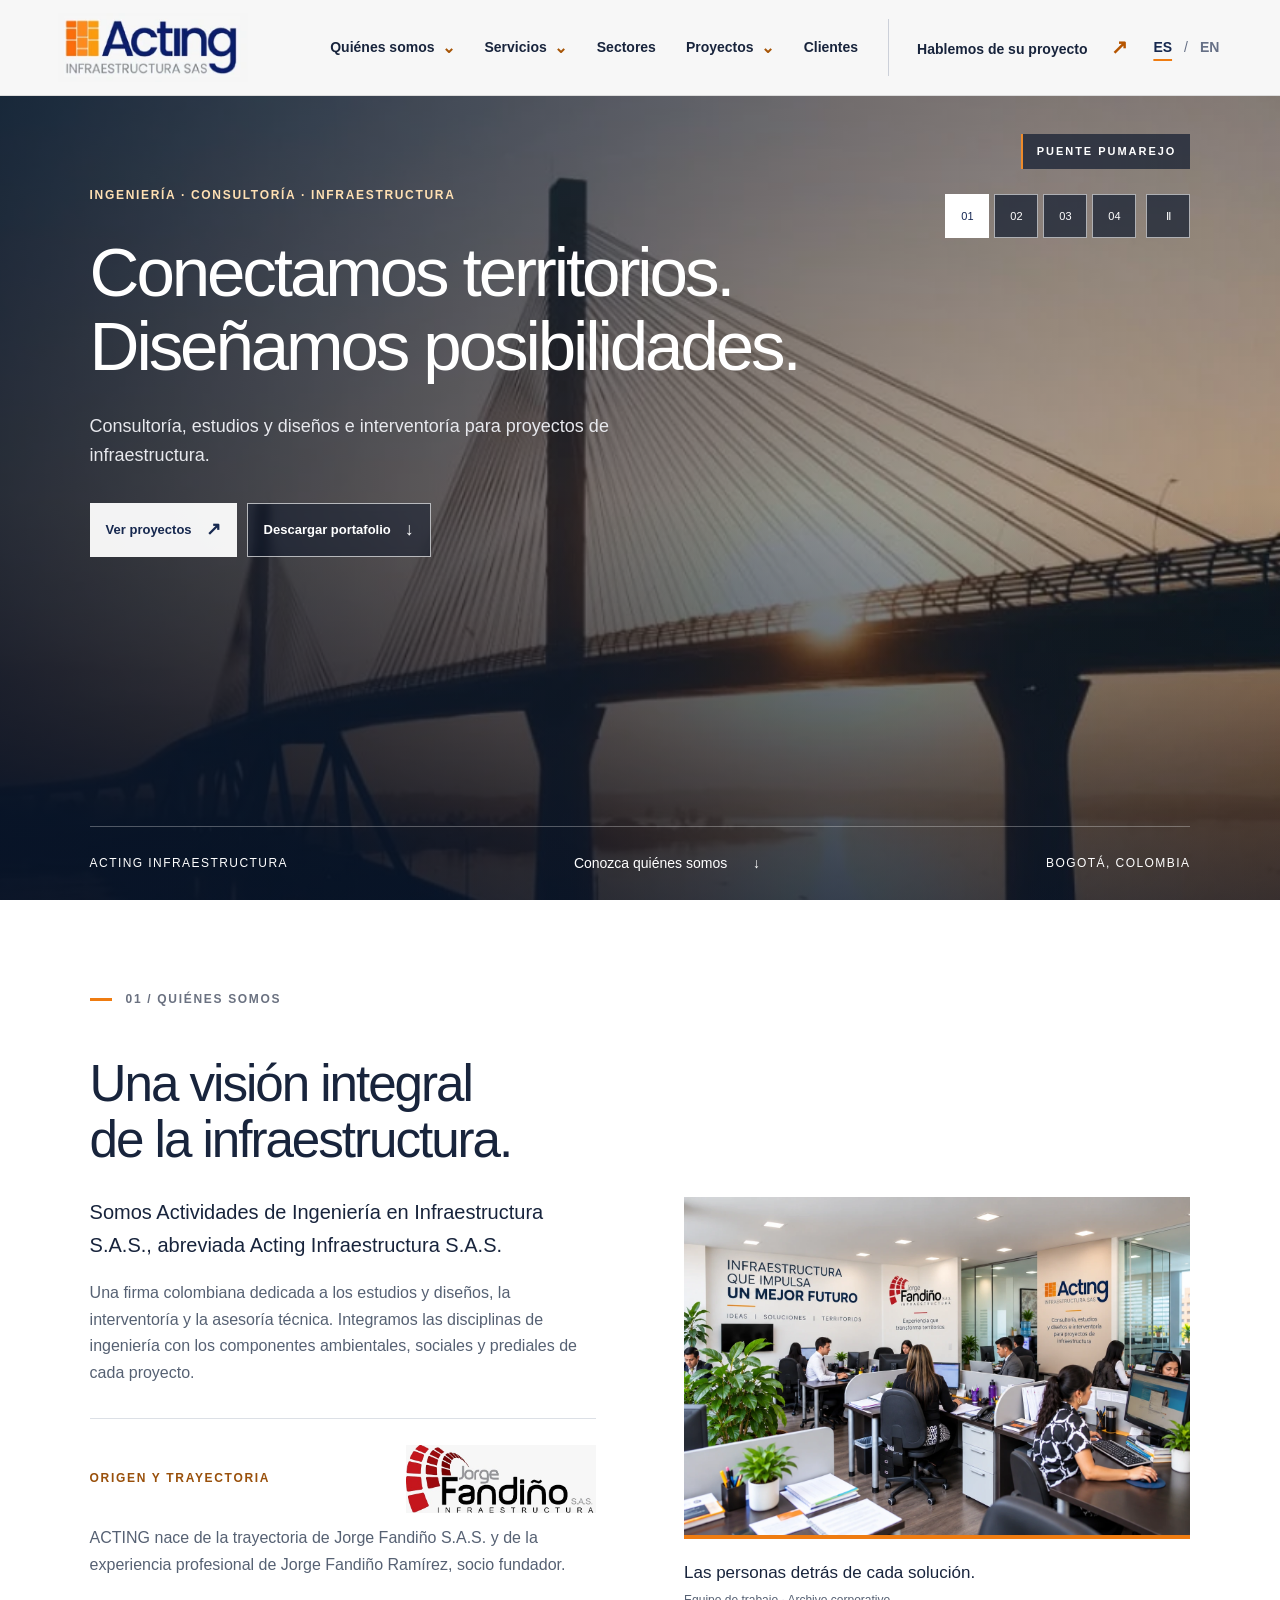
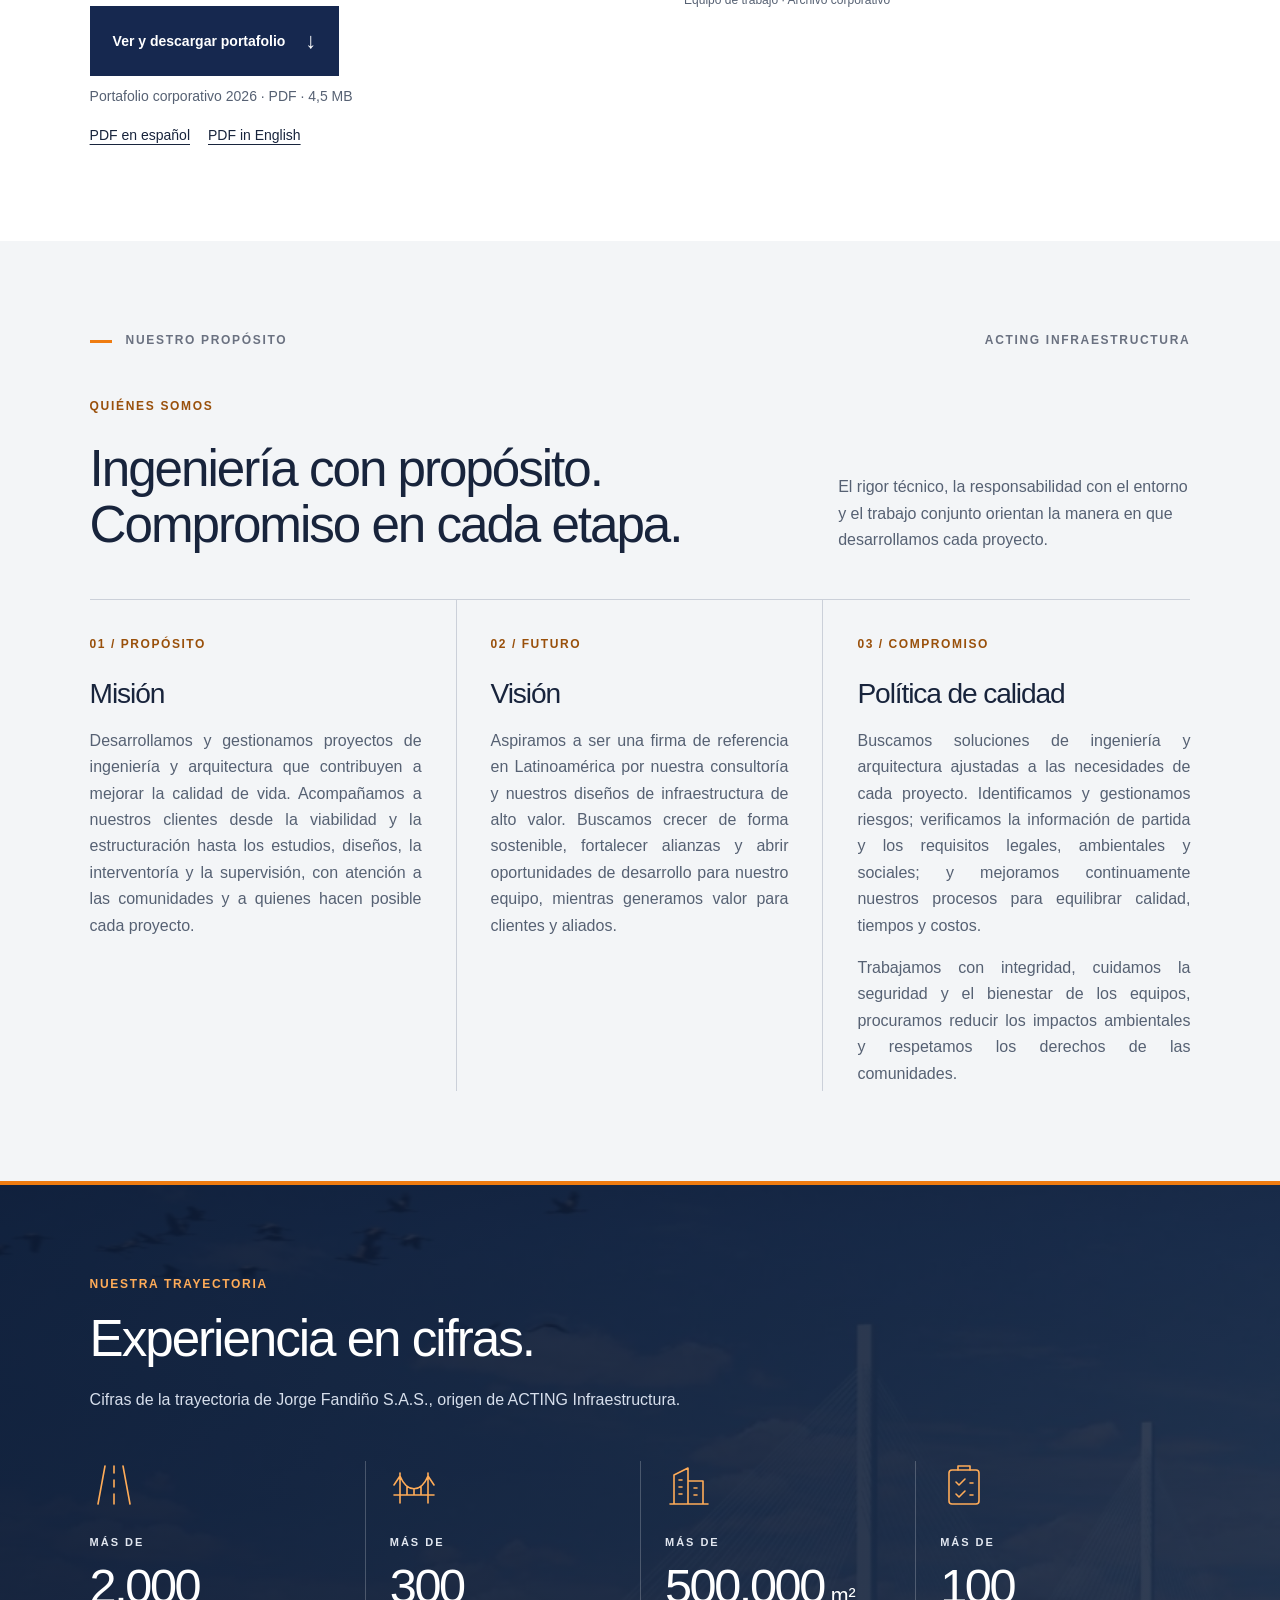
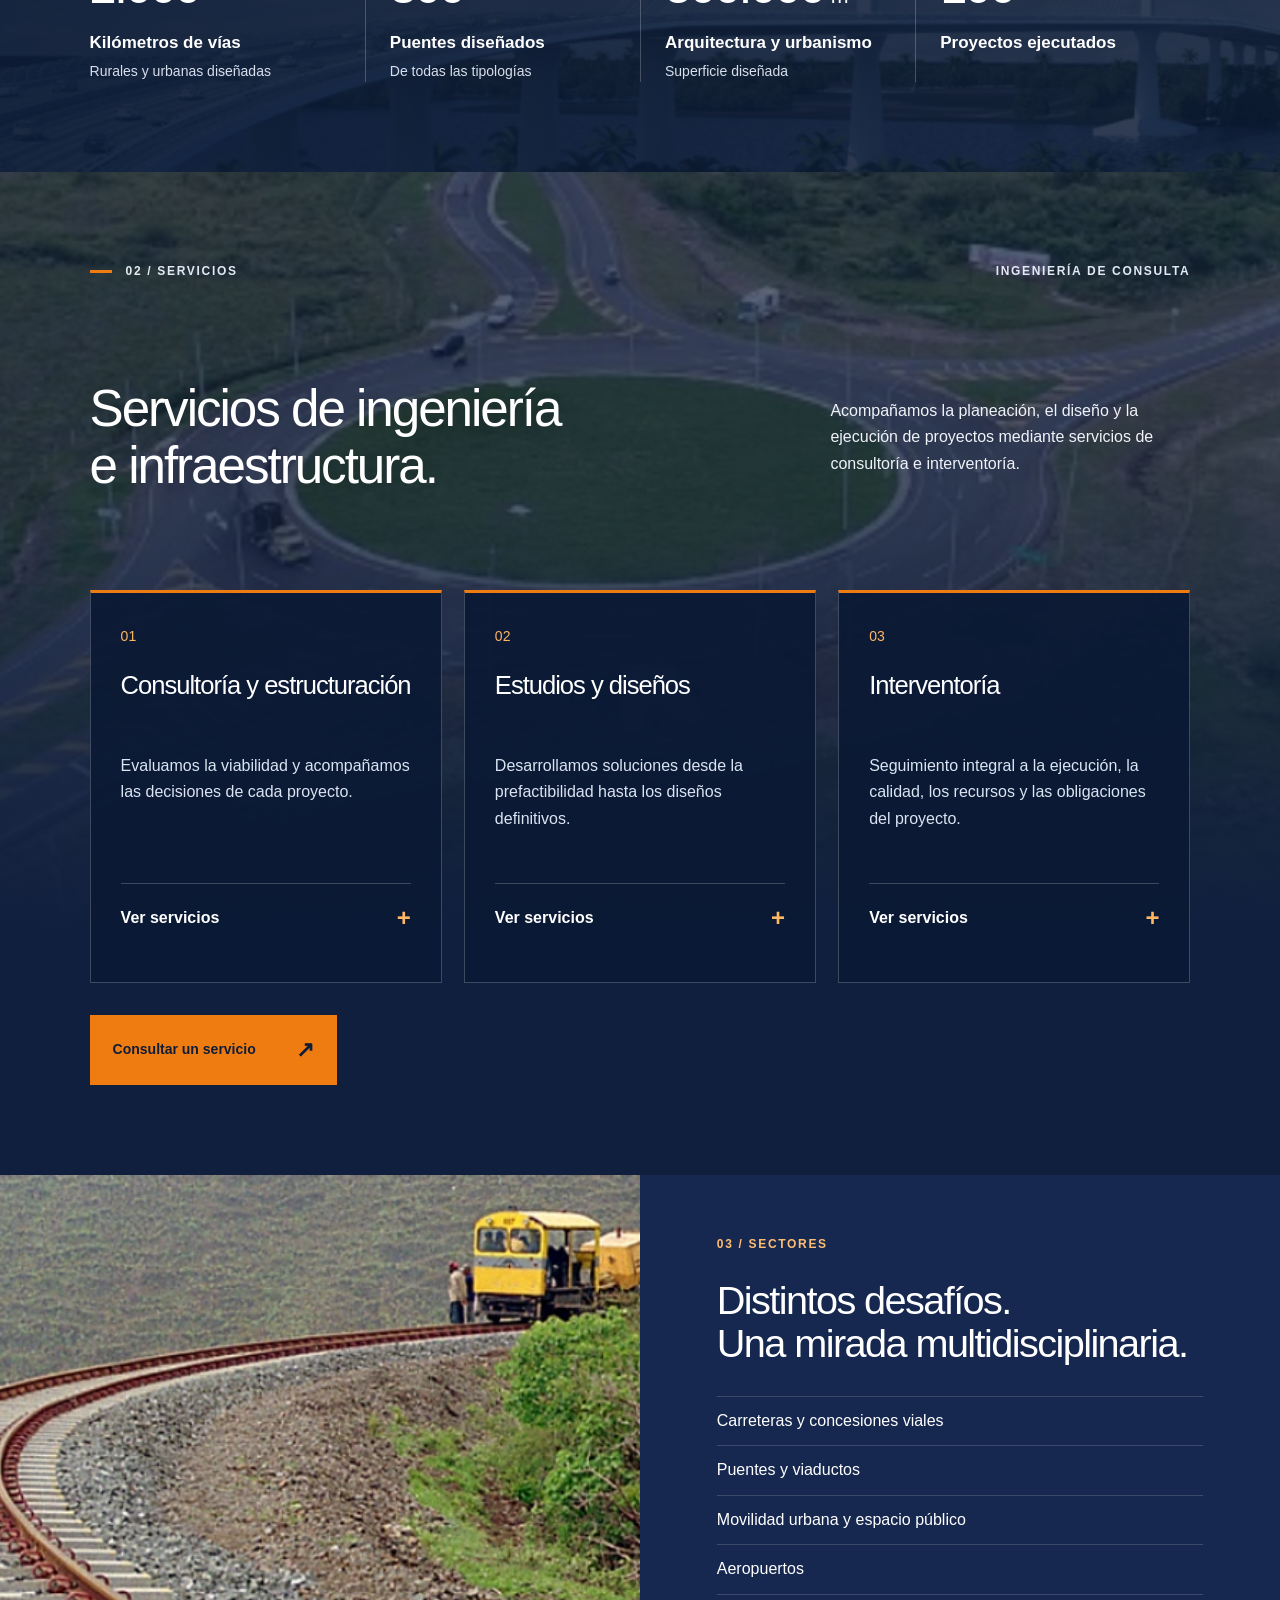
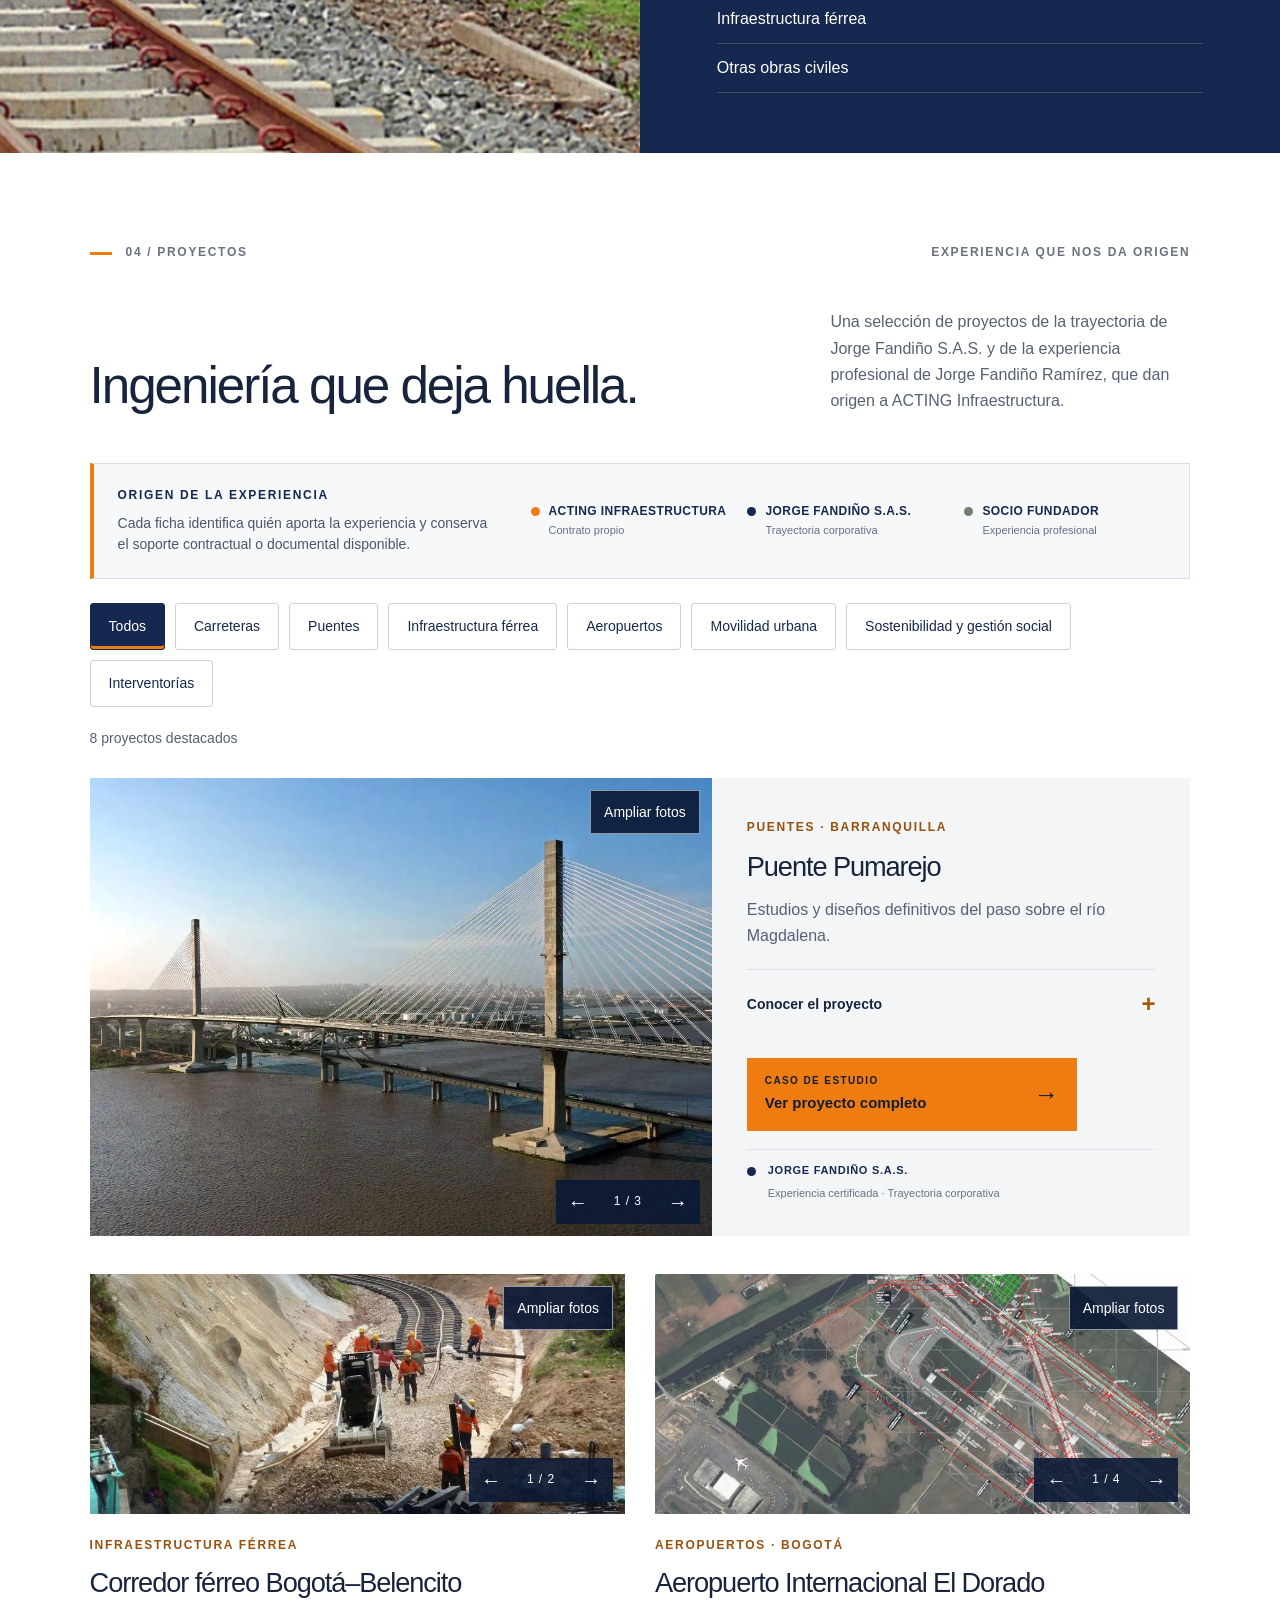
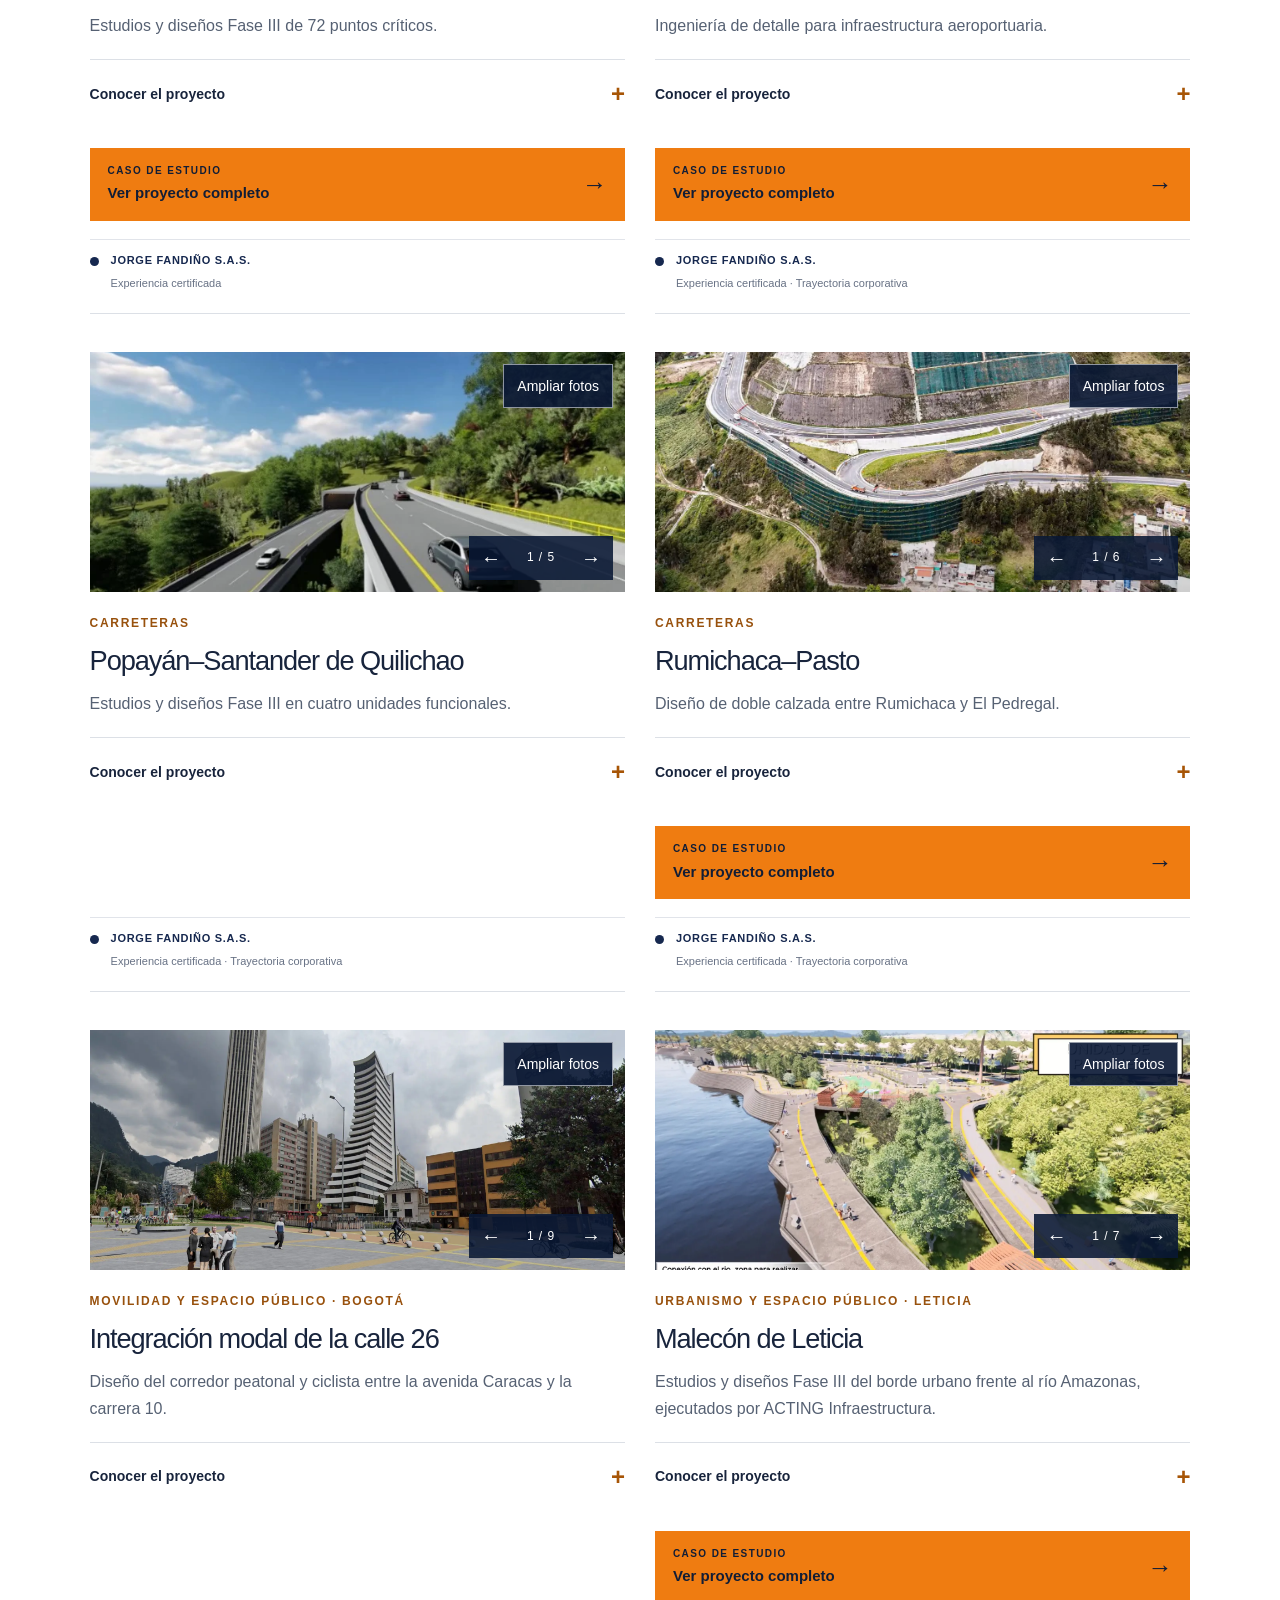
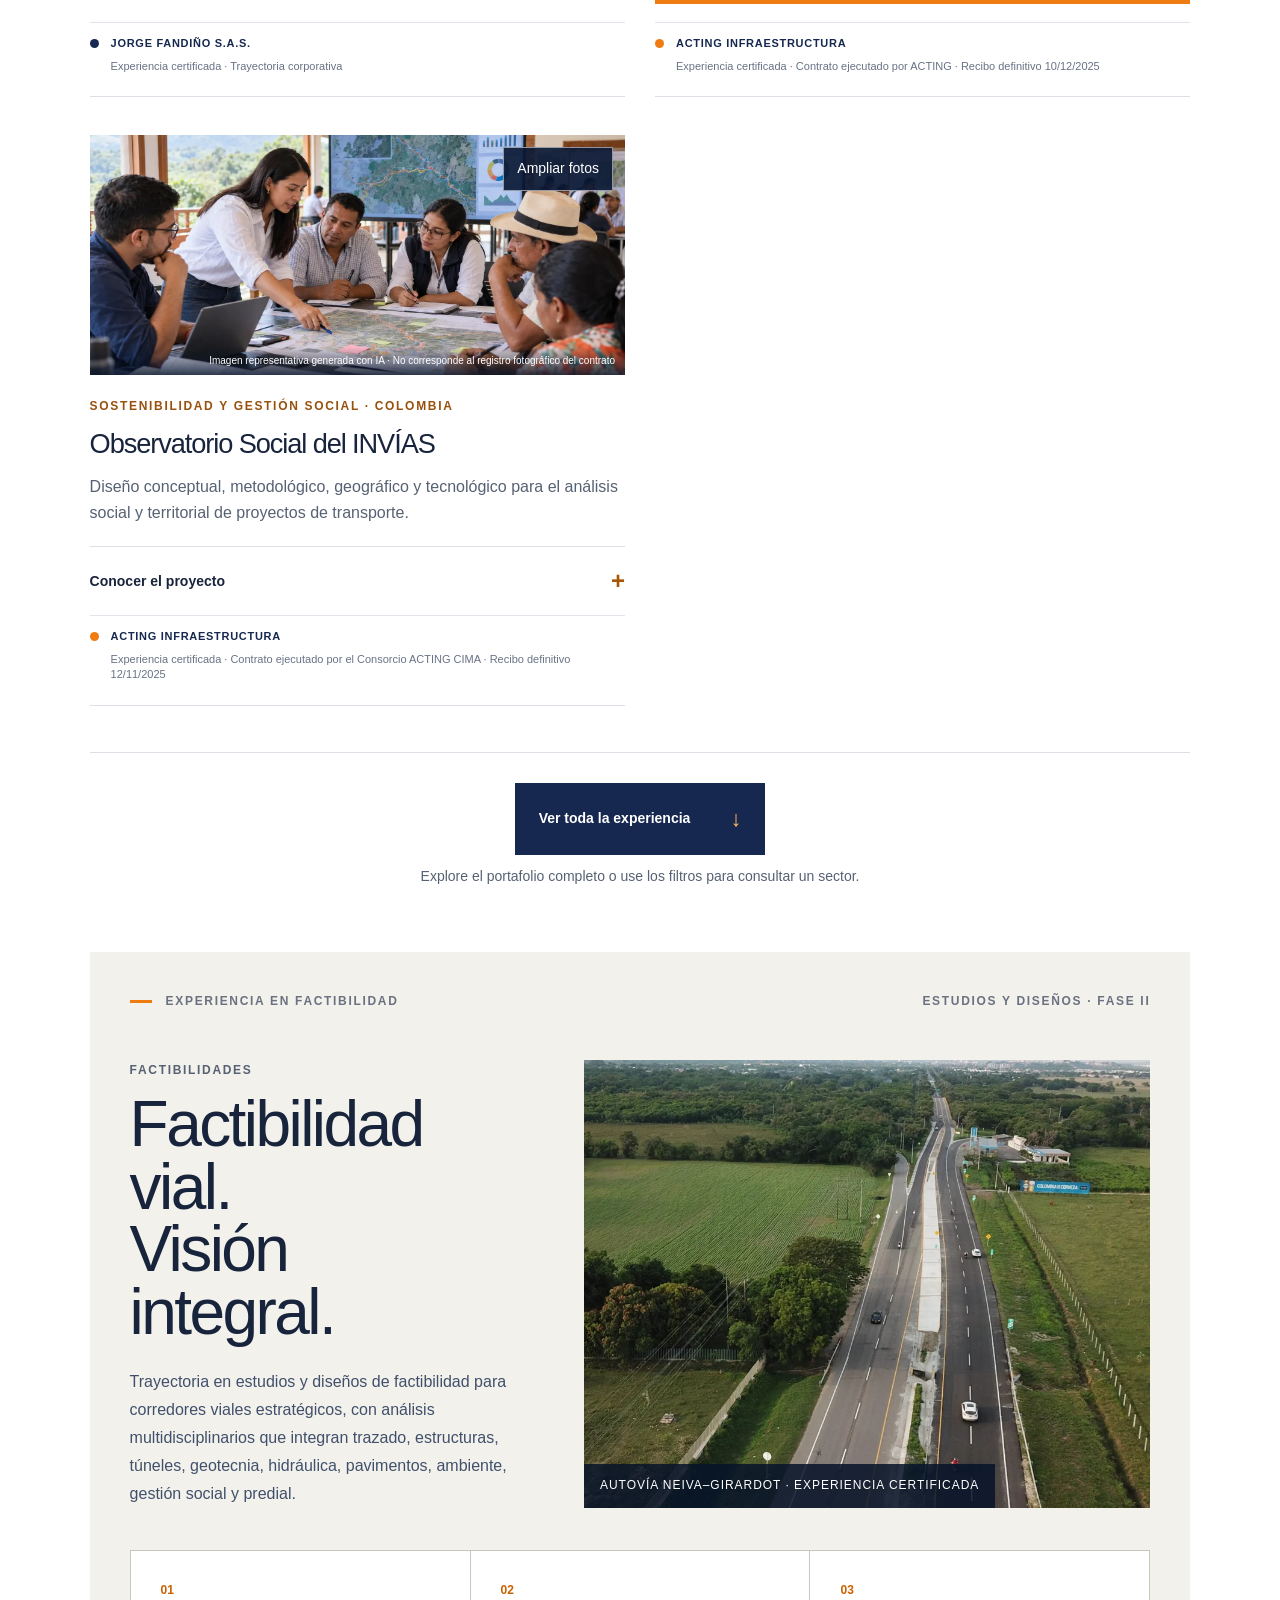
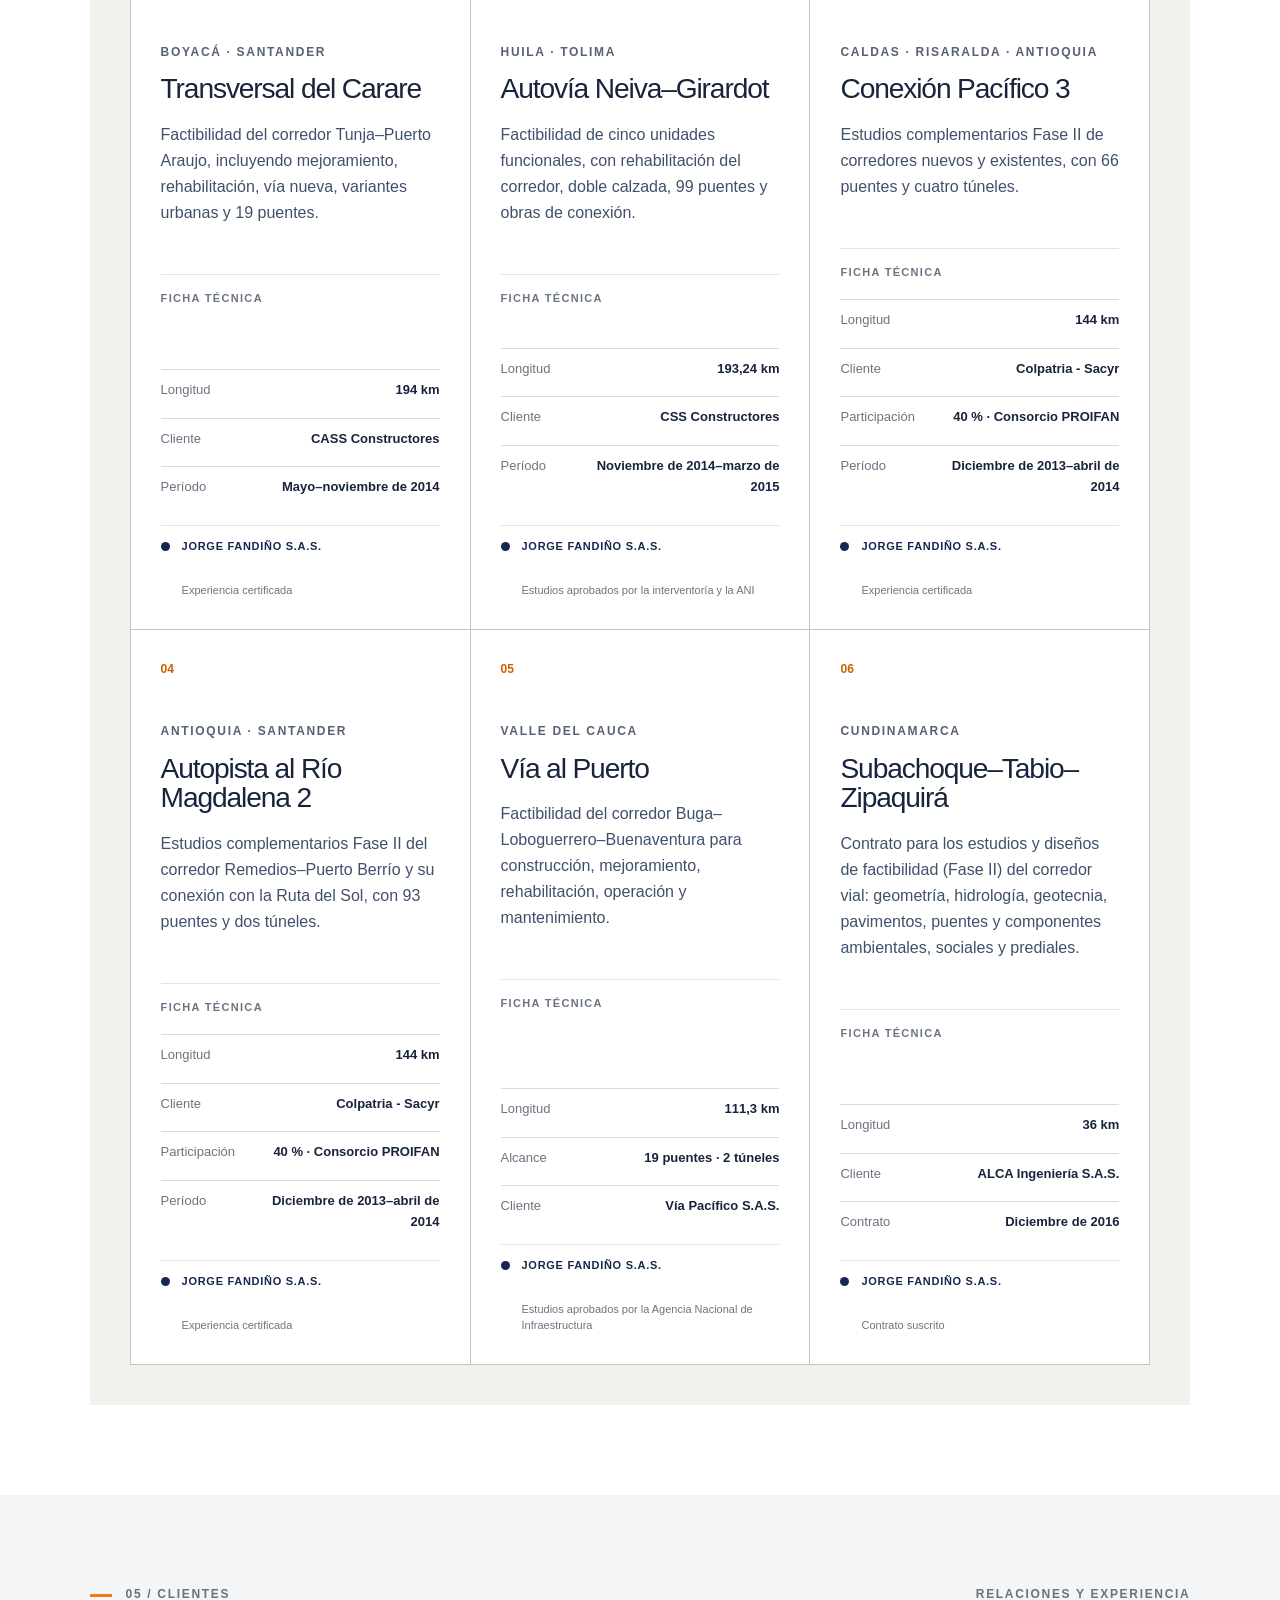
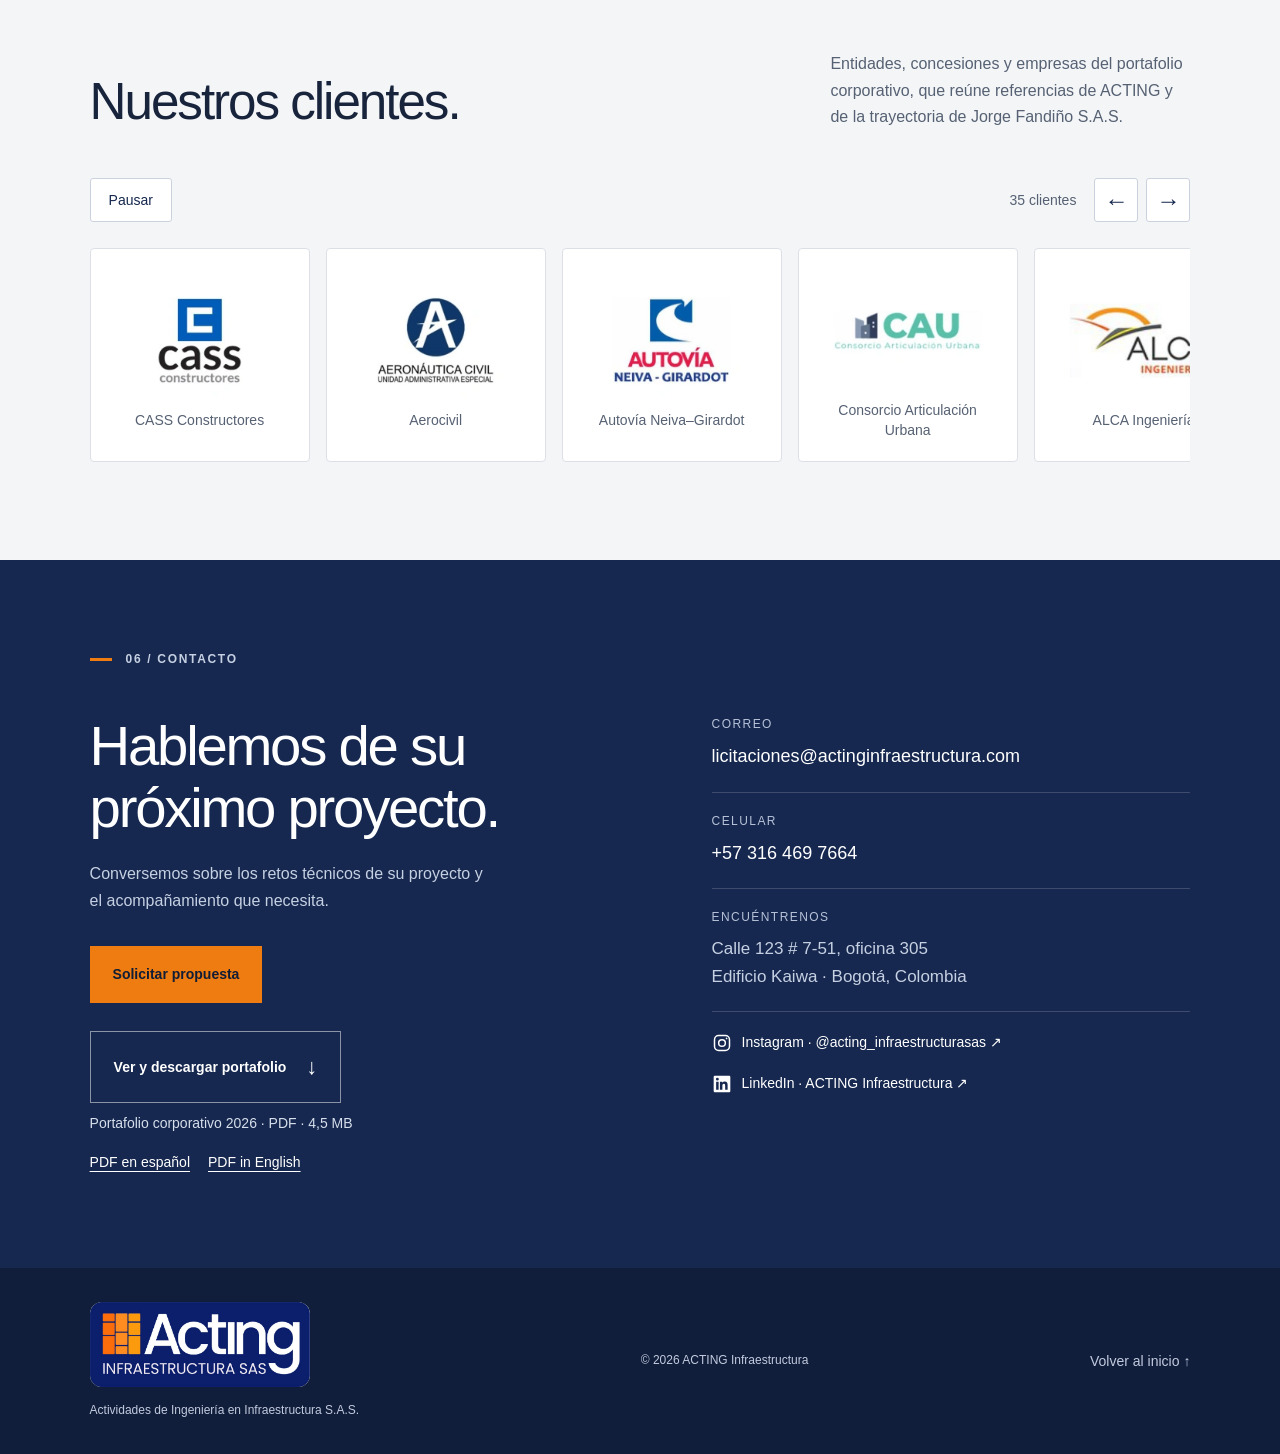
<file: index.html>
<!doctype html>
<html lang="es"><head><meta charset="utf-8"><meta name="viewport" content="width=device-width,initial-scale=1"><title>ACTING Infraestructura | Consultoría, estudios y diseños</title><meta name="description" content="Firma colombiana de consultoría en infraestructura. Estudios y diseños, estructuración de proyectos, interventoría y asesoría técnica."><meta name="theme-color" content="#152753"><link rel="stylesheet" href="styles.css"><link rel="stylesheet" href="/feasibility.css"><link rel="alternate" hreflang="es" href="https://www.actinginfraestructura.com/"><link rel="alternate" hreflang="en" href="https://www.actinginfraestructura.com/en/"><link rel="alternate" hreflang="x-default" href="https://www.actinginfraestructura.com/"><link rel="icon" href="/assets/favicon.svg" type="image/svg+xml"><meta property="og:type" content="website"><meta property="og:site_name" content="ACTING Infraestructura"><meta property="og:title" content="ACTING Infraestructura | Ingeniería y consultoría"><meta property="og:description" content="Consultoría, estudios y diseños e interventoría para proyectos de infraestructura."><meta property="og:image" content="https://www.actinginfraestructura.com/assets/hero.webp"><meta name="twitter:card" content="summary_large_image"><link rel="canonical" href="https://www.actinginfraestructura.com/"><meta property="og:url" content="https://www.actinginfraestructura.com/"></head>
<body><a class="skip" href="#contenido">Saltar al contenido</a>
<header><a href="#inicio" aria-label="ACTING Infraestructura, inicio"><img class="logo" src="assets/logo.webp" alt="Acting Infraestructura S.A.S." width="250" height="90"></a><button class="menu" aria-expanded="false" aria-controls="navegacion">Menú <span>☰</span></button><nav id="navegacion" aria-label="Navegación principal"><details class="nav-dropdown"><summary>Quiénes somos <span aria-hidden="true">⌄</span></summary><div class="nav-panel"><p>Conozca la firma</p><a href="#firma">Nuestra firma</a><a href="#origen">Origen y trayectoria</a><a href="#proposito">Misión, visión y calidad</a><a href="#experiencia">Experiencia en cifras</a></div></details>
<details class="nav-dropdown"><summary>Servicios <span aria-hidden="true">⌄</span></summary><div class="nav-panel"><p>Cómo aportamos valor</p><a href="#servicio-consultoria">Consultoría y estructuración</a><a href="#servicio-disenos">Estudios y diseños</a><a href="#servicio-interventoria">Interventoría</a></div></details>
<a href="#sectores">Sectores</a><details class="nav-dropdown"><summary>Proyectos <span aria-hidden="true">⌄</span></summary><div class="nav-panel"><p>Explore nuestra experiencia</p><a href="#proyectos" data-project-filter="all">Todos los proyectos</a><a href="#proyectos" data-project-filter="roads">Carreteras</a><a href="#proyectos" data-project-filter="bridges">Puentes y viaductos</a><a href="#proyectos" data-project-filter="rail">Infraestructura férrea</a><a href="#proyectos" data-project-filter="airports">Aeropuertos</a><a href="#proyectos" data-project-filter="urban">Movilidad urbana</a><a href="#proyectos" data-project-filter="sustainability">Sostenibilidad y gestión social</a><a href="#proyectos" data-project-filter="supervision">Interventorías</a><a href="#factibilidades">Factibilidades</a></div></details>
<a href="#clientes">Clientes</a><a class="nav-contact" href="#contacto">Hablemos de su proyecto <span aria-hidden="true">↗</span></a></nav><div class="language-switch" role="group" aria-label="Seleccionar idioma"><a href="/" lang="es" hreflang="es" aria-label="Español" aria-current="page">ES</a><span aria-hidden="true">/</span><a href="/en/" lang="en" hreflang="en" aria-label="English">EN</a></div></header>
<main id="contenido"><section id="inicio" class="hero"><div class="hero-slides"><img class="hero-image hero-slide is-active" src="assets/hero.webp" alt="Puente Pumarejo sobre el río Magdalena al atardecer" width="1440" height="520" fetchpriority="high"><img class="hero-image hero-slide" src="assets/hero-ferrocarril.webp" alt="Tren de carga en el corredor férreo del Pacífico" width="1600" height="1066" loading="lazy" aria-hidden="true"><img class="hero-image hero-slide" src="assets/hero-vias-cali.webp" alt="Vista aérea de puentes y vías urbanas en Cali" width="2048" height="1362" loading="lazy" aria-hidden="true"><img class="hero-image hero-slide" src="assets/hero-vias-valle.webp" alt="Vista aérea de un intercambiador vial de Vías del Valle" width="1472" height="720" loading="lazy" aria-hidden="true"></div><div class="hero-content"><p class="eyebrow">INGENIERÍA · CONSULTORÍA · INFRAESTRUCTURA</p><h1>Conectamos territorios.<br><em>Diseñamos posibilidades.</em></h1><p class="hero-intro">Consultoría, estudios y diseños e interventoría para proyectos de infraestructura.</p><div class="hero-actions"><a class="button light" href="#proyectos">Ver proyectos <span aria-hidden="true">↗</span></a><a class="button hero-download" href="/assets/portafolio-acting-2026-final.pdf?v=d8ad0be1a919" target="_blank" rel="noopener">Descargar portafolio <span aria-hidden="true">↓</span></a></div></div><span class="hero-photo-label">PUENTE PUMAREJO</span><div class="hero-slide-controls" role="group" aria-label="Fotos de portada"><button type="button" class="hero-slide-dot" aria-label="Mostrar Puente Pumarejo" aria-pressed="true">01</button><button type="button" class="hero-slide-dot" aria-label="Mostrar corredor férreo del Pacífico" aria-pressed="false">02</button><button type="button" class="hero-slide-dot" aria-label="Mostrar Vías de Cali" aria-pressed="false">03</button><button type="button" class="hero-slide-dot" aria-label="Mostrar Vías del Valle" aria-pressed="false">04</button><button type="button" class="hero-slide-toggle" aria-label="Pausar fotos" aria-pressed="false">Ⅱ</button></div><div class="hero-foot"><span>ACTING INFRAESTRUCTURA</span><a href="#firma">Conozca quiénes somos <span aria-hidden="true">↓</span></a><span>BOGOTÁ, COLOMBIA</span></div></section>
<section class="section firm" id="firma"><div class="section-label"><span>01 / QUIÉNES SOMOS</span></div><div class="firm-layout"><div><h2>Una visión integral<br>de la infraestructura.</h2><p class="lead">Somos Actividades de Ingeniería en Infraestructura S.A.S., abreviada Acting Infraestructura S.A.S.</p><p>Una firma colombiana dedicada a los estudios y diseños, la interventoría y la asesoría técnica. Integramos las disciplinas de ingeniería con los componentes ambientales, sociales y prediales de cada proyecto.</p><div class="origin" id="origen"><div class="origin-heading"><span class="eyebrow">ORIGEN Y TRAYECTORIA</span><img class="origin-logo" src="assets/jorge-fandino-logo.jpeg" alt="Jorge Fandiño S.A.S. Infraestructura" width="585" height="210" loading="lazy"></div><p>ACTING nace de la trayectoria de Jorge Fandiño S.A.S. y de la experiencia profesional de Jorge Fandiño Ramírez, socio fundador.</p></div><div class="portfolio-download"><a class="button portfolio-button" href="/assets/portafolio-acting-2026-final.pdf?v=d8ad0be1a919" target="_blank" rel="noopener" type="application/pdf" aria-label="Ver y descargar el portafolio corporativo 2026 en PDF, abre en otra pestaña">Ver y descargar portafolio <span aria-hidden="true">↓</span></a><p>Portafolio corporativo 2026 · PDF · 4,5 MB</p><div class="portfolio-languages" aria-label="Idioma del portafolio"><a href="/assets/portafolio-acting-2026-final.pdf" target="_blank" rel="noopener" lang="es">PDF en español</a><a href="/assets/portfolio-acting-2026-en.pdf" target="_blank" rel="noopener" lang="en">PDF in English</a></div></div></div><figure><img src="assets/team-brochure.webp" alt="Equipo de trabajo en la oficina, archivo corporativo" width="1442" height="962" loading="lazy"><figcaption>Las personas detrás de cada solución.<span>Equipo de trabajo · Archivo corporativo</span></figcaption></figure></div></section>
<section id="proposito" class="section purpose" aria-labelledby="purpose-title"><div class="section-label"><span>NUESTRO PROPÓSITO</span><span>ACTING INFRAESTRUCTURA</span></div><div class="purpose-heading"><p class="eyebrow">QUIÉNES SOMOS</p><h2 id="purpose-title">Ingeniería con propósito.<br>Compromiso en cada etapa.</h2><p>El rigor técnico, la responsabilidad con el entorno y el trabajo conjunto orientan la manera en que desarrollamos cada proyecto.</p></div><div class="purpose-grid"><article><span class="purpose-number">01 / PROPÓSITO</span><h3>Misión</h3><p>Desarrollamos y gestionamos proyectos de ingeniería y arquitectura que contribuyen a mejorar la calidad de vida. Acompañamos a nuestros clientes desde la viabilidad y la estructuración hasta los estudios, diseños, la interventoría y la supervisión, con atención a las comunidades y a quienes hacen posible cada proyecto.</p></article><article><span class="purpose-number">02 / FUTURO</span><h3>Visión</h3><p>Aspiramos a ser una firma de referencia en Latinoamérica por nuestra consultoría y nuestros diseños de infraestructura de alto valor. Buscamos crecer de forma sostenible, fortalecer alianzas y abrir oportunidades de desarrollo para nuestro equipo, mientras generamos valor para clientes y aliados.</p></article><article class="purpose-quality"><span class="purpose-number">03 / COMPROMISO</span><h3>Política de calidad</h3><p>Buscamos soluciones de ingeniería y arquitectura ajustadas a las necesidades de cada proyecto. Identificamos y gestionamos riesgos; verificamos la información de partida y los requisitos legales, ambientales y sociales; y mejoramos continuamente nuestros procesos para equilibrar calidad, tiempos y costos.</p><p>Trabajamos con integridad, cuidamos la seguridad y el bienestar de los equipos, procuramos reducir los impactos ambientales y respetamos los derechos de las comunidades.</p></article></div></section>
<section id="experiencia" class="section experience" aria-labelledby="experience-title"><div class="experience-heading"><p class="eyebrow">NUESTRA TRAYECTORIA</p><h2 id="experience-title">Experiencia en cifras.</h2><p class="experience-note">Cifras de la trayectoria de Jorge Fandiño S.A.S., origen de ACTING Infraestructura.</p></div><div class="metrics-grid"><div class="metric"><svg viewBox="0 0 48 48" width="48" height="48" fill="none" stroke="currentColor" stroke-width="1.6" stroke-linecap="round" stroke-linejoin="round" aria-hidden="true" focusable="false"><path d="M15 5 8 43M33 5l7 38M24 5v7m0 7v7m0 7v10"/></svg><h3>Kilómetros de vías</h3><div class="metric-number"><span class="metric-prefix">MÁS DE</span><span class="metric-value">2.000</span></div><p>Rurales y urbanas diseñadas</p></div><div class="metric"><svg viewBox="0 0 48 48" width="48" height="48" fill="none" stroke="currentColor" stroke-width="1.6" stroke-linecap="round" stroke-linejoin="round" aria-hidden="true" focusable="false"><path d="M4 34h40M10 42V12m28 30V12M10 15c7 17 21 17 28 0M4 24l6-9m28 0 6 9M17 25v9m7-6v6m7-9v9"/></svg><h3>Puentes diseñados</h3><div class="metric-number"><span class="metric-prefix">MÁS DE</span><span class="metric-value">300</span></div><p>De todas las tipologías</p></div><div class="metric"><svg viewBox="0 0 48 48" width="48" height="48" fill="none" stroke="currentColor" stroke-width="1.6" stroke-linecap="round" stroke-linejoin="round" aria-hidden="true" focusable="false"><path d="M5 43h38M9 43V14l14-7v36m0-23h15v23M14 19h3m-3 7h3m-3 7h3m12-6h3m-3 7h3"/></svg><h3>Arquitectura y urbanismo</h3><div class="metric-number"><span class="metric-prefix">MÁS DE</span><span class="metric-value">500.000<span class="metric-unit">m²</span></span></div><p>Superficie diseñada</p></div><div class="metric"><svg viewBox="0 0 48 48" width="48" height="48" fill="none" stroke="currentColor" stroke-width="1.6" stroke-linecap="round" stroke-linejoin="round" aria-hidden="true" focusable="false"><rect x="9" y="9" width="30" height="34" rx="3"/><path d="M18 9V5h12v4M16 21l3 3 6-6m-9 15 3 3 6-6m5-8h3m-3 12h3"/></svg><h3>Proyectos ejecutados</h3><div class="metric-number"><span class="metric-prefix">MÁS DE</span><span class="metric-value">100</span></div></div></div></section>

<section class="services section" id="servicios"><div class="section-label"><span>02 / SERVICIOS</span><span>INGENIERÍA DE CONSULTA</span></div><div class="section-heading"><h2>Servicios de ingeniería<br>e infraestructura.</h2><p>Acompañamos la planeación, el diseño y la ejecución de proyectos mediante servicios de consultoría e interventoría.</p></div><div class="service-panels"><article class="service-panel" id="servicio-consultoria"><span class="number">01</span><h3>Consultoría y estructuración</h3><p>Evaluamos la viabilidad y acompañamos las decisiones de cada proyecto.</p><details><summary>Ver servicios <span aria-hidden="true">+</span></summary><ul><li>Asesoría en licitaciones y estructuración de proyectos.</li><li>Debida diligencia.</li><li>Análisis de riesgos y sostenibilidad.</li><li>Reportes periódicos a entes de control y clientes.</li><li>Asesoría técnica durante la construcción.</li></ul></details>
</article>
<article class="service-panel" id="servicio-disenos"><span class="number">02</span><h3>Estudios y diseños</h3><p>Desarrollamos soluciones desde la prefactibilidad hasta los diseños definitivos.</p><details><summary>Ver servicios <span aria-hidden="true">+</span></summary><ul><li>Estudios y diseños de prefactibilidad (Fase I) y factibilidad (Fase II) técnica y financiera.</li><li>Estudios y diseños definitivos (Fase III).</li><li>Estudios ambientales, sociales y prediales.</li><li>Diseño y planificación de proyectos viales urbanos y rurales.</li><li>Estudios y diseños de vías férreas.</li><li>Estudios y diseños de estructuras complejas.</li><li>Estudios y diseños de túneles.</li><li>Estudios y diseños de aeropuertos.</li><li>Estudios y diseños de edificaciones.</li><li>Estudios de urbanismo y paisajismo.</li><li>Diseños de malecones y estructuras similares.</li></ul></details>
</article>
<article class="service-panel" id="servicio-interventoria"><span class="number">03</span><h3>Interventoría</h3><p>Seguimiento integral a la ejecución, la calidad, los recursos y las obligaciones del proyecto.</p><details><summary>Ver servicios <span aria-hidden="true">+</span></summary><ul><li>Interventoría técnica, administrativa, financiera, legal y ambiental.</li><li>Seguimiento de cronogramas y control de ejecución.</li><li>Verificación de cumplimiento normativo y contractual.</li><li>Supervisión de calidad de materiales y procesos constructivos.</li><li>Evaluación de cumplimiento ambiental y de seguridad industrial (SST).</li><li>Apoyo a la gestión predial y social de proyectos.</li><li>Control presupuestal y financiero del proyecto.</li></ul></details>
</article>
</div><a class="button service-contact" href="#contacto">Consultar un servicio <span aria-hidden="true">↗</span></a></section>
<section id="sectores" class="sectors"><div class="sector-image"><img src="assets/rail.webp" alt="Corredor ferroviario del archivo corporativo" width="1440" height="405" loading="lazy"></div><div class="sector-content"><p class="eyebrow">03 / SECTORES</p><h2>Distintos desafíos.<br>Una mirada multidisciplinaria.</h2><ul><li>Carreteras y concesiones viales</li><li>Puentes y viaductos</li><li>Movilidad urbana y espacio público</li><li>Aeropuertos</li><li>Infraestructura férrea</li><li>Otras obras civiles</li></ul></div></section>
<section id="proyectos" class="section projects"><div class="section-label"><span>04 / PROYECTOS</span><span>EXPERIENCIA QUE NOS DA ORIGEN</span></div><div class="section-heading"><h2>Ingeniería que deja huella.</h2><p>Una selección de proyectos de la trayectoria de Jorge Fandiño S.A.S. y de la experiencia profesional de Jorge Fandiño Ramírez, que dan origen a ACTING Infraestructura.</p></div><div class="experience-origin-key" aria-label="Origen de la experiencia"><div><p class="eyebrow">ORIGEN DE LA EXPERIENCIA</p><p>Cada ficha identifica quién aporta la experiencia y conserva el soporte contractual o documental disponible.</p></div><ul><li><span class="origin-dot origin-dot--acting"></span><strong>ACTING Infraestructura</strong><small>Contrato propio</small></li><li><span class="origin-dot origin-dot--jfsas"></span><strong>Jorge Fandiño S.A.S.</strong><small>Trayectoria corporativa</small></li><li><span class="origin-dot origin-dot--founder"></span><strong>Socio fundador</strong><small>Experiencia profesional</small></li></ul></div><div class="project-filters" role="group" aria-label="Filtrar proyectos por sector" hidden><button type="button" data-filter="all" aria-pressed="true">Todos</button><button type="button" data-filter="roads" aria-pressed="false">Carreteras</button><button type="button" data-filter="bridges" aria-pressed="false">Puentes</button><button type="button" data-filter="rail" aria-pressed="false">Infraestructura férrea</button><button type="button" data-filter="airports" aria-pressed="false">Aeropuertos</button><button type="button" data-filter="urban" aria-pressed="false">Movilidad urbana</button><button type="button" data-filter="sustainability" aria-pressed="false">Sostenibilidad y gestión social</button><button type="button" data-filter="supervision" aria-pressed="false">Interventorías</button></div><p class="project-results" role="status" aria-live="polite"></p><div class="project-grid" id="project-list">
<article class="project featured" id="puente-pumarejo" data-sector="bridges" data-showcase="true"><div class="project-gallery" data-gallery aria-label="Galería del proyecto Puente Pumarejo"><div class="gallery-track"><img src="assets/pumarejo-2.webp" alt="Vista aérea del Puente Pumarejo terminado sobre el río Magdalena" width="1280" height="720" loading="lazy" decoding="async"><img src="assets/pumarejo-1.webp" alt="Vista aérea de la construcción del Puente Pumarejo junto al puente anterior" width="2048" height="1152" loading="lazy" decoding="async" hidden><img src="assets/pumarejo-3.webp" alt="Pilones, tirantes y viaductos del Puente Pumarejo durante su construcción" width="1600" height="738" loading="lazy" decoding="async" hidden></div><div class="gallery-controls"><button type="button" class="gallery-prev" aria-label="Fotografía anterior">←</button><span class="gallery-counter" aria-live="polite">1 / 3</span><button type="button" class="gallery-next" aria-label="Fotografía siguiente">→</button></div></div><div class="project-body"><span class="eyebrow">PUENTES · BARRANQUILLA</span><h3>Puente Pumarejo</h3><p>Estudios y diseños definitivos del paso sobre el río Magdalena.</p><details><summary>Conocer el proyecto <span aria-hidden="true">+</span></summary><div class="details"><p>Participación de Jorge Fandiño S.A.S., junto con otras empresas, en el diseño Fase III del puente atirantado, los viaductos de acceso y las conexiones viales.</p><p class="technical-sheet-label">Ficha técnica</p><dl><div><dt>Cliente</dt><dd>INVÍAS</dd></div><div><dt>Período</dt><dd>2013–2015</dd></div><div><dt>Alcance</dt><dd>380 m de luz principal · 2,88 km entre estribos · 6 carriles</dd></div></dl></div></details><a class="case-link" href="/proyectos/puente-pumarejo/"><span class="case-link-label">CASO DE ESTUDIO</span><strong>Ver proyecto completo</strong><span class="case-link-arrow" aria-hidden="true">→</span></a>
<div class="project-origin project-origin--jfsas"><span>JORGE FANDIÑO S.A.S.</span><small>Experiencia certificada · Trayectoria corporativa</small></div></div></article>

<article class="project" id="puente-barlovento" data-sector="bridges"><div class="project-gallery" data-gallery aria-label="Galería del proyecto Puente Barlovento"><div class="gallery-track"><img src="assets/barlovento-1.webp" alt="Visualización aérea del diseño del Puente Barlovento en Barranquilla" width="2048" height="1212" loading="lazy" decoding="async"><img src="assets/barlovento-2.webp" alt="Visualización del trazado vial y el Puente Barlovento sobre el caño de Las Compañías" width="2048" height="1202" loading="lazy" decoding="async" hidden><img src="assets/barlovento-3.webp" alt="Visualización cercana del diseño estructural y vial del Puente Barlovento" width="2048" height="1423" loading="lazy" decoding="async" hidden></div><div class="gallery-controls"><button type="button" class="gallery-prev" aria-label="Fotografía anterior">←</button><span class="gallery-counter" aria-live="polite">1 / 3</span><button type="button" class="gallery-next" aria-label="Fotografía siguiente">→</button></div></div><div class="project-body"><span class="eyebrow">PUENTES · BARRANQUILLA</span><h3>Puente Barlovento</h3><p>Estudios y diseños Fase III estructurales, geométricos y urbanísticos.</p><details><summary>Conocer el proyecto <span aria-hidden="true">+</span></summary><div class="details"><p>Estudios y diseños Fase III del puente sobre el caño de Las Compañías y de su conexión vial entre la glorieta existente y la proyectada. El alcance incluyó el diseño detallado de vigas, cimentaciones, cabezales, pilas, riostras, geometría vial y urbanismo.</p><p class="technical-sheet-label">Ficha técnica</p><dl><div><dt>Cliente</dt><dd>A Construir S.A.</dd></div><div><dt>Período</dt><dd>18 de abril – 18 de julio de 2017</dd></div><div><dt>Duración</dt><dd>3 meses</dd></div><div><dt>Tipología</dt><dd>Vigas preesforzadas / tablero</dd></div><div><dt>Dimensiones</dt><dd>120 m de longitud · 22 m de ancho de tablero</dd></div></dl></div></details>
<div class="project-origin project-origin--jfsas"><span>JORGE FANDIÑO S.A.S.</span><small>Experiencia certificada</small></div></div></article>

<article class="project" id="tercer-puente-rio-sinu" data-sector="bridges"><div class="project-gallery" data-gallery aria-label="Galería del proyecto Tercer Puente sobre el río Sinú"><div class="gallery-track"><img src="assets/puente-sinu-3.webp" alt="Visualización lateral del Tercer Puente sobre el río Sinú en Montería" width="2048" height="1152" loading="lazy" decoding="async"><img src="assets/puente-sinu-1.webp" alt="Visualización aérea del puente, la calzada y la infraestructura peatonal y ciclista" width="2048" height="1152" loading="lazy" decoding="async" hidden><img src="assets/puente-sinu-2.webp" alt="Visualización del andén y la ciclorruta del Tercer Puente sobre el río Sinú" width="2048" height="1152" loading="lazy" decoding="async" hidden></div><div class="gallery-controls"><button type="button" class="gallery-prev" aria-label="Fotografía anterior">←</button><span class="gallery-counter" aria-live="polite">1 / 3</span><button type="button" class="gallery-next" aria-label="Fotografía siguiente">→</button></div></div><div class="project-body"><span class="eyebrow">PUENTES · MONTERÍA</span><h3>Tercer Puente sobre el río Sinú</h3><p>Estudios y diseños Fase III del puente y sus accesos.</p><details><summary>Conocer el proyecto <span aria-hidden="true">+</span></summary><div class="details"><p>Estudios y diseños Fase III del tercer puente sobre el río Sinú y sus accesos, y solución a nivel de prefactibilidad para la intersección vial de la calle 20. La estructura fue diseñada mediante voladizos sucesivos y vigas postensadas.</p><p class="technical-sheet-label">Ficha técnica</p><dl><div><dt>Cliente</dt><dd>Instituto Nacional de Vías — INVÍAS</dd></div><div><dt>Contrato</dt><dd>1550 de 2021</dd></div><div><dt>Período</dt><dd>4 de octubre de 2021 – 3 de agosto de 2022</dd></div><div><dt>Dimensiones</dt><dd>381,50 m de longitud · 160 m de luz principal · 14,20 m de ancho</dd></div><div><dt>Contratista</dt><dd>Consorcio Puente Sinú FIA</dd></div><div><dt>Participación</dt><dd>Jorge Fandiño S.A.S. · 40 %</dd></div></dl></div></details>
<div class="project-origin project-origin--jfsas"><span>JORGE FANDIÑO S.A.S.</span><small>Experiencia certificada</small></div></div></article>

<article class="project" id="puentes-avenida-mutis" data-sector="bridges"><img src="assets/puente-mutis.webp" alt="Puentes vehiculares de la avenida José Celestino Mutis en la intersección con la avenida Boyacá" width="1080" height="624" loading="lazy" decoding="async"><div class="project-body"><span class="eyebrow">PUENTES · BOGOTÁ</span><h3>Puentes avenida José Celestino Mutis</h3><p>Diseños y construcción de dos puentes vehiculares y un bicipuente en la intersección con la avenida Boyacá.</p><details><summary>Conocer el proyecto <span aria-hidden="true">+</span></summary><div class="details"><p>Complementación, actualización y ajuste de diseños, y construcción de la avenida José Celestino Mutis —calle 63— entre las avenidas Constitución y Boyacá, incluida la intersección elevada con la avenida Boyacá.</p><p class="technical-sheet-label">Ficha técnica</p><dl><div><dt>Cliente</dt><dd>Instituto de Desarrollo Urbano — IDU</dd></div><div><dt>Contrato</dt><dd>IDU 1851 de 2015</dd></div><div><dt>Infraestructura</dt><dd>2 puentes vehiculares de 3 carriles · 1 bicipuente</dd></div><div><dt>Longitudes</dt><dd>393,30 m calzada norte · 392,55 m calzada sur · 357 m bicipuente</dd></div><div><dt>Contratista</dt><dd>Unión Temporal Puente Mutis</dd></div></dl></div></details>
<div class="project-origin project-origin--jfsas"><span>JORGE FANDIÑO S.A.S.</span><small>Experiencia certificada</small></div></div></article>

<article class="project" id="puente-peatonal-calle-127" data-sector="bridges"><div class="project-gallery" data-gallery aria-label="Galería del puente peatonal de la calle 127"><div class="gallery-track"><img src="assets/puente-peatonal-127-1.webp" alt="Visualización del puente peatonal y la rampa de acceso en la calle 127 con carrera 51" width="2047" height="1266" loading="lazy" decoding="async"><img src="assets/puente-peatonal-127-2.webp" alt="Visualización lateral del puente peatonal sobre la avenida Rodrigo Lara Bonilla" width="2048" height="1172" loading="lazy" decoding="async" hidden></div><div class="gallery-controls"><button type="button" class="gallery-prev" aria-label="Fotografía anterior">←</button><span class="gallery-counter" aria-live="polite">1 / 2</span><button type="button" class="gallery-next" aria-label="Fotografía siguiente">→</button></div></div><div class="project-body"><span class="eyebrow">PUENTES PEATONALES · BOGOTÁ</span><h3>Puente peatonal de la calle 127</h3><p>Actualización de diseños y construcción del puente en la carrera 51.</p><details><summary>Conocer el proyecto <span aria-hidden="true">+</span></summary><div class="details"><p>Actualización, ajustes y complementación de diseños y construcción del puente peatonal localizado en la avenida Rodrigo Lara Bonilla (calle 127) con carrera 51, en Bogotá.</p><p class="technical-sheet-label">Ficha técnica</p><dl><div><dt>Cliente</dt><dd>Instituto de Desarrollo Urbano — IDU</dd></div><div><dt>Contrato</dt><dd>IDU-1341-2017</dd></div><div><dt>Período</dt><dd>30 de octubre de 2017 – 19 de julio de 2022</dd></div><div><dt>Contratista</dt><dd>Unión Temporal Cardozo &amp; Fandiño</dd></div><div><dt>Participación</dt><dd>Jorge Fandiño S.A.S. · 20,07 %</dd></div></dl></div></details>
<div class="project-origin project-origin--jfsas"><span>JORGE FANDIÑO S.A.S.</span><small>Experiencia certificada · Visualizaciones del proyecto</small></div></div></article>

<article class="project" id="bogota-belencito" data-sector="rail" data-showcase="true"><div class="project-gallery" data-gallery aria-label="Galería del proyecto Bogotá–Belencito"><div class="gallery-track"><img src="assets/bogota-belencito-1.webp" alt="Trabajos en la vía férrea del corredor Bogotá–Belencito" width="894" height="388" loading="lazy" decoding="async"><img src="assets/bogota-belencito-2.webp" alt="Puente ferroviario del proyecto Bogotá–Belencito" width="535" height="388" loading="lazy" decoding="async" hidden></div><div class="gallery-controls"><button type="button" class="gallery-prev" aria-label="Fotografía anterior">←</button><span class="gallery-counter" aria-live="polite">1 / 2</span><button type="button" class="gallery-next" aria-label="Fotografía siguiente">→</button></div></div><div class="project-body"><span class="eyebrow">INFRAESTRUCTURA FÉRREA</span><h3>Corredor férreo Bogotá–Belencito</h3><p>Estudios y diseños Fase III de 72 puntos críticos.</p><details><summary>Conocer el proyecto <span aria-hidden="true">+</span></summary><div class="details"><p>Estudios y diseños definitivos para la construcción de 72 puntos críticos en los corredores Bogotá–Belencito, La Caro–Zipaquirá y Bogotá–Facatativá. El alcance integró topografía, geología, hidrología, hidráulica, geotecnia, estructuras, planos, cantidades de obra y presupuesto.</p><p class="technical-sheet-label">Ficha técnica</p><dl><div><dt>Cliente</dt><dd>Consorcio Dracol Vías Férreas</dd></div><div><dt>Período</dt><dd>2013–2014</dd></div><div><dt>Duración</dt><dd>12 meses</dd></div><div><dt>Alcance</dt><dd>72 puntos críticos · Fase III</dd></div></dl></div></details><a class="case-link" href="/proyectos/bogota-belencito/"><span class="case-link-label">CASO DE ESTUDIO</span><strong>Ver proyecto completo</strong><span class="case-link-arrow" aria-hidden="true">→</span></a>
<div class="project-origin project-origin--jfsas"><span>JORGE FANDIÑO S.A.S.</span><small>Experiencia certificada</small></div></div></article>

<article class="project" id="tren-de-occidente" data-sector="rail"><div class="project-gallery" data-gallery aria-label="Galería del proyecto Tren de Occidente"><div class="gallery-track"><img src="assets/tren-occidente-1.webp" alt="Tren de trabajo transportando traviesas en la Red Férrea del Pacífico" width="1600" height="1106" loading="lazy" decoding="async"><img src="assets/tren-occidente-2.webp" alt="Instalación de traviesas durante la rehabilitación de la Red Férrea del Pacífico" width="1245" height="827" loading="lazy" decoding="async" hidden></div><div class="gallery-controls"><button type="button" class="gallery-prev" aria-label="Fotografía anterior">←</button><span class="gallery-counter" aria-live="polite">1 / 2</span><button type="button" class="gallery-next" aria-label="Fotografía siguiente">→</button></div></div><div class="project-body"><span class="eyebrow">INFRAESTRUCTURA FÉRREA</span><h3>Tren de Occidente · Red Férrea del Pacífico</h3><p>Dirección técnica de estudios, diseños y rehabilitación de aproximadamente 500 km de la Red Férrea del Pacífico.</p><details><summary>Conocer el proyecto <span aria-hidden="true">+</span></summary><div class="details"><p>Dirección técnica de estudios y diseños, incluidos urbanismo y espacio público en las poblaciones del corredor, y de trabajos de rehabilitación, reconstrucción y construcción de la Red Férrea del Pacífico. La experiencia comprende los corredores Cartago–La Felisa, Buenaventura–Cartago y Zarzal–La Tebaida.</p><p class="technical-sheet-label">Ficha técnica</p><dl><div><dt>Cliente</dt><dd>Tren de Occidente S.A.</dd></div><div><dt>Período</dt><dd>2006–2009</dd></div><div><dt>Duración</dt><dd>30 meses</dd></div><div><dt>Alcance</dt><dd>Aproximadamente 500 km</dd></div><div><dt>Participación</dt><dd>Director técnico · Jorge Fandiño Ramírez</dd></div></dl></div></details>
<div class="project-origin project-origin--founder"><span>SOCIO FUNDADOR</span><small>Experiencia certificada · Experiencia profesional · Jorge Fandiño Ramírez</small></div></div></article>

<article class="project" data-sector="roads"><div class="project-gallery" data-gallery aria-label="Galería del proyecto Neiva–Espinal–Girardot"><div class="gallery-track"><img src="assets/neiva-girardot-1.webp" alt="Glorieta Yaguará, unidad funcional 1 del corredor Neiva–Espinal–Girardot" width="1366" height="768" loading="lazy" decoding="async"><img src="assets/neiva-girardot-2.webp" alt="Vista del corredor vial en la unidad funcional 3 de Neiva–Espinal–Girardot" width="1366" height="768" loading="lazy" decoding="async" hidden><img src="assets/neiva-girardot-3.webp" alt="Vista aérea del trazado vial en la unidad funcional 3 de Neiva–Espinal–Girardot" width="1366" height="768" loading="lazy" decoding="async" hidden><img src="assets/neiva-girardot-4.webp" alt="Inicio de la variante de El Espinal, unidad funcional 4" width="1400" height="1049" loading="lazy" decoding="async" hidden><img src="assets/neiva-girardot-5.webp" alt="Segunda calzada de la unidad funcional 5 de Neiva–Espinal–Girardot" width="1400" height="744" loading="lazy" decoding="async" hidden><img src="assets/neiva.webp" alt="Corredor vial Neiva–Espinal–Girardot" width="647" height="262" loading="lazy" decoding="async" hidden></div><div class="gallery-controls"><button type="button" class="gallery-prev" aria-label="Fotografía anterior">←</button><span class="gallery-counter" aria-live="polite">1 / 6</span><button type="button" class="gallery-next" aria-label="Fotografía siguiente">→</button></div></div><div class="project-body"><span class="eyebrow">CARRETERAS</span><h3>Neiva–Espinal–Girardot</h3><p>Diseños Fase III en cinco unidades funcionales.</p><details><summary>Conocer el proyecto <span aria-hidden="true">+</span></summary><div class="details"><p>Diseño de 197 km de corredor. El alcance reportado incluye 36 puentes vehiculares, seis puentes peatonales, ocho intersecciones y espacio público.</p><p class="technical-sheet-label">Ficha técnica</p><dl><div><dt>Cliente</dt><dd>Autovía Neiva–Girardot</dd></div><div><dt>Período</dt><dd>2016–2019</dd></div></dl></div></details>
<div class="project-origin project-origin--jfsas"><span>JORGE FANDIÑO S.A.S.</span><small>Experiencia certificada · Trayectoria corporativa</small></div></div></article>

<article class="project" data-sector="roads"><img src="assets/buga.webp" alt="Corredor vial Buga–Buenaventura" width="648" height="262" loading="lazy" decoding="async"><div class="project-body"><span class="eyebrow">CARRETERAS</span><h3>Buga–Buenaventura</h3><p>Estudios y diseños entre Loboguerrero y Buga.</p><details><summary>Conocer el proyecto <span aria-hidden="true">+</span></summary><div class="details"><p>Diseños Fase III de las unidades funcionales 4 y 5. 54,6 km en doble calzada, con trazado, geotecnia, pavimentos, hidrología, drenaje, redes y seguridad vial.</p><p class="technical-sheet-label">Ficha técnica</p><dl><div><dt>Cliente</dt><dd>Consorcio Constructor Vía Pacífico</dd></div><div><dt>Período</dt><dd>2016–2019</dd></div></dl></div></details>
<div class="project-origin project-origin--jfsas"><span>JORGE FANDIÑO S.A.S.</span><small>Experiencia certificada · Trayectoria corporativa</small></div></div></article>

<article class="project" data-sector="urban"><div class="project-gallery" data-gallery aria-label="Galería del proyecto Avenida El Rincón y avenida Boyacá"><div class="gallery-track"><img src="assets/rincon-boyaca-1.webp" alt="Vista aérea diurna del intercambiador de la avenida El Rincón y la avenida Boyacá" width="1050" height="551" loading="lazy" decoding="async"><img src="assets/rincon-boyaca-2.webp" alt="Vista aérea del puente y las orejas viales del intercambiador de la avenida El Rincón" width="1200" height="675" loading="lazy" decoding="async" hidden><img src="assets/rincon-boyaca-3.webp" alt="Vista aérea nocturna del intercambiador de la avenida El Rincón y la avenida Boyacá" width="858" height="484" loading="lazy" decoding="async" hidden><img src="assets/rincon-boyaca-4.webp" alt="Visualización aérea del intercambiador vial de la avenida Boyacá" width="1376" height="768" loading="lazy" decoding="async" hidden></div><div class="gallery-controls"><button type="button" class="gallery-prev" aria-label="Fotografía anterior">←</button><span class="gallery-counter" aria-live="polite">1 / 4</span><button type="button" class="gallery-next" aria-label="Fotografía siguiente">→</button></div></div><div class="project-body"><span class="eyebrow">MOVILIDAD URBANA · BOGOTÁ</span><h3>Avenida El Rincón y avenida Boyacá</h3><p>Diseño vial e integración urbana en Fase III.</p><details><summary>Conocer el proyecto <span aria-hidden="true">+</span></summary><div class="details"><p>Diseño de 1,50 km de doble calzada, intercambiador a desnivel, tres puentes y tres pontones.</p><p class="technical-sheet-label">Ficha técnica</p><dl><div><dt>Cliente</dt><dd>IDU</dd></div><div><dt>Período</dt><dd>2017–2019</dd></div></dl></div></details>
<div class="project-origin project-origin--jfsas"><span>JORGE FANDIÑO S.A.S.</span><small>Experiencia certificada · Trayectoria corporativa</small></div></div></article>

<article class="project" id="aeropuerto-el-dorado" data-sector="airports" data-showcase="true"><div class="project-gallery" data-gallery aria-label="Galería del proyecto Aeropuerto Internacional El Dorado"><div class="gallery-track"><img src="assets/dorado.webp" alt="Plano de diseño del Aeropuerto Internacional El Dorado" width="833" height="548" loading="lazy" decoding="async"><img src="assets/aeropuerto-el-dorado-1.webp" alt="Visualización de la extensión de la pista 13L/31R y sus calles de rodaje" width="1200" height="668" loading="lazy" decoding="async" hidden><img src="assets/aeropuerto-el-dorado-2.webp" alt="Visualización de una calle de salida rápida para la pista 13L/31R" width="1195" height="667" loading="lazy" decoding="async" hidden><img src="assets/aeropuerto-el-dorado-3.webp" alt="Visualización general de la pista, calles de rodaje y terminal aeroportuaria" width="1191" height="673" loading="lazy" decoding="async" hidden></div><div class="gallery-controls"><button type="button" class="gallery-prev" aria-label="Fotografía anterior">←</button><span class="gallery-counter" aria-live="polite">1 / 4</span><button type="button" class="gallery-next" aria-label="Fotografía siguiente">→</button></div></div><div class="project-body"><span class="eyebrow">AEROPUERTOS · BOGOTÁ</span><h3>Aeropuerto Internacional El Dorado</h3><p>Ingeniería de detalle para infraestructura aeroportuaria.</p><details><summary>Conocer el proyecto <span aria-hidden="true">+</span></summary><div class="details"><p>Diseños Fase III para la extensión de la pista 13L/31R y las calles de salida rápida. Geometría, geotecnia, pavimentos, estructuras y sistemas eléctricos.</p><p class="technical-sheet-label">Ficha técnica</p><dl><div><dt>Cliente</dt><dd>Aerocivil</dd></div><div><dt>Período</dt><dd>2021</dd></div></dl></div></details><a class="case-link" href="/proyectos/aeropuerto-el-dorado/"><span class="case-link-label">CASO DE ESTUDIO</span><strong>Ver proyecto completo</strong><span class="case-link-arrow" aria-hidden="true">→</span></a>
<div class="project-origin project-origin--jfsas"><span>JORGE FANDIÑO S.A.S.</span><small>Experiencia certificada · Trayectoria corporativa</small></div></div></article>

<article class="project" id="torre-control-criterios-aeroportuarios" data-sector="airports"><figure class="project-figure"><img src="assets/control-tower-airport.webp" alt="Imagen representativa de una torre de control aeroportuaria; no corresponde a la torre diseñada para INVÍAS" width="960" height="1280" loading="lazy" decoding="async"><figcaption>Imagen representativa · <a href="https://commons.wikimedia.org/wiki/File:The_FAA_air_traffic_control_tower_at_Philadelphia_International_Airport.jpg" target="_blank" rel="noopener noreferrer">Harrison Keely / Wikimedia Commons</a> · <a href="https://creativecommons.org/licenses/by/4.0/" target="_blank" rel="noopener noreferrer">CC BY 4.0</a></figcaption></figure><div class="project-body"><span class="eyebrow">AEROPUERTOS · BARRANQUILLA</span><h3>Torre de control con criterios aeroportuarios</h3><p>Diseño arquitectónico, estructural y técnico de una torre de control para INVÍAS.</p><details><summary>Conocer el proyecto <span aria-hidden="true">+</span></summary><div class="details"><p>Como integrante del Consorcio Ecopuentes, Jorge Fandiño S.A.S. participó en los estudios y diseños Fase III del paso sobre el río Magdalena en Barranquilla. El alcance incluyó una torre de control equivalente a las requeridas en aeropuertos, destinada al control visual y al monitoreo de la instrumentación, la iluminación y el tráfico vehicular y fluvial.</p><p class="technical-sheet-label">Ficha técnica</p><dl><div><dt>Cliente</dt><dd>Instituto Nacional de Vías — INVÍAS</dd></div><div><dt>Contrato</dt><dd>2200 de 2011 · Consorcio Ecopuentes</dd></div><div><dt>Período</dt><dd>26 de marzo de 2012 – 31 de mayo de 2014</dd></div><div><dt>Dimensiones</dt><dd>100 m de altura total · fanal de 312,4 m²</dd></div><div><dt>Diseño</dt><dd>Viento de 190 km/h · cimentación con 6 pilotes de 1,50 m × 25 m</dd></div></dl></div></details>
<div class="project-origin project-origin--jfsas"><span>JORGE FANDIÑO S.A.S.</span><small>Experiencia certificada · INVÍAS · Contrato 2200 de 2011</small></div></div></article>

<article class="project" id="popayan-santander" data-sector="roads" data-showcase="true"><div class="project-gallery" data-gallery aria-label="Galería del proyecto Popayán–Santander de Quilichao"><div class="gallery-track"><img src="assets/popayan.webp" alt="Popayán–Santander de Quilichao — archivo corporativo" width="680" height="374" loading="lazy" decoding="async"><img src="assets/popayan-santander-1.webp" alt="Visualización de un viaducto del corredor sobre un cauce montañoso" width="1422" height="840" loading="lazy" decoding="async" hidden><img src="assets/popayan-santander-2.webp" alt="Visualización de la doble calzada y un paso deprimido en el corredor" width="1732" height="886" loading="lazy" decoding="async" hidden><img src="assets/popayan-santander-3.webp" alt="Visualización de un tramo en corte del corredor vial" width="1280" height="884" loading="lazy" decoding="async" hidden><img src="assets/popayan-santander-4.webp" alt="Visualización del acceso a un túnel del corredor" width="1641" height="864" loading="lazy" decoding="async" hidden></div><div class="gallery-controls"><button type="button" class="gallery-prev" aria-label="Fotografía anterior">←</button><span class="gallery-counter" aria-live="polite">1 / 5</span><button type="button" class="gallery-next" aria-label="Fotografía siguiente">→</button></div></div><div class="project-body"><span class="eyebrow">CARRETERAS</span><h3>Popayán–Santander de Quilichao</h3><p>Estudios y diseños Fase III en cuatro unidades funcionales.</p><details><summary>Conocer el proyecto <span aria-hidden="true">+</span></summary><div class="details"><p>Diseños de 76,35 km con puentes vehiculares y peatonales, intercambiadores, retornos, urbanismo y áreas de servicio.</p><p class="technical-sheet-label">Ficha técnica</p><dl><div><dt>Cliente</dt><dd>Consorcio EPC Nuevo Cauca</dd></div><div><dt>Período</dt><dd>2015–2016</dd></div></dl></div></details>
<div class="project-origin project-origin--jfsas"><span>JORGE FANDIÑO S.A.S.</span><small>Experiencia certificada · Trayectoria corporativa</small></div></div></article>

<article class="project" id="rumichaca-pasto" data-sector="roads" data-showcase="true"><div class="project-gallery" data-gallery aria-label="Galería del proyecto Rumichaca–Pasto"><div class="gallery-track"><img src="assets/rumichaca-pasto-3.webp" alt="Vista aérea de la doble calzada y las obras de estabilización del corredor Rumichaca–Pasto" width="1280" height="575" loading="lazy" decoding="async"><img src="assets/rumichaca-pasto-1.webp" alt="Vista aérea de un puente en construcción en el corredor Rumichaca–Pasto" width="1280" height="541" loading="lazy" decoding="async" hidden><img src="assets/rumichaca-pasto-2.webp" alt="Corredor vial terminado entre Rumichaca y Pasto" width="1192" height="597" loading="lazy" decoding="async" hidden><img src="assets/rumichaca-pasto-4.webp" alt="Vista aérea del puente Boquerón en el corredor Rumichaca–Pasto" width="1280" height="590" loading="lazy" decoding="async" hidden><img src="assets/rumichaca-pasto-5.webp" alt="Vista aérea de un intercambiador vial del corredor Rumichaca–Pasto" width="1280" height="491" loading="lazy" decoding="async" hidden><img src="assets/rumichaca.webp" alt="Rumichaca–Pasto — archivo corporativo" width="680" height="374" loading="lazy" decoding="async" hidden></div><div class="gallery-controls"><button type="button" class="gallery-prev" aria-label="Fotografía anterior">←</button><span class="gallery-counter" aria-live="polite">1 / 6</span><button type="button" class="gallery-next" aria-label="Fotografía siguiente">→</button></div></div><div class="project-body"><span class="eyebrow">CARRETERAS</span><h3>Rumichaca–Pasto</h3><p>Diseño de doble calzada entre Rumichaca y El Pedregal.</p><details><summary>Conocer el proyecto <span aria-hidden="true">+</span></summary><div class="details"><p>Diseños Fase III de 44 km en las unidades funcionales 1, 2 y 3. Geometría, geotecnia, drenaje, pavimentos, estructuras, señalización y obras complementarias.</p><p class="technical-sheet-label">Ficha técnica</p><dl><div><dt>Cliente</dt><dd>Consorcio SH (Sacyr–Herdoiza)</dd></div><div><dt>Período</dt><dd>2016–2017</dd></div></dl></div></details><a class="case-link" href="/proyectos/rumichaca-pasto/"><span class="case-link-label">CASO DE ESTUDIO</span><strong>Ver proyecto completo</strong><span class="case-link-arrow" aria-hidden="true">→</span></a>
<div class="project-origin project-origin--jfsas"><span>JORGE FANDIÑO S.A.S.</span><small>Experiencia certificada · Trayectoria corporativa</small></div></div></article>

<article class="project" id="integracion-modal-calle-26" data-sector="urban" data-showcase="true"><div class="project-gallery" data-gallery aria-label="Galería del proyecto Integración modal de la calle 26"><div class="gallery-track"><img src="assets/insercion-urbana-1.webp" alt="Visualización general del espacio público de la integración modal de la calle 26" width="1920" height="1080" loading="lazy" decoding="async"><img src="assets/insercion-urbana-2.webp" alt="Visualización de una plaza peatonal con zonas verdes y mobiliario urbano en la calle 26" width="1920" height="1080" loading="lazy" decoding="async" hidden><img src="assets/insercion-urbana-3.webp" alt="Visualización del corredor verde con ciclorruta y espacio público de la calle 26" width="1900" height="973" loading="lazy" decoding="async" hidden><img src="assets/insercion-urbana-4.webp" alt="Visualización del paseo urbano con recorridos peatonales y ciclistas de la calle 26" width="1920" height="1080" loading="lazy" decoding="async" hidden><img src="assets/insercion-urbana-5.webp" alt="Vista aérea de la integración modal de la calle 26 y su conexión con la malla vial" width="1963" height="1080" loading="lazy" decoding="async" hidden><img src="assets/insercion-urbana-6.webp" alt="Visualización panorámica del corredor de espacio público de la calle 26" width="1920" height="984" loading="lazy" decoding="async" hidden><img src="assets/insercion-urbana-7.webp" alt="Visualización de la ciclorruta, el paisajismo y las zonas de encuentro de la calle 26" width="1920" height="1080" loading="lazy" decoding="async" hidden><img src="assets/insercion-urbana-8.webp" alt="Visualización de la plaza urbana de la integración modal de la calle 26" width="1920" height="1026" loading="lazy" decoding="async" hidden><img src="assets/calle26.webp" alt="Visualización del corredor de integración modal de la calle 26" width="680" height="374" loading="lazy" decoding="async" hidden></div><div class="gallery-controls"><button type="button" class="gallery-prev" aria-label="Fotografía anterior">←</button><span class="gallery-counter" aria-live="polite">1 / 9</span><button type="button" class="gallery-next" aria-label="Fotografía siguiente">→</button></div></div><div class="project-body"><span class="eyebrow">MOVILIDAD Y ESPACIO PÚBLICO · BOGOTÁ</span><h3>Integración modal de la calle 26</h3><p>Diseño del corredor peatonal y ciclista entre la avenida Caracas y la carrera 10.</p><details><summary>Conocer el proyecto <span aria-hidden="true">+</span></summary><div class="details"><p>Diseños Fase III de la plataforma sobre la calle 26, conexiones y zonas verdes para articular los modos de transporte previstos en el sector.</p><p class="technical-sheet-label">Ficha técnica</p><dl><div><dt>Cliente</dt><dd>IDU</dd></div><div><dt>Período</dt><dd>2022–2023</dd></div></dl></div></details>
<div class="project-origin project-origin--jfsas"><span>JORGE FANDIÑO S.A.S.</span><small>Experiencia certificada · Trayectoria corporativa</small></div></div></article>

<article class="project" data-sector="urban"><img src="assets/americas.webp" alt="Extensión de la troncal Américas — archivo corporativo" width="680" height="374" loading="lazy" decoding="async"><div class="project-body"><span class="eyebrow">TRANSPORTE MASIVO · BOGOTÁ</span><h3>Extensión de la troncal Américas</h3><p>Actualización, ajuste y complementación de diseños en Fase III.</p><details><summary>Conocer el proyecto <span aria-hidden="true">+</span></summary><div class="details"><p>Corredor entre Puente Aranda y la NQS, y conexión operacional con la calle 26. El portafolio reporta 2,50 km de corredor y puentes de conexión. Imagen: visualización del proyecto.</p><p class="technical-sheet-label">Ficha técnica</p><dl><div><dt>Cliente</dt><dd>IDU</dd></div><div><dt>Período</dt><dd>2016–2019</dd></div></dl></div></details>
<div class="project-origin project-origin--jfsas"><span>JORGE FANDIÑO S.A.S.</span><small>Experiencia certificada · Trayectoria corporativa</small></div></div></article>

<article class="project" id="ampliacion-troncal-caracas" data-sector="urban"><div class="project-gallery" data-gallery aria-label="Galería del proyecto Ampliación de la troncal Caracas"><div class="gallery-track"><img src="assets/caracas-sur-1.webp" alt="Vista aérea de la troncal Caracas Sur y sus estaciones" width="800" height="450" loading="lazy" decoding="async"><img src="assets/caracas-sur-2.webp" alt="Estación de la troncal Caracas Sur y espacio público circundante" width="1200" height="675" loading="lazy" decoding="async" hidden><img src="assets/caracas-sur-3.webp" alt="Visualización del patio taller y zona de estacionamiento de buses" width="2048" height="1152" loading="lazy" decoding="async" hidden><img src="assets/caracas-patio-taller-1.webp" alt="Visualización del área de mantenimiento y servicios del patio taller diseñado" width="1376" height="768" loading="lazy" decoding="async" hidden><img src="assets/caracas-patio-taller-2.webp" alt="Visualización de las zonas de estacionamiento y el edificio administrativo del patio taller" width="1376" height="768" loading="lazy" decoding="async" hidden><img src="assets/caracas-patio-taller-3.webp" alt="Vista aérea del patio taller diseñado para la ampliación de la troncal Caracas" width="1344" height="784" loading="lazy" decoding="async" hidden><img src="assets/caracas-sur-4.webp" alt="Visualización de una intersección urbana con infraestructura para transporte masivo" width="1280" height="720" loading="lazy" decoding="async" hidden><img src="assets/caracas.webp" alt="Visualización de la ampliación de la troncal Caracas" width="680" height="374" loading="lazy" decoding="async" hidden></div><div class="gallery-controls"><button type="button" class="gallery-prev" aria-label="Fotografía anterior">←</button><span class="gallery-counter" aria-live="polite">1 / 8</span><button type="button" class="gallery-next" aria-label="Fotografía siguiente">→</button></div></div><div class="project-body"><span class="eyebrow">TRANSPORTE MASIVO · BOGOTÁ</span><h3>Ampliación de la troncal Caracas</h3><p>Factibilidad y diseños Fase III de la extensión entre Molinos, Portal Usme, Yomasa y el nuevo patio.</p><details><summary>Conocer el proyecto <span aria-hidden="true">+</span></summary><div class="details"><p>Contrato IDU-1109-2016: estudios de factibilidad y diseños Fase III de 7,5 km de vía, 6,2 km de ciclorruta, cuatro estaciones sencillas, una intermedia, una de cabecera, tres puentes vehiculares, siete puentes peatonales y 232.610 m² de espacio público.</p><p>El alcance incluyó el diseño integral de un patio–portal de 45.000 m² con edificios administrativo, de mantenimiento, lavado, servicios y bienestar; zonas operativas y de estacionamiento; tanques, redes, cerramientos y un acceso deprimido.</p><p class="technical-sheet-label">Ficha técnica</p><dl><div><dt>Cliente</dt><dd>IDU</dd></div><div><dt>Contrato</dt><dd>IDU-1109-2016</dd></div><div><dt>Período</dt><dd>2017–2019</dd></div><div><dt>Participación</dt><dd>50% · Consorcio Troncal Caracas</dd></div><div><dt>Estado</dt><dd>Liquidado</dd></div></dl></div></details>
<div class="project-origin project-origin--jfsas"><span>JORGE FANDIÑO S.A.S.</span><small>Experiencia certificada · Trayectoria corporativa</small></div></div></article>
<article class="project" id="malecon-leticia" data-sector="urban" data-showcase="true"><div class="project-gallery" data-gallery aria-label="Galería del proyecto Malecón de Leticia"><div class="gallery-track"><img src="assets/malecon-leticia-11.webp" alt="Vista panorámica de la unidad de paisaje 4 y el paseo junto al río Amazonas" width="1622" height="749" loading="lazy" decoding="async"><img src="assets/malecon-leticia-12.webp" alt="Visualización del paseo urbano y la ciclorruta de la unidad de paisaje 2" width="1614" height="752" loading="lazy" decoding="async" hidden><img src="assets/malecon-leticia-13.webp" alt="Visualización del anfiteatro y los miradores de la unidad de paisaje 3" width="1603" height="749" loading="lazy" decoding="async" hidden><img src="assets/malecon-leticia-16.webp" alt="Vista del pabellón cultural y las graderías junto al río Amazonas" width="1580" height="666" loading="lazy" decoding="async" hidden><img src="assets/malecon-leticia-17.webp" alt="Vista aérea del anfiteatro y la plaza pública del malecón" width="1274" height="672" loading="lazy" decoding="async" hidden><img src="assets/malecon-leticia-18.webp" alt="Vista del parque recreativo y las zonas deportivas del malecón" width="1731" height="668" loading="lazy" decoding="async" hidden><img src="assets/malecon-leticia-19.webp" alt="Paseo urbano, ciclorruta y espacio público frente al río" width="1204" height="673" loading="lazy" decoding="async" hidden></div><div class="gallery-controls"><button type="button" class="gallery-prev" aria-label="Fotografía anterior">←</button><span class="gallery-counter" aria-live="polite">1 / 7</span><button type="button" class="gallery-next" aria-label="Fotografía siguiente">→</button></div></div><div class="project-body"><span class="eyebrow">URBANISMO Y ESPACIO PÚBLICO · LETICIA</span><h3>Malecón de Leticia</h3><p>Estudios y diseños Fase III del borde urbano frente al río Amazonas, ejecutados por ACTING Infraestructura.</p><details><summary>Conocer el proyecto <span aria-hidden="true">+</span></summary><div class="details"><p>ACTING Infraestructura ejecutó, como integrante del Consorcio Consultor Leticia, los diseños Fase III de aproximadamente 800 m de frente urbano, con parque lineal, espacio público, ciclorruta, senderos, anfiteatro, miradores, pasarelas peatonales, vías y obras de protección. El proyecto integra cuatro unidades de paisaje y soluciones hidráulicas, paisajísticas y estructurales.</p><p class="technical-sheet-label">Ficha técnica</p><dl><div><dt>Cliente</dt><dd>INVÍAS · Contrato 4230-2024</dd></div><div><dt>Período</dt><dd>2024–2025</dd></div><div><dt>Ejecutor</dt><dd>ACTING Infraestructura S.A.S. · Consorcio Consultor Leticia</dd></div></dl></div></details><a class="case-link" href="/proyectos/malecon-leticia/"><span class="case-link-label">CASO DE ESTUDIO</span><strong>Ver proyecto completo</strong><span class="case-link-arrow" aria-hidden="true">→</span></a>
<div class="project-origin project-origin--acting"><span>ACTING INFRAESTRUCTURA</span><small>Experiencia certificada · Contrato ejecutado por ACTING · Recibo definitivo 10/12/2025</small></div></div></article>

<article class="project" id="paso-nacional-montenegro" data-sector="urban"><div class="project-gallery" data-gallery aria-label="Galería del proyecto Paso nacional por Montenegro"><div class="gallery-track"><img src="assets/montenegro-1.webp" alt="Visualización peatonal del parque lineal del paso nacional por Montenegro" width="1920" height="1080" loading="lazy" decoding="async"><img src="assets/montenegro-2.webp" alt="Visualización del espacio público y paisajismo del paso nacional por Montenegro" width="1920" height="1080" loading="lazy" decoding="async" hidden><img src="assets/montenegro-3.webp" alt="Planta urbana del parque lineal y las vías del paso nacional por Montenegro" width="1920" height="1080" loading="lazy" decoding="async" hidden></div><div class="gallery-controls"><button type="button" class="gallery-prev" aria-label="Fotografía anterior">←</button><span class="gallery-counter" aria-live="polite">1 / 3</span><button type="button" class="gallery-next" aria-label="Fotografía siguiente">→</button></div></div><div class="project-body"><span class="eyebrow">MOVILIDAD Y ESPACIO PÚBLICO · MONTENEGRO</span><h3>Paso nacional por Montenegro</h3><p>Diseños Fase III de infraestructura vial y parque lineal.</p><details><summary>Conocer el proyecto <span aria-hidden="true">+</span></summary><div class="details"><p>Diseños Fase III de paso deprimido, túnel falso de 230 m, puente de 30 m y parque lineal.</p><p class="technical-sheet-label">Ficha técnica</p><dl><div><dt>Cliente</dt><dd>Consorcio ALC Montenegro 067</dd></div><div><dt>Período</dt><dd>2016–2017</dd></div></dl></div></details>
<div class="project-origin project-origin--jfsas"><span>JORGE FANDIÑO S.A.S.</span><small>Experiencia certificada · Trayectoria corporativa</small></div></div></article>

<article class="project" id="concesion-vias-cali" data-sector="urban"><div class="project-gallery" data-gallery aria-label="Galería del proyecto Concesión Vías de Cali"><div class="gallery-track"><img src="assets/vias-cali-1.webp" alt="Vista aérea de la intersección vial y los puentes peatonales en Cali" width="2048" height="1362" loading="lazy" decoding="async"><img src="assets/vias-cali-2.webp" alt="Vista aérea del puente curvo y la infraestructura peatonal del proyecto Vías de Cali" width="2048" height="1362" loading="lazy" decoding="async" hidden><img src="assets/vias-cali-3.webp" alt="Corredor vial urbano junto al canal de la calle 16 en Cali" width="1362" height="2048" loading="lazy" decoding="async" hidden><img src="assets/vias-cali-4.webp" alt="Vista aérea de una intersección del proyecto Vías de Cali" width="178" height="178" loading="lazy" decoding="async" hidden></div><div class="gallery-controls"><button type="button" class="gallery-prev" aria-label="Fotografía anterior">←</button><span class="gallery-counter" aria-live="polite">1 / 4</span><button type="button" class="gallery-next" aria-label="Fotografía siguiente">→</button></div></div><div class="project-body"><span class="eyebrow">MOVILIDAD URBANA · CALI</span><h3>Concesión Vías de Cali</h3><p>Diseños Fase III de infraestructura vial y espacio público.</p><details><summary>Conocer el proyecto <span aria-hidden="true">+</span></summary><div class="details"><p>Diseños Fase III de 11,4 km distribuidos en ocho tramos, incluyendo intersección a desnivel, puentes, redes y espacio público.</p><p class="technical-sheet-label">Ficha técnica</p><dl><div><dt>Cliente</dt><dd>Concesión Vías de Cali</dd></div><div><dt>Período</dt><dd>2010–2011</dd></div></dl></div></details>
<div class="project-origin project-origin--jfsas"><span>JORGE FANDIÑO S.A.S.</span><small>Experiencia certificada · Trayectoria corporativa</small></div></div></article>

<article class="project" id="concesion-vias-valle" data-sector="urban"><div class="project-gallery" data-gallery aria-label="Galería del proyecto Concesión Vías del Valle"><div class="gallery-track"><img src="assets/hero-vias-valle.webp" alt="Vista aérea de un intercambiador vial de Vías del Valle" width="1472" height="720" loading="lazy" decoding="async"><img src="assets/vias-valle-1.webp" alt="Visualización de un puente atirantado del proyecto Vías del Valle" width="736" height="334" loading="lazy" decoding="async" hidden></div><div class="gallery-controls"><button type="button" class="gallery-prev" aria-label="Fotografía anterior">←</button><span class="gallery-counter" aria-live="polite">1 / 2</span><button type="button" class="gallery-next" aria-label="Fotografía siguiente">→</button></div></div><div class="project-body"><span class="eyebrow">INFRAESTRUCTURA VIAL · VALLE DEL CAUCA</span><h3>Concesión Vías del Valle</h3><p>Diseños Fase III de corredores viales, puentes y urbanismo.</p><details><summary>Conocer el proyecto <span aria-hidden="true">+</span></summary><div class="details"><p>Diseños Fase III de 40 km distribuidos en once tramos, incluyendo siete puentes vehiculares, redes y urbanismo.</p><p class="technical-sheet-label">Ficha técnica</p><dl><div><dt>Cliente</dt><dd>Concesión Vías del Valle</dd></div><div><dt>Período</dt><dd>2010–2011</dd></div></dl></div></details>
<div class="project-origin project-origin--jfsas"><span>JORGE FANDIÑO S.A.S.</span><small>Experiencia certificada · Trayectoria corporativa</small></div></div></article>

<article class="project" id="avenida-la-sirena" data-sector="urban"><div class="project-gallery" data-gallery aria-label="Galería del proyecto Avenida La Sirena"><div class="gallery-track"><img src="assets/la-sirena-1.jpg" alt="Vista elevada de la avenida La Sirena y su separador verde en Bogotá" width="1200" height="800" loading="lazy" decoding="async"><img src="assets/la-sirena-2.jpg" alt="Vista aérea de la avenida La Sirena y su cruce vial" width="600" height="400" loading="lazy" decoding="async" hidden><img src="assets/la-sirena-3.jpg" alt="Corredor de la avenida La Sirena entre edificios residenciales" width="600" height="400" loading="lazy" decoding="async" hidden></div><div class="gallery-controls"><button type="button" class="gallery-prev" aria-label="Fotografía anterior">←</button><span class="gallery-counter" aria-live="polite">1 / 3</span><button type="button" class="gallery-next" aria-label="Fotografía siguiente">→</button></div></div><div class="project-body"><span class="eyebrow">MOVILIDAD URBANA · BOGOTÁ</span><h3>Avenida La Sirena (calle 153)</h3><p>Estudios y diseños de la calzada norte entre la Autopista Norte y la avenida Boyacá.</p><details><summary>Conocer el proyecto <span aria-hidden="true">+</span></summary><div class="details"><p>Consultoría para los estudios y diseños de la calzada norte de la avenida La Sirena (calle 153) en Bogotá. El proyecto abordó componentes viales, de tránsito, redes, espacio público, paisajismo y gestión ambiental y social.</p><p class="technical-sheet-label">Ficha técnica</p><dl><div><dt>Cliente</dt><dd>Instituto de Desarrollo Urbano — IDU</dd></div><div><dt>Contrato</dt><dd>IDU-1601-2020 · Consorcio Vial del Norte</dd></div><div><dt>Período</dt><dd>2021–2022</dd></div><div><dt>Participación</dt><dd>Jorge Fandiño S.A.S. · 50 %</dd></div></dl></div></details><div class="project-origin project-origin--jfsas"><span>JORGE FANDIÑO S.A.S.</span><small>Experiencia certificada · Acta de terminación No. 19</small></div></div></article>

<article class="project" id="soluciones-viales-sincelejo" data-sector="urban"><figure class="project-figure"><img src="assets/soluciones-viales-sincelejo.webp" alt="Imagen representativa de estudios topográficos y diseños para soluciones viales urbanas" width="1600" height="900" loading="lazy" decoding="async"><figcaption>Imagen representativa generada con IA · No corresponde al registro fotográfico del contrato</figcaption></figure><div class="project-body"><span class="eyebrow">SOLUCIONES VIALES URBANAS · SINCELEJO</span><h3>Soluciones viales urbanas de Sincelejo</h3><p>Estudios y diseños integrales para 73 tramos de la red vial urbana.</p><details><summary>Conocer el proyecto <span aria-hidden="true">+</span></summary><div class="details"><p>Consultoría multidisciplinaria para desarrollar soluciones viales en 73 tramos urbanos de Sincelejo. El alcance integró topografía, tránsito y señalización, manejo de tráfico, pavimentos, geología y suelos, hidrología e hidráulica, puntos críticos, urbanismo, ambiente, gestión predial y presupuestos de obra.</p><p class="technical-sheet-label">Ficha técnica</p><dl><div><dt>Cliente</dt><dd>Municipio de Sincelejo · Secretaría de Infraestructura</dd></div><div><dt>Contrato</dt><dd>CM-008-2022 · Consorcio Consultores CAA</dd></div><div><dt>Período contractual</dt><dd>29 de septiembre de 2023 – 20 de septiembre de 2024</dd></div><div><dt>Alcance</dt><dd>73 tramos urbanos · estudios y diseños multidisciplinarios</dd></div><div><dt>Valor ejecutado</dt><dd>COP $1.532.072.640 · IVA incluido</dd></div><div><dt>Recibo final</dt><dd>20 de agosto de 2026 · A satisfacción</dd></div><div><dt>Representación</dt><dd>Jorge Fandiño Ramírez · Representante legal del consorcio</dd></div></dl></div></details>
<div class="project-origin project-origin--acting"><span>ACTING INFRAESTRUCTURA</span><small>Experiencia certificada · Recibo final a satisfacción 20/08/2026</small></div></div></article>

<article class="project" id="pimur-yopal" data-sector="urban"><figure class="project-figure"><img src="assets/pimur-yopal.webp" alt="Imagen representativa de un estudio de movilidad urbana y rural con aforos de tránsito en un corredor vial" width="1600" height="900" loading="lazy" decoding="async"><figcaption>Imagen representativa generada con IA · No corresponde al registro fotográfico del contrato</figcaption></figure><div class="project-body"><span class="eyebrow">PLANIFICACIÓN DE MOVILIDAD · YOPAL</span><h3>Plan Integrado de Movilidad Urbana y Rural de Yopal</h3><p>Actualización integral del PIMUR para orientar la movilidad, el tránsito y el transporte del municipio.</p><details><summary>Conocer el proyecto <span aria-hidden="true">+</span></summary><div class="details"><p>Consultoría para actualizar el diagnóstico y la formulación del Plan Integrado de Movilidad Urbana y Rural de Yopal. El proyecto comprende levantamientos de información, matrices origen-destino, zonificación de análisis de transporte, plan vial, estacionamientos, transporte público y de carga, seguridad vial, cartografía, participación y socialización.</p><p class="technical-sheet-label">Ficha técnica</p><dl><div><dt>Cliente</dt><dd>Municipio de Yopal · Secretaría de Movilidad</dd></div><div><dt>Contrato</dt><dd>1001.84.2300-2023 · Consorcio Movilidad Yopal</dd></div><div><dt>Período</dt><dd>2024–2026</dd></div><div><dt>Valor inicial</dt><dd>COP $1.418.986.916,20</dd></div><div><dt>Componentes</dt><dd>Movilidad urbana y rural · transporte público y de carga · seguridad vial</dd></div></dl></div></details>
<div class="project-origin project-origin--acting"><span>ACTING INFRAESTRUCTURA</span><small>Experiencia certificada · Contrato propio · Informe parcial de interventoría</small></div></div></article>

<article class="project" id="observatorio-social-invias" data-sector="sustainability" data-showcase="true"><figure class="project-figure"><img src="assets/observatorio-social-invias.webp" alt="Imagen representativa de un taller de gestión social y análisis territorial apoyado con cartografía digital" width="1600" height="900" loading="lazy" decoding="async"><figcaption>Imagen representativa generada con IA · No corresponde al registro fotográfico del contrato</figcaption></figure><div class="project-body"><span class="eyebrow">SOSTENIBILIDAD Y GESTIÓN SOCIAL · COLOMBIA</span><h3>Observatorio Social del INVÍAS</h3><p>Diseño conceptual, metodológico, geográfico y tecnológico para el análisis social y territorial de proyectos de transporte.</p><details><summary>Conocer el proyecto <span aria-hidden="true">+</span></summary><div class="details"><p>Consultoría para estructurar el Observatorio Social del INVÍAS con enfoque territorial y de inclusión social. El alcance comprendió revisión de fuentes, metodología e indicadores SATGEF, validación en cuatro proyectos piloto, modelo de información geográfica, Enterprise Geodatabase y herramientas interactivas sobre ArcGIS.</p><p class="technical-sheet-label">Ficha técnica</p><dl><div><dt>Cliente</dt><dd>Instituto Nacional de Vías — INVÍAS</dd></div><div><dt>Contrato</dt><dd>3147 de 2024 · Consorcio ACTING CIMA</dd></div><div><dt>Período</dt><dd>29 de agosto de 2024 – 31 de octubre de 2025</dd></div><div><dt>Alcance</dt><dd>62 variables · 93 fichas de indicadores · 4 proyectos piloto</dd></div><div><dt>Valor ejecutado</dt><dd>COP $1.997.610.056 · IVA incluido</dd></div></dl></div></details>
<div class="project-origin project-origin--acting"><span>ACTING INFRAESTRUCTURA</span><small>Experiencia certificada · Contrato ejecutado por el Consorcio ACTING CIMA · Recibo definitivo 12/11/2025</small></div></div></article>

<article class="project" id="interventoria-la-union-sonson" data-sector="roads" data-type="supervision"><div class="project-gallery" data-gallery aria-label="Galería de la interventoría La Unión–Sonsón"><div class="gallery-track"><img src="assets/la-union-sonson-1.webp" alt="Carretera La Unión–Sonsón terminada, con pavimento y señalización" width="448" height="336" loading="lazy" decoding="async"><img src="assets/la-union-sonson-2.webp" alt="Curva y obras de drenaje en la carretera La Unión–Sonsón" width="448" height="336" loading="lazy" decoding="async" hidden><img src="assets/la-union-sonson-3.webp" alt="Tramo intervenido de la carretera La Unión–Sonsón junto a viviendas rurales" width="448" height="336" loading="lazy" decoding="async" hidden><img src="assets/la-union-sonson-4.webp" alt="Muro de contención y obras de estabilización en la carretera La Unión–Sonsón" width="448" height="336" loading="lazy" decoding="async" hidden></div><div class="gallery-controls"><button type="button" class="gallery-prev" aria-label="Fotografía anterior">←</button><span class="gallery-counter" aria-live="polite">1 / 4</span><button type="button" class="gallery-next" aria-label="Fotografía siguiente">→</button></div></div><div class="project-body"><span class="eyebrow">INTERVENTORÍA · ANTIOQUIA</span><h3>Carretera La Unión–La Frontera–Sonsón</h3><p>Interventoría al mejoramiento y mantenimiento de la Ruta 5601, módulo 2.</p><details><summary>Conocer el proyecto <span aria-hidden="true">+</span></summary><div class="details"><p>Interventoría para el mejoramiento y mantenimiento de la carretera La Unión–La Frontera–Sonsón, en el departamento de Antioquia. El contrato comprendió el seguimiento a las obras del módulo 2 de la Ruta 5601.</p><p class="technical-sheet-label">Ficha técnica</p><dl><div><dt>Cliente</dt><dd>Instituto Nacional de Vías — INVÍAS</dd></div><div><dt>Contrato</dt><dd>835 de 2012</dd></div><div><dt>Período</dt><dd>2 de agosto de 2012 – 15 de agosto de 2013</dd></div><div><dt>Interventor</dt><dd>Consorcio Econsultores</dd></div><div><dt>Participación</dt><dd>Jorge Fandiño S.A.S. · 20 %</dd></div></dl></div></details>
<div class="project-origin project-origin--jfsas"><span>JORGE FANDIÑO S.A.S.</span><small>Experiencia certificada</small></div></div></article>

<article class="project" id="interventoria-intercambiador-calle-80" data-sector="roads" data-type="supervision"><img src="assets/intercambiador-calle-80.jpeg" alt="Visualización del intercambiador vial de la calle 80 con las carreras 119 y 120 en Bogotá" width="1280" height="720" loading="lazy" decoding="async"><div class="project-body"><span class="eyebrow">INTERVENTORÍA · BOGOTÁ</span><h3>Intercambiador vial de la calle 80</h3><p>Interventoría integral a la elaboración de la factibilidad del intercambiador vial.</p><details><summary>Conocer el proyecto <span aria-hidden="true">+</span></summary><div class="details"><p>Interventoría integral a la factibilidad del intercambiador en la intersección de la avenida Medellín (calle 80) con la avenida Las Quintas (carrera 119) y la carrera 120, en Bogotá.</p><p class="technical-sheet-label">Ficha técnica</p><dl><div><dt>Cliente</dt><dd>Instituto de Desarrollo Urbano — IDU</dd></div><div><dt>Contrato</dt><dd>IDU-1730-2022</dd></div><div><dt>Período</dt><dd>13 de febrero – 12 de octubre de 2023</dd></div><div><dt>Interventor</dt><dd>Consorcio Intercambiador CAA</dd></div><div><dt>Participación</dt><dd>ACTING Infraestructura S.A.S. · 50 %</dd></div></dl></div></details>
<div class="project-origin project-origin--acting"><span>ACTING INFRAESTRUCTURA</span><small>Experiencia certificada · Contrato propio · Acta de terminación No. 10</small></div></div></article>

<article class="project" id="interventoria-los-andes-boqueron" data-sector="roads" data-type="supervision"><figure class="project-figure"><img src="assets/interventoria-los-andes-cauca.webp" alt="Imagen representativa de una carretera en el paisaje montañoso de Colombia; no corresponde al registro contractual del proyecto" width="1600" height="900" loading="lazy" decoding="async"><figcaption>Imagen representativa · <a href="https://commons.wikimedia.org/wiki/File:Carreteras_Colombia.jpg" target="_blank" rel="noopener noreferrer">Saraym831 / Wikimedia Commons</a> · <a href="https://creativecommons.org/licenses/by-sa/4.0/" target="_blank" rel="noopener noreferrer">CC BY-SA 4.0</a></figcaption></figure><div class="project-body"><span class="eyebrow">INTERVENTORÍA · CAUCA</span><h3>Vía Los Andes–Boquerón–La Playa</h3><p>Interventoría integral al mejoramiento de dos tramos viales entre Corinto y Toribío.</p><details><summary>Conocer el proyecto <span aria-hidden="true">+</span></summary><div class="details"><p>Interventoría técnica, jurídica, administrativa, contable y financiera al mejoramiento de los tramos PR9+100–PR12+300 y PR18+700–PR21+900, ejecutados mediante el mecanismo de Obras por Impuestos en el departamento del Cauca.</p><p class="technical-sheet-label">Ficha técnica</p><dl><div><dt>Cliente</dt><dd>Alianza Fiduciaria S.A. · Obras por Impuestos</dd></div><div><dt>Contrato</dt><dd>01 de 2021 · Consorcio DICO–FANDIÑO</dd></div><div><dt>Período</dt><dd>1 de febrero de 2022 – 19 de octubre de 2023</dd></div><div><dt>Alcance</dt><dd>Dos tramos de 3,2 km · 6,4 km en total</dd></div><div><dt>Participación</dt><dd>Jorge Fandiño S.A.S. · 40 %</dd></div><div><dt>Valor ejecutado</dt><dd>COP $631.342.683 · IVA incluido</dd></div></dl></div></details>
<div class="project-origin project-origin--jfsas"><span>JORGE FANDIÑO S.A.S.</span><small>Experiencia certificada · Contrato liquidado · Participación 40 %</small></div></div></article>

</div>
<div class="more-projects"><h3>Más proyectos viales y urbanos</h3><p>Referencias de la trayectoria de Jorge Fandiño S.A.S.</p><div class="reference-list"><details><summary><span class="reference-title">Armenia–Montenegro–Quimbaya</span><span aria-hidden="true">+</span></summary><div class="details"><p>Estudios de conectividad en cuatro tramos. Tránsito, trazado, geotecnia, estructuras, redes y componentes del entorno.</p><p class="technical-sheet-label">Ficha técnica</p><dl><div><dt>Cliente</dt><dd>INVÍAS</dd></div><div><dt>Período</dt><dd>2020–2022</dd></div></dl></div></details>
<details><summary><span class="reference-title">Santa Ana–Mocoa–Neiva</span><span aria-hidden="true">+</span></summary><div class="details"><p>Diseños Fase III: diseño geométrico en 456,2 km, topografía LiDAR, tránsito, urbanismo y arquitectura.</p><p class="technical-sheet-label">Ficha técnica</p><dl><div><dt>Cliente</dt><dd>Concesión Aliadas</dd></div><div><dt>Período</dt><dd>2016–2019</dd></div></dl></div></details>
</div></div><div class="project-disclosure"><button type="button" class="button project-toggle" aria-expanded="false" aria-controls="project-list">Ver toda la experiencia <span aria-hidden="true">↓</span></button><p>Explore el portafolio completo o use los filtros para consultar un sector.</p></div>
<section id="factibilidades" class="feasibility" aria-labelledby="feasibility-title"><div class="section-label"><span>EXPERIENCIA EN FACTIBILIDAD</span><span>ESTUDIOS Y DISEÑOS · FASE II</span></div><div class="feasibility-intro"><div><p class="eyebrow">FACTIBILIDADES</p><h2 id="feasibility-title">Factibilidad vial.<br>Visión integral.</h2><p>Trayectoria en estudios y diseños de factibilidad para corredores viales estratégicos, con análisis multidisciplinarios que integran trazado, estructuras, túneles, geotecnia, hidráulica, pavimentos, ambiente, gestión social y predial.</p></div><figure><img src="assets/neiva-girardot-5.webp" alt="Vista aérea de la doble calzada del corredor Neiva–Girardot" width="1400" height="744" loading="lazy"><figcaption>Autovía Neiva–Girardot · Experiencia certificada</figcaption></figure></div><div class="feasibility-grid">
<article><span class="feasibility-number">01</span><p class="eyebrow">BOYACÁ · SANTANDER</p><h3>Transversal del Carare</h3><p>Factibilidad del corredor Tunja–Puerto Araujo, incluyendo mejoramiento, rehabilitación, vía nueva, variantes urbanas y 19 puentes.</p><p class="technical-sheet-label">Ficha técnica</p><dl><div><dt>Longitud</dt><dd>194 km</dd></div><div><dt>Cliente</dt><dd>CASS Constructores</dd></div><div><dt>Período</dt><dd>Mayo–noviembre de 2014</dd></div></dl><div class="project-origin project-origin--jfsas"><span>JORGE FANDIÑO S.A.S.</span><small>Experiencia certificada</small></div></article>
<article><span class="feasibility-number">02</span><p class="eyebrow">HUILA · TOLIMA</p><h3>Autovía Neiva–Girardot</h3><p>Factibilidad de cinco unidades funcionales, con rehabilitación del corredor, doble calzada, 99 puentes y obras de conexión.</p><p class="technical-sheet-label">Ficha técnica</p><dl><div><dt>Longitud</dt><dd>193,24 km</dd></div><div><dt>Cliente</dt><dd>CSS Constructores</dd></div><div><dt>Período</dt><dd>Noviembre de 2014–marzo de 2015</dd></div></dl><div class="project-origin project-origin--jfsas"><span>JORGE FANDIÑO S.A.S.</span><small>Estudios aprobados por la interventoría y la ANI</small></div></article>
<article><span class="feasibility-number">03</span><p class="eyebrow">CALDAS · RISARALDA · ANTIOQUIA</p><h3>Conexión Pacífico 3</h3><p>Estudios complementarios Fase II de corredores nuevos y existentes, con 66 puentes y cuatro túneles.</p><p class="technical-sheet-label">Ficha técnica</p><dl><div><dt>Longitud</dt><dd>144 km</dd></div><div><dt>Cliente</dt><dd>Colpatria - Sacyr</dd></div><div><dt>Participación</dt><dd>40 % · Consorcio PROIFAN</dd></div><div><dt>Período</dt><dd>Diciembre de 2013–abril de 2014</dd></div></dl><div class="project-origin project-origin--jfsas"><span>JORGE FANDIÑO S.A.S.</span><small>Experiencia certificada</small></div></article>
<article><span class="feasibility-number">04</span><p class="eyebrow">ANTIOQUIA · SANTANDER</p><h3>Autopista al Río Magdalena 2</h3><p>Estudios complementarios Fase II del corredor Remedios–Puerto Berrío y su conexión con la Ruta del Sol, con 93 puentes y dos túneles.</p><p class="technical-sheet-label">Ficha técnica</p><dl><div><dt>Longitud</dt><dd>144 km</dd></div><div><dt>Cliente</dt><dd>Colpatria - Sacyr</dd></div><div><dt>Participación</dt><dd>40 % · Consorcio PROIFAN</dd></div><div><dt>Período</dt><dd>Diciembre de 2013–abril de 2014</dd></div></dl><div class="project-origin project-origin--jfsas"><span>JORGE FANDIÑO S.A.S.</span><small>Experiencia certificada</small></div></article>
<article><span class="feasibility-number">05</span><p class="eyebrow">VALLE DEL CAUCA</p><h3>Vía al Puerto</h3><p>Factibilidad del corredor Buga–Loboguerrero–Buenaventura para construcción, mejoramiento, rehabilitación, operación y mantenimiento.</p><p class="technical-sheet-label">Ficha técnica</p><dl><div><dt>Longitud</dt><dd>111,3 km</dd></div><div><dt>Alcance</dt><dd>19 puentes · 2 túneles</dd></div><div><dt>Cliente</dt><dd>Vía Pacífico S.A.S.</dd></div></dl><div class="project-origin project-origin--jfsas"><span>JORGE FANDIÑO S.A.S.</span><small>Estudios aprobados por la Agencia Nacional de Infraestructura</small></div></article>
<article><span class="feasibility-number">06</span><p class="eyebrow">CUNDINAMARCA</p><h3>Subachoque–Tabio–Zipaquirá</h3><p>Contrato para los estudios y diseños de factibilidad (Fase II) del corredor vial: geometría, hidrología, geotecnia, pavimentos, puentes y componentes ambientales, sociales y prediales.</p><p class="technical-sheet-label">Ficha técnica</p><dl><div><dt>Longitud</dt><dd>36 km</dd></div><div><dt>Cliente</dt><dd>ALCA Ingeniería S.A.S.</dd></div><div><dt>Contrato</dt><dd>Diciembre de 2016</dd></div></dl><div class="project-origin project-origin--jfsas"><span>JORGE FANDIÑO S.A.S.</span><small>Contrato suscrito</small></div></article>
</div></section></section><section id="clientes" class="section clients"><div class="section-label"><span>05 / CLIENTES</span><span>RELACIONES Y EXPERIENCIA</span></div><div class="section-heading"><h2>Nuestros clientes.</h2><p>Entidades, concesiones y empresas del portafolio corporativo, que reúne referencias de ACTING y de la trayectoria de Jorge Fandiño S.A.S.</p></div><div class="client-grid"><figure><img src="assets/client-1-1.webp" alt="CASS Constructores" width="224" height="155" loading="lazy"><figcaption>CASS Constructores</figcaption></figure><figure><img src="assets/client-1-2.webp" alt="Aerocivil" width="224" height="155" loading="lazy"><figcaption>Aerocivil</figcaption></figure><figure><img src="assets/client-1-3.webp" alt="Autovía Neiva–Girardot" width="224" height="155" loading="lazy"><figcaption>Autovía Neiva–Girardot</figcaption></figure><figure><img src="assets/client-1-4.webp" alt="Consorcio Articulación Urbana" width="224" height="155" loading="lazy"><figcaption>Consorcio Articulación Urbana</figcaption></figure><figure><img src="assets/client-1-5.webp" alt="ALCA Ingeniería" width="224" height="155" loading="lazy"><figcaption>ALCA Ingeniería</figcaption></figure><figure><img src="assets/client-1-6.webp" alt="Constructora Conconcreto" width="224" height="155" loading="lazy"><figcaption>Constructora Conconcreto</figcaption></figure><figure><img src="assets/client-1-7.webp" alt="Diconsultoría Ingenieros" width="224" height="155" loading="lazy"><figcaption>Diconsultoría Ingenieros</figcaption></figure><figure><img src="assets/client-1-9.webp" alt="C&amp;G Ingeniería y Construcciones" width="224" height="155" loading="lazy"><figcaption>C&amp;G Ingeniería y Construcciones</figcaption></figure><figure><img src="assets/client-1-10.webp" alt="DIMAR" width="224" height="155" loading="lazy"><figcaption>DIMAR</figcaption></figure><figure><img src="assets/client-1-11.webp" alt="Gobernación del Vichada" width="224" height="155" loading="lazy"><figcaption>Gobernación del Vichada</figcaption></figure><figure><img src="assets/client-1-12.webp" alt="ICCU" width="224" height="155" loading="lazy"><figcaption>ICCU</figcaption></figure><figure><img src="assets/client-1-13.webp" alt="Alternativas Viales" width="224" height="155" loading="lazy"><figcaption>Alternativas Viales</figcaption></figure><figure><img src="assets/client-1-14.webp" alt="Instituto de Desarrollo Urbano — IDU" width="224" height="155" loading="lazy"><figcaption>Instituto de Desarrollo Urbano — IDU</figcaption></figure><figure><img src="assets/client-1-15.webp" alt="A Construir S.A." width="224" height="155" loading="lazy"><figcaption>A Construir S.A.</figcaption></figure><figure><img src="assets/client-1-16.webp" alt="Aliadas para el Progreso" width="224" height="155" loading="lazy"><figcaption>Aliadas para el Progreso</figcaption></figure><figure><img src="assets/client-1-17.webp" alt="Ingevías" width="224" height="155" loading="lazy"><figcaption>Ingevías</figcaption></figure><figure><img src="assets/client-1-18.webp" alt="INVÍAS" width="224" height="155" loading="lazy"><figcaption>INVÍAS</figcaption></figure><figure><img src="assets/client-2-1.webp" alt="Concesionaria Vial del Pacífico" width="224" height="155" loading="lazy"><figcaption>Concesionaria Vial del Pacífico</figcaption></figure><figure><img src="assets/client-2-2.webp" alt="Cano Jiménez Estudios" width="224" height="155" loading="lazy"><figcaption>Cano Jiménez Estudios</figcaption></figure><figure><img src="assets/client-2-3.webp" alt="Constructora Colpatria" width="224" height="155" loading="lazy"><figcaption>Constructora Colpatria</figcaption></figure><figure><img src="assets/client-2-4.webp" alt="Nuevo Cauca" width="224" height="155" loading="lazy"><figcaption>Nuevo Cauca</figcaption></figure><figure><img src="assets/client-2-5.webp" alt="Sonacol S.A.S." width="224" height="155" loading="lazy"><figcaption>Sonacol S.A.S.</figcaption></figure><figure><img src="assets/client-2-6.webp" alt="Gobernación del Atlántico" width="224" height="155" loading="lazy"><figcaption>Gobernación del Atlántico</figcaption></figure><figure><img src="assets/client-2-7.webp" alt="Constructora LHS" width="224" height="155" loading="lazy"><figcaption>Constructora LHS</figcaption></figure><figure><img src="assets/client-2-8.webp" alt="Tren de Occidente" width="224" height="155" loading="lazy"><figcaption>Tren de Occidente</figcaption></figure><figure><img src="assets/client-2-9.webp" alt="Sacyr Concesiones" width="224" height="155" loading="lazy"><figcaption>Sacyr Concesiones</figcaption></figure><figure><img src="assets/client-2-10.webp" alt="Alcaldía Municipal de Chía" width="224" height="155" loading="lazy"><figcaption>Alcaldía Municipal de Chía</figcaption></figure><figure><img src="assets/client-2-11.webp" alt="Concesionaria Vial Unión del Sur — Rumichaca–Pasto" width="224" height="155" loading="lazy"><figcaption>Concesionaria Vial Unión del Sur — Rumichaca–Pasto</figcaption></figure><figure><img src="assets/client-2-12.webp" alt="Vía Pacífico" width="224" height="155" loading="lazy"><figcaption>Vía Pacífico</figcaption></figure><figure><img src="assets/client-2-13.webp" alt="Alcaldía Local Rafael Uribe Uribe" width="224" height="155" loading="lazy"><figcaption>Alcaldía Local Rafael Uribe Uribe</figcaption></figure><figure><img src="assets/client-2-14.webp" alt="Proindesa" width="224" height="155" loading="lazy"><figcaption>Proindesa</figcaption></figure><figure><img src="assets/client-2-15.webp" alt="Vías del Valle" width="224" height="155" loading="lazy"><figcaption>Vías del Valle</figcaption></figure><figure><img src="assets/client-2-16.webp" alt="Alcaldía de Yopal" width="224" height="155" loading="lazy"><figcaption>Alcaldía de Yopal</figcaption></figure><figure><img src="assets/client-2-17.webp" alt="Sincelejo" width="224" height="155" loading="lazy"><figcaption>Sincelejo</figcaption></figure><figure><img src="assets/client-2-18.webp" alt="Secretaría Distrital del Hábitat" width="224" height="155" loading="lazy"><figcaption>Secretaría Distrital del Hábitat</figcaption></figure></div></section>
<section id="contacto" class="contact section"><div class="section-label"><span>06 / CONTACTO</span></div><div class="contact-layout"><div><h2>Hablemos de su<br>próximo proyecto.</h2><p>Conversemos sobre los retos técnicos de su proyecto y el acompañamiento que necesita.</p><button class="button orange proposal-open" type="button" aria-haspopup="dialog" aria-controls="solicitar-propuesta">Solicitar propuesta</button><div class="portfolio-download"><a class="button portfolio-button" href="/assets/portafolio-acting-2026-final.pdf?v=d8ad0be1a919" target="_blank" rel="noopener" type="application/pdf" aria-label="Ver y descargar el portafolio corporativo 2026 en PDF, abre en otra pestaña">Ver y descargar portafolio <span aria-hidden="true">↓</span></a><p>Portafolio corporativo 2026 · PDF · 4,5 MB</p><div class="portfolio-languages" aria-label="Idioma del portafolio"><a href="/assets/portafolio-acting-2026-final.pdf" target="_blank" rel="noopener" lang="es">PDF en español</a><a href="/assets/portfolio-acting-2026-en.pdf" target="_blank" rel="noopener" lang="en">PDF in English</a></div></div></div><address><div><span>CORREO</span><a href="mailto:licitaciones@actinginfraestructura.com">licitaciones@actinginfraestructura.com</a></div><div><span>CELULAR</span><a href="tel:+573164697664">+57 316 469 7664</a></div><div><span>ENCUÉNTRENOS</span><p>Calle 123 # 7-51, oficina 305<br>Edificio Kaiwa · Bogotá, Colombia</p></div><a class="social instagram" href="https://www.instagram.com/acting_infraestructurasas/" target="_blank" rel="noopener noreferrer" aria-label="Instagram de ACTING Infraestructura, abre en otra pestaña"><svg width="20" height="20" viewBox="0 0 24 24" fill="none" stroke="currentColor" stroke-width="1.8" aria-hidden="true"><rect x="3" y="3" width="18" height="18" rx="5"/><circle cx="12" cy="12" r="4"/><circle cx="17.5" cy="6.5" r="1" fill="currentColor" stroke="none"/></svg><span>Instagram · @acting_infraestructurasas ↗</span></a><a class="social linkedin" href="https://www.linkedin.com/company/100408956/" target="_blank" rel="noopener noreferrer" aria-label="LinkedIn de Actividades de Ingeniería en Infraestructura S.A.S., abre en otra pestaña"><svg width="20" height="20" viewBox="0 0 24 24" fill="currentColor" aria-hidden="true"><path d="M20.45 2H3.55C2.69 2 2 2.68 2 3.52v16.96c0 .84.69 1.52 1.55 1.52h16.9c.86 0 1.55-.68 1.55-1.52V3.52c0-.84-.69-1.52-1.55-1.52ZM7.93 18.75H4.98V9.2h2.95v9.55ZM6.45 7.9a1.71 1.71 0 1 1 0-3.42 1.71 1.71 0 0 1 0 3.42Zm12.3 10.85H15.8V14.1c0-1.11-.02-2.54-1.55-2.54-1.55 0-1.79 1.21-1.79 2.46v4.73H9.51V9.2h2.83v1.3h.04c.39-.74 1.36-1.52 2.79-1.52 2.98 0 3.58 1.96 3.58 4.51v5.26Z"/></svg><span>LinkedIn · ACTING Infraestructura ↗</span></a></address></div></section></main><dialog class="request-dialog" id="solicitar-propuesta" aria-labelledby="request-title"><div class="request-dialog-panel"><button class="request-close" type="button" aria-label="Cerrar formulario">×</button><p class="eyebrow">HABLEMOS DE SU PROYECTO</p><h2 id="request-title">Solicitar propuesta</h2><p class="request-intro">Cuéntenos brevemente qué necesita y preparemos el mejor acompañamiento técnico.</p><form class="request-form" id="request-form"><div class="form-grid"><label>Nombre completo<input type="text" name="nombre" autocomplete="name" required></label><label>Empresa<input type="text" name="empresa" autocomplete="organization" required></label><label>Correo corporativo<input type="email" name="correo" autocomplete="email" required></label><label>Teléfono<input type="tel" name="telefono" autocomplete="tel"></label><label class="form-wide">Servicio requerido<select name="servicio" required><option value="" selected disabled>Seleccione una opción</option><option>Factibilidad</option><option>Estudios y diseños</option><option>Interventoría</option><option>Debida diligencia</option><option>Otro</option></select></label><label class="form-wide">Descripción y ubicación del proyecto<textarea name="proyecto" rows="4" required></textarea></label></div><div class="form-actions"><button class="button orange" type="submit">Enviar solicitud a ACTING</button><a class="whatsapp-button" href="https://wa.me/573164697664?text=Hola%2C%20quisiera%20recibir%20informaci%C3%B3n%20sobre%20los%20servicios%20de%20ACTING%20Infraestructura%20para%20un%20proyecto." target="_blank" rel="noopener noreferrer">Prefiero hablar por WhatsApp</a></div><p class="form-note">Al continuar se abrirá su aplicación de correo con la información diligenciada.</p></form></div></dialog><button class="proposal-cta proposal-open" type="button" aria-haspopup="dialog" aria-controls="solicitar-propuesta"><span>¿Tiene un proyecto?</span><strong>Solicitar propuesta</strong></button>
<footer><div class="footer-brand"><img class="footer-brand-logo" src="assets/acting-footer.webp" alt="ACTING Infraestructura S.A.S." width="1501" height="575" loading="lazy"><span>Actividades de Ingeniería en Infraestructura S.A.S.</span></div><span>© 2026 ACTING Infraestructura</span><a href="#inicio">Volver al inicio ↑</a></footer><script src="main.js"></script><script src="/analytics-config.js" defer></script><script src="/analytics.js" defer></script></body></html>
</file>
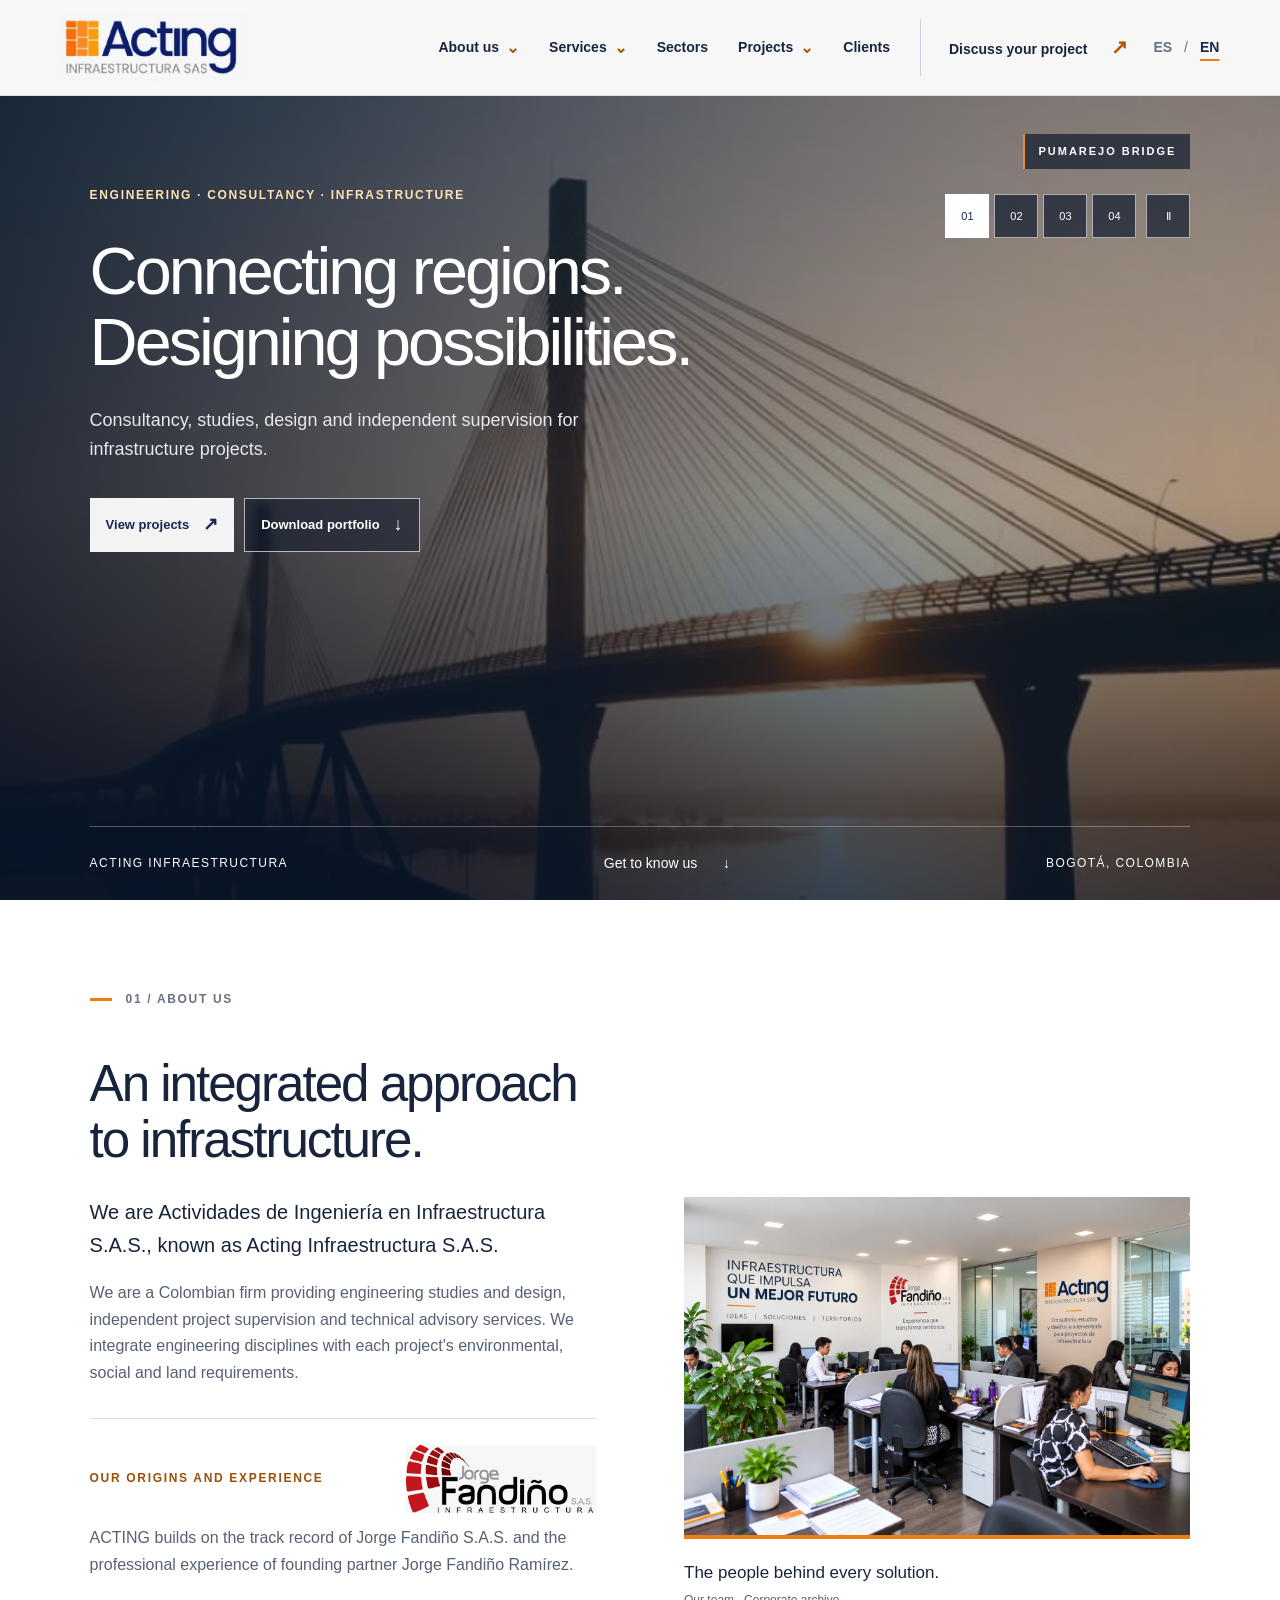
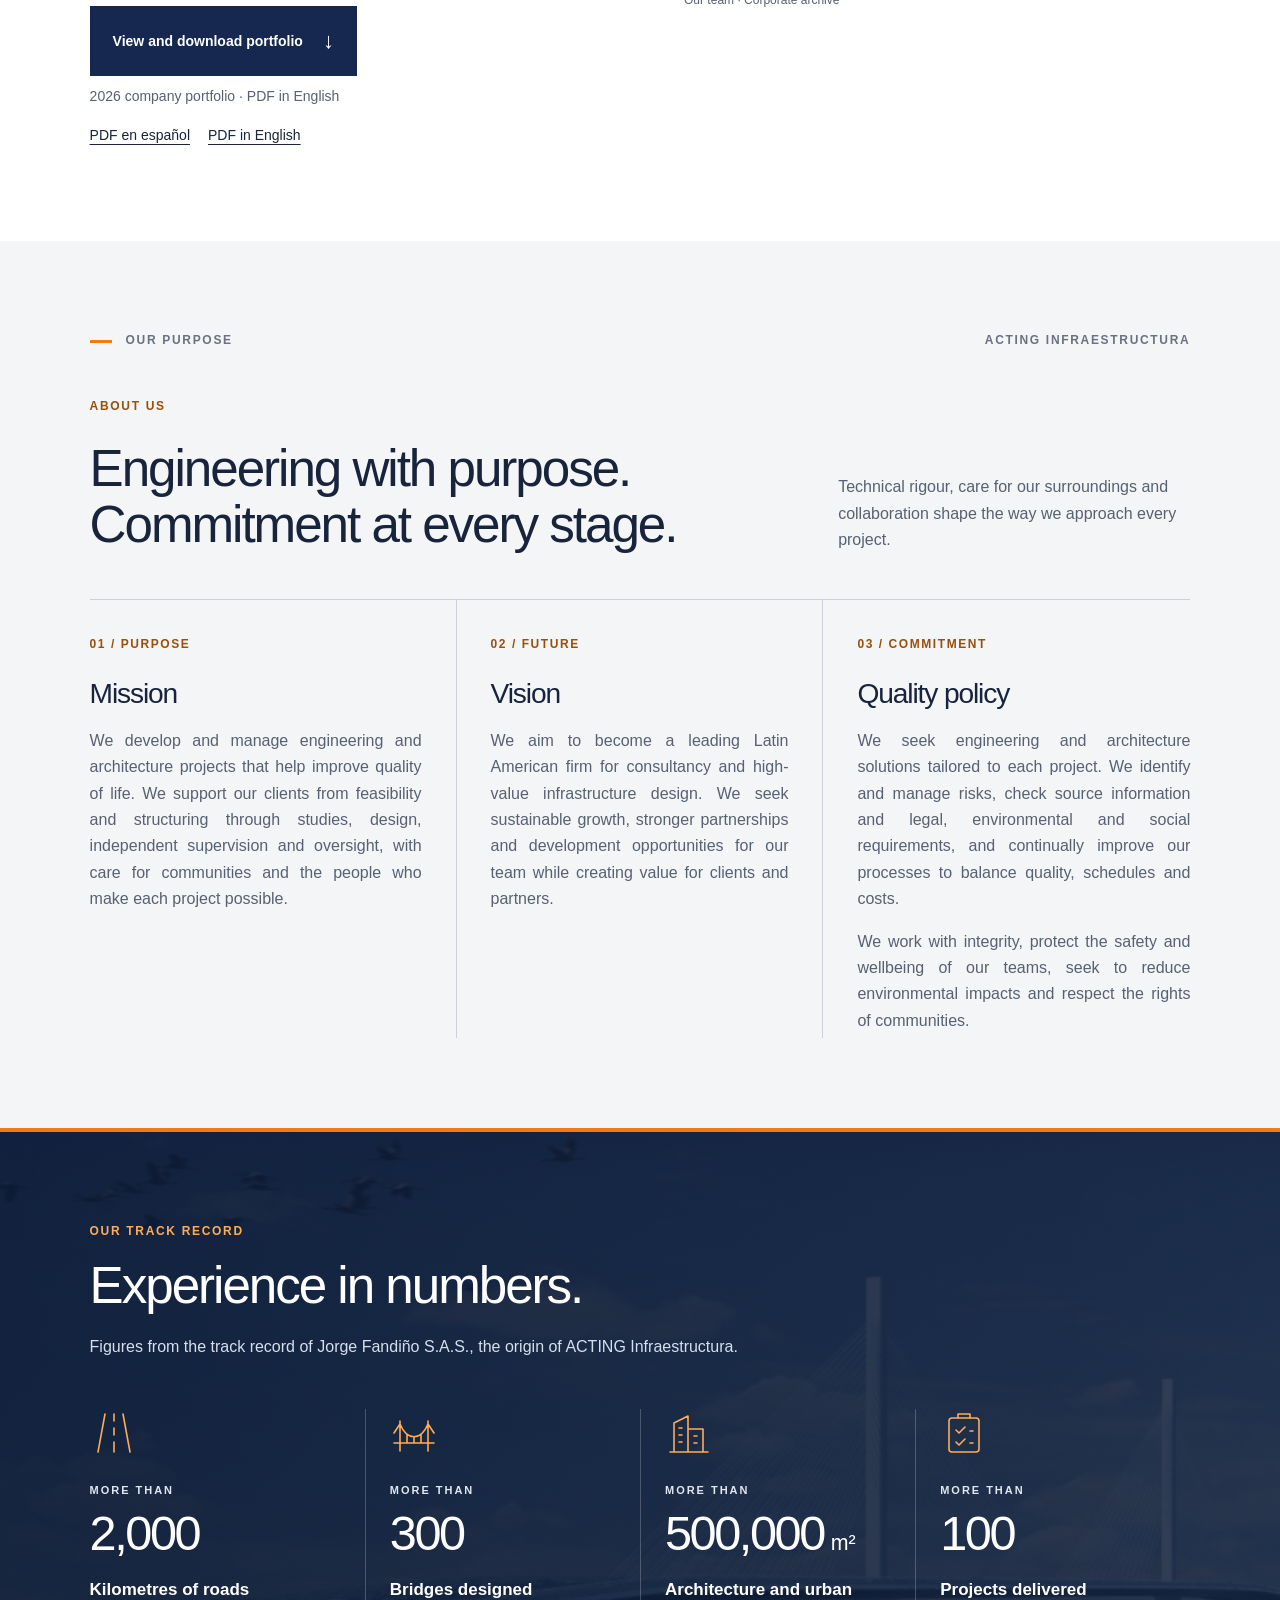
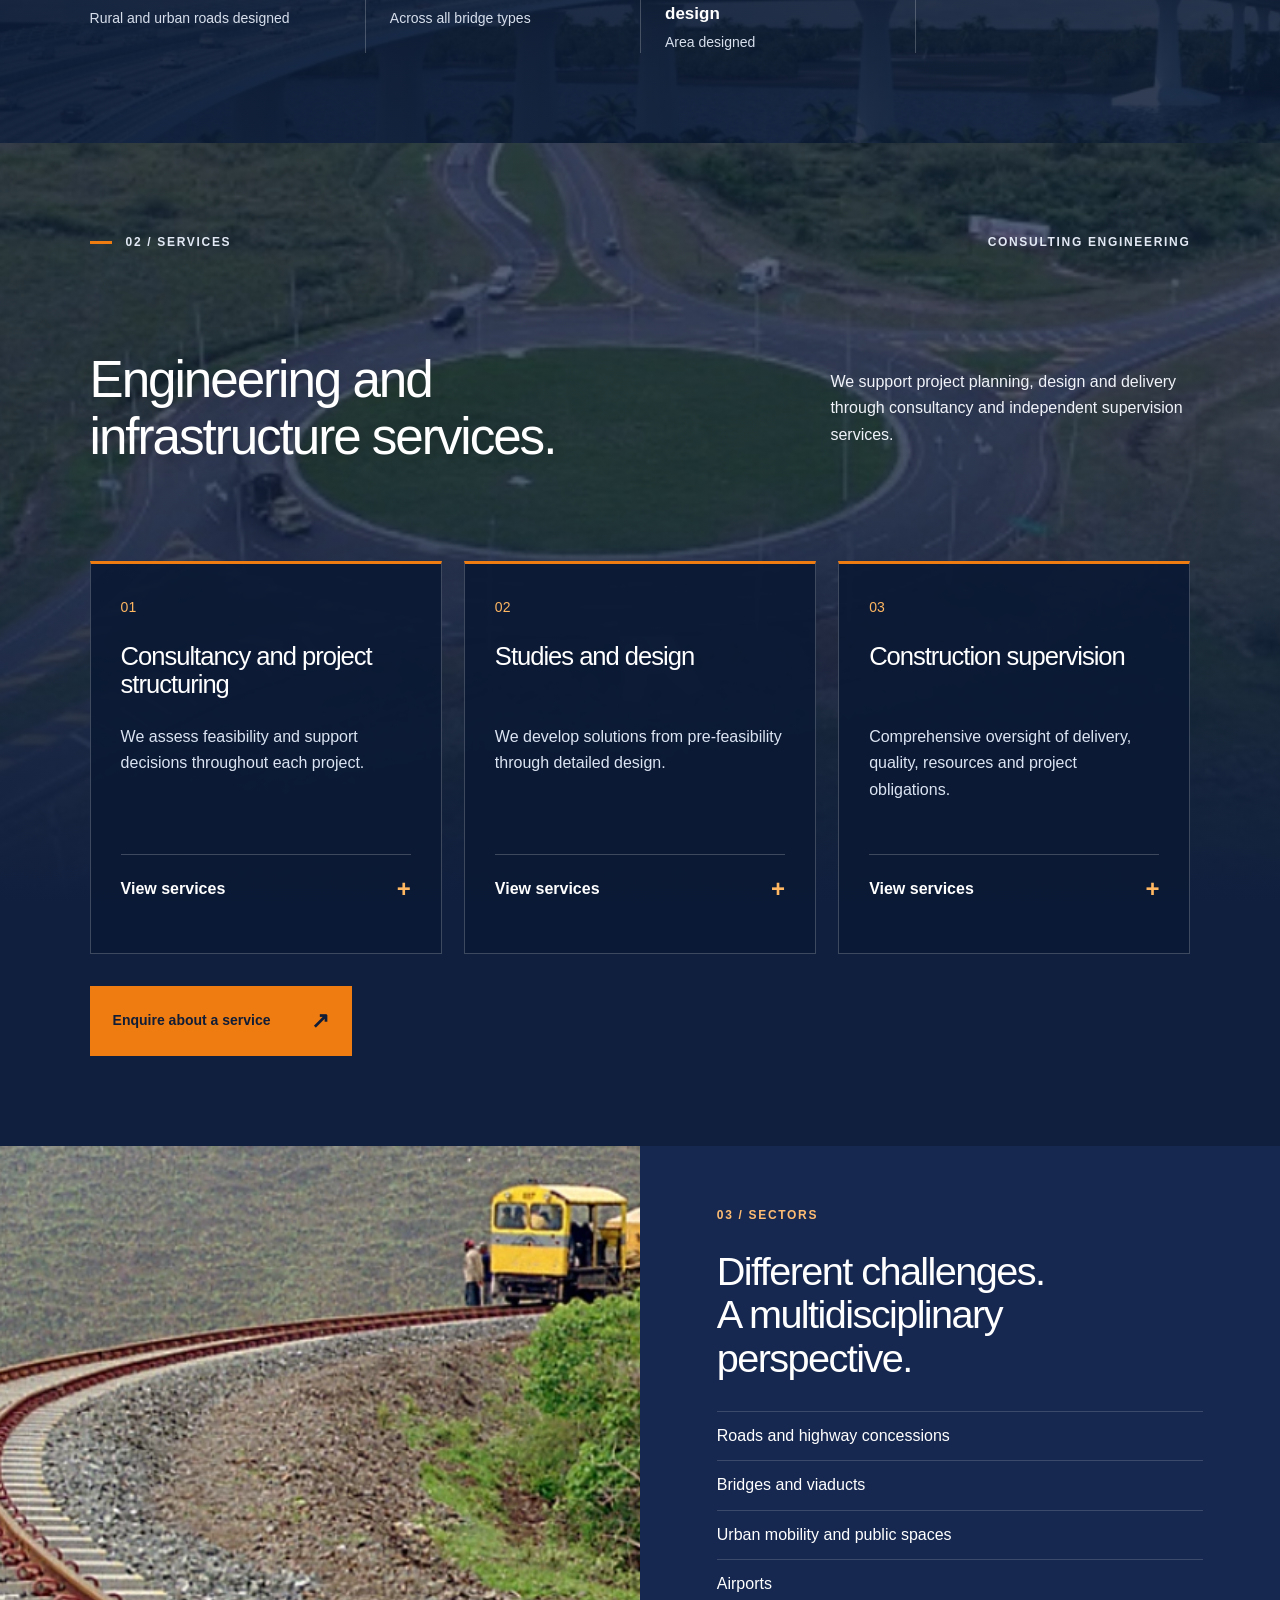
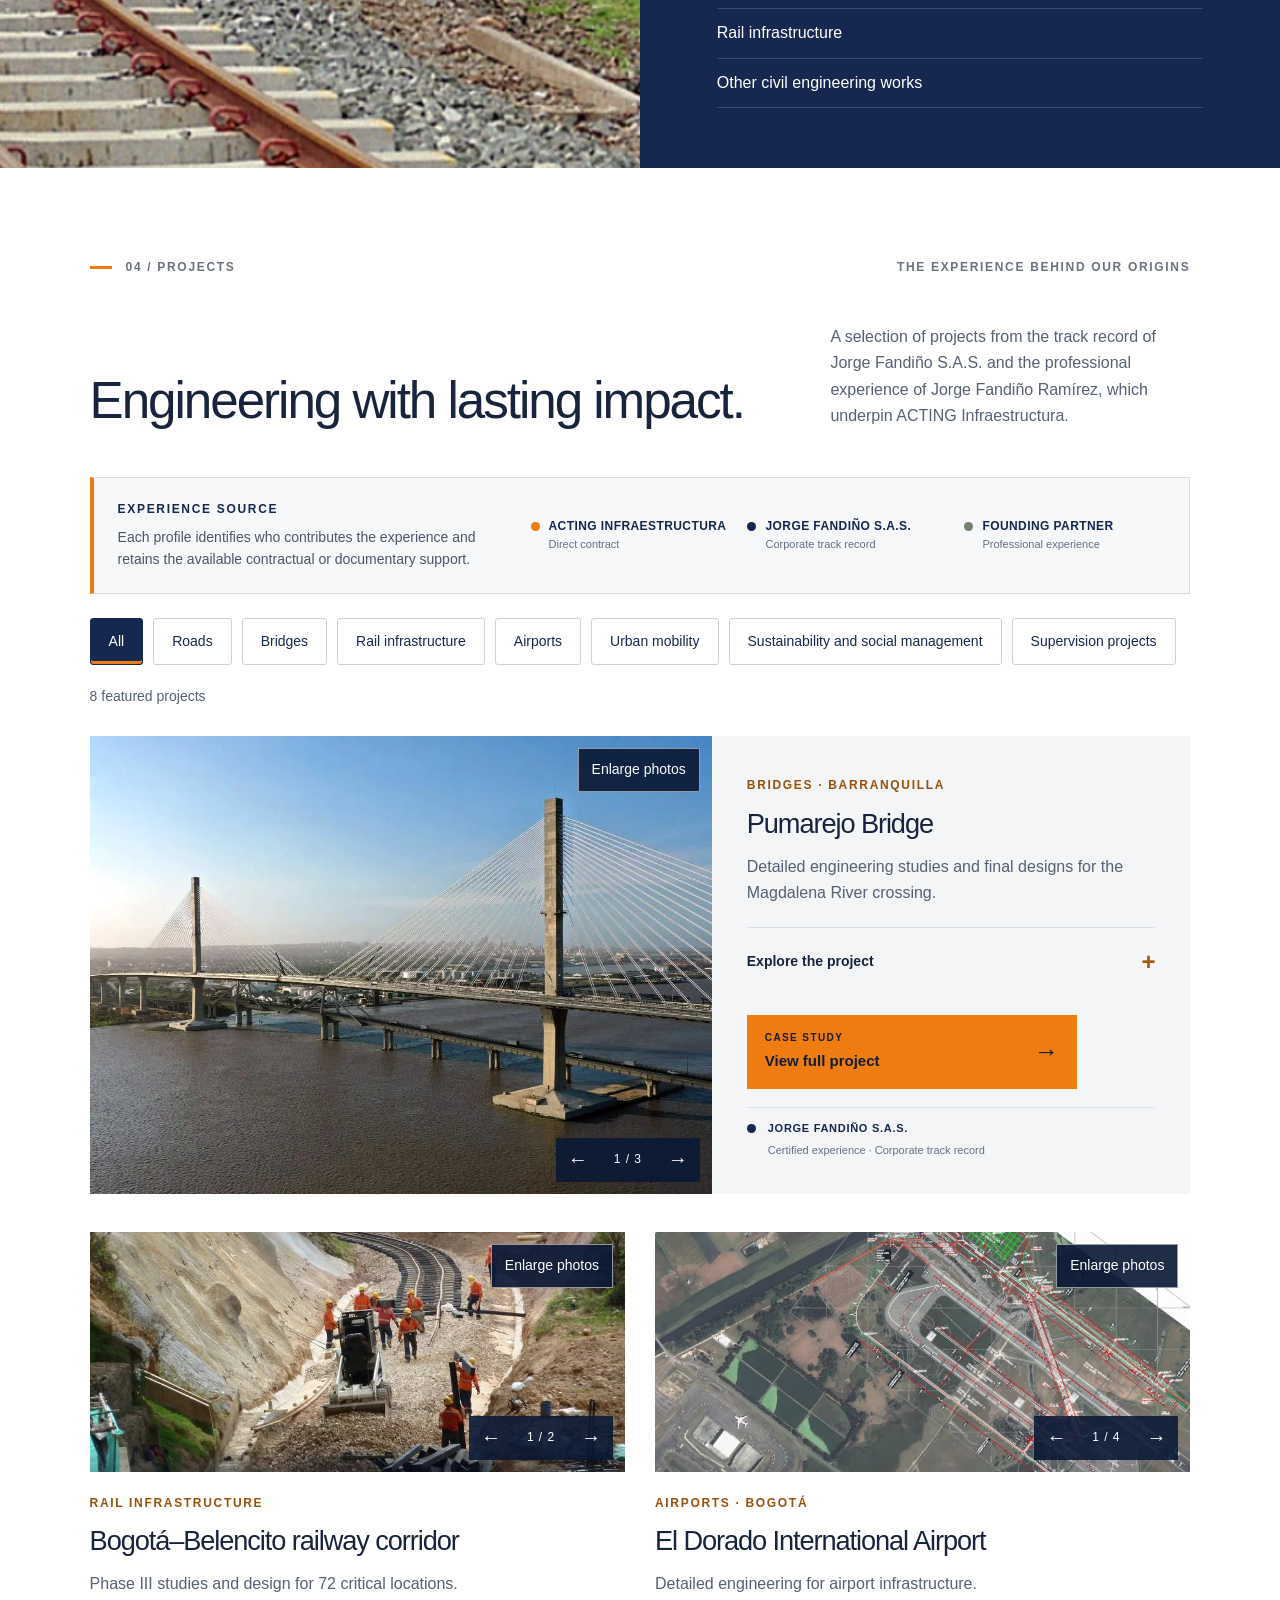
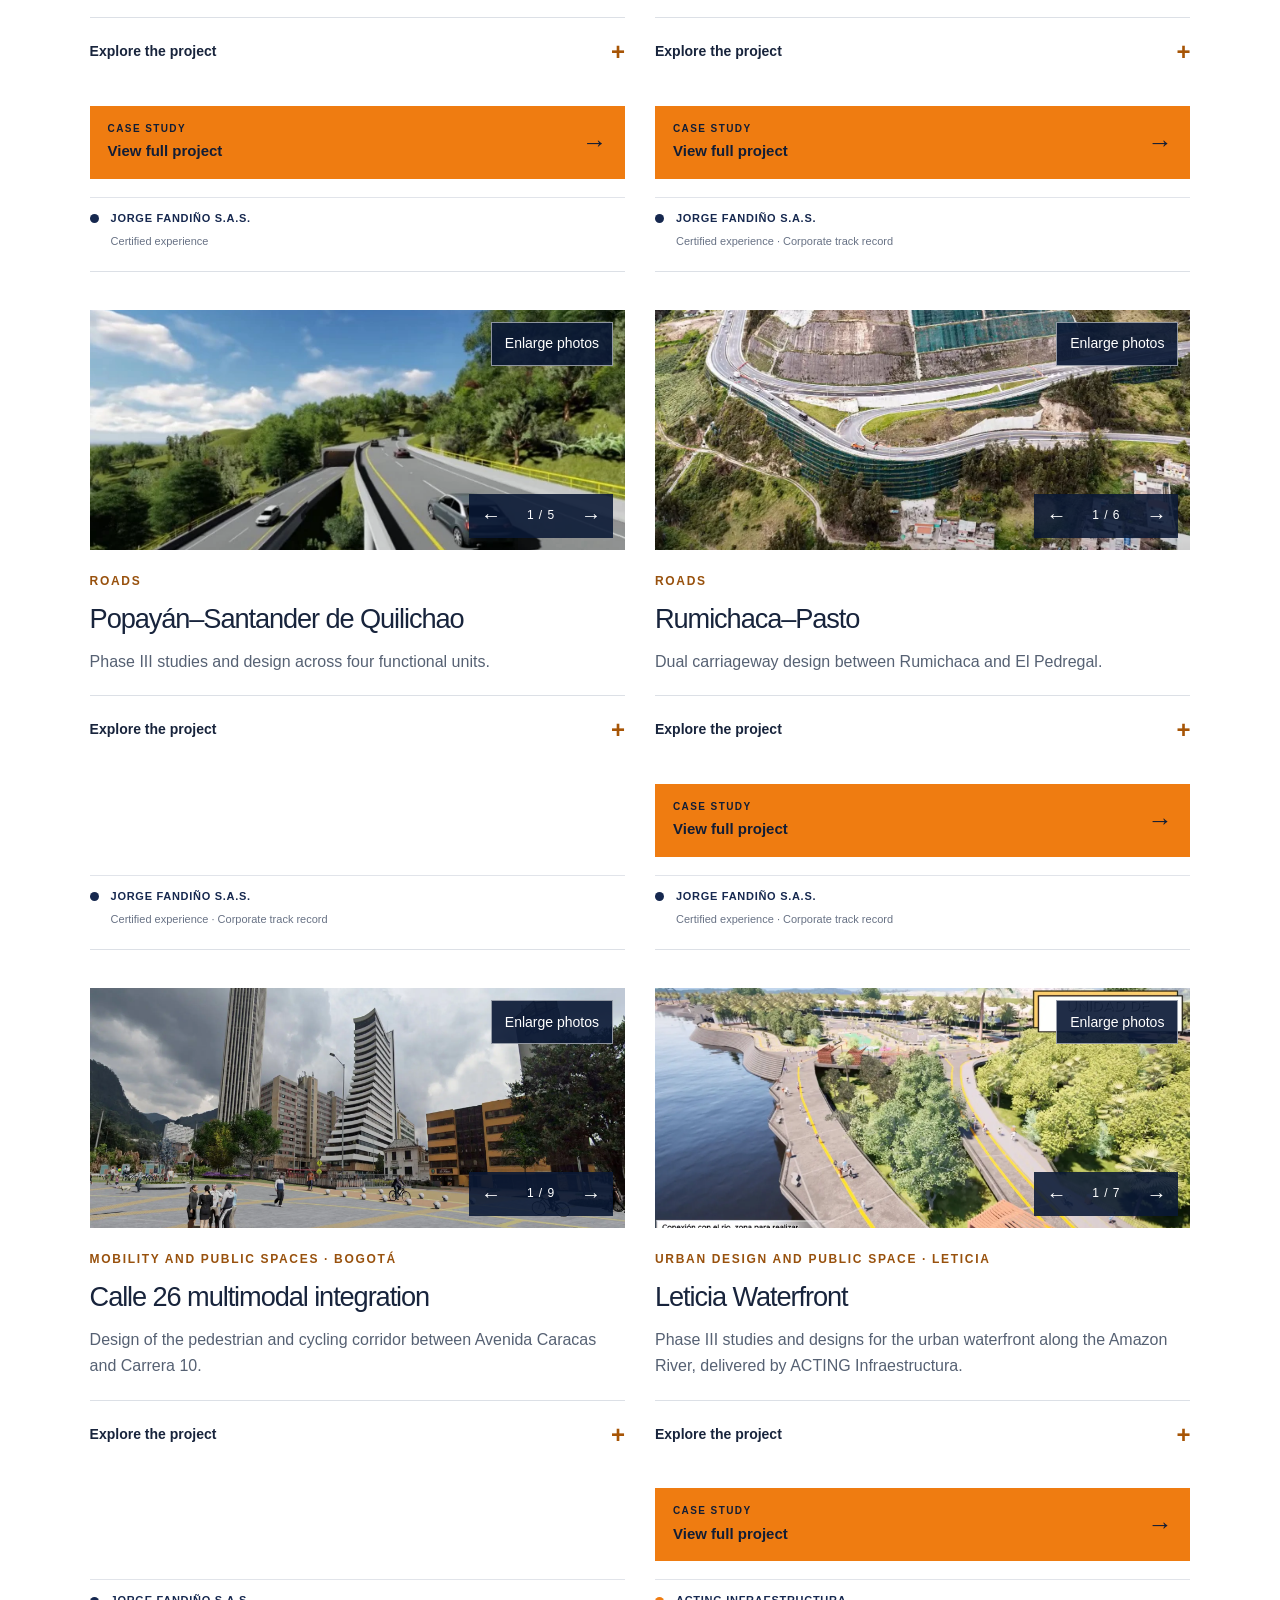
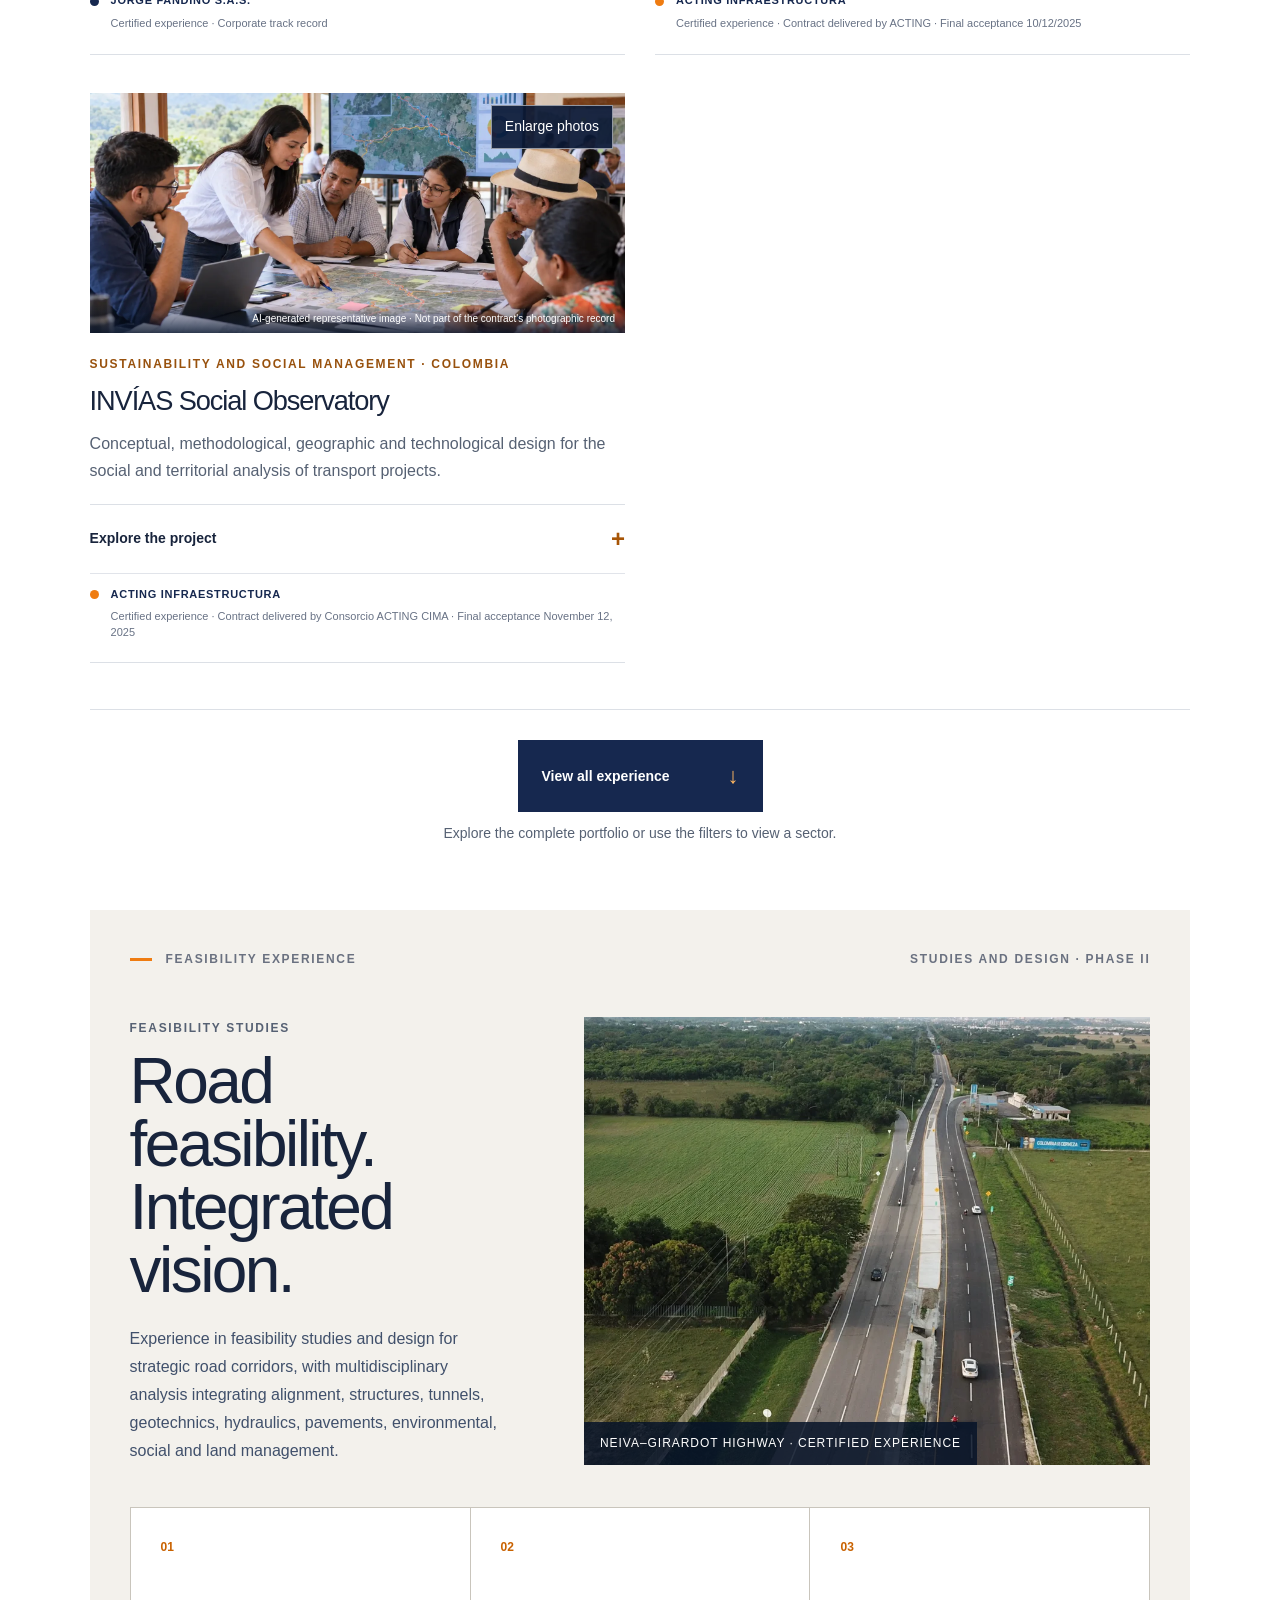
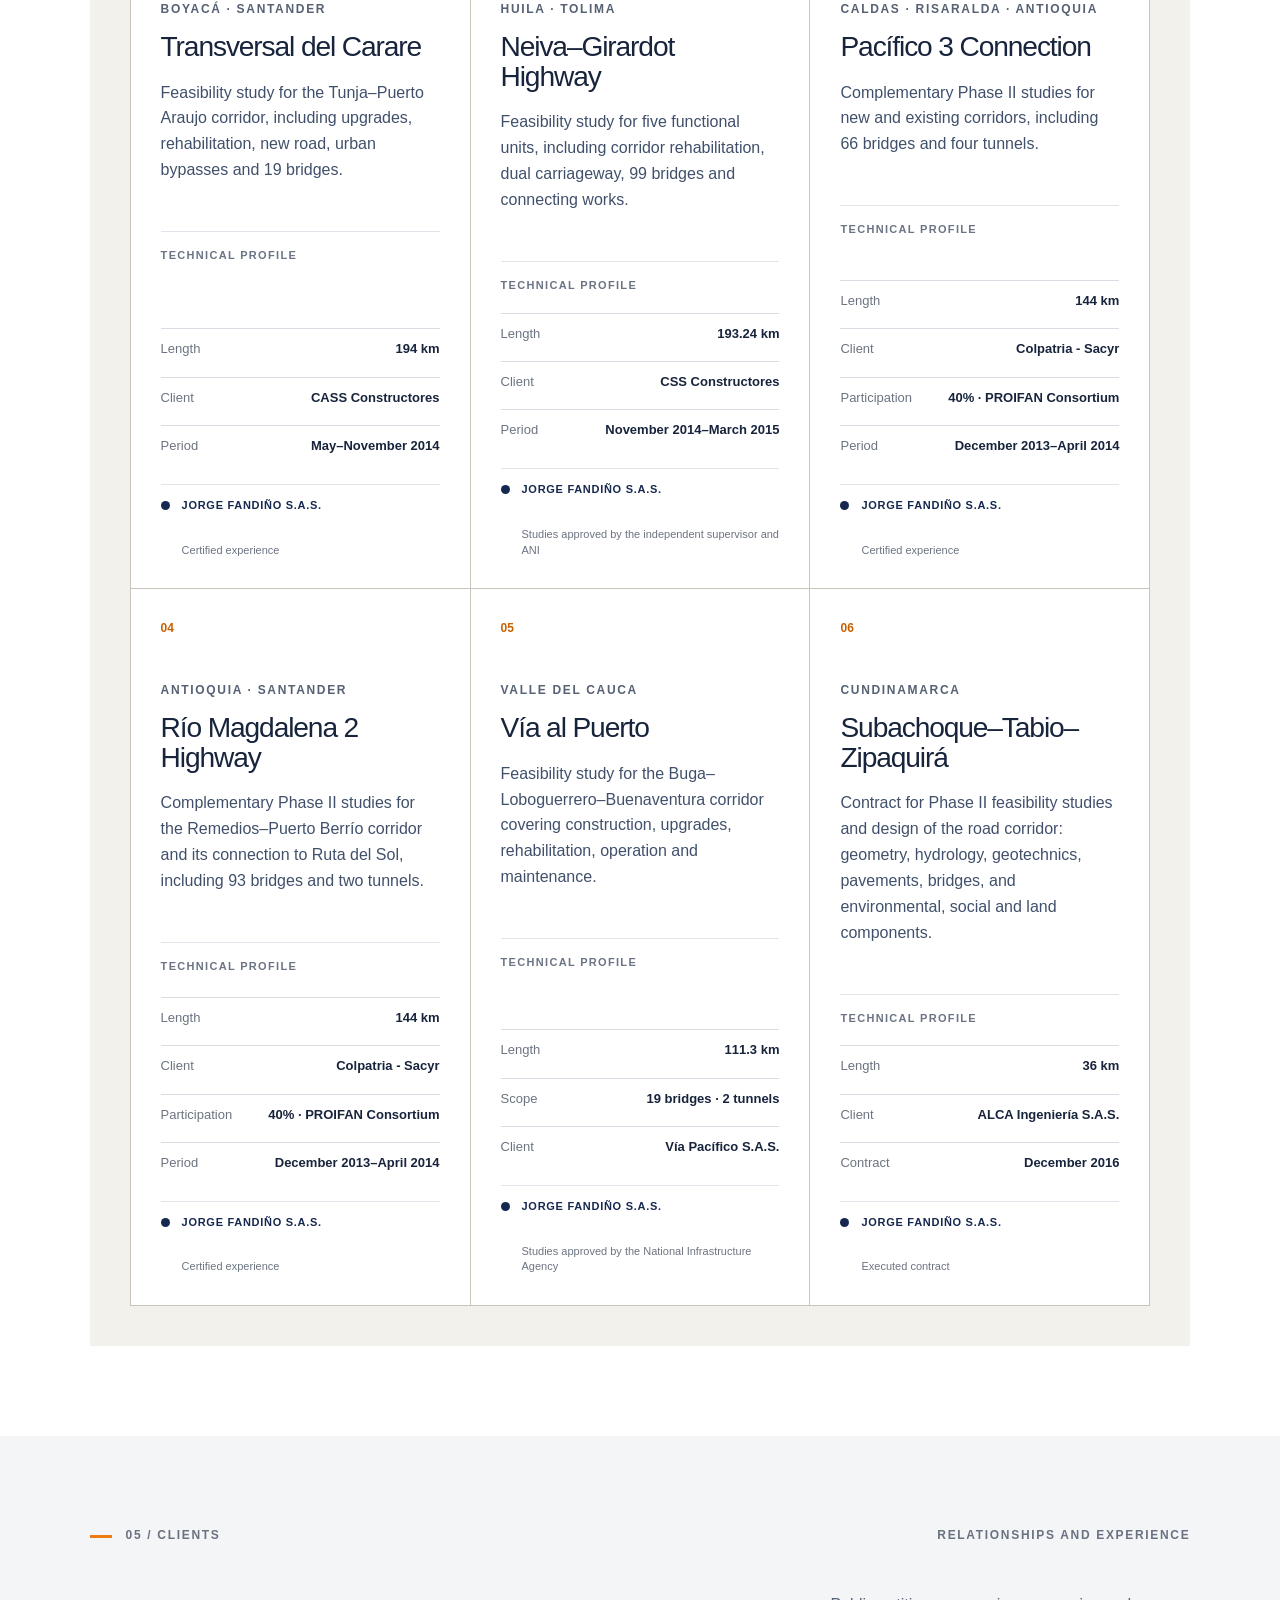
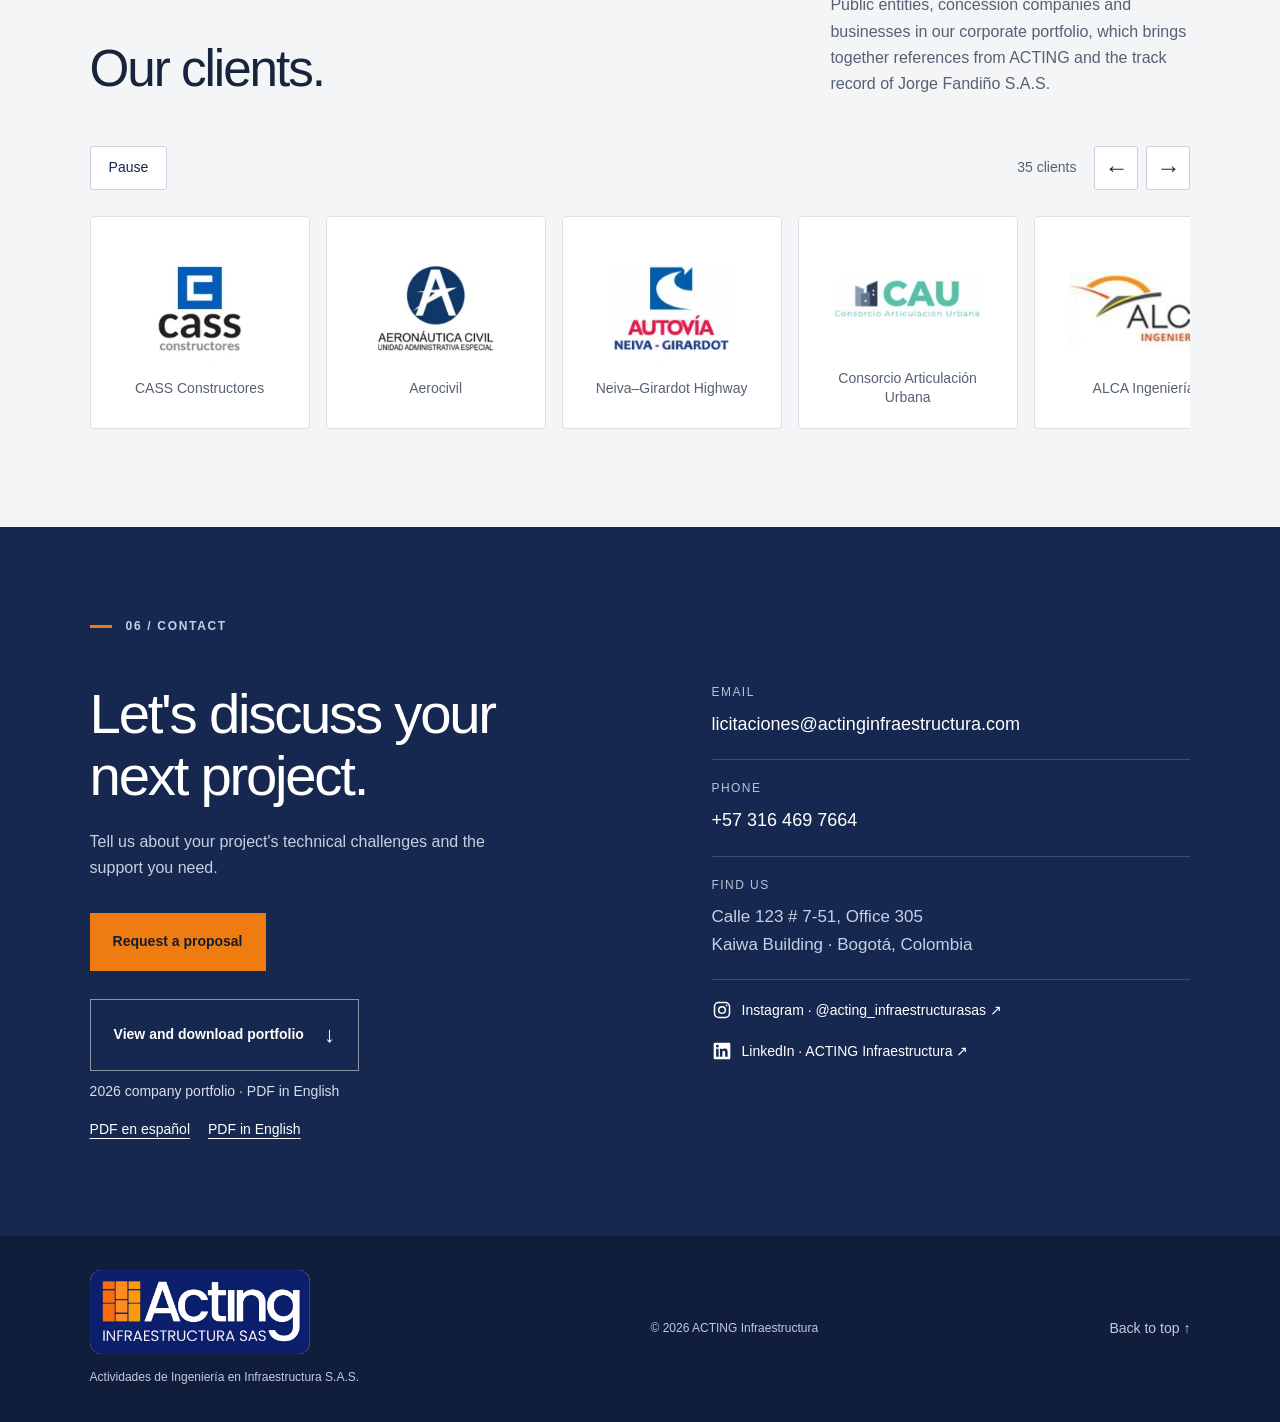
<file: en/index.html>
<!doctype html>
<html lang="en"><head><meta charset="utf-8"><meta name="viewport" content="width=device-width,initial-scale=1"><title>ACTING Infraestructura | Engineering Consultancy and Design</title><meta name="description" content="Colombian infrastructure engineering consultancy. Studies and design, project structuring, independent supervision and technical advisory services."><meta name="theme-color" content="#152753"><link rel="stylesheet" href="/styles.css"><link rel="stylesheet" href="/feasibility.css"><link rel="alternate" hreflang="es" href="https://www.actinginfraestructura.com/"><link rel="alternate" hreflang="en" href="https://www.actinginfraestructura.com/en/"><link rel="alternate" hreflang="x-default" href="https://www.actinginfraestructura.com/"><link rel="icon" href="/assets/favicon.svg" type="image/svg+xml"><meta property="og:type" content="website"><meta property="og:site_name" content="ACTING Infraestructura"><meta property="og:title" content="ACTING Infraestructura | Engineering and consultancy"><meta property="og:description" content="Consultancy, studies, design and independent supervision for infrastructure projects."><meta property="og:image" content="https://www.actinginfraestructura.com/assets/hero.webp"><meta name="twitter:card" content="summary_large_image"><link rel="canonical" href="https://www.actinginfraestructura.com/en/"><meta property="og:url" content="https://www.actinginfraestructura.com/en/"></head>
<body><a class="skip" href="#contenido">Skip to content</a>
<header><a href="#inicio" aria-label="ACTING Infraestructura, home"><img class="logo" src="/assets/logo.webp" alt="Acting Infraestructura S.A.S." width="250" height="90"></a><button class="menu" aria-expanded="false" aria-controls="navegacion">Menu <span>☰</span></button><nav id="navegacion" aria-label="Main navigation"><details class="nav-dropdown"><summary>About us <span aria-hidden="true">⌄</span></summary><div class="nav-panel"><p>Discover our firm</p><a href="#firma">Our firm</a><a href="#origen">Origins and track record</a><a href="#proposito">Mission, vision and quality</a><a href="#experiencia">Experience in figures</a></div></details>
<details class="nav-dropdown"><summary>Services <span aria-hidden="true">⌄</span></summary><div class="nav-panel"><p>How we add value</p><a href="#servicio-consultoria">Consultancy and project structuring</a><a href="#servicio-disenos">Studies and design</a><a href="#servicio-interventoria">Construction supervision</a></div></details>
<a href="#sectores">Sectors</a><details class="nav-dropdown"><summary>Projects <span aria-hidden="true">⌄</span></summary><div class="nav-panel"><p>Explore our experience</p><a href="#proyectos" data-project-filter="all">All projects</a><a href="#proyectos" data-project-filter="roads">Roads</a><a href="#proyectos" data-project-filter="bridges">Bridges and viaducts</a><a href="#proyectos" data-project-filter="rail">Rail infrastructure</a><a href="#proyectos" data-project-filter="airports">Airports</a><a href="#proyectos" data-project-filter="urban">Urban mobility</a><a href="#proyectos" data-project-filter="sustainability">Sustainability and social management</a><a href="#proyectos" data-project-filter="supervision">Supervision projects</a><a href="#factibilidades">Feasibility studies</a></div></details>
<a href="#clientes">Clients</a><a class="nav-contact" href="#contacto">Discuss your project <span aria-hidden="true">↗</span></a></nav><div class="language-switch" role="group" aria-label="Select language"><a href="/" lang="es" hreflang="es" aria-label="Español">ES</a><span aria-hidden="true">/</span><a href="/en/" lang="en" hreflang="en" aria-label="English" aria-current="page">EN</a></div></header>
<main id="contenido"><section id="inicio" class="hero"><div class="hero-slides"><img class="hero-image hero-slide is-active" src="/assets/hero.webp" alt="Pumarejo Bridge over the Magdalena River at sunset" width="1440" height="520" fetchpriority="high"><img class="hero-image hero-slide" src="/assets/hero-ferrocarril.webp" alt="Freight train on the Pacific rail corridor" width="1600" height="1066" loading="lazy" aria-hidden="true"><img class="hero-image hero-slide" src="/assets/hero-vias-cali.webp" alt="Aerial view of bridges and urban roads in Cali" width="2048" height="1362" loading="lazy" aria-hidden="true"><img class="hero-image hero-slide" src="/assets/hero-vias-valle.webp" alt="Aerial view of a Vías del Valle road interchange" width="1472" height="720" loading="lazy" aria-hidden="true"></div><div class="hero-content"><p class="eyebrow">ENGINEERING · CONSULTANCY · INFRASTRUCTURE</p><h1>Connecting regions.<br><em>Designing possibilities.</em></h1><p class="hero-intro">Consultancy, studies, design and independent supervision for infrastructure projects.</p><div class="hero-actions"><a class="button light" href="#proyectos">View projects <span aria-hidden="true">↗</span></a><a class="button hero-download" href="/assets/portfolio-acting-2026-en.pdf" target="_blank" rel="noopener">Download portfolio <span aria-hidden="true">↓</span></a></div></div><span class="hero-photo-label">PUMAREJO BRIDGE</span><div class="hero-slide-controls" role="group" aria-label="Homepage photographs"><button type="button" class="hero-slide-dot" aria-label="Show Pumarejo Bridge" aria-pressed="true">01</button><button type="button" class="hero-slide-dot" aria-label="Show Pacific rail corridor" aria-pressed="false">02</button><button type="button" class="hero-slide-dot" aria-label="Show Cali roads" aria-pressed="false">03</button><button type="button" class="hero-slide-dot" aria-label="Show Vías del Valle" aria-pressed="false">04</button><button type="button" class="hero-slide-toggle" aria-label="Pause photographs" aria-pressed="false">Ⅱ</button></div><div class="hero-foot"><span>ACTING INFRAESTRUCTURA</span><a href="#firma">Get to know us <span aria-hidden="true">↓</span></a><span>BOGOTÁ, COLOMBIA</span></div></section>
<section class="section firm" id="firma"><div class="section-label"><span>01 / ABOUT US</span></div><div class="firm-layout"><div><h2>An integrated approach<br>to infrastructure.</h2><p class="lead">We are Actividades de Ingeniería en Infraestructura S.A.S., known as Acting Infraestructura S.A.S.</p><p>We are a Colombian firm providing engineering studies and design, independent project supervision and technical advisory services. We integrate engineering disciplines with each project's environmental, social and land requirements.</p><div class="origin" id="origen"><div class="origin-heading"><span class="eyebrow">OUR ORIGINS AND EXPERIENCE</span><img class="origin-logo" src="/assets/jorge-fandino-logo.jpeg" alt="Jorge Fandiño S.A.S. Infraestructura" width="585" height="210" loading="lazy"></div><p>ACTING builds on the track record of Jorge Fandiño S.A.S. and the professional experience of founding partner Jorge Fandiño Ramírez.</p></div><div class="portfolio-download"><a class="button portfolio-button" href="/assets/portfolio-acting-2026-en.pdf" target="_blank" rel="noopener" type="application/pdf" aria-label="View and download the 2026 company portfolio PDF, opens in a new tab">View and download portfolio <span aria-hidden="true">↓</span></a><p>2026 company portfolio · PDF in English</p><div class="portfolio-languages" aria-label="Portfolio language"><a href="/assets/portafolio-acting-2026-final.pdf" target="_blank" rel="noopener" lang="es">PDF en español</a><a href="/assets/portfolio-acting-2026-en.pdf" target="_blank" rel="noopener" lang="en">PDF in English</a></div></div></div><figure><img src="/assets/team-brochure.webp" alt="Team in the office, corporate archive" width="1442" height="962" loading="lazy"><figcaption>The people behind every solution.<span>Our team · Corporate archive</span></figcaption></figure></div></section>
<section id="proposito" class="section purpose" aria-labelledby="purpose-title"><div class="section-label"><span>OUR PURPOSE</span><span>ACTING INFRAESTRUCTURA</span></div><div class="purpose-heading"><p class="eyebrow">ABOUT US</p><h2 id="purpose-title">Engineering with purpose.<br>Commitment at every stage.</h2><p>Technical rigour, care for our surroundings and collaboration shape the way we approach every project.</p></div><div class="purpose-grid"><article><span class="purpose-number">01 / PURPOSE</span><h3>Mission</h3><p>We develop and manage engineering and architecture projects that help improve quality of life. We support our clients from feasibility and structuring through studies, design, independent supervision and oversight, with care for communities and the people who make each project possible.</p></article><article><span class="purpose-number">02 / FUTURE</span><h3>Vision</h3><p>We aim to become a leading Latin American firm for consultancy and high-value infrastructure design. We seek sustainable growth, stronger partnerships and development opportunities for our team while creating value for clients and partners.</p></article><article class="purpose-quality"><span class="purpose-number">03 / COMMITMENT</span><h3>Quality policy</h3><p>We seek engineering and architecture solutions tailored to each project. We identify and manage risks, check source information and legal, environmental and social requirements, and continually improve our processes to balance quality, schedules and costs.</p><p>We work with integrity, protect the safety and wellbeing of our teams, seek to reduce environmental impacts and respect the rights of communities.</p></article></div></section>
<section id="experiencia" class="section experience" aria-labelledby="experience-title"><div class="experience-heading"><p class="eyebrow">OUR TRACK RECORD</p><h2 id="experience-title">Experience in numbers.</h2><p class="experience-note">Figures from the track record of Jorge Fandiño S.A.S., the origin of ACTING Infraestructura.</p></div><div class="metrics-grid"><div class="metric"><svg viewbox="0 0 48 48" width="48" height="48" fill="none" stroke="currentColor" stroke-width="1.6" stroke-linecap="round" stroke-linejoin="round" aria-hidden="true" focusable="false"><path d="M15 5 8 43M33 5l7 38M24 5v7m0 7v7m0 7v10"></path></svg><h3>Kilometres of roads</h3><div class="metric-number"><span class="metric-prefix">MORE THAN</span><span class="metric-value">2,000</span></div><p>Rural and urban roads designed</p></div><div class="metric"><svg viewbox="0 0 48 48" width="48" height="48" fill="none" stroke="currentColor" stroke-width="1.6" stroke-linecap="round" stroke-linejoin="round" aria-hidden="true" focusable="false"><path d="M4 34h40M10 42V12m28 30V12M10 15c7 17 21 17 28 0M4 24l6-9m28 0 6 9M17 25v9m7-6v6m7-9v9"></path></svg><h3>Bridges designed</h3><div class="metric-number"><span class="metric-prefix">MORE THAN</span><span class="metric-value">300</span></div><p>Across all bridge types</p></div><div class="metric"><svg viewbox="0 0 48 48" width="48" height="48" fill="none" stroke="currentColor" stroke-width="1.6" stroke-linecap="round" stroke-linejoin="round" aria-hidden="true" focusable="false"><path d="M5 43h38M9 43V14l14-7v36m0-23h15v23M14 19h3m-3 7h3m-3 7h3m12-6h3m-3 7h3"></path></svg><h3>Architecture and urban design</h3><div class="metric-number"><span class="metric-prefix">MORE THAN</span><span class="metric-value">500,000<span class="metric-unit">m²</span></span></div><p>Area designed</p></div><div class="metric"><svg viewbox="0 0 48 48" width="48" height="48" fill="none" stroke="currentColor" stroke-width="1.6" stroke-linecap="round" stroke-linejoin="round" aria-hidden="true" focusable="false"><rect x="9" y="9" width="30" height="34" rx="3"></rect><path d="M18 9V5h12v4M16 21l3 3 6-6m-9 15 3 3 6-6m5-8h3m-3 12h3"></path></svg><h3>Projects delivered</h3><div class="metric-number"><span class="metric-prefix">MORE THAN</span><span class="metric-value">100</span></div></div></div></section>

<section class="services section" id="servicios"><div class="section-label"><span>02 / SERVICES</span><span>CONSULTING ENGINEERING</span></div><div class="section-heading"><h2>Engineering and<br>infrastructure services.</h2><p>We support project planning, design and delivery through consultancy and independent supervision services.</p></div><div class="service-panels"><article class="service-panel" id="servicio-consultoria"><span class="number">01</span><h3>Consultancy and project structuring</h3><p>We assess feasibility and support decisions throughout each project.</p><details><summary>View services <span aria-hidden="true">+</span></summary><ul><li>Tender advisory services and project structuring.</li><li>Due diligence.</li><li>Risk and sustainability analysis.</li><li>Periodic reporting to oversight bodies and clients.</li><li>Technical advice during construction.</li></ul></details>
</article>
<article class="service-panel" id="servicio-disenos"><span class="number">02</span><h3>Studies and design</h3><p>We develop solutions from pre-feasibility through detailed design.</p><details><summary>View services <span aria-hidden="true">+</span></summary><ul><li>Technical and financial pre-feasibility (Phase I) and feasibility (Phase II) studies and design.</li><li>Detailed engineering studies and final designs (Phase III).</li><li>Environmental, social and land studies.</li><li>Planning and design of urban and rural road projects.</li><li>Railway studies and design.</li><li>Studies and design of complex structures.</li><li>Tunnel studies and design.</li><li>Airport studies and design.</li><li>Building studies and design.</li><li>Urban planning and landscape studies.</li><li>Design of waterfront promenades and similar structures.</li></ul></details>
</article>
<article class="service-panel" id="servicio-interventoria"><span class="number">03</span><h3>Construction supervision</h3><p>Comprehensive oversight of delivery, quality, resources and project obligations.</p><details><summary>View services <span aria-hidden="true">+</span></summary><ul><li>Technical, administrative, financial, legal and environmental supervision.</li><li>Schedule monitoring and execution control.</li><li>Verification of regulatory and contractual compliance.</li><li>Quality supervision of materials and construction processes.</li><li>Assessment of environmental and occupational health and safety compliance.</li><li>Support for project land management and social management.</li><li>Project budget and financial control.</li></ul></details>
</article>
</div><a class="button service-contact" href="#contacto">Enquire about a service <span aria-hidden="true">↗</span></a></section>
<section id="sectores" class="sectors"><div class="sector-image"><img src="/assets/rail.webp" alt="Railway corridor from the corporate archive" width="1440" height="405" loading="lazy"></div><div class="sector-content"><p class="eyebrow">03 / SECTORS</p><h2>Different challenges.<br>A multidisciplinary perspective.</h2><ul><li>Roads and highway concessions</li><li>Bridges and viaducts</li><li>Urban mobility and public spaces</li><li>Airports</li><li>Rail infrastructure</li><li>Other civil engineering works</li></ul></div></section>
<section id="proyectos" class="section projects"><div class="section-label"><span>04 / PROJECTS</span><span>THE EXPERIENCE BEHIND OUR ORIGINS</span></div><div class="section-heading"><h2>Engineering with lasting impact.</h2><p>A selection of projects from the track record of Jorge Fandiño S.A.S. and the professional experience of Jorge Fandiño Ramírez, which underpin ACTING Infraestructura.</p></div><div class="experience-origin-key" aria-label="Origen de la experiencia"><div><p class="eyebrow">EXPERIENCE SOURCE</p><p>Each profile identifies who contributes the experience and retains the available contractual or documentary support.</p></div><ul><li><span class="origin-dot origin-dot--acting"></span><strong>ACTING Infraestructura</strong><small>Direct contract</small></li><li><span class="origin-dot origin-dot--jfsas"></span><strong>Jorge Fandiño S.A.S.</strong><small>Corporate track record</small></li><li><span class="origin-dot origin-dot--founder"></span><strong>Founding partner</strong><small>Professional experience</small></li></ul></div><div class="project-filters" role="group" aria-label="Filter projects by sector" hidden><button type="button" data-filter="all" aria-pressed="true">All</button><button type="button" data-filter="roads" aria-pressed="false">Roads</button><button type="button" data-filter="bridges" aria-pressed="false">Bridges</button><button type="button" data-filter="rail" aria-pressed="false">Rail infrastructure</button><button type="button" data-filter="airports" aria-pressed="false">Airports</button><button type="button" data-filter="urban" aria-pressed="false">Urban mobility</button><button type="button" data-filter="sustainability" aria-pressed="false">Sustainability and social management</button><button type="button" data-filter="supervision" aria-pressed="false">Supervision projects</button></div><p class="project-results" role="status" aria-live="polite"></p><div class="project-grid" id="project-list">
<article class="project featured" id="puente-pumarejo" data-sector="bridges" data-showcase="true"><div class="project-gallery" data-gallery aria-label="Pumarejo Bridge project gallery"><div class="gallery-track"><img src="/assets/pumarejo-2.webp" alt="Aerial view of the completed Pumarejo Bridge over the Magdalena River" width="1280" height="720" loading="lazy" decoding="async"><img src="/assets/pumarejo-1.webp" alt="Aerial view of the Pumarejo Bridge under construction beside the former bridge" width="2048" height="1152" loading="lazy" decoding="async" hidden><img src="/assets/pumarejo-3.webp" alt="Pylons, stay cables and viaducts of the Pumarejo Bridge during construction" width="1600" height="738" loading="lazy" decoding="async" hidden></div><div class="gallery-controls"><button type="button" class="gallery-prev" aria-label="Previous photo">←</button><span class="gallery-counter" aria-live="polite">1 / 3</span><button type="button" class="gallery-next" aria-label="Next photo">→</button></div></div><div class="project-body"><span class="eyebrow">BRIDGES · BARRANQUILLA</span><h3>Pumarejo Bridge</h3><p>Detailed engineering studies and final designs for the Magdalena River crossing.</p><details><summary>Explore the project <span aria-hidden="true">+</span></summary><div class="details"><p>Jorge Fandiño S.A.S. participated alongside other firms in the Phase III design of the cable-stayed bridge, approach viaducts and road connections.</p><p class="technical-sheet-label">Technical profile</p><dl><div><dt>Client</dt><dd>INVÍAS</dd></div><div><dt>Period</dt><dd>2013–2015</dd></div><div><dt>Scope</dt><dd>380 m main span · 2.88 km between abutments · 6 lanes</dd></div></dl></div></details><a class="case-link" href="/en/projects/puente-pumarejo/"><span class="case-link-label">CASE STUDY</span><strong>View full project</strong><span class="case-link-arrow" aria-hidden="true">→</span></a>
<div class="project-origin project-origin--jfsas"><span>JORGE FANDIÑO S.A.S.</span><small>Certified experience · Corporate track record</small></div></div></article>

<article class="project" id="puente-barlovento" data-sector="bridges"><div class="project-gallery" data-gallery aria-label="Barlovento Bridge project gallery"><div class="gallery-track"><img src="/assets/barlovento-1.webp" alt="Aerial visualization of the Barlovento Bridge design in Barranquilla" width="2048" height="1212" loading="lazy" decoding="async"><img src="/assets/barlovento-2.webp" alt="Visualization of the road alignment and Barlovento Bridge over the Las Compañías channel" width="2048" height="1202" loading="lazy" decoding="async" hidden><img src="/assets/barlovento-3.webp" alt="Close visualization of the structural and road design of Barlovento Bridge" width="2048" height="1423" loading="lazy" decoding="async" hidden></div><div class="gallery-controls"><button type="button" class="gallery-prev" aria-label="Previous photo">←</button><span class="gallery-counter" aria-live="polite">1 / 3</span><button type="button" class="gallery-next" aria-label="Next photo">→</button></div></div><div class="project-body"><span class="eyebrow">BRIDGES · BARRANQUILLA</span><h3>Barlovento Bridge</h3><p>Phase III structural, geometric and urban design studies.</p><details><summary>Explore the project <span aria-hidden="true">+</span></summary><div class="details"><p>Phase III studies and design for the bridge over the Las Compañías channel and its road connection between the existing and proposed roundabouts. The scope included detailed design of beams, foundations, pier caps, piers, bracing, road geometry and urban design.</p><p class="technical-sheet-label">Technical profile</p><dl><div><dt>Client</dt><dd>A Construir S.A.</dd></div><div><dt>Period</dt><dd>April 18 – July 18, 2017</dd></div><div><dt>Duration</dt><dd>3 months</dd></div><div><dt>Type</dt><dd>Prestressed beams / deck</dd></div><div><dt>Dimensions</dt><dd>120 m long · 22 m deck width</dd></div></dl></div></details>
<div class="project-origin project-origin--jfsas"><span>JORGE FANDIÑO S.A.S.</span><small>Certified experience</small></div></div></article>

<article class="project" id="tercer-puente-rio-sinu" data-sector="bridges"><div class="project-gallery" data-gallery aria-label="Third Bridge over the Sinú River project gallery"><div class="gallery-track"><img src="/assets/puente-sinu-3.webp" alt="Side visualization of the Third Bridge over the Sinú River in Montería" width="2048" height="1152" loading="lazy" decoding="async"><img src="/assets/puente-sinu-1.webp" alt="Aerial visualization of the bridge, roadway, and pedestrian and cycling infrastructure" width="2048" height="1152" loading="lazy" decoding="async" hidden><img src="/assets/puente-sinu-2.webp" alt="Visualization of the sidewalk and cycleway on the Third Bridge over the Sinú River" width="2048" height="1152" loading="lazy" decoding="async" hidden></div><div class="gallery-controls"><button type="button" class="gallery-prev" aria-label="Previous photo">←</button><span class="gallery-counter" aria-live="polite">1 / 3</span><button type="button" class="gallery-next" aria-label="Next photo">→</button></div></div><div class="project-body"><span class="eyebrow">BRIDGES · MONTERÍA</span><h3>Third Bridge over the Sinú River</h3><p>Phase III studies and designs for the bridge and its approaches.</p><details><summary>Explore the project <span aria-hidden="true">+</span></summary><div class="details"><p>Phase III studies and designs for the third bridge over the Sinú River and its approaches, plus a pre-feasibility solution for the Calle 20 road intersection. The structure was designed using balanced cantilever construction and post-tensioned girders.</p><p class="technical-sheet-label">Technical profile</p><dl><div><dt>Client</dt><dd>National Roads Institute — INVÍAS</dd></div><div><dt>Contract</dt><dd>1550 of 2021</dd></div><div><dt>Period</dt><dd>October 4, 2021 – August 3, 2022</dd></div><div><dt>Dimensions</dt><dd>381.50 m long · 160 m main span · 14.20 m wide</dd></div><div><dt>Contractor</dt><dd>Puente Sinú FIA Consortium</dd></div><div><dt>Participation</dt><dd>Jorge Fandiño S.A.S. · 40%</dd></div></dl></div></details>
<div class="project-origin project-origin--jfsas"><span>JORGE FANDIÑO S.A.S.</span><small>Certified experience</small></div></div></article>

<article class="project" id="puentes-avenida-mutis" data-sector="bridges"><img src="/assets/puente-mutis.webp" alt="Vehicular bridges on Avenida José Celestino Mutis at the Avenida Boyacá intersection" width="1080" height="624" loading="lazy" decoding="async"><div class="project-body"><span class="eyebrow">BRIDGES · BOGOTÁ</span><h3>Avenida José Celestino Mutis Bridges</h3><p>Design and construction of two vehicular bridges and one bicycle bridge at the Avenida Boyacá intersection.</p><details><summary>Explore the project <span aria-hidden="true">+</span></summary><div class="details"><p>Completion, update and refinement of designs, and construction of Avenida José Celestino Mutis —Calle 63— between Avenida Constitución and Avenida Boyacá, including the grade-separated intersection with Avenida Boyacá.</p><p class="technical-sheet-label">Technical profile</p><dl><div><dt>Client</dt><dd>Urban Development Institute — IDU</dd></div><div><dt>Contract</dt><dd>IDU 1851 of 2015</dd></div><div><dt>Infrastructure</dt><dd>2 three-lane vehicular bridges · 1 bicycle bridge</dd></div><div><dt>Lengths</dt><dd>393.30 m north carriageway · 392.55 m south carriageway · 357 m bicycle bridge</dd></div><div><dt>Contractor</dt><dd>Puente Mutis Joint Venture</dd></div></dl></div></details>
<div class="project-origin project-origin--jfsas"><span>JORGE FANDIÑO S.A.S.</span><small>Certified experience</small></div></div></article>

<article class="project" id="puente-peatonal-calle-127" data-sector="bridges"><div class="project-gallery" data-gallery aria-label="Calle 127 pedestrian bridge gallery"><div class="gallery-track"><img src="/assets/puente-peatonal-127-1.webp" alt="Visualization of the pedestrian bridge and access ramp at Calle 127 and Carrera 51" width="2047" height="1266" loading="lazy" decoding="async"><img src="/assets/puente-peatonal-127-2.webp" alt="Side visualization of the pedestrian bridge over Avenida Rodrigo Lara Bonilla" width="2048" height="1172" loading="lazy" decoding="async" hidden></div><div class="gallery-controls"><button type="button" class="gallery-prev" aria-label="Previous photo">←</button><span class="gallery-counter" aria-live="polite">1 / 2</span><button type="button" class="gallery-next" aria-label="Next photo">→</button></div></div><div class="project-body"><span class="eyebrow">PEDESTRIAN BRIDGES · BOGOTÁ</span><h3>Calle 127 pedestrian bridge</h3><p>Design updates and construction of the bridge at Carrera 51.</p><details><summary>Explore the project <span aria-hidden="true">+</span></summary><div class="details"><p>Design updates, revisions and completion, and construction of the pedestrian bridge at Avenida Rodrigo Lara Bonilla (Calle 127) and Carrera 51 in Bogotá.</p><p class="technical-sheet-label">Technical profile</p><dl><div><dt>Client</dt><dd>Urban Development Institute — IDU</dd></div><div><dt>Contract</dt><dd>IDU-1341-2017</dd></div><div><dt>Period</dt><dd>October 30, 2017 – July 19, 2022</dd></div><div><dt>Contractor</dt><dd>Unión Temporal Cardozo &amp; Fandiño</dd></div><div><dt>Participation</dt><dd>Jorge Fandiño S.A.S. · 20.07%</dd></div></dl></div></details>
<div class="project-origin project-origin--jfsas"><span>JORGE FANDIÑO S.A.S.</span><small>Certified experience · Project visualizations</small></div></div></article>

<article class="project" id="bogota-belencito" data-sector="rail" data-showcase="true"><div class="project-gallery" data-gallery aria-label="Bogotá–Belencito project gallery"><div class="gallery-track"><img src="/assets/bogota-belencito-1.webp" alt="Track works on the Bogotá–Belencito railway corridor" width="894" height="388" loading="lazy" decoding="async"><img src="/assets/bogota-belencito-2.webp" alt="Railway bridge on the Bogotá–Belencito project" width="535" height="388" loading="lazy" decoding="async" hidden></div><div class="gallery-controls"><button type="button" class="gallery-prev" aria-label="Previous photo">←</button><span class="gallery-counter" aria-live="polite">1 / 2</span><button type="button" class="gallery-next" aria-label="Next photo">→</button></div></div><div class="project-body"><span class="eyebrow">RAIL INFRASTRUCTURE</span><h3>Bogotá–Belencito railway corridor</h3><p>Phase III studies and design for 72 critical locations.</p><details><summary>Explore the project <span aria-hidden="true">+</span></summary><div class="details"><p>Definitive studies and design for construction works at 72 critical locations along the Bogotá–Belencito, La Caro–Zipaquirá and Bogotá–Facatativá corridors. The scope included surveying, geology, hydrology, hydraulics, geotechnical engineering, structures, drawings, quantities and cost estimates.</p><p class="technical-sheet-label">Technical profile</p><dl><div><dt>Client</dt><dd>Consorcio Dracol Vías Férreas</dd></div><div><dt>Period</dt><dd>2013–2014</dd></div><div><dt>Duration</dt><dd>12 months</dd></div><div><dt>Scope</dt><dd>72 critical locations · Phase III</dd></div></dl></div></details><a class="case-link" href="/en/projects/bogota-belencito/"><span class="case-link-label">CASE STUDY</span><strong>View full project</strong><span class="case-link-arrow" aria-hidden="true">→</span></a>
<div class="project-origin project-origin--jfsas"><span>JORGE FANDIÑO S.A.S.</span><small>Certified experience</small></div></div></article>

<article class="project" id="tren-de-occidente" data-sector="rail"><div class="project-gallery" data-gallery aria-label="Tren de Occidente project gallery"><div class="gallery-track"><img src="/assets/tren-occidente-1.webp" alt="Work train transporting sleepers on the Pacific Railway Network" width="1600" height="1106" loading="lazy" decoding="async"><img src="/assets/tren-occidente-2.webp" alt="Sleeper installation during rehabilitation of the Pacific Railway Network" width="1245" height="827" loading="lazy" decoding="async" hidden></div><div class="gallery-controls"><button type="button" class="gallery-prev" aria-label="Previous photo">←</button><span class="gallery-counter" aria-live="polite">1 / 2</span><button type="button" class="gallery-next" aria-label="Next photo">→</button></div></div><div class="project-body"><span class="eyebrow">RAIL INFRASTRUCTURE</span><h3>Tren de Occidente · Pacific Railway Network</h3><p>Technical direction of studies, design and rehabilitation across approximately 500 km of the Pacific Railway Network.</p><details><summary>Explore the project <span aria-hidden="true">+</span></summary><div class="details"><p>Technical direction of studies and design, including urban development and public spaces in towns along the corridor, and of rehabilitation, reconstruction and construction work on the Pacific Railway Network. This experience covers the Cartago–La Felisa, Buenaventura–Cartago and Zarzal–La Tebaida corridors.</p><p class="technical-sheet-label">Technical profile</p><dl><div><dt>Client</dt><dd>Tren de Occidente S.A.</dd></div><div><dt>Period</dt><dd>2006–2009</dd></div><div><dt>Duration</dt><dd>30 months</dd></div><div><dt>Scope</dt><dd>Approximately 500 km</dd></div><div><dt>Participation</dt><dd>Technical Director · Jorge Fandiño Ramírez</dd></div></dl></div></details>
<div class="project-origin project-origin--founder"><span>FOUNDING PARTNER</span><small>Certified experience · Professional experience · Jorge Fandiño Ramírez</small></div></div></article>

<article class="project" data-sector="roads"><div class="project-gallery" data-gallery aria-label="Neiva–Espinal–Girardot project gallery"><div class="gallery-track"><img src="/assets/neiva-girardot-1.webp" alt="Yaguará roundabout, functional unit 1 of the Neiva–Espinal–Girardot corridor" width="1366" height="768" loading="lazy" decoding="async"><img src="/assets/neiva-girardot-2.webp" alt="Road corridor in functional unit 3 of Neiva–Espinal–Girardot" width="1366" height="768" loading="lazy" decoding="async" hidden><img src="/assets/neiva-girardot-3.webp" alt="Aerial view of the road alignment in functional unit 3 of Neiva–Espinal–Girardot" width="1366" height="768" loading="lazy" decoding="async" hidden><img src="/assets/neiva-girardot-4.webp" alt="Start of the El Espinal bypass, functional unit 4" width="1400" height="1049" loading="lazy" decoding="async" hidden><img src="/assets/neiva-girardot-5.webp" alt="Second carriageway in functional unit 5 of Neiva–Espinal–Girardot" width="1400" height="744" loading="lazy" decoding="async" hidden><img src="/assets/neiva.webp" alt="Neiva–Espinal–Girardot road corridor" width="647" height="262" loading="lazy" decoding="async" hidden></div><div class="gallery-controls"><button type="button" class="gallery-prev" aria-label="Previous photo">←</button><span class="gallery-counter" aria-live="polite">1 / 6</span><button type="button" class="gallery-next" aria-label="Next photo">→</button></div></div><div class="project-body"><span class="eyebrow">ROADS</span><h3>Neiva–Espinal–Girardot</h3><p>Phase III design across five functional units.</p><details><summary>Explore the project <span aria-hidden="true">+</span></summary><div class="details"><p>Design of a 197 km corridor. The reported scope includes 36 road bridges, six pedestrian bridges, eight intersections and public spaces.</p><p class="technical-sheet-label">Technical profile</p><dl><div><dt>Client</dt><dd>Neiva–Girardot Highway</dd></div><div><dt>Period</dt><dd>2016–2019</dd></div></dl></div></details>
<div class="project-origin project-origin--jfsas"><span>JORGE FANDIÑO S.A.S.</span><small>Certified experience · Corporate track record</small></div></div></article>

<article class="project" data-sector="roads"><img src="/assets/buga.webp" alt="Buga–Buenaventura road corridor" width="648" height="262" loading="lazy" decoding="async"><div class="project-body"><span class="eyebrow">ROADS</span><h3>Buga–Buenaventura</h3><p>Engineering studies and design between Loboguerrero and Buga.</p><details><summary>Explore the project <span aria-hidden="true">+</span></summary><div class="details"><p>Phase III design of functional units 4 and 5: 54.6 km of dual carriageway, covering alignment, geotechnics, pavements, hydrology, drainage, utilities and road safety.</p><p class="technical-sheet-label">Technical profile</p><dl><div><dt>Client</dt><dd>Consorcio Constructor Vía Pacífico</dd></div><div><dt>Period</dt><dd>2016–2019</dd></div></dl></div></details>
<div class="project-origin project-origin--jfsas"><span>JORGE FANDIÑO S.A.S.</span><small>Certified experience · Corporate track record</small></div></div></article>

<article class="project" data-sector="urban"><div class="project-gallery" data-gallery aria-label="Avenida El Rincón and Avenida Boyacá project gallery"><div class="gallery-track"><img src="/assets/rincon-boyaca-1.webp" alt="Daytime aerial view of the Avenida El Rincón and Avenida Boyacá interchange" width="1050" height="551" loading="lazy" decoding="async"><img src="/assets/rincon-boyaca-2.webp" alt="Aerial view of the bridge and ramps at the Avenida El Rincón interchange" width="1200" height="675" loading="lazy" decoding="async" hidden><img src="/assets/rincon-boyaca-3.webp" alt="Night aerial view of the Avenida El Rincón and Avenida Boyacá interchange" width="858" height="484" loading="lazy" decoding="async" hidden><img src="/assets/rincon-boyaca-4.webp" alt="Aerial visualization of the Avenida Boyacá road interchange" width="1376" height="768" loading="lazy" decoding="async" hidden></div><div class="gallery-controls"><button type="button" class="gallery-prev" aria-label="Previous photo">←</button><span class="gallery-counter" aria-live="polite">1 / 4</span><button type="button" class="gallery-next" aria-label="Next photo">→</button></div></div><div class="project-body"><span class="eyebrow">URBAN MOBILITY · BOGOTÁ</span><h3>El Rincón and Boyacá Avenues</h3><p>Phase III road design and urban integration.</p><details><summary>Explore the project <span aria-hidden="true">+</span></summary><div class="details"><p>Design of 1.50 km of dual carriageway, a grade-separated interchange, three bridges and three small-span bridges.</p><p class="technical-sheet-label">Technical profile</p><dl><div><dt>Client</dt><dd>IDU</dd></div><div><dt>Period</dt><dd>2017–2019</dd></div></dl></div></details>
<div class="project-origin project-origin--jfsas"><span>JORGE FANDIÑO S.A.S.</span><small>Certified experience · Corporate track record</small></div></div></article>

<article class="project" id="aeropuerto-el-dorado" data-sector="airports" data-showcase="true"><div class="project-gallery" data-gallery aria-label="El Dorado International Airport project gallery"><div class="gallery-track"><img src="/assets/dorado.webp" alt="Design drawing for El Dorado International Airport" width="833" height="548" loading="lazy" decoding="async"><img src="/assets/aeropuerto-el-dorado-1.webp" alt="Visualization of the extension of runway 13L/31R and its taxiways" width="1200" height="668" loading="lazy" decoding="async" hidden><img src="/assets/aeropuerto-el-dorado-2.webp" alt="Visualization of a rapid-exit taxiway for runway 13L/31R" width="1195" height="667" loading="lazy" decoding="async" hidden><img src="/assets/aeropuerto-el-dorado-3.webp" alt="General visualization of the runway, taxiways and airport terminal" width="1191" height="673" loading="lazy" decoding="async" hidden></div><div class="gallery-controls"><button type="button" class="gallery-prev" aria-label="Previous photo">←</button><span class="gallery-counter" aria-live="polite">1 / 4</span><button type="button" class="gallery-next" aria-label="Next photo">→</button></div></div><div class="project-body"><span class="eyebrow">AIRPORTS · BOGOTÁ</span><h3>El Dorado International Airport</h3><p>Detailed engineering for airport infrastructure.</p><details><summary>Explore the project <span aria-hidden="true">+</span></summary><div class="details"><p>Phase III design for the extension of runway 13L/31R and rapid-exit taxiways. Geometry, geotechnics, pavements, structures and electrical systems.</p><p class="technical-sheet-label">Technical profile</p><dl><div><dt>Client</dt><dd>Aerocivil</dd></div><div><dt>Period</dt><dd>2021</dd></div></dl></div></details><a class="case-link" href="/en/projects/aeropuerto-el-dorado/"><span class="case-link-label">CASE STUDY</span><strong>View full project</strong><span class="case-link-arrow" aria-hidden="true">→</span></a>
<div class="project-origin project-origin--jfsas"><span>JORGE FANDIÑO S.A.S.</span><small>Certified experience · Corporate track record</small></div></div></article>

<article class="project" id="torre-control-criterios-aeroportuarios" data-sector="airports"><figure class="project-figure"><img src="/assets/control-tower-airport.webp" alt="Representative image of an airport control tower; it is not the tower designed for INVÍAS" width="960" height="1280" loading="lazy" decoding="async"><figcaption>Representative image · <a href="https://commons.wikimedia.org/wiki/File:The_FAA_air_traffic_control_tower_at_Philadelphia_International_Airport.jpg" target="_blank" rel="noopener noreferrer">Harrison Keely / Wikimedia Commons</a> · <a href="https://creativecommons.org/licenses/by/4.0/" target="_blank" rel="noopener noreferrer">CC BY 4.0</a></figcaption></figure><div class="project-body"><span class="eyebrow">AIRPORTS · BARRANQUILLA</span><h3>Control tower designed to airport standards</h3><p>Architectural, structural and technical design of a control tower for INVÍAS.</p><details><summary>Explore the project <span aria-hidden="true">+</span></summary><div class="details"><p>As a member of Consorcio Ecopuentes, Jorge Fandiño S.A.S. participated in the Phase III studies and designs for the Magdalena River crossing in Barranquilla. The scope included a control tower equivalent to those required at airports, intended for visual control and monitoring of instrumentation, lighting, and road and river traffic.</p><p class="technical-sheet-label">Technical profile</p><dl><div><dt>Client</dt><dd>National Roads Institute — INVÍAS</dd></div><div><dt>Contract</dt><dd>2200 of 2011 · Consorcio Ecopuentes</dd></div><div><dt>Period</dt><dd>March 26, 2012 – May 31, 2014</dd></div><div><dt>Dimensions</dt><dd>100 m total height · 312.4 m² control cab</dd></div><div><dt>Design</dt><dd>190 km/h design wind · foundation with six 1.50 m × 25 m piles</dd></div></dl></div></details>
<div class="project-origin project-origin--jfsas"><span>JORGE FANDIÑO S.A.S.</span><small>Certified experience · INVÍAS · Contract 2200 of 2011</small></div></div></article>

<article class="project" id="popayan-santander" data-sector="roads" data-showcase="true"><div class="project-gallery" data-gallery aria-label="Popayán–Santander de Quilichao project gallery"><div class="gallery-track"><img src="/assets/popayan.webp" alt="Popayán–Santander de Quilichao — corporate archive" width="680" height="374" loading="lazy" decoding="async"><img src="/assets/popayan-santander-1.webp" alt="Visualization of a corridor viaduct over a mountain watercourse" width="1422" height="840" loading="lazy" decoding="async" hidden><img src="/assets/popayan-santander-2.webp" alt="Visualization of the dual carriageway and an underpass along the corridor" width="1732" height="886" loading="lazy" decoding="async" hidden><img src="/assets/popayan-santander-3.webp" alt="Visualization of a cut section along the road corridor" width="1280" height="884" loading="lazy" decoding="async" hidden><img src="/assets/popayan-santander-4.webp" alt="Visualization of the entrance to a corridor tunnel" width="1641" height="864" loading="lazy" decoding="async" hidden></div><div class="gallery-controls"><button type="button" class="gallery-prev" aria-label="Previous photo">←</button><span class="gallery-counter" aria-live="polite">1 / 5</span><button type="button" class="gallery-next" aria-label="Next photo">→</button></div></div><div class="project-body"><span class="eyebrow">ROADS</span><h3>Popayán–Santander de Quilichao</h3><p>Phase III studies and design across four functional units.</p><details><summary>Explore the project <span aria-hidden="true">+</span></summary><div class="details"><p>Design of 76.35 km including road and pedestrian bridges, interchanges, U-turn facilities, urban works and service areas.</p><p class="technical-sheet-label">Technical profile</p><dl><div><dt>Client</dt><dd>Consorcio EPC Nuevo Cauca</dd></div><div><dt>Period</dt><dd>2015–2016</dd></div></dl></div></details>
<div class="project-origin project-origin--jfsas"><span>JORGE FANDIÑO S.A.S.</span><small>Certified experience · Corporate track record</small></div></div></article>

<article class="project" id="rumichaca-pasto" data-sector="roads" data-showcase="true"><div class="project-gallery" data-gallery aria-label="Rumichaca–Pasto project gallery"><div class="gallery-track"><img src="/assets/rumichaca-pasto-3.webp" alt="Aerial view of the dual carriageway and stabilization works on the Rumichaca–Pasto corridor" width="1280" height="575" loading="lazy" decoding="async"><img src="/assets/rumichaca-pasto-1.webp" alt="Aerial view of a bridge under construction on the Rumichaca–Pasto corridor" width="1280" height="541" loading="lazy" decoding="async" hidden><img src="/assets/rumichaca-pasto-2.webp" alt="Completed road corridor between Rumichaca and Pasto" width="1192" height="597" loading="lazy" decoding="async" hidden><img src="/assets/rumichaca-pasto-4.webp" alt="Aerial view of Boquerón Bridge on the Rumichaca–Pasto corridor" width="1280" height="590" loading="lazy" decoding="async" hidden><img src="/assets/rumichaca-pasto-5.webp" alt="Aerial view of an interchange on the Rumichaca–Pasto corridor" width="1280" height="491" loading="lazy" decoding="async" hidden><img src="/assets/rumichaca.webp" alt="Rumichaca–Pasto — corporate archive" width="680" height="374" loading="lazy" decoding="async" hidden></div><div class="gallery-controls"><button type="button" class="gallery-prev" aria-label="Previous photo">←</button><span class="gallery-counter" aria-live="polite">1 / 6</span><button type="button" class="gallery-next" aria-label="Next photo">→</button></div></div><div class="project-body"><span class="eyebrow">ROADS</span><h3>Rumichaca–Pasto</h3><p>Dual carriageway design between Rumichaca and El Pedregal.</p><details><summary>Explore the project <span aria-hidden="true">+</span></summary><div class="details"><p>Phase III design of 44 km across functional units 1, 2 and 3. Geometry, geotechnics, drainage, pavements, structures, signage and associated works.</p><p class="technical-sheet-label">Technical profile</p><dl><div><dt>Client</dt><dd>Consorcio SH (Sacyr–Herdoiza)</dd></div><div><dt>Period</dt><dd>2016–2017</dd></div></dl></div></details><a class="case-link" href="/en/projects/rumichaca-pasto/"><span class="case-link-label">CASE STUDY</span><strong>View full project</strong><span class="case-link-arrow" aria-hidden="true">→</span></a>
<div class="project-origin project-origin--jfsas"><span>JORGE FANDIÑO S.A.S.</span><small>Certified experience · Corporate track record</small></div></div></article>

<article class="project" id="integracion-modal-calle-26" data-sector="urban" data-showcase="true"><div class="project-gallery" data-gallery aria-label="Calle 26 multimodal integration project gallery"><div class="gallery-track"><img src="/assets/insercion-urbana-1.webp" alt="General visualization of the public space for the Calle 26 multimodal integration" width="1920" height="1080" loading="lazy" decoding="async"><img src="/assets/insercion-urbana-2.webp" alt="Visualization of a pedestrian plaza with green areas and urban furniture on Calle 26" width="1920" height="1080" loading="lazy" decoding="async" hidden><img src="/assets/insercion-urbana-3.webp" alt="Visualization of the green corridor with cycleway and public space on Calle 26" width="1900" height="973" loading="lazy" decoding="async" hidden><img src="/assets/insercion-urbana-4.webp" alt="Visualization of the urban promenade with pedestrian and cycling routes on Calle 26" width="1920" height="1080" loading="lazy" decoding="async" hidden><img src="/assets/insercion-urbana-5.webp" alt="Aerial view of the Calle 26 multimodal integration and its connection to the road network" width="1963" height="1080" loading="lazy" decoding="async" hidden><img src="/assets/insercion-urbana-6.webp" alt="Panoramic visualization of the Calle 26 public-space corridor" width="1920" height="984" loading="lazy" decoding="async" hidden><img src="/assets/insercion-urbana-7.webp" alt="Visualization of the cycleway, landscaping and gathering areas on Calle 26" width="1920" height="1080" loading="lazy" decoding="async" hidden><img src="/assets/insercion-urbana-8.webp" alt="Visualization of the urban plaza for the Calle 26 multimodal integration" width="1920" height="1026" loading="lazy" decoding="async" hidden><img src="/assets/calle26.webp" alt="Visualization of the Calle 26 multimodal integration corridor" width="680" height="374" loading="lazy" decoding="async" hidden></div><div class="gallery-controls"><button type="button" class="gallery-prev" aria-label="Previous photo">←</button><span class="gallery-counter" aria-live="polite">1 / 9</span><button type="button" class="gallery-next" aria-label="Next photo">→</button></div></div><div class="project-body"><span class="eyebrow">MOBILITY AND PUBLIC SPACES · BOGOTÁ</span><h3>Calle 26 multimodal integration</h3><p>Design of the pedestrian and cycling corridor between Avenida Caracas and Carrera 10.</p><details><summary>Explore the project <span aria-hidden="true">+</span></summary><div class="details"><p>Phase III design of the platform over Calle 26, connections and green areas to integrate the transport modes planned for the area.</p><p class="technical-sheet-label">Technical profile</p><dl><div><dt>Client</dt><dd>IDU</dd></div><div><dt>Period</dt><dd>2022–2023</dd></div></dl></div></details>
<div class="project-origin project-origin--jfsas"><span>JORGE FANDIÑO S.A.S.</span><small>Certified experience · Corporate track record</small></div></div></article>

<article class="project" data-sector="urban"><img src="/assets/americas.webp" alt="Américas transit corridor extension — corporate archive" width="680" height="374" loading="lazy" decoding="async"><div class="project-body"><span class="eyebrow">MASS TRANSIT · BOGOTÁ</span><h3>Américas transit corridor extension</h3><p>Updating, refining and supplementing Phase III designs.</p><details><summary>Explore the project <span aria-hidden="true">+</span></summary><div class="details"><p>Corridor between Puente Aranda and NQS, with an operational connection to Calle 26. The portfolio reports 2.50 km of corridor and connecting bridges. Image: project visualisation.</p><p class="technical-sheet-label">Technical profile</p><dl><div><dt>Client</dt><dd>IDU</dd></div><div><dt>Period</dt><dd>2016–2019</dd></div></dl></div></details>
<div class="project-origin project-origin--jfsas"><span>JORGE FANDIÑO S.A.S.</span><small>Certified experience · Corporate track record</small></div></div></article>

<article class="project" id="ampliacion-troncal-caracas" data-sector="urban"><div class="project-gallery" data-gallery aria-label="Caracas transit corridor expansion project gallery"><div class="gallery-track"><img src="/assets/caracas-sur-1.webp" alt="Aerial view of the Caracas Sur transit corridor and its stations" width="800" height="450" loading="lazy" decoding="async"><img src="/assets/caracas-sur-2.webp" alt="Caracas Sur transit corridor station and surrounding public space" width="1200" height="675" loading="lazy" decoding="async" hidden><img src="/assets/caracas-sur-3.webp" alt="Visualization of the bus depot, maintenance facility and parking area" width="2048" height="1152" loading="lazy" decoding="async" hidden><img src="/assets/caracas-patio-taller-1.webp" alt="Visualization of the designed depot's maintenance and service area" width="1376" height="768" loading="lazy" decoding="async" hidden><img src="/assets/caracas-patio-taller-2.webp" alt="Visualization of the depot parking areas and administrative building" width="1376" height="768" loading="lazy" decoding="async" hidden><img src="/assets/caracas-patio-taller-3.webp" alt="Aerial view of the depot designed for the Caracas transit corridor expansion" width="1344" height="784" loading="lazy" decoding="async" hidden><img src="/assets/caracas-sur-4.webp" alt="Visualization of an urban intersection with mass-transit infrastructure" width="1280" height="720" loading="lazy" decoding="async" hidden><img src="/assets/caracas.webp" alt="Visualization of the Caracas transit corridor expansion" width="680" height="374" loading="lazy" decoding="async" hidden></div><div class="gallery-controls"><button type="button" class="gallery-prev" aria-label="Previous photo">←</button><span class="gallery-counter" aria-live="polite">1 / 8</span><button type="button" class="gallery-next" aria-label="Next photo">→</button></div></div><div class="project-body"><span class="eyebrow">MASS TRANSIT · BOGOTÁ</span><h3>Caracas transit corridor expansion</h3><p>Feasibility and Phase III design for the extension between Molinos, Portal Usme, Yomasa and the new depot.</p><details><summary>Explore the project <span aria-hidden="true">+</span></summary><div class="details"><p>IDU-1109-2016 contract: feasibility studies and Phase III design for 7.5 km of roadway, 6.2 km of cycleway, four standard stations, one intermediate station, one terminal station, three road bridges, seven pedestrian bridges and 232,610 m² of public space.</p><p>The scope included the integrated design of a 45,000 m² depot and terminal with administrative, maintenance, washing, service and staff-welfare buildings; operating and parking areas; tanks, utilities, perimeter enclosures and a grade-separated access.</p><p class="technical-sheet-label">Technical profile</p><dl><div><dt>Client</dt><dd>IDU</dd></div><div><dt>Contract</dt><dd>IDU-1109-2016</dd></div><div><dt>Period</dt><dd>2017–2019</dd></div><div><dt>Participation</dt><dd>50% · Consorcio Troncal Caracas</dd></div><div><dt>Status</dt><dd>Closed out</dd></div></dl></div></details>
<div class="project-origin project-origin--jfsas"><span>JORGE FANDIÑO S.A.S.</span><small>Certified experience · Corporate track record</small></div></div></article>
<article class="project" id="malecon-leticia" data-sector="urban" data-showcase="true"><div class="project-gallery" data-gallery aria-label="Malecón de Leticia project gallery"><div class="gallery-track"><img src="/assets/malecon-leticia-11.webp" alt="Panoramic view of landscape unit 4 and the promenade along the Amazon River" width="1622" height="749" loading="lazy" decoding="async"><img src="/assets/malecon-leticia-12.webp" alt="Visualization of the urban promenade and cycleway in landscape unit 2" width="1614" height="752" loading="lazy" decoding="async" hidden><img src="/assets/malecon-leticia-13.webp" alt="Visualization of the amphitheatre and viewpoints in landscape unit 3" width="1603" height="749" loading="lazy" decoding="async" hidden><img src="/assets/malecon-leticia-16.webp" alt="View of the cultural pavilion and seating terraces along the Amazon River" width="1580" height="666" loading="lazy" decoding="async" hidden><img src="/assets/malecon-leticia-17.webp" alt="Aerial view of the waterfront amphitheatre and public plaza" width="1274" height="672" loading="lazy" decoding="async" hidden><img src="/assets/malecon-leticia-18.webp" alt="View of the waterfront recreational park and sports areas" width="1731" height="668" loading="lazy" decoding="async" hidden><img src="/assets/malecon-leticia-19.webp" alt="Urban promenade, cycleway and public space along the river" width="1204" height="673" loading="lazy" decoding="async" hidden></div><div class="gallery-controls"><button type="button" class="gallery-prev" aria-label="Previous photo">←</button><span class="gallery-counter" aria-live="polite">1 / 7</span><button type="button" class="gallery-next" aria-label="Next photo">→</button></div></div><div class="project-body"><span class="eyebrow">URBAN DESIGN AND PUBLIC SPACE · LETICIA</span><h3>Leticia Waterfront</h3><p>Phase III studies and designs for the urban waterfront along the Amazon River, delivered by ACTING Infraestructura.</p><details><summary>Explore the project <span aria-hidden="true">+</span></summary><div class="details"><p>As a member of Consorcio Consultor Leticia, ACTING Infraestructura delivered the Phase III designs for approximately 800 m of urban waterfront, including a linear park, public space, cycleway, paths, amphitheatre, viewpoints, pedestrian walkways, roads and protection works. The project integrates four landscape units and hydraulic, landscape and structural solutions.</p><p class="technical-sheet-label">Technical profile</p><dl><div><dt>Client</dt><dd>INVÍAS · Contract 4230-2024</dd></div><div><dt>Period</dt><dd>2024–2025</dd></div><div><dt>Delivered by</dt><dd>ACTING Infraestructura S.A.S. · Consorcio Consultor Leticia</dd></div></dl></div></details><a class="case-link" href="/en/projects/malecon-leticia/"><span class="case-link-label">CASE STUDY</span><strong>View full project</strong><span class="case-link-arrow" aria-hidden="true">→</span></a>
<div class="project-origin project-origin--acting"><span>ACTING INFRAESTRUCTURA</span><small>Certified experience · Contract delivered by ACTING · Final acceptance 10/12/2025</small></div></div></article>

<article class="project" id="paso-nacional-montenegro" data-sector="urban"><div class="project-gallery" data-gallery aria-label="Paso Nacional through Montenegro project gallery"><div class="gallery-track"><img src="/assets/montenegro-1.webp" alt="Pedestrian visualization of the linear park for the Paso Nacional through Montenegro project" width="1920" height="1080" loading="lazy" decoding="async"><img src="/assets/montenegro-2.webp" alt="Visualization of the public space and landscaping for the Paso Nacional through Montenegro project" width="1920" height="1080" loading="lazy" decoding="async" hidden><img src="/assets/montenegro-3.webp" alt="Urban plan of the linear park and roads for the Paso Nacional through Montenegro project" width="1920" height="1080" loading="lazy" decoding="async" hidden></div><div class="gallery-controls"><button type="button" class="gallery-prev" aria-label="Previous photo">←</button><span class="gallery-counter" aria-live="polite">1 / 3</span><button type="button" class="gallery-next" aria-label="Next photo">→</button></div></div><div class="project-body"><span class="eyebrow">MOBILITY AND PUBLIC SPACE · MONTENEGRO</span><h3>Paso Nacional through Montenegro</h3><p>Phase III design of road infrastructure and a linear park.</p><details><summary>Explore the project <span aria-hidden="true">+</span></summary><div class="details"><p>Phase III design of a depressed roadway, a 230 m cut-and-cover tunnel, a 30 m bridge and a linear park.</p><p class="technical-sheet-label">Technical profile</p><dl><div><dt>Client</dt><dd>Consorcio ALC Montenegro 067</dd></div><div><dt>Period</dt><dd>2016–2017</dd></div></dl></div></details>
<div class="project-origin project-origin--jfsas"><span>JORGE FANDIÑO S.A.S.</span><small>Certified experience · Corporate track record</small></div></div></article>

<article class="project" id="concesion-vias-cali" data-sector="urban"><div class="project-gallery" data-gallery aria-label="Vías de Cali Concession project gallery"><div class="gallery-track"><img src="/assets/vias-cali-1.webp" alt="Aerial view of the road interchange and pedestrian bridges in Cali" width="2048" height="1362" loading="lazy" decoding="async"><img src="/assets/vias-cali-2.webp" alt="Aerial view of the curved bridge and pedestrian infrastructure of the Vías de Cali project" width="2048" height="1362" loading="lazy" decoding="async" hidden><img src="/assets/vias-cali-3.webp" alt="Urban road corridor alongside the Calle 16 canal in Cali" width="1362" height="2048" loading="lazy" decoding="async" hidden><img src="/assets/vias-cali-4.webp" alt="Aerial view of an interchange in the Vías de Cali project" width="178" height="178" loading="lazy" decoding="async" hidden></div><div class="gallery-controls"><button type="button" class="gallery-prev" aria-label="Previous photo">←</button><span class="gallery-counter" aria-live="polite">1 / 4</span><button type="button" class="gallery-next" aria-label="Next photo">→</button></div></div><div class="project-body"><span class="eyebrow">URBAN MOBILITY · CALI</span><h3>Vías de Cali Concession</h3><p>Phase III road infrastructure and public-space design.</p><details><summary>Explore the project <span aria-hidden="true">+</span></summary><div class="details"><p>Phase III design for 11.4 km distributed across eight sections, including a grade-separated interchange, bridges, utility networks and public space.</p><p class="technical-sheet-label">Technical profile</p><dl><div><dt>Client</dt><dd>Vías de Cali Concession</dd></div><div><dt>Period</dt><dd>2010–2011</dd></div></dl></div></details>
<div class="project-origin project-origin--jfsas"><span>JORGE FANDIÑO S.A.S.</span><small>Certified experience · Corporate track record</small></div></div></article>

<article class="project" id="concesion-vias-valle" data-sector="urban"><div class="project-gallery" data-gallery aria-label="Vías del Valle Concession project gallery"><div class="gallery-track"><img src="/assets/hero-vias-valle.webp" alt="Aerial view of a Vías del Valle road interchange" width="1472" height="720" loading="lazy" decoding="async"><img src="/assets/vias-valle-1.webp" alt="Visualization of a cable-stayed bridge in the Vías del Valle project" width="736" height="334" loading="lazy" decoding="async" hidden></div><div class="gallery-controls"><button type="button" class="gallery-prev" aria-label="Previous photo">←</button><span class="gallery-counter" aria-live="polite">1 / 2</span><button type="button" class="gallery-next" aria-label="Next photo">→</button></div></div><div class="project-body"><span class="eyebrow">ROAD INFRASTRUCTURE · VALLE DEL CAUCA</span><h3>Vías del Valle Concession</h3><p>Phase III design of road corridors, bridges and urban infrastructure.</p><details><summary>Explore the project <span aria-hidden="true">+</span></summary><div class="details"><p>Phase III design for 40 km distributed across eleven sections, including seven road bridges, utility networks and urban infrastructure.</p><p class="technical-sheet-label">Technical profile</p><dl><div><dt>Client</dt><dd>Vías del Valle Concession</dd></div><div><dt>Period</dt><dd>2010–2011</dd></div></dl></div></details>
<div class="project-origin project-origin--jfsas"><span>JORGE FANDIÑO S.A.S.</span><small>Certified experience · Corporate track record</small></div></div></article>

<article class="project" id="avenida-la-sirena" data-sector="urban"><div class="project-gallery" data-gallery aria-label="Avenida La Sirena project gallery"><div class="gallery-track"><img src="/assets/la-sirena-1.jpg" alt="Elevated view of Avenida La Sirena and its green median in Bogotá" width="1200" height="800" loading="lazy" decoding="async"><img src="/assets/la-sirena-2.jpg" alt="Aerial view of Avenida La Sirena and its road junction" width="600" height="400" loading="lazy" decoding="async" hidden><img src="/assets/la-sirena-3.jpg" alt="Avenida La Sirena corridor between residential buildings" width="600" height="400" loading="lazy" decoding="async" hidden></div><div class="gallery-controls"><button type="button" class="gallery-prev" aria-label="Previous photo">←</button><span class="gallery-counter" aria-live="polite">1 / 3</span><button type="button" class="gallery-next" aria-label="Next photo">→</button></div></div><div class="project-body"><span class="eyebrow">URBAN MOBILITY · BOGOTÁ</span><h3>Avenida La Sirena (153rd Street)</h3><p>Engineering studies and design for the northern carriageway between Autopista Norte and Avenida Boyacá.</p><details><summary>Explore the project <span aria-hidden="true">+</span></summary><div class="details"><p>Consultancy for the studies and design of the northern carriageway of Avenida La Sirena (153rd Street) in Bogotá. The scope covered roadway, traffic, utilities, public space, landscaping, and environmental and social components.</p><p class="technical-sheet-label">Technical profile</p><dl><div><dt>Client</dt><dd>Urban Development Institute — IDU</dd></div><div><dt>Contract</dt><dd>IDU-1601-2020 · Consorcio Vial del Norte</dd></div><div><dt>Period</dt><dd>2021–2022</dd></div><div><dt>Participation</dt><dd>Jorge Fandiño S.A.S. · 50 %</dd></div></dl></div></details><div class="project-origin project-origin--jfsas"><span>JORGE FANDIÑO S.A.S.</span><small>Certified experience · Completion record No. 19</small></div></div></article>

<article class="project" id="soluciones-viales-sincelejo" data-sector="urban"><figure class="project-figure"><img src="/assets/soluciones-viales-sincelejo.webp" alt="Representative image of topographic studies and designs for urban road solutions" width="1600" height="900" loading="lazy" decoding="async"><figcaption>AI-generated representative image · Not part of the contract's photographic record</figcaption></figure><div class="project-body"><span class="eyebrow">URBAN ROAD SOLUTIONS · SINCELEJO</span><h3>Sincelejo urban road solutions</h3><p>Comprehensive studies and designs for 73 sections of the urban road network.</p><details><summary>Explore the project <span aria-hidden="true">+</span></summary><div class="details"><p>Multidisciplinary consultancy to develop road solutions for 73 urban sections in Sincelejo. The scope integrated topography, traffic and road signage, traffic management, pavements, geology and soils, hydrology and hydraulics, critical points, urban design, environmental studies, property management and construction budgets.</p><p class="technical-sheet-label">Technical profile</p><dl><div><dt>Client</dt><dd>Municipality of Sincelejo · Infrastructure Secretariat</dd></div><div><dt>Contract</dt><dd>CM-008-2022 · Consorcio Consultores CAA</dd></div><div><dt>Contract period</dt><dd>September 29, 2023 – September 20, 2024</dd></div><div><dt>Scope</dt><dd>73 urban sections · multidisciplinary studies and designs</dd></div><div><dt>Executed value</dt><dd>COP 1,532,072,640 · including VAT</dd></div><div><dt>Final acceptance</dt><dd>August 20, 2026 · Accepted as satisfactory</dd></div><div><dt>Representation</dt><dd>Jorge Fandiño Ramírez · Consortium legal representative</dd></div></dl></div></details>
<div class="project-origin project-origin--acting"><span>ACTING INFRAESTRUCTURA</span><small>Certified experience · Final acceptance August 20, 2026</small></div></div></article>

<article class="project" id="pimur-yopal" data-sector="urban"><figure class="project-figure"><img src="/assets/pimur-yopal.webp" alt="Representative image of an urban and rural mobility study with traffic counts along a road corridor" width="1600" height="900" loading="lazy" decoding="async"><figcaption>AI-generated representative image · Not part of the contract's photographic record</figcaption></figure><div class="project-body"><span class="eyebrow">MOBILITY PLANNING · YOPAL</span><h3>Yopal Integrated Urban and Rural Mobility Plan</h3><p>Comprehensive PIMUR update to guide mobility, traffic and transport across the municipality.</p><details><summary>Explore the project <span aria-hidden="true">+</span></summary><div class="details"><p>Consultancy to update the diagnosis and formulation of Yopal's Integrated Urban and Rural Mobility Plan. The project covers data collection, origin-destination matrices, transport analysis zoning, the road plan, parking, public and freight transport, road safety, mapping, participation and outreach.</p><p class="technical-sheet-label">Technical profile</p><dl><div><dt>Client</dt><dd>Municipality of Yopal · Mobility Secretariat</dd></div><div><dt>Contract</dt><dd>1001.84.2300-2023 · Consorcio Movilidad Yopal</dd></div><div><dt>Period</dt><dd>2024–2026</dd></div><div><dt>Initial value</dt><dd>COP 1,418,986,916.20</dd></div><div><dt>Components</dt><dd>Urban and rural mobility · public and freight transport · road safety</dd></div></dl></div></details>
<div class="project-origin project-origin--acting"><span>ACTING INFRAESTRUCTURA</span><small>Certified experience · Direct contract · Interim supervision report</small></div></div></article>

<article class="project" id="observatorio-social-invias" data-sector="sustainability" data-showcase="true"><figure class="project-figure"><img src="/assets/observatorio-social-invias.webp" alt="Representative image of a social management and territorial analysis workshop supported by digital mapping" width="1600" height="900" loading="lazy" decoding="async"><figcaption>AI-generated representative image · Not part of the contract's photographic record</figcaption></figure><div class="project-body"><span class="eyebrow">SUSTAINABILITY AND SOCIAL MANAGEMENT · COLOMBIA</span><h3>INVÍAS Social Observatory</h3><p>Conceptual, methodological, geographic and technological design for the social and territorial analysis of transport projects.</p><details><summary>Explore the project <span aria-hidden="true">+</span></summary><div class="details"><p>Consultancy to structure the INVÍAS Social Observatory with a territorial and social inclusion approach. The scope included source review, SATGEF methodology and indicators, validation across four pilot projects, a geographic information model, an Enterprise Geodatabase and interactive ArcGIS tools.</p><p class="technical-sheet-label">Technical profile</p><dl><div><dt>Client</dt><dd>National Roads Institute — INVÍAS</dd></div><div><dt>Contract</dt><dd>3147 of 2024 · Consorcio ACTING CIMA</dd></div><div><dt>Period</dt><dd>August 29, 2024 – October 31, 2025</dd></div><div><dt>Scope</dt><dd>62 variables · 93 indicator profiles · 4 pilot projects</dd></div><div><dt>Executed value</dt><dd>COP 1,997,610,056 · including VAT</dd></div></dl></div></details>
<div class="project-origin project-origin--acting"><span>ACTING INFRAESTRUCTURA</span><small>Certified experience · Contract delivered by Consorcio ACTING CIMA · Final acceptance November 12, 2025</small></div></div></article>

<article class="project" id="interventoria-la-union-sonson" data-sector="roads" data-type="supervision"><div class="project-gallery" data-gallery aria-label="La Unión–Sonsón supervision project gallery"><div class="gallery-track"><img src="/assets/la-union-sonson-1.webp" alt="Completed La Unión–Sonsón road, with pavement and road markings" width="448" height="336" loading="lazy" decoding="async"><img src="/assets/la-union-sonson-2.webp" alt="Curve and drainage works on the La Unión–Sonsón road" width="448" height="336" loading="lazy" decoding="async" hidden><img src="/assets/la-union-sonson-3.webp" alt="Improved section of the La Unión–Sonsón road near rural homes" width="448" height="336" loading="lazy" decoding="async" hidden><img src="/assets/la-union-sonson-4.webp" alt="Retaining wall and stabilization works on the La Unión–Sonsón road" width="448" height="336" loading="lazy" decoding="async" hidden></div><div class="gallery-controls"><button type="button" class="gallery-prev" aria-label="Previous photo">←</button><span class="gallery-counter" aria-live="polite">1 / 4</span><button type="button" class="gallery-next" aria-label="Next photo">→</button></div></div><div class="project-body"><span class="eyebrow">SUPERVISION · ANTIOQUIA</span><h3>La Unión–La Frontera–Sonsón Road</h3><p>Supervision of improvement and maintenance works on Route 5601, Module 2.</p><details><summary>Explore the project <span aria-hidden="true">+</span></summary><div class="details"><p>Supervision of improvement and maintenance works on the La Unión–La Frontera–Sonsón road in the department of Antioquia. The contract covered monitoring of the works under Module 2 of Route 5601.</p><p class="technical-sheet-label">Technical profile</p><dl><div><dt>Client</dt><dd>National Roads Institute — INVÍAS</dd></div><div><dt>Contract</dt><dd>835 of 2012</dd></div><div><dt>Period</dt><dd>August 2, 2012 – August 15, 2013</dd></div><div><dt>Supervision consortium</dt><dd>Econsultores Consortium</dd></div><div><dt>Participation</dt><dd>Jorge Fandiño S.A.S. · 20%</dd></div></dl></div></details>
<div class="project-origin project-origin--jfsas"><span>JORGE FANDIÑO S.A.S.</span><small>Certified experience</small></div></div></article>

<article class="project" id="interventoria-intercambiador-calle-80" data-sector="roads" data-type="supervision"><img src="/assets/intercambiador-calle-80.jpeg" alt="Visualization of the Calle 80 road interchange at 119th and 120th streets in Bogotá" width="1280" height="720" loading="lazy" decoding="async"><div class="project-body"><span class="eyebrow">INDEPENDENT SUPERVISION · BOGOTÁ</span><h3>Calle 80 road interchange</h3><p>Independent comprehensive supervision of the road interchange feasibility study.</p><details><summary>Explore the project <span aria-hidden="true">+</span></summary><div class="details"><p>Comprehensive supervision of the feasibility study for the road interchange at Avenida Medellín (Calle 80), Avenida Las Quintas (Carrera 119) and Carrera 120 in Bogotá.</p><p class="technical-sheet-label">Technical profile</p><dl><div><dt>Client</dt><dd>Urban Development Institute — IDU</dd></div><div><dt>Contract</dt><dd>IDU-1730-2022</dd></div><div><dt>Period</dt><dd>February 13 – October 12, 2023</dd></div><div><dt>Supervision consortium</dt><dd>Consorcio Intercambiador CAA</dd></div><div><dt>Participation</dt><dd>ACTING Infraestructura S.A.S. · 50%</dd></div></dl></div></details>
<div class="project-origin project-origin--acting"><span>ACTING INFRAESTRUCTURA</span><small>Certified experience · Direct contract · Termination certificate No. 10</small></div></div></article>

<article class="project" id="interventoria-los-andes-boqueron" data-sector="roads" data-type="supervision"><figure class="project-figure"><img src="/assets/interventoria-los-andes-cauca.webp" alt="Representative image of a road in Colombia's mountainous landscape; it is not part of the project's contractual record" width="1600" height="900" loading="lazy" decoding="async"><figcaption>Representative image · <a href="https://commons.wikimedia.org/wiki/File:Carreteras_Colombia.jpg" target="_blank" rel="noopener noreferrer">Saraym831 / Wikimedia Commons</a> · <a href="https://creativecommons.org/licenses/by-sa/4.0/" target="_blank" rel="noopener noreferrer">CC BY-SA 4.0</a></figcaption></figure><div class="project-body"><span class="eyebrow">INDEPENDENT SUPERVISION · CAUCA</span><h3>Los Andes–Boquerón–La Playa road</h3><p>Comprehensive independent supervision of improvements to two road sections between Corinto and Toribío.</p><details><summary>Explore the project <span aria-hidden="true">+</span></summary><div class="details"><p>Technical, legal, administrative, accounting and financial supervision of improvements to sections PR9+100–PR12+300 and PR18+700–PR21+900, delivered through Colombia's Works for Taxes mechanism in the department of Cauca.</p><p class="technical-sheet-label">Technical profile</p><dl><div><dt>Client</dt><dd>Alianza Fiduciaria S.A. · Works for Taxes</dd></div><div><dt>Contract</dt><dd>01 of 2021 · Consorcio DICO–FANDIÑO</dd></div><div><dt>Period</dt><dd>February 1, 2022 – October 19, 2023</dd></div><div><dt>Scope</dt><dd>Two 3.2 km sections · 6.4 km total</dd></div><div><dt>Participation</dt><dd>Jorge Fandiño S.A.S. · 40%</dd></div><div><dt>Executed value</dt><dd>COP 631,342,683 · including VAT</dd></div></dl></div></details>
<div class="project-origin project-origin--jfsas"><span>JORGE FANDIÑO S.A.S.</span><small>Certified experience · Closed-out contract · 40% participation</small></div></div></article>

</div>
<div class="more-projects"><h3>More road and urban projects</h3><p>References from the track record of Jorge Fandiño S.A.S.</p><div class="reference-list"><details><summary><span class="reference-title">Armenia–Montenegro–Quimbaya</span><span aria-hidden="true">+</span></summary><div class="details"><p>Connectivity studies across four sections. Traffic, alignment, geotechnics, structures, utilities and surrounding conditions.</p><p class="technical-sheet-label">Technical profile</p><dl><div><dt>Client</dt><dd>INVÍAS</dd></div><div><dt>Period</dt><dd>2020–2022</dd></div></dl></div></details>
<details><summary><span class="reference-title">Santa Ana–Mocoa–Neiva</span><span aria-hidden="true">+</span></summary><div class="details"><p>Phase III design: geometric design over 456.2 km, LiDAR surveying, traffic, urban planning and architecture.</p><p class="technical-sheet-label">Technical profile</p><dl><div><dt>Client</dt><dd>Concesión Aliadas</dd></div><div><dt>Period</dt><dd>2016–2019</dd></div></dl></div></details>
</div></div><div class="project-disclosure"><button type="button" class="button project-toggle" aria-expanded="false" aria-controls="project-list">View all experience <span aria-hidden="true">↓</span></button><p>Explore the complete portfolio or use the filters to view a sector.</p></div>
<section id="factibilidades" class="feasibility" aria-labelledby="feasibility-title"><div class="section-label"><span>FEASIBILITY EXPERIENCE</span><span>STUDIES AND DESIGN · PHASE II</span></div><div class="feasibility-intro"><div><p class="eyebrow">FEASIBILITY STUDIES</p><h2 id="feasibility-title">Road feasibility.<br>Integrated vision.</h2><p>Experience in feasibility studies and design for strategic road corridors, with multidisciplinary analysis integrating alignment, structures, tunnels, geotechnics, hydraulics, pavements, environmental, social and land management.</p></div><figure><img src="/assets/neiva-girardot-5.webp" alt="Aerial view of the Neiva–Girardot dual carriageway" width="1400" height="744" loading="lazy"><figcaption>Neiva–Girardot Highway · Certified experience</figcaption></figure></div><div class="feasibility-grid">
<article><span class="feasibility-number">01</span><p class="eyebrow">BOYACÁ · SANTANDER</p><h3>Transversal del Carare</h3><p>Feasibility study for the Tunja–Puerto Araujo corridor, including upgrades, rehabilitation, new road, urban bypasses and 19 bridges.</p><p class="technical-sheet-label">Technical profile</p><dl><div><dt>Length</dt><dd>194 km</dd></div><div><dt>Client</dt><dd>CASS Constructores</dd></div><div><dt>Period</dt><dd>May–November 2014</dd></div></dl><div class="project-origin project-origin--jfsas"><span>JORGE FANDIÑO S.A.S.</span><small>Certified experience</small></div></article>
<article><span class="feasibility-number">02</span><p class="eyebrow">HUILA · TOLIMA</p><h3>Neiva–Girardot Highway</h3><p>Feasibility study for five functional units, including corridor rehabilitation, dual carriageway, 99 bridges and connecting works.</p><p class="technical-sheet-label">Technical profile</p><dl><div><dt>Length</dt><dd>193.24 km</dd></div><div><dt>Client</dt><dd>CSS Constructores</dd></div><div><dt>Period</dt><dd>November 2014–March 2015</dd></div></dl><div class="project-origin project-origin--jfsas"><span>JORGE FANDIÑO S.A.S.</span><small>Studies approved by the independent supervisor and ANI</small></div></article>
<article><span class="feasibility-number">03</span><p class="eyebrow">CALDAS · RISARALDA · ANTIOQUIA</p><h3>Pacífico 3 Connection</h3><p>Complementary Phase II studies for new and existing corridors, including 66 bridges and four tunnels.</p><p class="technical-sheet-label">Technical profile</p><dl><div><dt>Length</dt><dd>144 km</dd></div><div><dt>Client</dt><dd>Colpatria - Sacyr</dd></div><div><dt>Participation</dt><dd>40% · PROIFAN Consortium</dd></div><div><dt>Period</dt><dd>December 2013–April 2014</dd></div></dl><div class="project-origin project-origin--jfsas"><span>JORGE FANDIÑO S.A.S.</span><small>Certified experience</small></div></article>
<article><span class="feasibility-number">04</span><p class="eyebrow">ANTIOQUIA · SANTANDER</p><h3>Río Magdalena 2 Highway</h3><p>Complementary Phase II studies for the Remedios–Puerto Berrío corridor and its connection to Ruta del Sol, including 93 bridges and two tunnels.</p><p class="technical-sheet-label">Technical profile</p><dl><div><dt>Length</dt><dd>144 km</dd></div><div><dt>Client</dt><dd>Colpatria - Sacyr</dd></div><div><dt>Participation</dt><dd>40% · PROIFAN Consortium</dd></div><div><dt>Period</dt><dd>December 2013–April 2014</dd></div></dl><div class="project-origin project-origin--jfsas"><span>JORGE FANDIÑO S.A.S.</span><small>Certified experience</small></div></article>
<article><span class="feasibility-number">05</span><p class="eyebrow">VALLE DEL CAUCA</p><h3>Vía al Puerto</h3><p>Feasibility study for the Buga–Loboguerrero–Buenaventura corridor covering construction, upgrades, rehabilitation, operation and maintenance.</p><p class="technical-sheet-label">Technical profile</p><dl><div><dt>Length</dt><dd>111.3 km</dd></div><div><dt>Scope</dt><dd>19 bridges · 2 tunnels</dd></div><div><dt>Client</dt><dd>Vía Pacífico S.A.S.</dd></div></dl><div class="project-origin project-origin--jfsas"><span>JORGE FANDIÑO S.A.S.</span><small>Studies approved by the National Infrastructure Agency</small></div></article>
<article><span class="feasibility-number">06</span><p class="eyebrow">CUNDINAMARCA</p><h3>Subachoque–Tabio–Zipaquirá</h3><p>Contract for Phase II feasibility studies and design of the road corridor: geometry, hydrology, geotechnics, pavements, bridges, and environmental, social and land components.</p><p class="technical-sheet-label">Technical profile</p><dl><div><dt>Length</dt><dd>36 km</dd></div><div><dt>Client</dt><dd>ALCA Ingeniería S.A.S.</dd></div><div><dt>Contract</dt><dd>December 2016</dd></div></dl><div class="project-origin project-origin--jfsas"><span>JORGE FANDIÑO S.A.S.</span><small>Executed contract</small></div></article>
</div></section></section><section id="clientes" class="section clients"><div class="section-label"><span>05 / CLIENTS</span><span>RELATIONSHIPS AND EXPERIENCE</span></div><div class="section-heading"><h2>Our clients.</h2><p>Public entities, concession companies and businesses in our corporate portfolio, which brings together references from ACTING and the track record of Jorge Fandiño S.A.S.</p></div><div class="client-grid"><figure><img src="/assets/client-1-1.webp" alt="CASS Constructores" width="224" height="155" loading="lazy"><figcaption>CASS Constructores</figcaption></figure><figure><img src="/assets/client-1-2.webp" alt="Aerocivil" width="224" height="155" loading="lazy"><figcaption>Aerocivil</figcaption></figure><figure><img src="/assets/client-1-3.webp" alt="Neiva–Girardot Highway" width="224" height="155" loading="lazy"><figcaption>Neiva–Girardot Highway</figcaption></figure><figure><img src="/assets/client-1-4.webp" alt="Consorcio Articulación Urbana" width="224" height="155" loading="lazy"><figcaption>Consorcio Articulación Urbana</figcaption></figure><figure><img src="/assets/client-1-5.webp" alt="ALCA Ingeniería" width="224" height="155" loading="lazy"><figcaption>ALCA Ingeniería</figcaption></figure><figure><img src="/assets/client-1-6.webp" alt="Constructora Conconcreto" width="224" height="155" loading="lazy"><figcaption>Constructora Conconcreto</figcaption></figure><figure><img src="/assets/client-1-7.webp" alt="Diconsultoría Ingenieros" width="224" height="155" loading="lazy"><figcaption>Diconsultoría Ingenieros</figcaption></figure><figure><img src="/assets/client-1-9.webp" alt="C&amp;G Ingeniería y Construcciones" width="224" height="155" loading="lazy"><figcaption>C&amp;G Ingeniería y Construcciones</figcaption></figure><figure><img src="/assets/client-1-10.webp" alt="DIMAR" width="224" height="155" loading="lazy"><figcaption>DIMAR</figcaption></figure><figure><img src="/assets/client-1-11.webp" alt="Gobernación del Vichada" width="224" height="155" loading="lazy"><figcaption>Gobernación del Vichada</figcaption></figure><figure><img src="/assets/client-1-12.webp" alt="ICCU" width="224" height="155" loading="lazy"><figcaption>ICCU</figcaption></figure><figure><img src="/assets/client-1-13.webp" alt="Alternativas Viales" width="224" height="155" loading="lazy"><figcaption>Alternativas Viales</figcaption></figure><figure><img src="/assets/client-1-14.webp" alt="Urban Development Institute — IDU" width="224" height="155" loading="lazy"><figcaption>Urban Development Institute — IDU</figcaption></figure><figure><img src="/assets/client-1-15.webp" alt="A Construir S.A." width="224" height="155" loading="lazy"><figcaption>A Construir S.A.</figcaption></figure><figure><img src="/assets/client-1-16.webp" alt="Aliadas para el Progreso" width="224" height="155" loading="lazy"><figcaption>Aliadas para el Progreso</figcaption></figure><figure><img src="/assets/client-1-17.webp" alt="Ingevías" width="224" height="155" loading="lazy"><figcaption>Ingevías</figcaption></figure><figure><img src="/assets/client-1-18.webp" alt="INVÍAS" width="224" height="155" loading="lazy"><figcaption>INVÍAS</figcaption></figure><figure><img src="/assets/client-2-1.webp" alt="Concesionaria Vial del Pacífico" width="224" height="155" loading="lazy"><figcaption>Concesionaria Vial del Pacífico</figcaption></figure><figure><img src="/assets/client-2-2.webp" alt="Cano Jiménez Estudios" width="224" height="155" loading="lazy"><figcaption>Cano Jiménez Estudios</figcaption></figure><figure><img src="/assets/client-2-3.webp" alt="Constructora Colpatria" width="224" height="155" loading="lazy"><figcaption>Constructora Colpatria</figcaption></figure><figure><img src="/assets/client-2-4.webp" alt="Nuevo Cauca" width="224" height="155" loading="lazy"><figcaption>Nuevo Cauca</figcaption></figure><figure><img src="/assets/client-2-5.webp" alt="Sonacol S.A.S." width="224" height="155" loading="lazy"><figcaption>Sonacol S.A.S.</figcaption></figure><figure><img src="/assets/client-2-6.webp" alt="Gobernación del Atlántico" width="224" height="155" loading="lazy"><figcaption>Gobernación del Atlántico</figcaption></figure><figure><img src="/assets/client-2-7.webp" alt="Constructora LHS" width="224" height="155" loading="lazy"><figcaption>Constructora LHS</figcaption></figure><figure><img src="/assets/client-2-8.webp" alt="Tren de Occidente" width="224" height="155" loading="lazy"><figcaption>Tren de Occidente</figcaption></figure><figure><img src="/assets/client-2-9.webp" alt="Sacyr Concesiones" width="224" height="155" loading="lazy"><figcaption>Sacyr Concesiones</figcaption></figure><figure><img src="/assets/client-2-10.webp" alt="Alcaldía Municipal de Chía" width="224" height="155" loading="lazy"><figcaption>Alcaldía Municipal de Chía</figcaption></figure><figure><img src="/assets/client-2-11.webp" alt="Concesionaria Vial Unión del Sur — Rumichaca–Pasto" width="224" height="155" loading="lazy"><figcaption>Concesionaria Vial Unión del Sur — Rumichaca–Pasto</figcaption></figure><figure><img src="/assets/client-2-12.webp" alt="Vía Pacífico" width="224" height="155" loading="lazy"><figcaption>Vía Pacífico</figcaption></figure><figure><img src="/assets/client-2-13.webp" alt="Alcaldía Local Rafael Uribe Uribe" width="224" height="155" loading="lazy"><figcaption>Alcaldía Local Rafael Uribe Uribe</figcaption></figure><figure><img src="/assets/client-2-14.webp" alt="Proindesa" width="224" height="155" loading="lazy"><figcaption>Proindesa</figcaption></figure><figure><img src="/assets/client-2-15.webp" alt="Vías del Valle" width="224" height="155" loading="lazy"><figcaption>Vías del Valle</figcaption></figure><figure><img src="/assets/client-2-16.webp" alt="Alcaldía de Yopal" width="224" height="155" loading="lazy"><figcaption>Alcaldía de Yopal</figcaption></figure><figure><img src="/assets/client-2-17.webp" alt="Sincelejo" width="224" height="155" loading="lazy"><figcaption>Sincelejo</figcaption></figure><figure><img src="/assets/client-2-18.webp" alt="Secretaría Distrital del Hábitat" width="224" height="155" loading="lazy"><figcaption>Secretaría Distrital del Hábitat</figcaption></figure></div></section>
<section id="contacto" class="contact section"><div class="section-label"><span>06 / CONTACT</span></div><div class="contact-layout"><div><h2>Let's discuss your<br>next project.</h2><p>Tell us about your project's technical challenges and the support you need.</p><button class="button orange proposal-open" type="button" aria-haspopup="dialog" aria-controls="solicitar-propuesta">Request a proposal</button><div class="portfolio-download"><a class="button portfolio-button" href="/assets/portfolio-acting-2026-en.pdf" target="_blank" rel="noopener" type="application/pdf" aria-label="View and download the 2026 company portfolio PDF, opens in a new tab">View and download portfolio <span aria-hidden="true">↓</span></a><p>2026 company portfolio · PDF in English</p><div class="portfolio-languages" aria-label="Portfolio language"><a href="/assets/portafolio-acting-2026-final.pdf" target="_blank" rel="noopener" lang="es">PDF en español</a><a href="/assets/portfolio-acting-2026-en.pdf" target="_blank" rel="noopener" lang="en">PDF in English</a></div></div></div><address><div><span>EMAIL</span><a href="mailto:licitaciones@actinginfraestructura.com">licitaciones@actinginfraestructura.com</a></div><div><span>PHONE</span><a href="tel:+573164697664">+57 316 469 7664</a></div><div><span>FIND US</span><p>Calle 123 # 7-51, Office 305<br>Kaiwa Building · Bogotá, Colombia</p></div><a class="social instagram" href="https://www.instagram.com/acting_infraestructurasas/" target="_blank" rel="noopener noreferrer" aria-label="ACTING Infraestructura on Instagram, opens in a new tab"><svg width="20" height="20" viewbox="0 0 24 24" fill="none" stroke="currentColor" stroke-width="1.8" aria-hidden="true"><rect x="3" y="3" width="18" height="18" rx="5"></rect><circle cx="12" cy="12" r="4"></circle><circle cx="17.5" cy="6.5" r="1" fill="currentColor" stroke="none"></circle></svg><span>Instagram · @acting_infraestructurasas ↗</span></a><a class="social linkedin" href="https://www.linkedin.com/company/100408956/" target="_blank" rel="noopener noreferrer" aria-label="Actividades de Ingeniería en Infraestructura S.A.S. on LinkedIn, opens in a new tab"><svg width="20" height="20" viewbox="0 0 24 24" fill="currentColor" aria-hidden="true"><path d="M20.45 2H3.55C2.69 2 2 2.68 2 3.52v16.96c0 .84.69 1.52 1.55 1.52h16.9c.86 0 1.55-.68 1.55-1.52V3.52c0-.84-.69-1.52-1.55-1.52ZM7.93 18.75H4.98V9.2h2.95v9.55ZM6.45 7.9a1.71 1.71 0 1 1 0-3.42 1.71 1.71 0 0 1 0 3.42Zm12.3 10.85H15.8V14.1c0-1.11-.02-2.54-1.55-2.54-1.55 0-1.79 1.21-1.79 2.46v4.73H9.51V9.2h2.83v1.3h.04c.39-.74 1.36-1.52 2.79-1.52 2.98 0 3.58 1.96 3.58 4.51v5.26Z"></path></svg><span>LinkedIn · ACTING Infraestructura ↗</span></a></address></div></section></main><dialog class="request-dialog" id="solicitar-propuesta" aria-labelledby="request-title"><div class="request-dialog-panel"><button class="request-close" type="button" aria-label="Close form">×</button><p class="eyebrow">TELL US ABOUT YOUR PROJECT</p><h2 id="request-title">Request a proposal</h2><p class="request-intro">Briefly tell us what you need so we can prepare the right technical support.</p><form class="request-form" id="request-form"><div class="form-grid"><label>Full name<input type="text" name="nombre" autocomplete="name" required></label><label>Company<input type="text" name="empresa" autocomplete="organization" required></label><label>Business email<input type="email" name="correo" autocomplete="email" required></label><label>Telephone<input type="tel" name="telefono" autocomplete="tel"></label><label class="form-wide">Service required<select name="servicio" required><option value="" selected disabled>Select an option</option><option>Feasibility</option><option>Studies and design</option><option>Construction supervision</option><option>Due diligence</option><option>Other</option></select></label><label class="form-wide">Project description and location<textarea name="proyecto" rows="4" required></textarea></label></div><div class="form-actions"><button class="button orange" type="submit">Send request to ACTING</button><a class="whatsapp-button" href="https://wa.me/573164697664?text=Hola%2C%20quisiera%20recibir%20informaci%C3%B3n%20sobre%20los%20servicios%20de%20ACTING%20Infraestructura%20para%20un%20proyecto." target="_blank" rel="noopener noreferrer">I prefer to use WhatsApp</a></div><p class="form-note">Your email application will open with the completed information.</p></form></div></dialog><button class="proposal-cta proposal-open" type="button" aria-haspopup="dialog" aria-controls="solicitar-propuesta"><span>Have a project?</span><strong>Request a proposal</strong></button>
<footer><div class="footer-brand"><img class="footer-brand-logo" src="/assets/acting-footer.webp" alt="ACTING Infraestructura S.A.S." width="1501" height="575" loading="lazy"><span>Actividades de Ingeniería en Infraestructura S.A.S.</span></div><span>© 2026 ACTING Infraestructura</span><a href="#inicio">Back to top ↑</a></footer><script src="/main.js"></script><script src="/analytics-config.js" defer></script><script src="/analytics.js" defer></script></body></html>
</file>
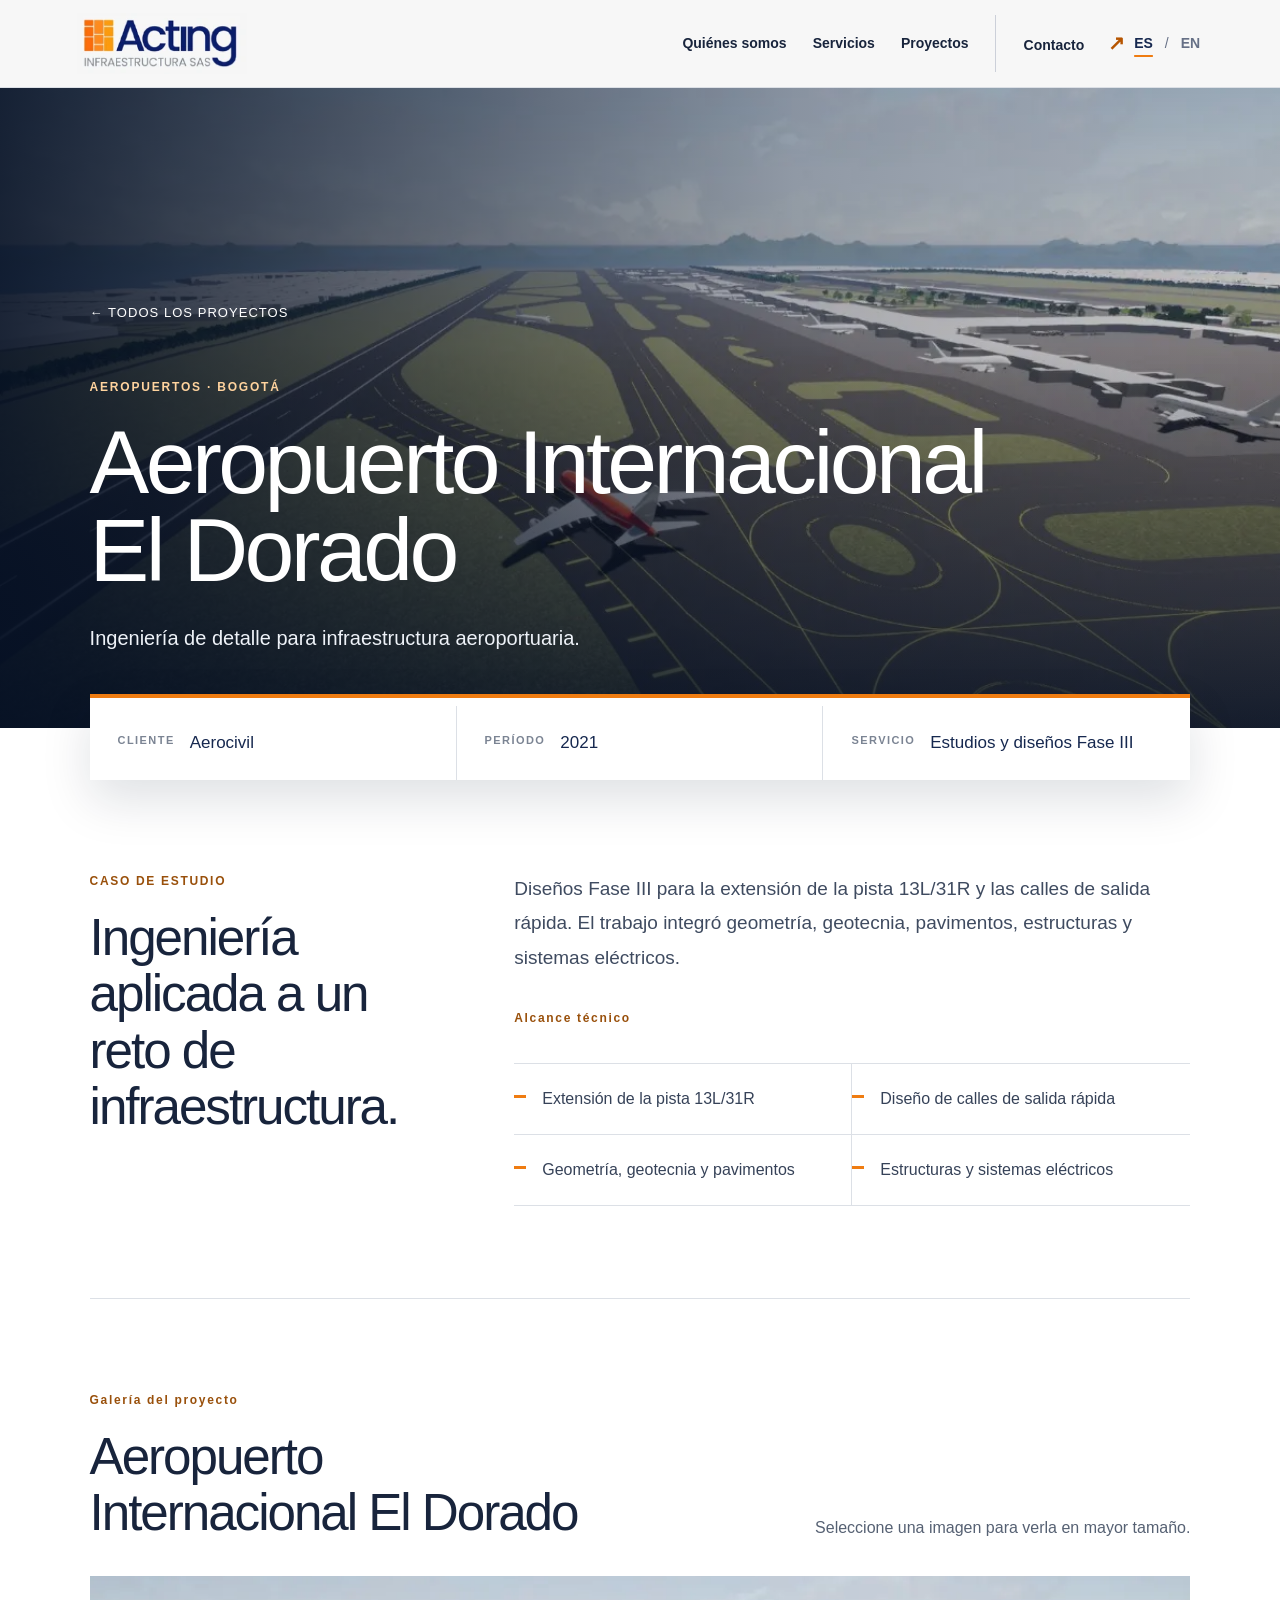
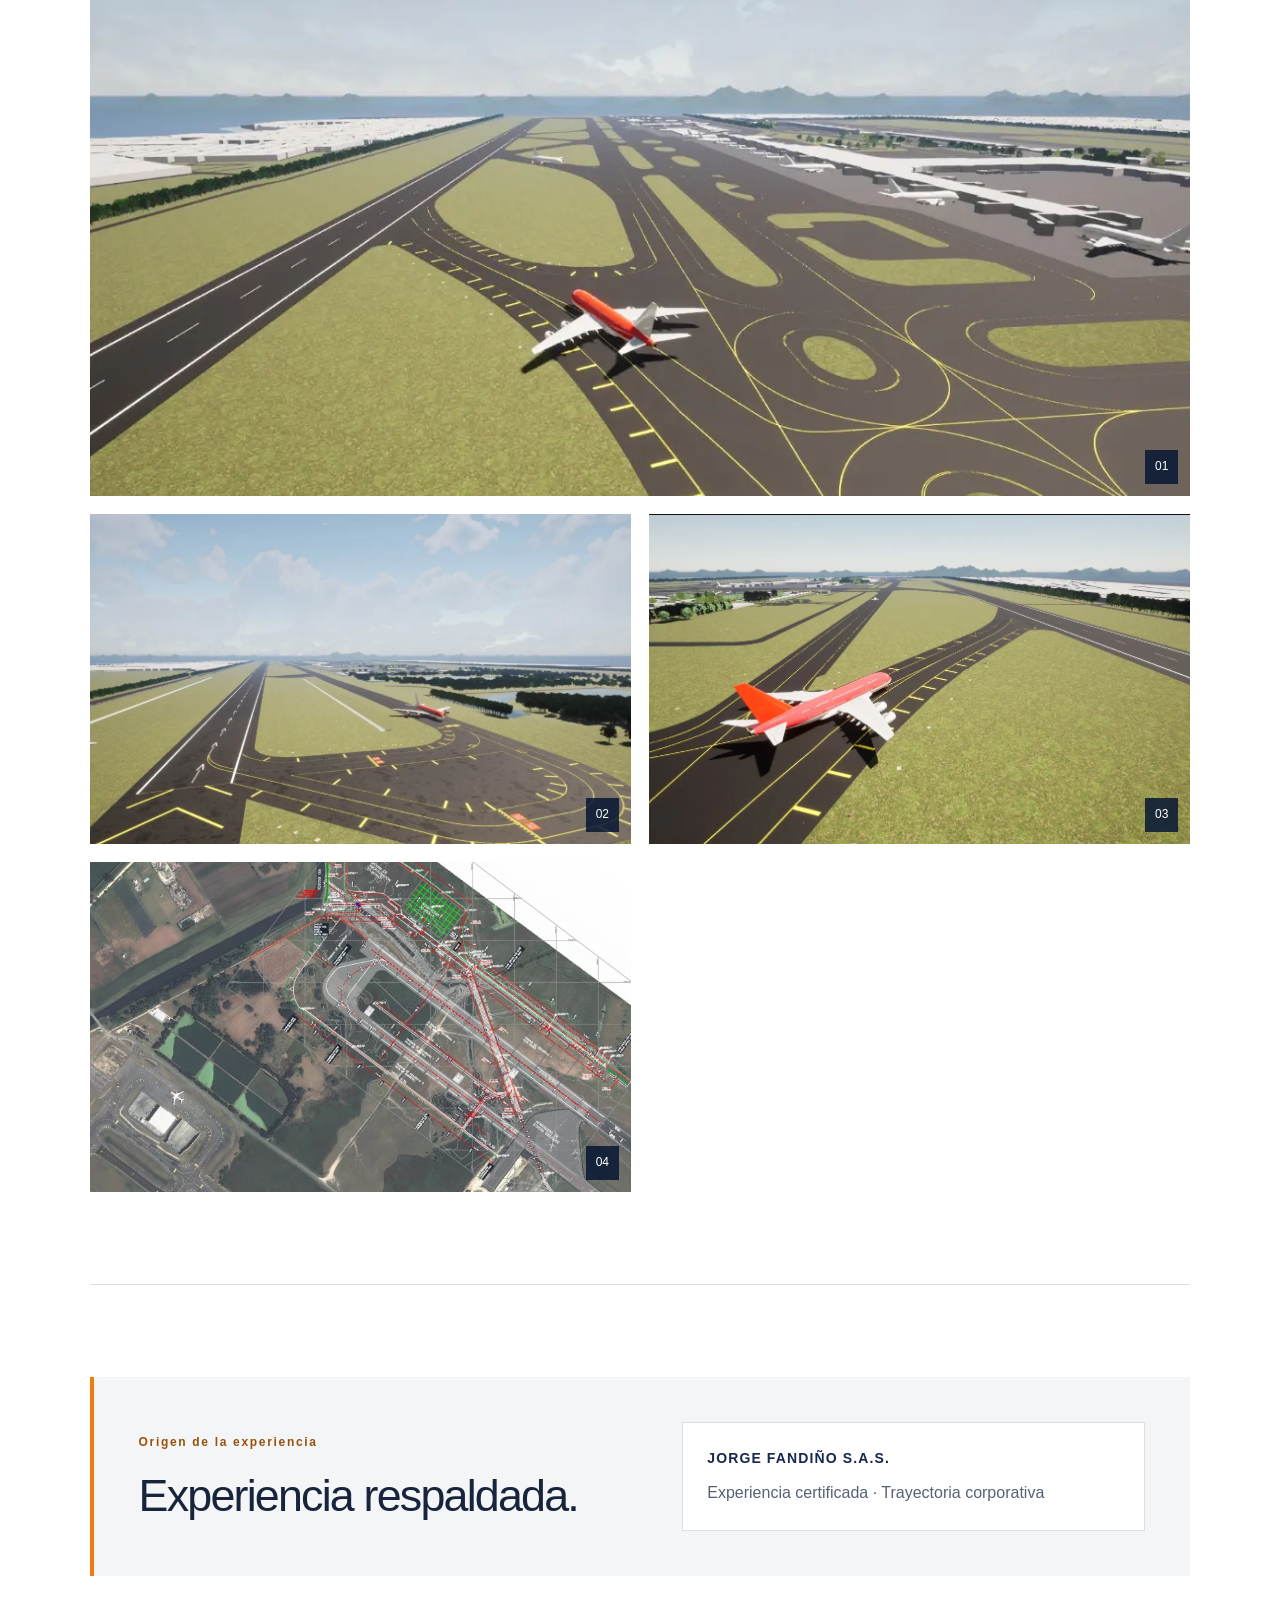
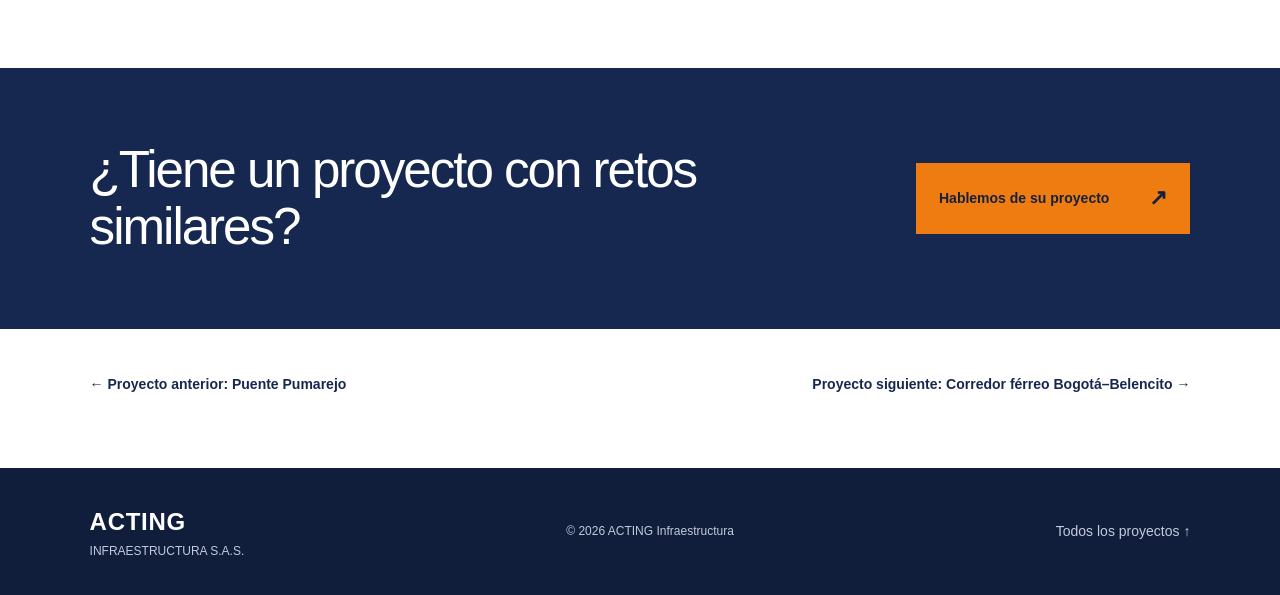
<file: proyectos/aeropuerto-el-dorado/index.html>
<!doctype html>
<html lang="es"><head><meta charset="utf-8"><meta name="viewport" content="width=device-width,initial-scale=1"><title>Aeropuerto Internacional El Dorado | ACTING Infraestructura</title><meta name="description" content="Ingeniería de detalle para infraestructura aeroportuaria."><meta name="theme-color" content="#152753"><link rel="stylesheet" href="/styles.css"><link rel="stylesheet" href="/case-study.css"><link rel="icon" href="/assets/favicon.svg" type="image/svg+xml"><link rel="canonical" href="https://www.actinginfraestructura.com/proyectos/aeropuerto-el-dorado/"><link rel="alternate" hreflang="es" href="https://www.actinginfraestructura.com/proyectos/aeropuerto-el-dorado/"><link rel="alternate" hreflang="en" href="https://www.actinginfraestructura.com/en/projects/aeropuerto-el-dorado/"><link rel="alternate" hreflang="x-default" href="https://www.actinginfraestructura.com/proyectos/aeropuerto-el-dorado/"><meta property="og:type" content="article"><meta property="og:site_name" content="ACTING Infraestructura"><meta property="og:title" content="Aeropuerto Internacional El Dorado"><meta property="og:description" content="Ingeniería de detalle para infraestructura aeroportuaria."><meta property="og:image" content="https://www.actinginfraestructura.com/assets/aeropuerto-el-dorado-3.webp"><meta property="og:url" content="https://www.actinginfraestructura.com/proyectos/aeropuerto-el-dorado/"></head>
<body class="case-page"><a class="skip" href="#contenido">Saltar al contenido</a><header class="case-header"><a href="/" aria-label="ACTING Infraestructura, inicio"><img class="logo" src="/assets/logo.webp" alt="ACTING Infraestructura S.A.S." width="250" height="90"></a><button class="menu" aria-expanded="false" aria-controls="navegacion">Menú <span>☰</span></button><nav id="navegacion" aria-label="Menú"><a href="/#firma">Quiénes somos</a><a href="/#servicios">Servicios</a><a href="/#proyectos">Proyectos</a><a class="nav-contact" href="/#contacto">Contacto <span aria-hidden="true">↗</span></a></nav><div class="language-switch" role="group" aria-label="Language"><a href="/proyectos/aeropuerto-el-dorado/" lang="es" hreflang="es" aria-current="page">ES</a><span aria-hidden="true">/</span><a href="/en/projects/aeropuerto-el-dorado/" lang="en" hreflang="en">EN</a></div></header>
<main id="contenido" class="case-main"><section class="case-hero"><img src="/assets/aeropuerto-el-dorado-3.webp" alt="Visualización general de la pista, calles de rodaje y terminal aeroportuaria" width="1191" height="673" fetchpriority="high"><div class="case-hero-content"><a class="case-breadcrumb" href="/#proyectos">← Todos los proyectos</a><p class="case-kicker">AEROPUERTOS · BOGOTÁ</p><h1>Aeropuerto Internacional El Dorado</h1><p class="case-lead">Ingeniería de detalle para infraestructura aeroportuaria.</p></div></section><dl class="case-facts"><div class="case-fact"><dt>Cliente</dt><dd>Aerocivil</dd></div><div class="case-fact"><dt>Período</dt><dd>2021</dd></div><div class="case-fact"><dt>Servicio</dt><dd>Estudios y diseños Fase III</dd></div></dl>
<section class="case-section case-intro"><div><p class="eyebrow">CASO DE ESTUDIO</p><h2>Ingeniería aplicada a un reto de infraestructura.</h2></div><div><p class="case-copy">Diseños Fase III para la extensión de la pista 13L/31R y las calles de salida rápida. El trabajo integró geometría, geotecnia, pavimentos, estructuras y sistemas eléctricos.</p><p class="eyebrow" style="margin-top:34px">Alcance técnico</p><ul class="scope-list"><li>Extensión de la pista 13L/31R</li><li>Diseño de calles de salida rápida</li><li>Geometría, geotecnia y pavimentos</li><li>Estructuras y sistemas eléctricos</li></ul></div></section>
<section class="case-section"><div class="case-gallery-heading"><div><p class="eyebrow">Galería del proyecto</p><h2>Aeropuerto Internacional El Dorado</h2></div><p>Seleccione una imagen para verla en mayor tamaño.</p></div><div class="case-gallery"><button type="button" aria-label="Visualización general de la pista, calles de rodaje y terminal aeroportuaria"><img src="/assets/aeropuerto-el-dorado-3.webp" alt="Visualización general de la pista, calles de rodaje y terminal aeroportuaria" width="1191" height="673" loading="lazy" decoding="async"><span>01</span></button><button type="button" aria-label="Visualización de la extensión de la pista 13L/31R y sus calles de rodaje"><img src="/assets/aeropuerto-el-dorado-1.webp" alt="Visualización de la extensión de la pista 13L/31R y sus calles de rodaje" width="1200" height="668" loading="lazy" decoding="async"><span>02</span></button><button type="button" aria-label="Visualización de una calle de salida rápida para la pista 13L/31R"><img src="/assets/aeropuerto-el-dorado-2.webp" alt="Visualización de una calle de salida rápida para la pista 13L/31R" width="1195" height="667" loading="lazy" decoding="async"><span>03</span></button><button type="button" aria-label="Plano de diseño del Aeropuerto Internacional El Dorado"><img src="/assets/dorado.webp" alt="Plano de diseño del Aeropuerto Internacional El Dorado" width="833" height="548" loading="lazy" decoding="async"><span>04</span></button></div></section>
<section class="case-section"><div class="case-origin"><div><p class="eyebrow">Origen de la experiencia</p><h2>Experiencia respaldada.</h2></div><div class="case-origin-card"><strong>JORGE FANDIÑO S.A.S.</strong><span>Experiencia certificada · Trayectoria corporativa</span></div></div></section>
<section class="case-cta"><div class="case-cta-inner"><h2>¿Tiene un proyecto con retos similares?</h2><a class="button" href="mailto:licitaciones@actinginfraestructura.com?subject=Consulta%20sobre%20un%20proyecto">Hablemos de su proyecto <span aria-hidden="true">↗</span></a></div></section><nav class="case-pagination" aria-label="Proyectos"><a href="/proyectos/puente-pumarejo/">← Proyecto anterior: Puente Pumarejo</a><a href="/proyectos/bogota-belencito/">Proyecto siguiente: Corredor férreo Bogotá–Belencito →</a></nav></main>
<footer><div><strong>ACTING</strong><span>INFRAESTRUCTURA S.A.S.</span></div><span>© 2026 ACTING Infraestructura</span><a href="/#proyectos">Todos los proyectos ↑</a></footer><dialog class="case-dialog"><button type="button" class="case-dialog-close" aria-label="Cerrar imagen">×</button><img alt=""><p></p></dialog><script src="/case-study.js" defer></script></body></html>
</file>
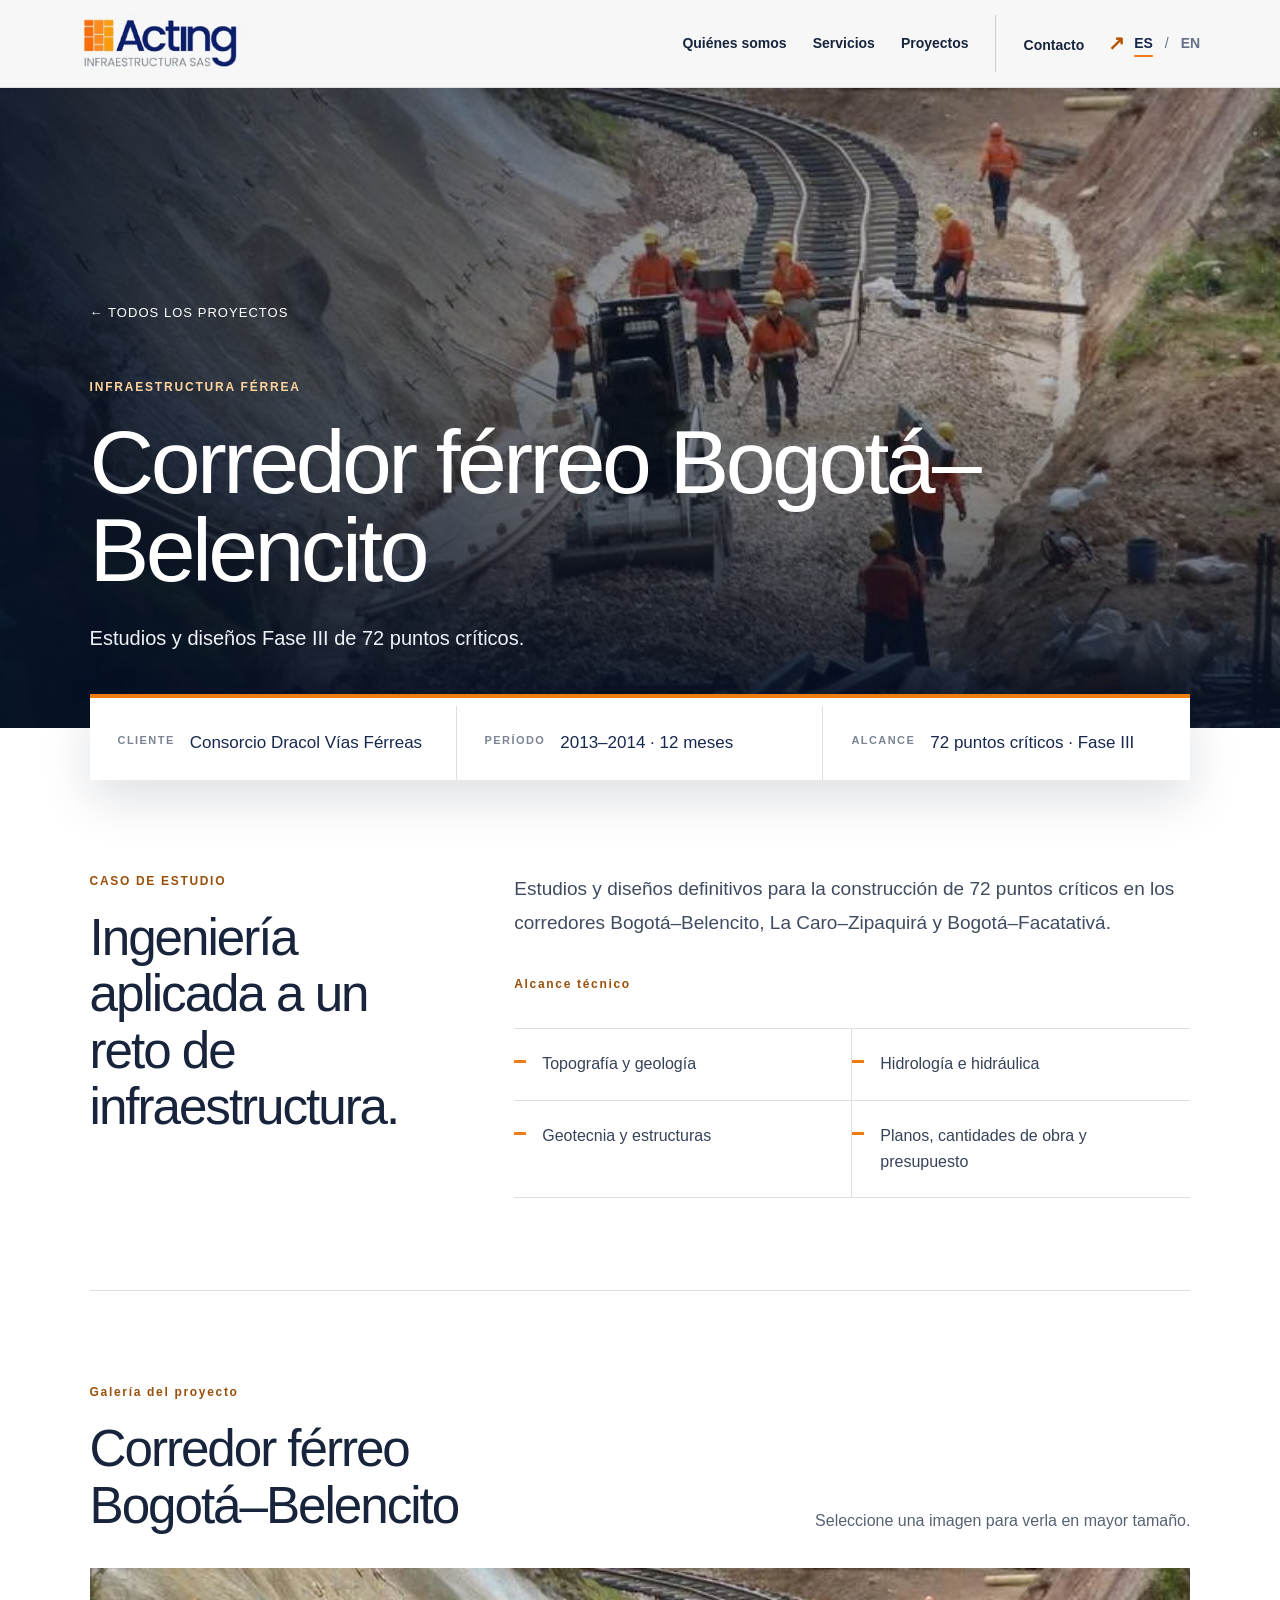
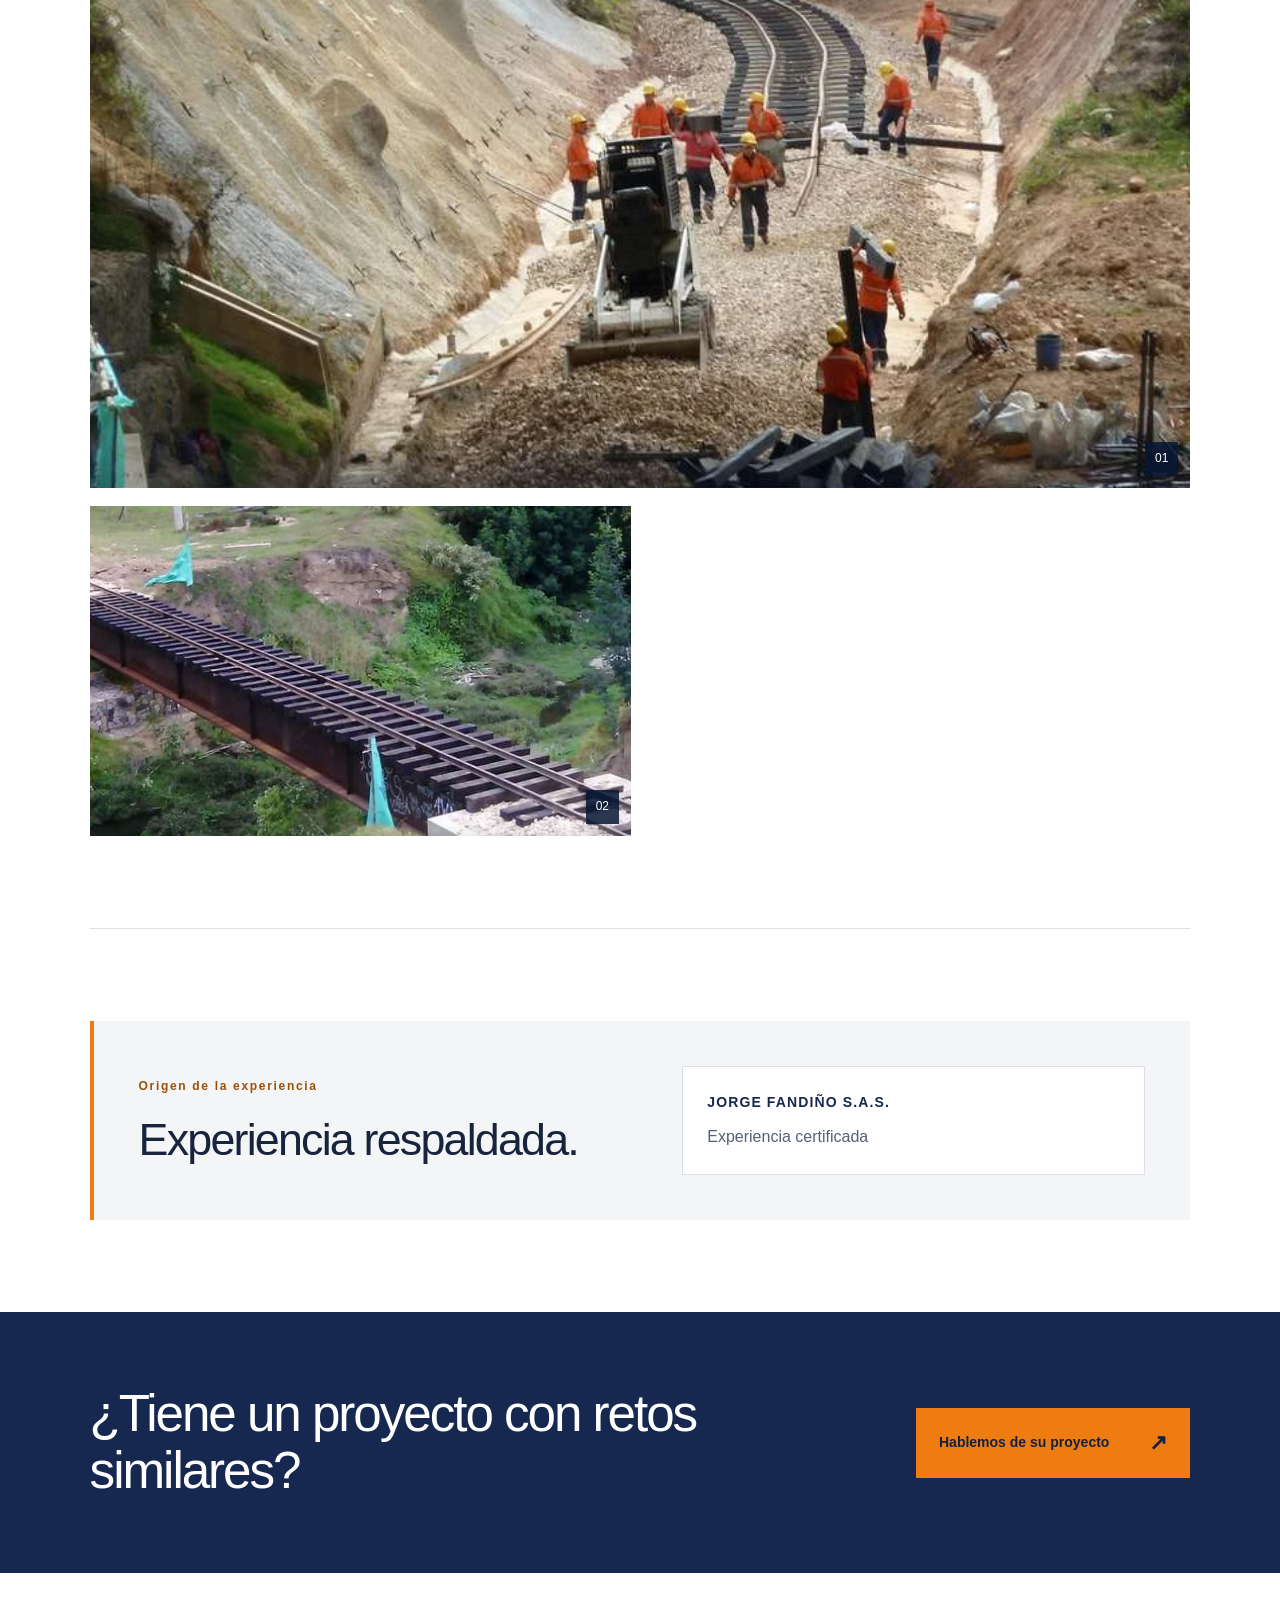
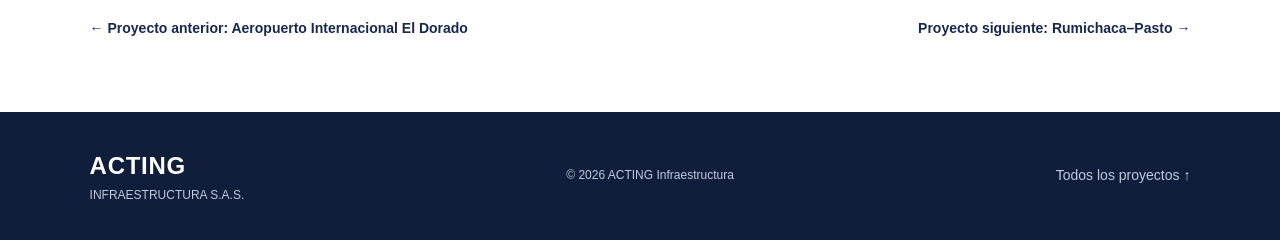
<file: proyectos/bogota-belencito/index.html>
<!doctype html>
<html lang="es"><head><meta charset="utf-8"><meta name="viewport" content="width=device-width,initial-scale=1"><title>Corredor férreo Bogotá–Belencito | ACTING Infraestructura</title><meta name="description" content="Estudios y diseños Fase III de 72 puntos críticos."><meta name="theme-color" content="#152753"><link rel="stylesheet" href="/styles.css"><link rel="stylesheet" href="/case-study.css"><link rel="icon" href="/assets/favicon.svg" type="image/svg+xml"><link rel="canonical" href="https://www.actinginfraestructura.com/proyectos/bogota-belencito/"><link rel="alternate" hreflang="es" href="https://www.actinginfraestructura.com/proyectos/bogota-belencito/"><link rel="alternate" hreflang="en" href="https://www.actinginfraestructura.com/en/projects/bogota-belencito/"><link rel="alternate" hreflang="x-default" href="https://www.actinginfraestructura.com/proyectos/bogota-belencito/"><meta property="og:type" content="article"><meta property="og:site_name" content="ACTING Infraestructura"><meta property="og:title" content="Corredor férreo Bogotá–Belencito"><meta property="og:description" content="Estudios y diseños Fase III de 72 puntos críticos."><meta property="og:image" content="https://www.actinginfraestructura.com/assets/bogota-belencito-1.webp"><meta property="og:url" content="https://www.actinginfraestructura.com/proyectos/bogota-belencito/"></head>
<body class="case-page"><a class="skip" href="#contenido">Saltar al contenido</a><header class="case-header"><a href="/" aria-label="ACTING Infraestructura, inicio"><img class="logo" src="/assets/logo.webp" alt="ACTING Infraestructura S.A.S." width="250" height="90"></a><button class="menu" aria-expanded="false" aria-controls="navegacion">Menú <span>☰</span></button><nav id="navegacion" aria-label="Menú"><a href="/#firma">Quiénes somos</a><a href="/#servicios">Servicios</a><a href="/#proyectos">Proyectos</a><a class="nav-contact" href="/#contacto">Contacto <span aria-hidden="true">↗</span></a></nav><div class="language-switch" role="group" aria-label="Language"><a href="/proyectos/bogota-belencito/" lang="es" hreflang="es" aria-current="page">ES</a><span aria-hidden="true">/</span><a href="/en/projects/bogota-belencito/" lang="en" hreflang="en">EN</a></div></header>
<main id="contenido" class="case-main"><section class="case-hero"><img src="/assets/bogota-belencito-1.webp" alt="Trabajos en la vía férrea del corredor Bogotá–Belencito" width="894" height="388" fetchpriority="high"><div class="case-hero-content"><a class="case-breadcrumb" href="/#proyectos">← Todos los proyectos</a><p class="case-kicker">INFRAESTRUCTURA FÉRREA</p><h1>Corredor férreo Bogotá–Belencito</h1><p class="case-lead">Estudios y diseños Fase III de 72 puntos críticos.</p></div></section><dl class="case-facts"><div class="case-fact"><dt>Cliente</dt><dd>Consorcio Dracol Vías Férreas</dd></div><div class="case-fact"><dt>Período</dt><dd>2013–2014 · 12 meses</dd></div><div class="case-fact"><dt>Alcance</dt><dd>72 puntos críticos · Fase III</dd></div></dl>
<section class="case-section case-intro"><div><p class="eyebrow">CASO DE ESTUDIO</p><h2>Ingeniería aplicada a un reto de infraestructura.</h2></div><div><p class="case-copy">Estudios y diseños definitivos para la construcción de 72 puntos críticos en los corredores Bogotá–Belencito, La Caro–Zipaquirá y Bogotá–Facatativá.</p><p class="eyebrow" style="margin-top:34px">Alcance técnico</p><ul class="scope-list"><li>Topografía y geología</li><li>Hidrología e hidráulica</li><li>Geotecnia y estructuras</li><li>Planos, cantidades de obra y presupuesto</li></ul></div></section>
<section class="case-section"><div class="case-gallery-heading"><div><p class="eyebrow">Galería del proyecto</p><h2>Corredor férreo Bogotá–Belencito</h2></div><p>Seleccione una imagen para verla en mayor tamaño.</p></div><div class="case-gallery"><button type="button" aria-label="Trabajos en la vía férrea del corredor Bogotá–Belencito"><img src="/assets/bogota-belencito-1.webp" alt="Trabajos en la vía férrea del corredor Bogotá–Belencito" width="894" height="388" loading="lazy" decoding="async"><span>01</span></button><button type="button" aria-label="Puente ferroviario del proyecto Bogotá–Belencito"><img src="/assets/bogota-belencito-2.webp" alt="Puente ferroviario del proyecto Bogotá–Belencito" width="535" height="388" loading="lazy" decoding="async"><span>02</span></button></div></section>
<section class="case-section"><div class="case-origin"><div><p class="eyebrow">Origen de la experiencia</p><h2>Experiencia respaldada.</h2></div><div class="case-origin-card"><strong>JORGE FANDIÑO S.A.S.</strong><span>Experiencia certificada</span></div></div></section>
<section class="case-cta"><div class="case-cta-inner"><h2>¿Tiene un proyecto con retos similares?</h2><a class="button" href="mailto:licitaciones@actinginfraestructura.com?subject=Consulta%20sobre%20un%20proyecto">Hablemos de su proyecto <span aria-hidden="true">↗</span></a></div></section><nav class="case-pagination" aria-label="Proyectos"><a href="/proyectos/aeropuerto-el-dorado/">← Proyecto anterior: Aeropuerto Internacional El Dorado</a><a href="/proyectos/rumichaca-pasto/">Proyecto siguiente: Rumichaca–Pasto →</a></nav></main>
<footer><div><strong>ACTING</strong><span>INFRAESTRUCTURA S.A.S.</span></div><span>© 2026 ACTING Infraestructura</span><a href="/#proyectos">Todos los proyectos ↑</a></footer><dialog class="case-dialog"><button type="button" class="case-dialog-close" aria-label="Cerrar imagen">×</button><img alt=""><p></p></dialog><script src="/case-study.js" defer></script></body></html>
</file>
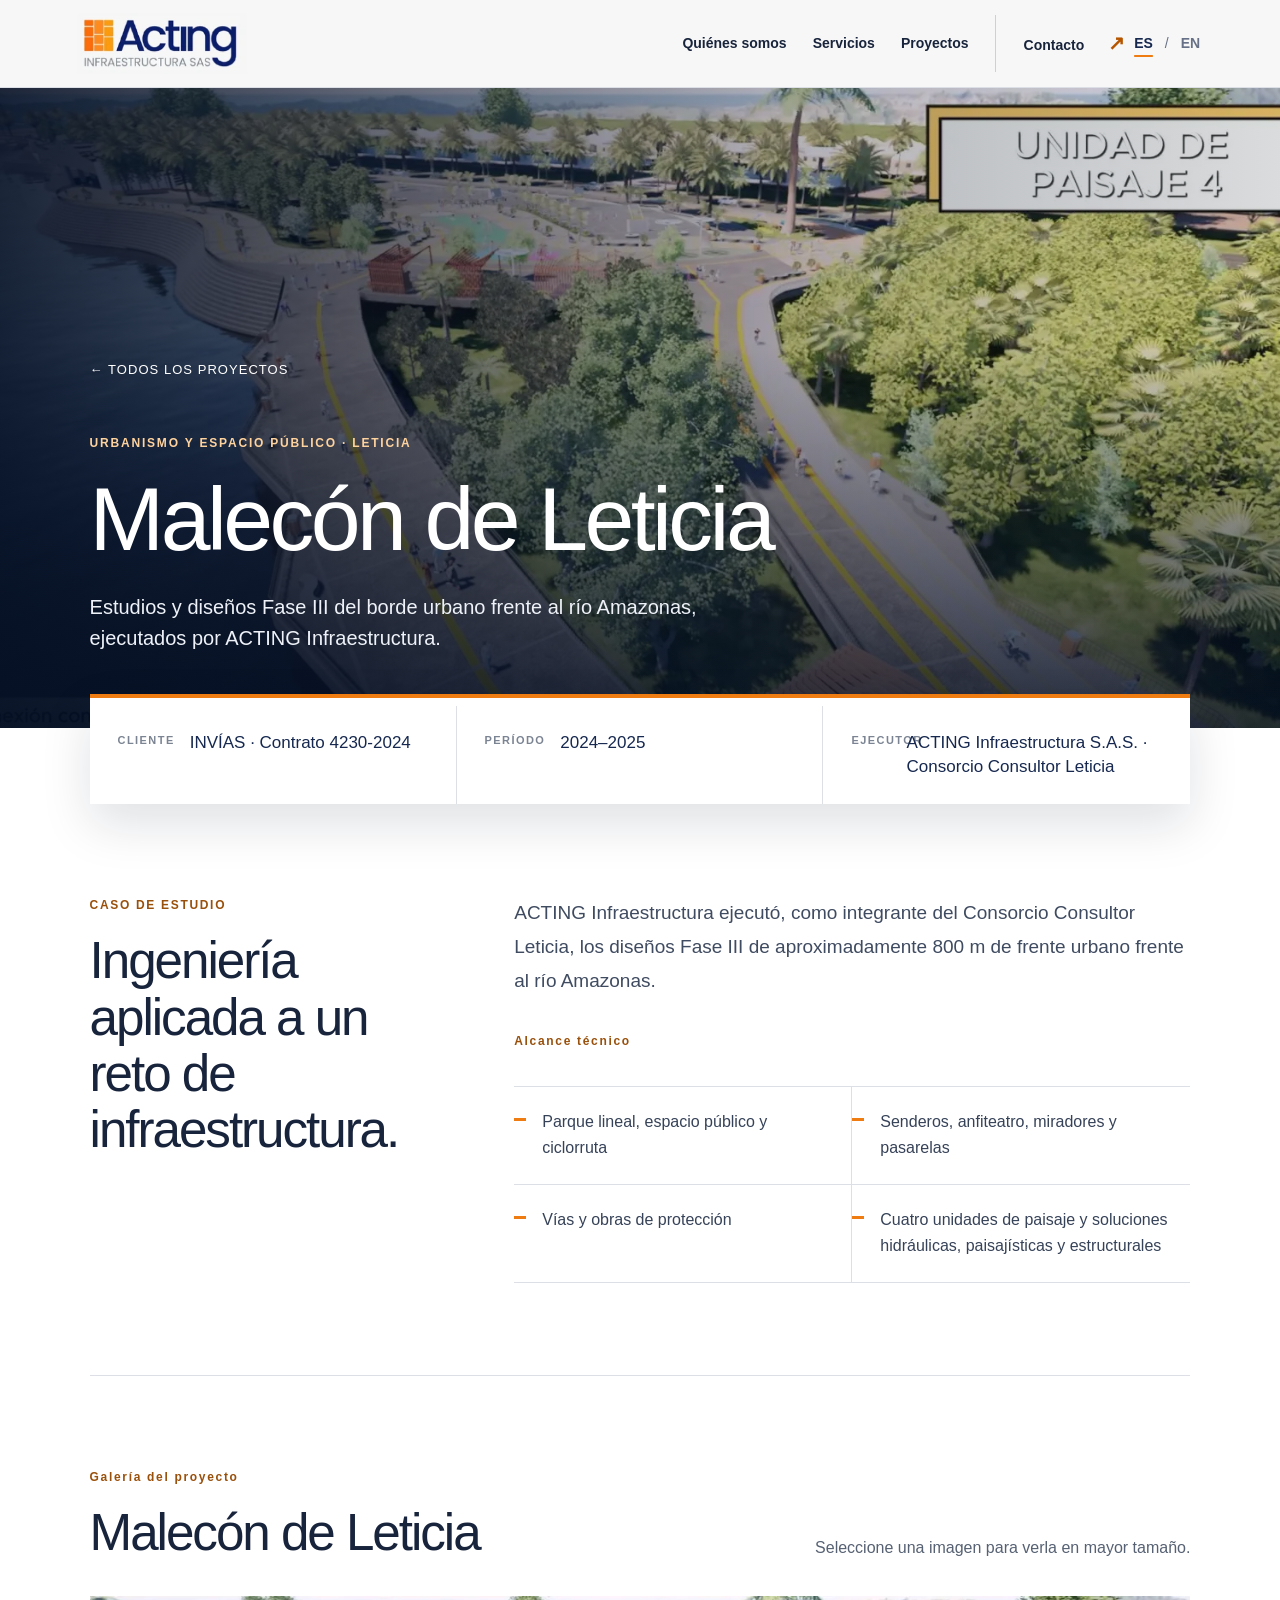
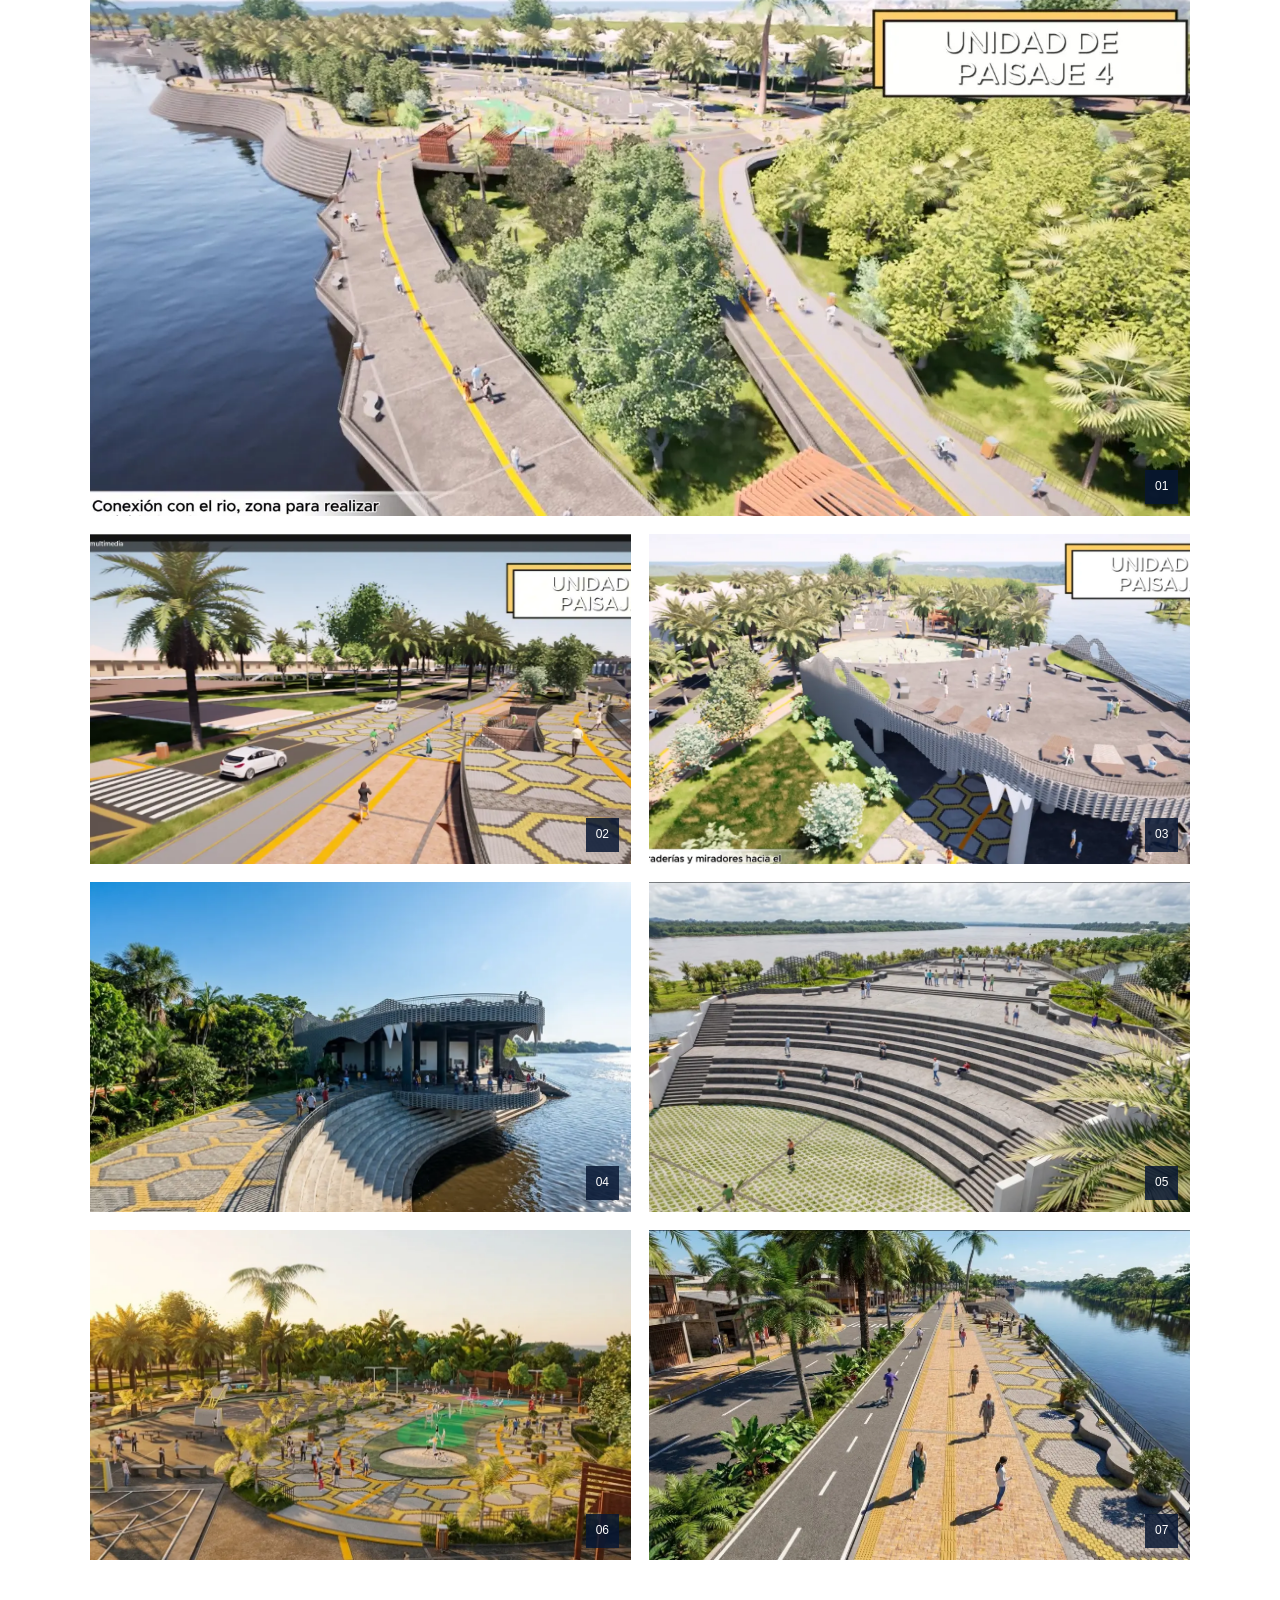
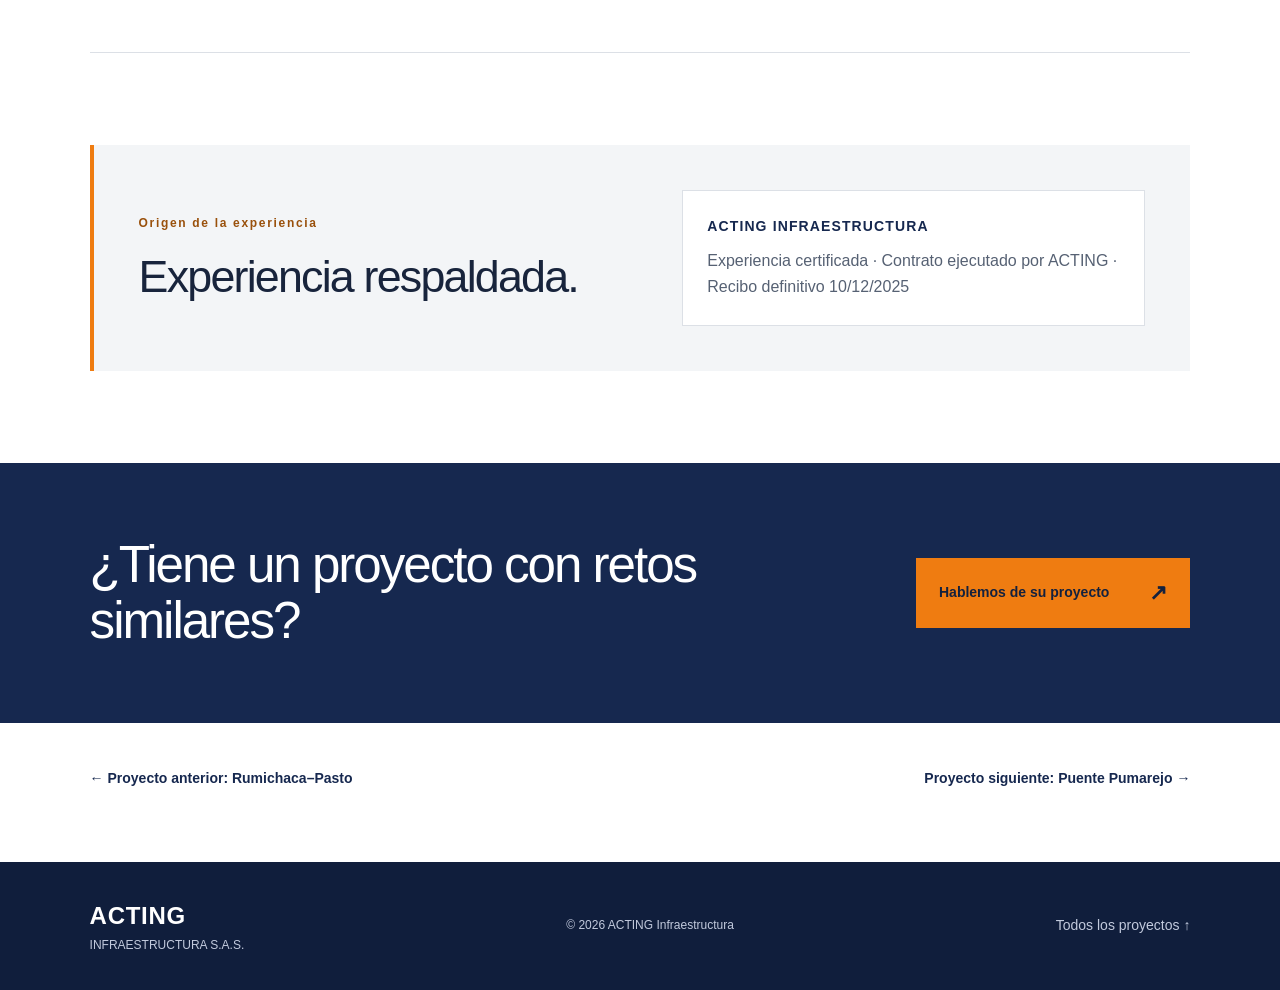
<file: proyectos/malecon-leticia/index.html>
<!doctype html>
<html lang="es"><head><meta charset="utf-8"><meta name="viewport" content="width=device-width,initial-scale=1"><title>Malecón de Leticia | ACTING Infraestructura</title><meta name="description" content="Estudios y diseños Fase III del borde urbano frente al río Amazonas, ejecutados por ACTING Infraestructura."><meta name="theme-color" content="#152753"><link rel="stylesheet" href="/styles.css"><link rel="stylesheet" href="/case-study.css"><link rel="icon" href="/assets/favicon.svg" type="image/svg+xml"><link rel="canonical" href="https://www.actinginfraestructura.com/proyectos/malecon-leticia/"><link rel="alternate" hreflang="es" href="https://www.actinginfraestructura.com/proyectos/malecon-leticia/"><link rel="alternate" hreflang="en" href="https://www.actinginfraestructura.com/en/projects/malecon-leticia/"><link rel="alternate" hreflang="x-default" href="https://www.actinginfraestructura.com/proyectos/malecon-leticia/"><meta property="og:type" content="article"><meta property="og:site_name" content="ACTING Infraestructura"><meta property="og:title" content="Malecón de Leticia"><meta property="og:description" content="Estudios y diseños Fase III del borde urbano frente al río Amazonas, ejecutados por ACTING Infraestructura."><meta property="og:image" content="https://www.actinginfraestructura.com/assets/malecon-leticia-11.webp"><meta property="og:url" content="https://www.actinginfraestructura.com/proyectos/malecon-leticia/"></head>
<body class="case-page"><a class="skip" href="#contenido">Saltar al contenido</a><header class="case-header"><a href="/" aria-label="ACTING Infraestructura, inicio"><img class="logo" src="/assets/logo.webp" alt="ACTING Infraestructura S.A.S." width="250" height="90"></a><button class="menu" aria-expanded="false" aria-controls="navegacion">Menú <span>☰</span></button><nav id="navegacion" aria-label="Menú"><a href="/#firma">Quiénes somos</a><a href="/#servicios">Servicios</a><a href="/#proyectos">Proyectos</a><a class="nav-contact" href="/#contacto">Contacto <span aria-hidden="true">↗</span></a></nav><div class="language-switch" role="group" aria-label="Language"><a href="/proyectos/malecon-leticia/" lang="es" hreflang="es" aria-current="page">ES</a><span aria-hidden="true">/</span><a href="/en/projects/malecon-leticia/" lang="en" hreflang="en">EN</a></div></header>
<main id="contenido" class="case-main"><section class="case-hero"><img src="/assets/malecon-leticia-11.webp" alt="Vista panorámica de la unidad de paisaje 4 y el paseo junto al río Amazonas" width="1622" height="749" fetchpriority="high"><div class="case-hero-content"><a class="case-breadcrumb" href="/#proyectos">← Todos los proyectos</a><p class="case-kicker">URBANISMO Y ESPACIO PÚBLICO · LETICIA</p><h1>Malecón de Leticia</h1><p class="case-lead">Estudios y diseños Fase III del borde urbano frente al río Amazonas, ejecutados por ACTING Infraestructura.</p></div></section><dl class="case-facts"><div class="case-fact"><dt>Cliente</dt><dd>INVÍAS · Contrato 4230-2024</dd></div><div class="case-fact"><dt>Período</dt><dd>2024–2025</dd></div><div class="case-fact"><dt>Ejecutor</dt><dd>ACTING Infraestructura S.A.S. · Consorcio Consultor Leticia</dd></div></dl>
<section class="case-section case-intro"><div><p class="eyebrow">CASO DE ESTUDIO</p><h2>Ingeniería aplicada a un reto de infraestructura.</h2></div><div><p class="case-copy">ACTING Infraestructura ejecutó, como integrante del Consorcio Consultor Leticia, los diseños Fase III de aproximadamente 800 m de frente urbano frente al río Amazonas.</p><p class="eyebrow" style="margin-top:34px">Alcance técnico</p><ul class="scope-list"><li>Parque lineal, espacio público y ciclorruta</li><li>Senderos, anfiteatro, miradores y pasarelas</li><li>Vías y obras de protección</li><li>Cuatro unidades de paisaje y soluciones hidráulicas, paisajísticas y estructurales</li></ul></div></section>
<section class="case-section"><div class="case-gallery-heading"><div><p class="eyebrow">Galería del proyecto</p><h2>Malecón de Leticia</h2></div><p>Seleccione una imagen para verla en mayor tamaño.</p></div><div class="case-gallery"><button type="button" aria-label="Vista panorámica de la unidad de paisaje 4 y el paseo junto al río Amazonas"><img src="/assets/malecon-leticia-11.webp" alt="Vista panorámica de la unidad de paisaje 4 y el paseo junto al río Amazonas" width="1622" height="749" loading="lazy" decoding="async"><span>01</span></button><button type="button" aria-label="Visualización del paseo urbano y la ciclorruta de la unidad de paisaje 2"><img src="/assets/malecon-leticia-12.webp" alt="Visualización del paseo urbano y la ciclorruta de la unidad de paisaje 2" width="1614" height="752" loading="lazy" decoding="async"><span>02</span></button><button type="button" aria-label="Visualización del anfiteatro y los miradores de la unidad de paisaje 3"><img src="/assets/malecon-leticia-13.webp" alt="Visualización del anfiteatro y los miradores de la unidad de paisaje 3" width="1603" height="749" loading="lazy" decoding="async"><span>03</span></button><button type="button" aria-label="Vista del pabellón cultural y las graderías junto al río Amazonas"><img src="/assets/malecon-leticia-16.webp" alt="Vista del pabellón cultural y las graderías junto al río Amazonas" width="1580" height="666" loading="lazy" decoding="async"><span>04</span></button><button type="button" aria-label="Vista aérea del anfiteatro y la plaza pública del malecón"><img src="/assets/malecon-leticia-17.webp" alt="Vista aérea del anfiteatro y la plaza pública del malecón" width="1274" height="672" loading="lazy" decoding="async"><span>05</span></button><button type="button" aria-label="Vista del parque recreativo y las zonas deportivas del malecón"><img src="/assets/malecon-leticia-18.webp" alt="Vista del parque recreativo y las zonas deportivas del malecón" width="1731" height="668" loading="lazy" decoding="async"><span>06</span></button><button type="button" aria-label="Paseo urbano, ciclorruta y espacio público frente al río"><img src="/assets/malecon-leticia-19.webp" alt="Paseo urbano, ciclorruta y espacio público frente al río" width="1204" height="673" loading="lazy" decoding="async"><span>07</span></button></div></section>
<section class="case-section"><div class="case-origin"><div><p class="eyebrow">Origen de la experiencia</p><h2>Experiencia respaldada.</h2></div><div class="case-origin-card"><strong>ACTING INFRAESTRUCTURA</strong><span>Experiencia certificada · Contrato ejecutado por ACTING · Recibo definitivo 10/12/2025</span></div></div></section>
<section class="case-cta"><div class="case-cta-inner"><h2>¿Tiene un proyecto con retos similares?</h2><a class="button" href="mailto:licitaciones@actinginfraestructura.com?subject=Consulta%20sobre%20un%20proyecto">Hablemos de su proyecto <span aria-hidden="true">↗</span></a></div></section><nav class="case-pagination" aria-label="Proyectos"><a href="/proyectos/rumichaca-pasto/">← Proyecto anterior: Rumichaca–Pasto</a><a href="/proyectos/puente-pumarejo/">Proyecto siguiente: Puente Pumarejo →</a></nav></main>
<footer><div><strong>ACTING</strong><span>INFRAESTRUCTURA S.A.S.</span></div><span>© 2026 ACTING Infraestructura</span><a href="/#proyectos">Todos los proyectos ↑</a></footer><dialog class="case-dialog"><button type="button" class="case-dialog-close" aria-label="Cerrar imagen">×</button><img alt=""><p></p></dialog><script src="/case-study.js" defer></script></body></html>
</file>
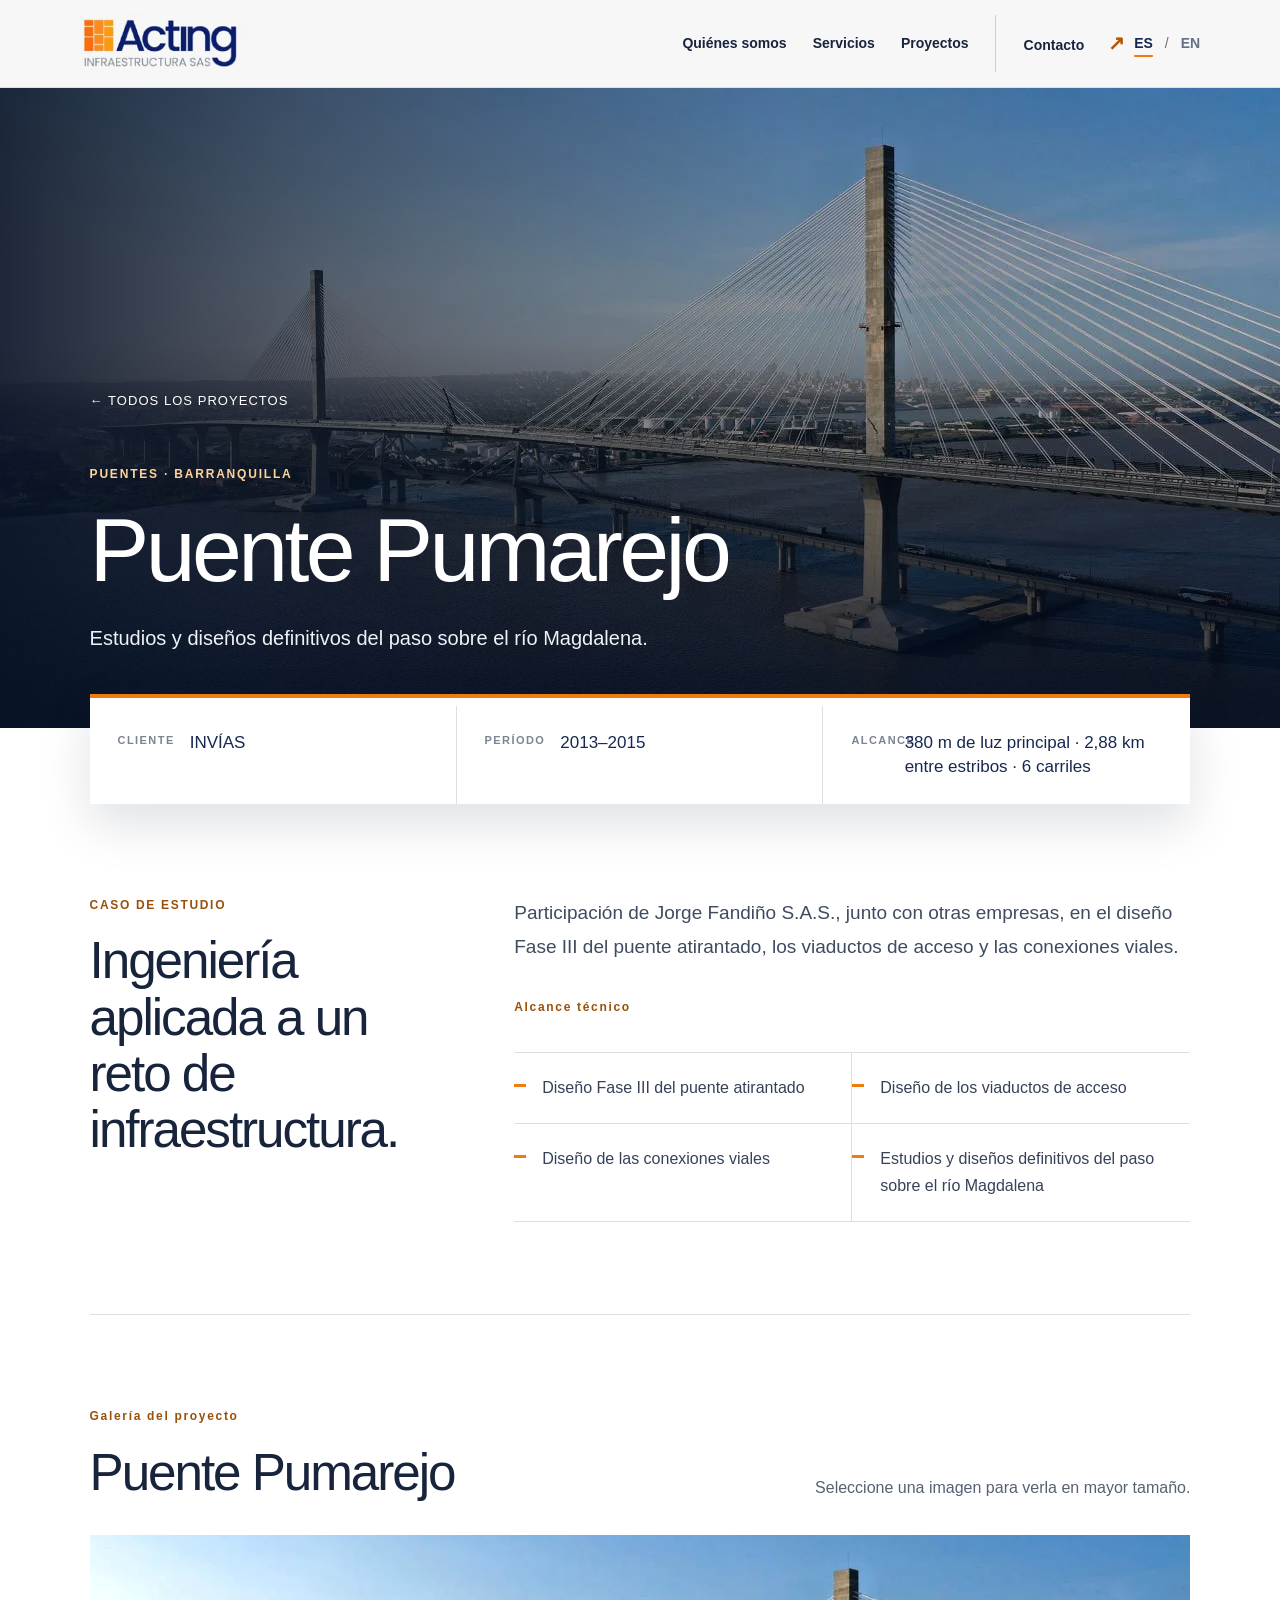
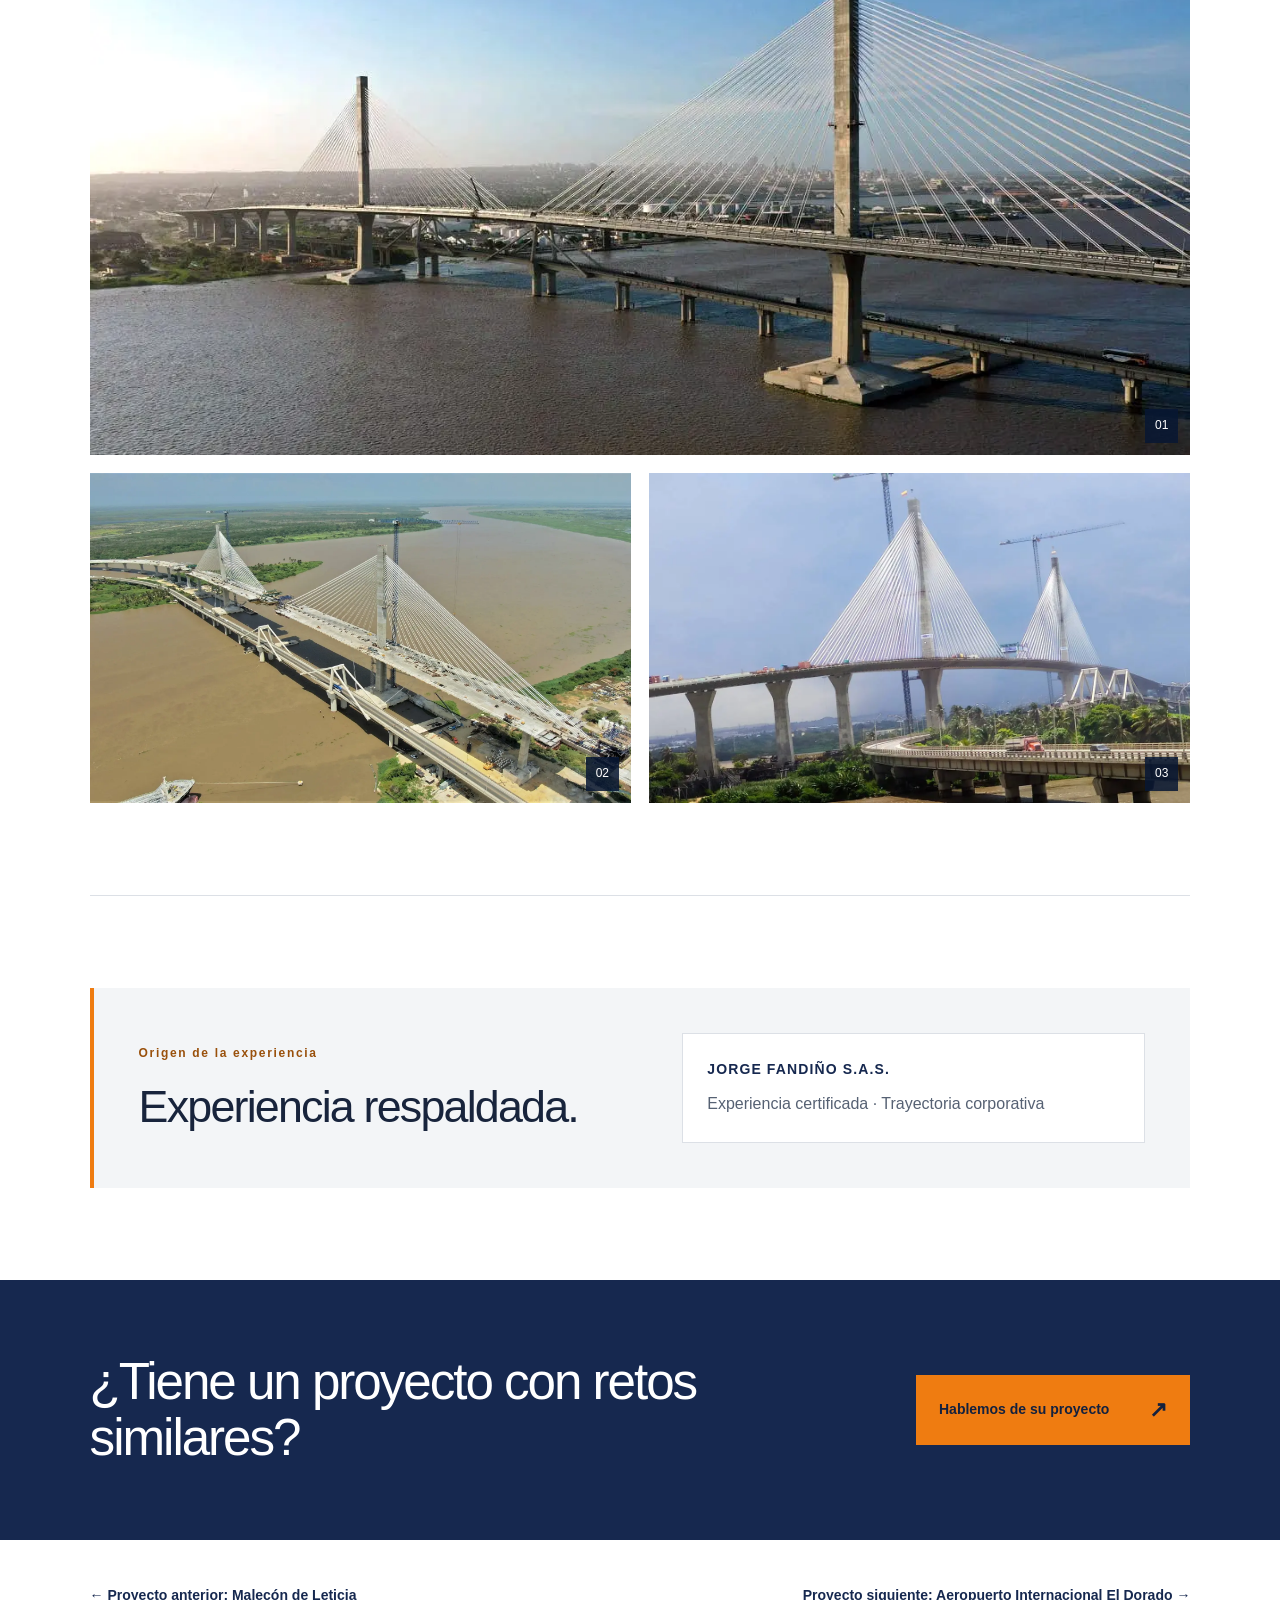
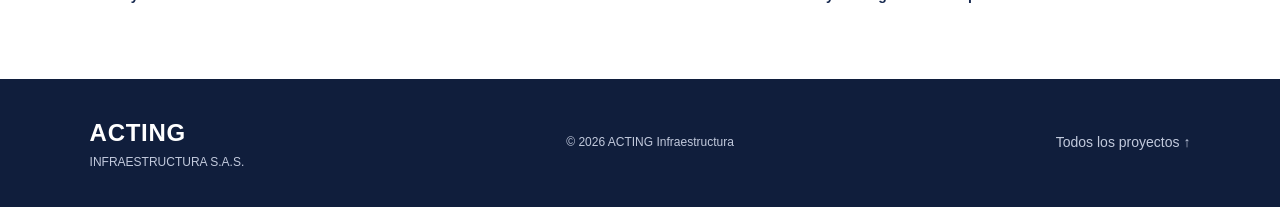
<file: proyectos/puente-pumarejo/index.html>
<!doctype html>
<html lang="es"><head><meta charset="utf-8"><meta name="viewport" content="width=device-width,initial-scale=1"><title>Puente Pumarejo | ACTING Infraestructura</title><meta name="description" content="Estudios y diseños definitivos del paso sobre el río Magdalena."><meta name="theme-color" content="#152753"><link rel="stylesheet" href="/styles.css"><link rel="stylesheet" href="/case-study.css"><link rel="icon" href="/assets/favicon.svg" type="image/svg+xml"><link rel="canonical" href="https://www.actinginfraestructura.com/proyectos/puente-pumarejo/"><link rel="alternate" hreflang="es" href="https://www.actinginfraestructura.com/proyectos/puente-pumarejo/"><link rel="alternate" hreflang="en" href="https://www.actinginfraestructura.com/en/projects/puente-pumarejo/"><link rel="alternate" hreflang="x-default" href="https://www.actinginfraestructura.com/proyectos/puente-pumarejo/"><meta property="og:type" content="article"><meta property="og:site_name" content="ACTING Infraestructura"><meta property="og:title" content="Puente Pumarejo"><meta property="og:description" content="Estudios y diseños definitivos del paso sobre el río Magdalena."><meta property="og:image" content="https://www.actinginfraestructura.com/assets/pumarejo-2.webp"><meta property="og:url" content="https://www.actinginfraestructura.com/proyectos/puente-pumarejo/"></head>
<body class="case-page"><a class="skip" href="#contenido">Saltar al contenido</a><header class="case-header"><a href="/" aria-label="ACTING Infraestructura, inicio"><img class="logo" src="/assets/logo.webp" alt="ACTING Infraestructura S.A.S." width="250" height="90"></a><button class="menu" aria-expanded="false" aria-controls="navegacion">Menú <span>☰</span></button><nav id="navegacion" aria-label="Menú"><a href="/#firma">Quiénes somos</a><a href="/#servicios">Servicios</a><a href="/#proyectos">Proyectos</a><a class="nav-contact" href="/#contacto">Contacto <span aria-hidden="true">↗</span></a></nav><div class="language-switch" role="group" aria-label="Language"><a href="/proyectos/puente-pumarejo/" lang="es" hreflang="es" aria-current="page">ES</a><span aria-hidden="true">/</span><a href="/en/projects/puente-pumarejo/" lang="en" hreflang="en">EN</a></div></header>
<main id="contenido" class="case-main"><section class="case-hero"><img src="/assets/pumarejo-2.webp" alt="Vista aérea del Puente Pumarejo terminado sobre el río Magdalena" width="1280" height="720" fetchpriority="high"><div class="case-hero-content"><a class="case-breadcrumb" href="/#proyectos">← Todos los proyectos</a><p class="case-kicker">PUENTES · BARRANQUILLA</p><h1>Puente Pumarejo</h1><p class="case-lead">Estudios y diseños definitivos del paso sobre el río Magdalena.</p></div></section><dl class="case-facts"><div class="case-fact"><dt>Cliente</dt><dd>INVÍAS</dd></div><div class="case-fact"><dt>Período</dt><dd>2013–2015</dd></div><div class="case-fact"><dt>Alcance</dt><dd>380 m de luz principal · 2,88 km entre estribos · 6 carriles</dd></div></dl>
<section class="case-section case-intro"><div><p class="eyebrow">CASO DE ESTUDIO</p><h2>Ingeniería aplicada a un reto de infraestructura.</h2></div><div><p class="case-copy">Participación de Jorge Fandiño S.A.S., junto con otras empresas, en el diseño Fase III del puente atirantado, los viaductos de acceso y las conexiones viales.</p><p class="eyebrow" style="margin-top:34px">Alcance técnico</p><ul class="scope-list"><li>Diseño Fase III del puente atirantado</li><li>Diseño de los viaductos de acceso</li><li>Diseño de las conexiones viales</li><li>Estudios y diseños definitivos del paso sobre el río Magdalena</li></ul></div></section>
<section class="case-section"><div class="case-gallery-heading"><div><p class="eyebrow">Galería del proyecto</p><h2>Puente Pumarejo</h2></div><p>Seleccione una imagen para verla en mayor tamaño.</p></div><div class="case-gallery"><button type="button" aria-label="Vista aérea del Puente Pumarejo terminado sobre el río Magdalena"><img src="/assets/pumarejo-2.webp" alt="Vista aérea del Puente Pumarejo terminado sobre el río Magdalena" width="1280" height="720" loading="lazy" decoding="async"><span>01</span></button><button type="button" aria-label="Vista aérea de la construcción del Puente Pumarejo junto al puente anterior"><img src="/assets/pumarejo-1.webp" alt="Vista aérea de la construcción del Puente Pumarejo junto al puente anterior" width="2048" height="1152" loading="lazy" decoding="async"><span>02</span></button><button type="button" aria-label="Pilones, tirantes y viaductos del Puente Pumarejo durante su construcción"><img src="/assets/pumarejo-3.webp" alt="Pilones, tirantes y viaductos del Puente Pumarejo durante su construcción" width="1600" height="738" loading="lazy" decoding="async"><span>03</span></button></div></section>
<section class="case-section"><div class="case-origin"><div><p class="eyebrow">Origen de la experiencia</p><h2>Experiencia respaldada.</h2></div><div class="case-origin-card"><strong>JORGE FANDIÑO S.A.S.</strong><span>Experiencia certificada · Trayectoria corporativa</span></div></div></section>
<section class="case-cta"><div class="case-cta-inner"><h2>¿Tiene un proyecto con retos similares?</h2><a class="button" href="mailto:licitaciones@actinginfraestructura.com?subject=Consulta%20sobre%20un%20proyecto">Hablemos de su proyecto <span aria-hidden="true">↗</span></a></div></section><nav class="case-pagination" aria-label="Proyectos"><a href="/proyectos/malecon-leticia/">← Proyecto anterior: Malecón de Leticia</a><a href="/proyectos/aeropuerto-el-dorado/">Proyecto siguiente: Aeropuerto Internacional El Dorado →</a></nav></main>
<footer><div><strong>ACTING</strong><span>INFRAESTRUCTURA S.A.S.</span></div><span>© 2026 ACTING Infraestructura</span><a href="/#proyectos">Todos los proyectos ↑</a></footer><dialog class="case-dialog"><button type="button" class="case-dialog-close" aria-label="Cerrar imagen">×</button><img alt=""><p></p></dialog><script src="/case-study.js" defer></script></body></html>
</file>
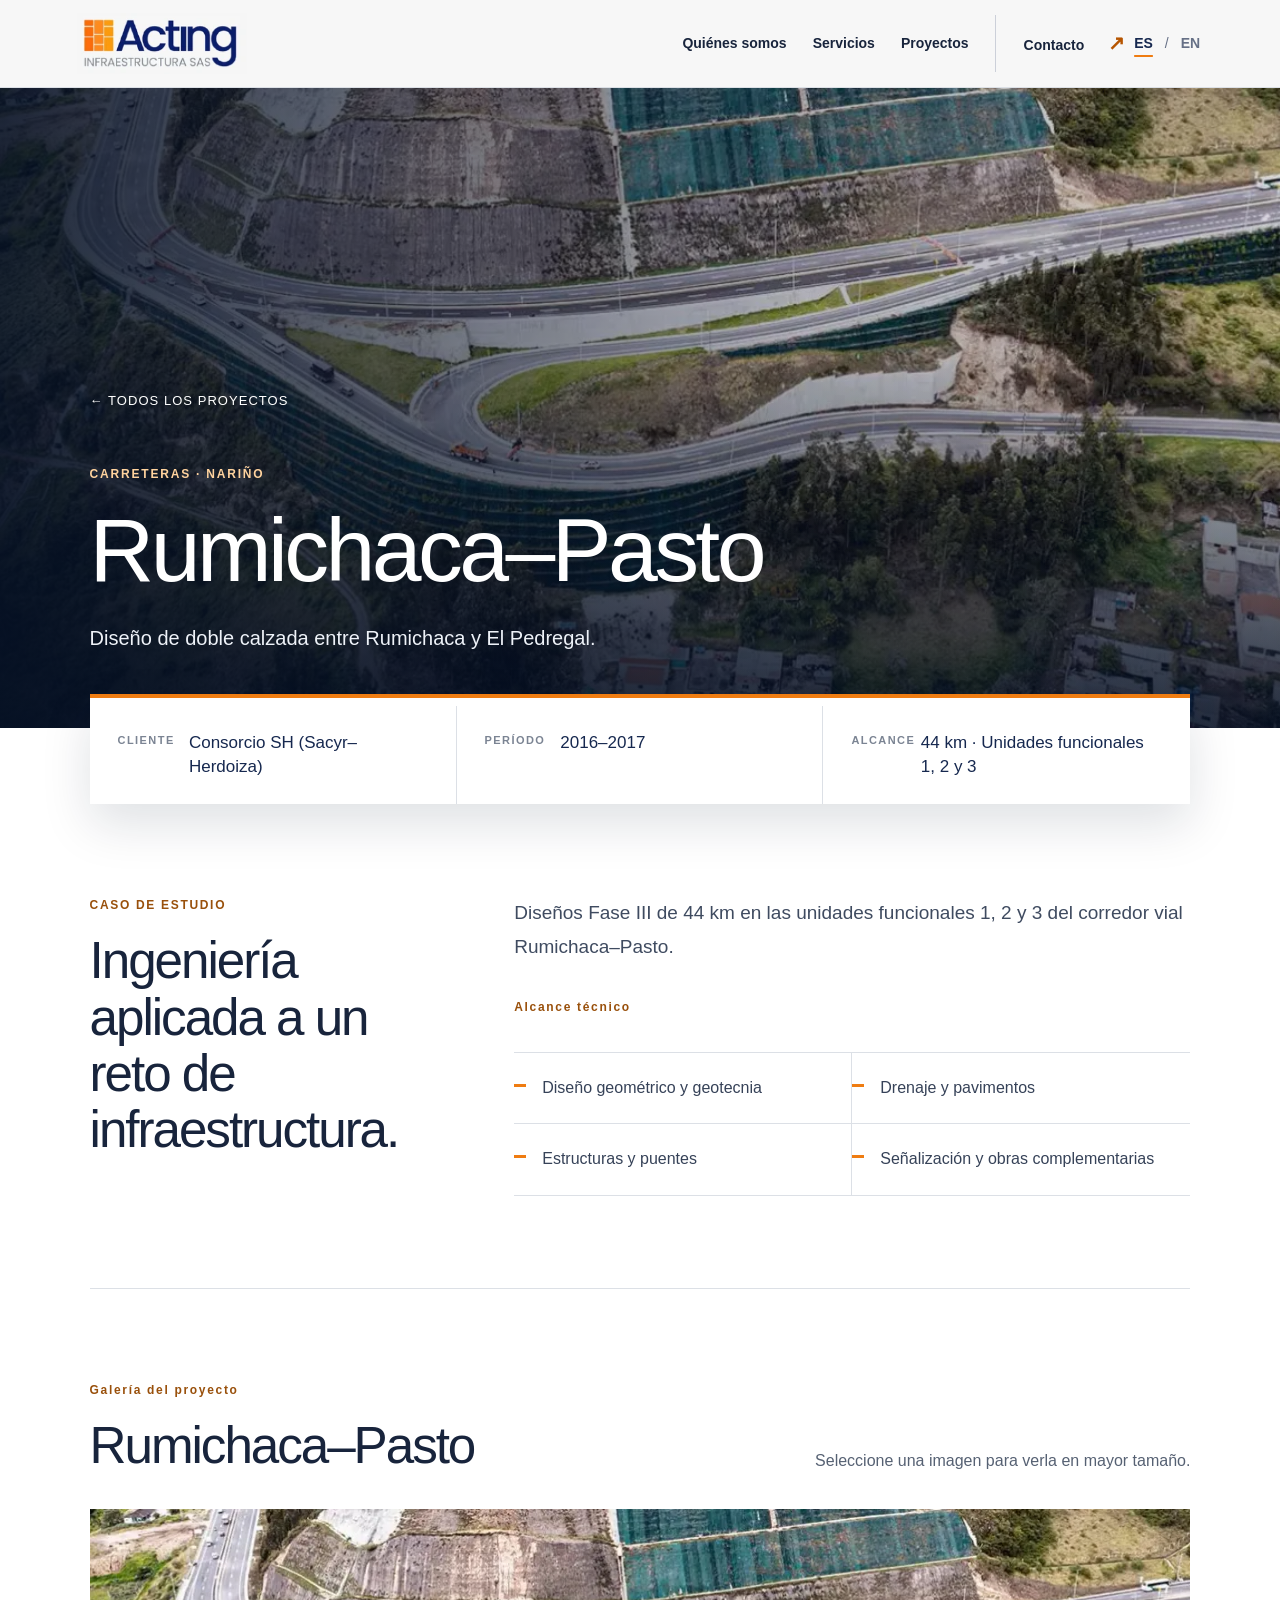
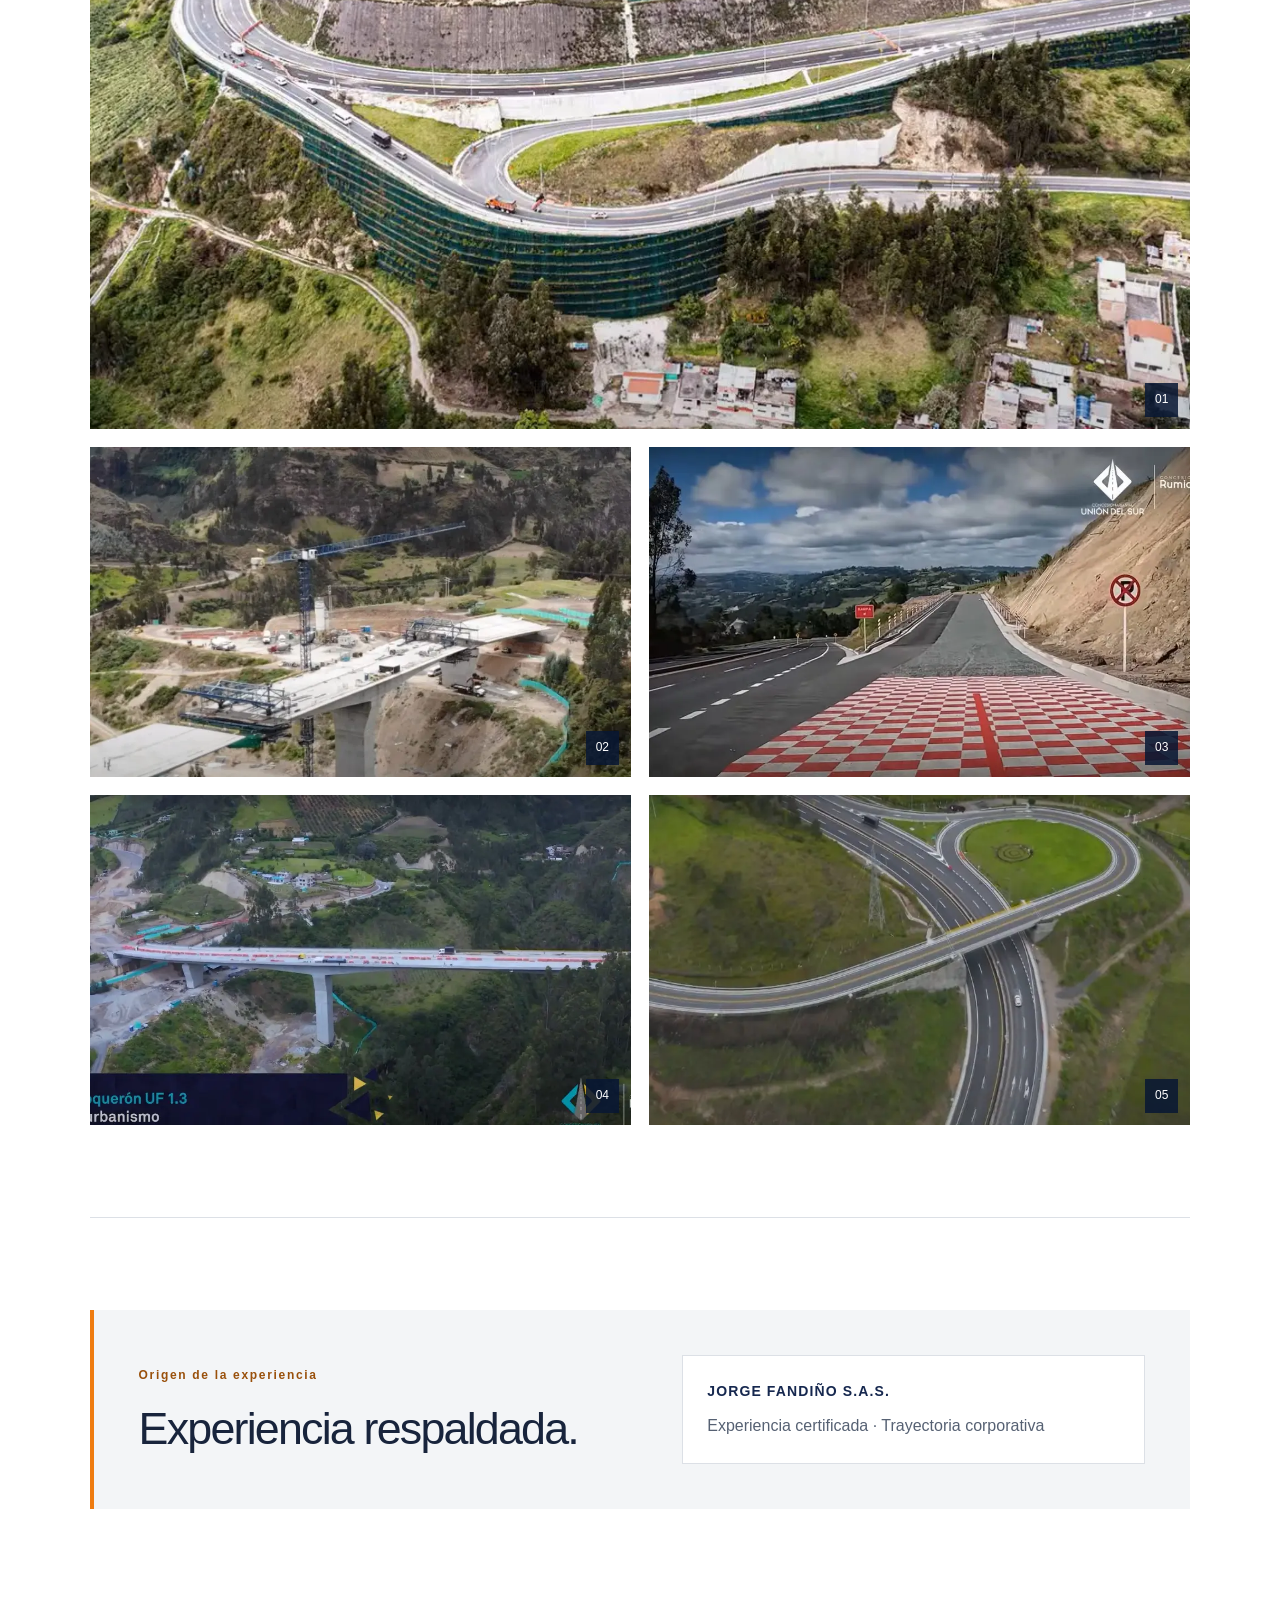
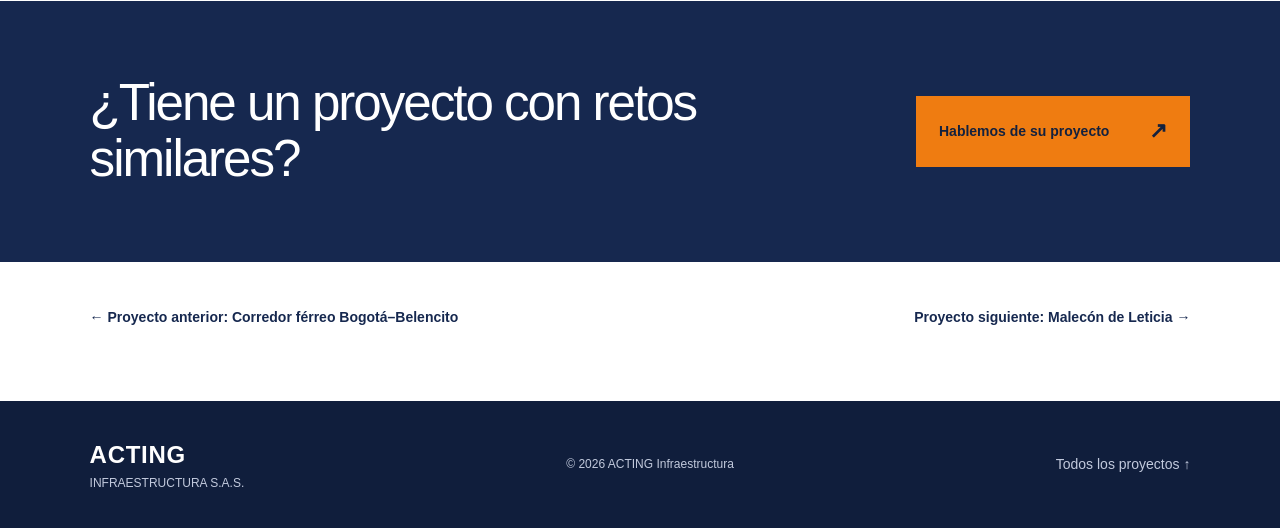
<file: proyectos/rumichaca-pasto/index.html>
<!doctype html>
<html lang="es"><head><meta charset="utf-8"><meta name="viewport" content="width=device-width,initial-scale=1"><title>Rumichaca–Pasto | ACTING Infraestructura</title><meta name="description" content="Diseño de doble calzada entre Rumichaca y El Pedregal."><meta name="theme-color" content="#152753"><link rel="stylesheet" href="/styles.css"><link rel="stylesheet" href="/case-study.css"><link rel="icon" href="/assets/favicon.svg" type="image/svg+xml"><link rel="canonical" href="https://www.actinginfraestructura.com/proyectos/rumichaca-pasto/"><link rel="alternate" hreflang="es" href="https://www.actinginfraestructura.com/proyectos/rumichaca-pasto/"><link rel="alternate" hreflang="en" href="https://www.actinginfraestructura.com/en/projects/rumichaca-pasto/"><link rel="alternate" hreflang="x-default" href="https://www.actinginfraestructura.com/proyectos/rumichaca-pasto/"><meta property="og:type" content="article"><meta property="og:site_name" content="ACTING Infraestructura"><meta property="og:title" content="Rumichaca–Pasto"><meta property="og:description" content="Diseño de doble calzada entre Rumichaca y El Pedregal."><meta property="og:image" content="https://www.actinginfraestructura.com/assets/rumichaca-pasto-3.webp"><meta property="og:url" content="https://www.actinginfraestructura.com/proyectos/rumichaca-pasto/"></head>
<body class="case-page"><a class="skip" href="#contenido">Saltar al contenido</a><header class="case-header"><a href="/" aria-label="ACTING Infraestructura, inicio"><img class="logo" src="/assets/logo.webp" alt="ACTING Infraestructura S.A.S." width="250" height="90"></a><button class="menu" aria-expanded="false" aria-controls="navegacion">Menú <span>☰</span></button><nav id="navegacion" aria-label="Menú"><a href="/#firma">Quiénes somos</a><a href="/#servicios">Servicios</a><a href="/#proyectos">Proyectos</a><a class="nav-contact" href="/#contacto">Contacto <span aria-hidden="true">↗</span></a></nav><div class="language-switch" role="group" aria-label="Language"><a href="/proyectos/rumichaca-pasto/" lang="es" hreflang="es" aria-current="page">ES</a><span aria-hidden="true">/</span><a href="/en/projects/rumichaca-pasto/" lang="en" hreflang="en">EN</a></div></header>
<main id="contenido" class="case-main"><section class="case-hero"><img src="/assets/rumichaca-pasto-3.webp" alt="Vista aérea de la doble calzada y las obras de estabilización del corredor Rumichaca–Pasto" width="1280" height="575" fetchpriority="high"><div class="case-hero-content"><a class="case-breadcrumb" href="/#proyectos">← Todos los proyectos</a><p class="case-kicker">CARRETERAS · NARIÑO</p><h1>Rumichaca–Pasto</h1><p class="case-lead">Diseño de doble calzada entre Rumichaca y El Pedregal.</p></div></section><dl class="case-facts"><div class="case-fact"><dt>Cliente</dt><dd>Consorcio SH (Sacyr–Herdoiza)</dd></div><div class="case-fact"><dt>Período</dt><dd>2016–2017</dd></div><div class="case-fact"><dt>Alcance</dt><dd>44 km · Unidades funcionales 1, 2 y 3</dd></div></dl>
<section class="case-section case-intro"><div><p class="eyebrow">CASO DE ESTUDIO</p><h2>Ingeniería aplicada a un reto de infraestructura.</h2></div><div><p class="case-copy">Diseños Fase III de 44 km en las unidades funcionales 1, 2 y 3 del corredor vial Rumichaca–Pasto.</p><p class="eyebrow" style="margin-top:34px">Alcance técnico</p><ul class="scope-list"><li>Diseño geométrico y geotecnia</li><li>Drenaje y pavimentos</li><li>Estructuras y puentes</li><li>Señalización y obras complementarias</li></ul></div></section>
<section class="case-section"><div class="case-gallery-heading"><div><p class="eyebrow">Galería del proyecto</p><h2>Rumichaca–Pasto</h2></div><p>Seleccione una imagen para verla en mayor tamaño.</p></div><div class="case-gallery"><button type="button" aria-label="Vista aérea de la doble calzada y las obras de estabilización del corredor Rumichaca–Pasto"><img src="/assets/rumichaca-pasto-3.webp" alt="Vista aérea de la doble calzada y las obras de estabilización del corredor Rumichaca–Pasto" width="1280" height="575" loading="lazy" decoding="async"><span>01</span></button><button type="button" aria-label="Vista aérea de un puente en construcción en el corredor Rumichaca–Pasto"><img src="/assets/rumichaca-pasto-1.webp" alt="Vista aérea de un puente en construcción en el corredor Rumichaca–Pasto" width="1280" height="541" loading="lazy" decoding="async"><span>02</span></button><button type="button" aria-label="Corredor vial terminado entre Rumichaca y Pasto"><img src="/assets/rumichaca-pasto-2.webp" alt="Corredor vial terminado entre Rumichaca y Pasto" width="1192" height="597" loading="lazy" decoding="async"><span>03</span></button><button type="button" aria-label="Vista aérea del puente Boquerón en el corredor Rumichaca–Pasto"><img src="/assets/rumichaca-pasto-4.webp" alt="Vista aérea del puente Boquerón en el corredor Rumichaca–Pasto" width="1280" height="590" loading="lazy" decoding="async"><span>04</span></button><button type="button" aria-label="Vista aérea de un intercambiador vial del corredor Rumichaca–Pasto"><img src="/assets/rumichaca-pasto-5.webp" alt="Vista aérea de un intercambiador vial del corredor Rumichaca–Pasto" width="1280" height="491" loading="lazy" decoding="async"><span>05</span></button></div></section>
<section class="case-section"><div class="case-origin"><div><p class="eyebrow">Origen de la experiencia</p><h2>Experiencia respaldada.</h2></div><div class="case-origin-card"><strong>JORGE FANDIÑO S.A.S.</strong><span>Experiencia certificada · Trayectoria corporativa</span></div></div></section>
<section class="case-cta"><div class="case-cta-inner"><h2>¿Tiene un proyecto con retos similares?</h2><a class="button" href="mailto:licitaciones@actinginfraestructura.com?subject=Consulta%20sobre%20un%20proyecto">Hablemos de su proyecto <span aria-hidden="true">↗</span></a></div></section><nav class="case-pagination" aria-label="Proyectos"><a href="/proyectos/bogota-belencito/">← Proyecto anterior: Corredor férreo Bogotá–Belencito</a><a href="/proyectos/malecon-leticia/">Proyecto siguiente: Malecón de Leticia →</a></nav></main>
<footer><div><strong>ACTING</strong><span>INFRAESTRUCTURA S.A.S.</span></div><span>© 2026 ACTING Infraestructura</span><a href="/#proyectos">Todos los proyectos ↑</a></footer><dialog class="case-dialog"><button type="button" class="case-dialog-close" aria-label="Cerrar imagen">×</button><img alt=""><p></p></dialog><script src="/case-study.js" defer></script></body></html>
</file>
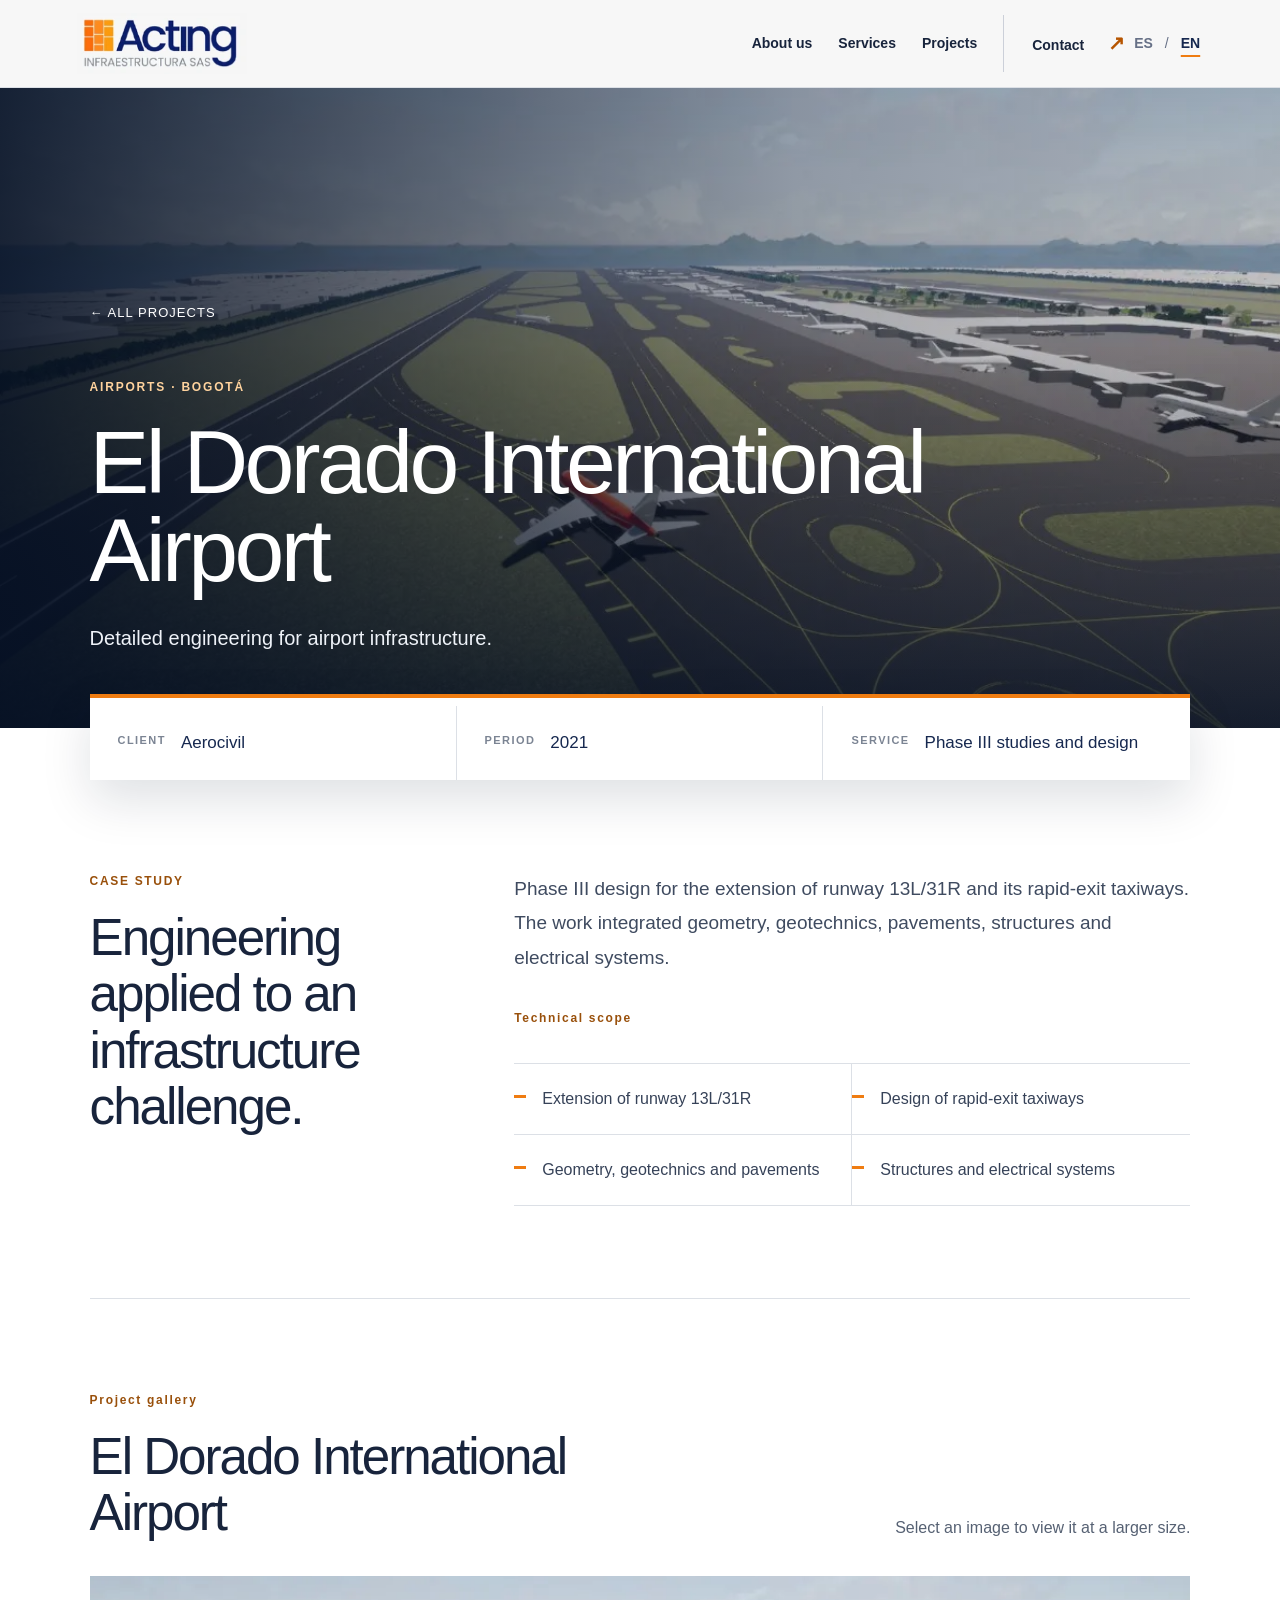
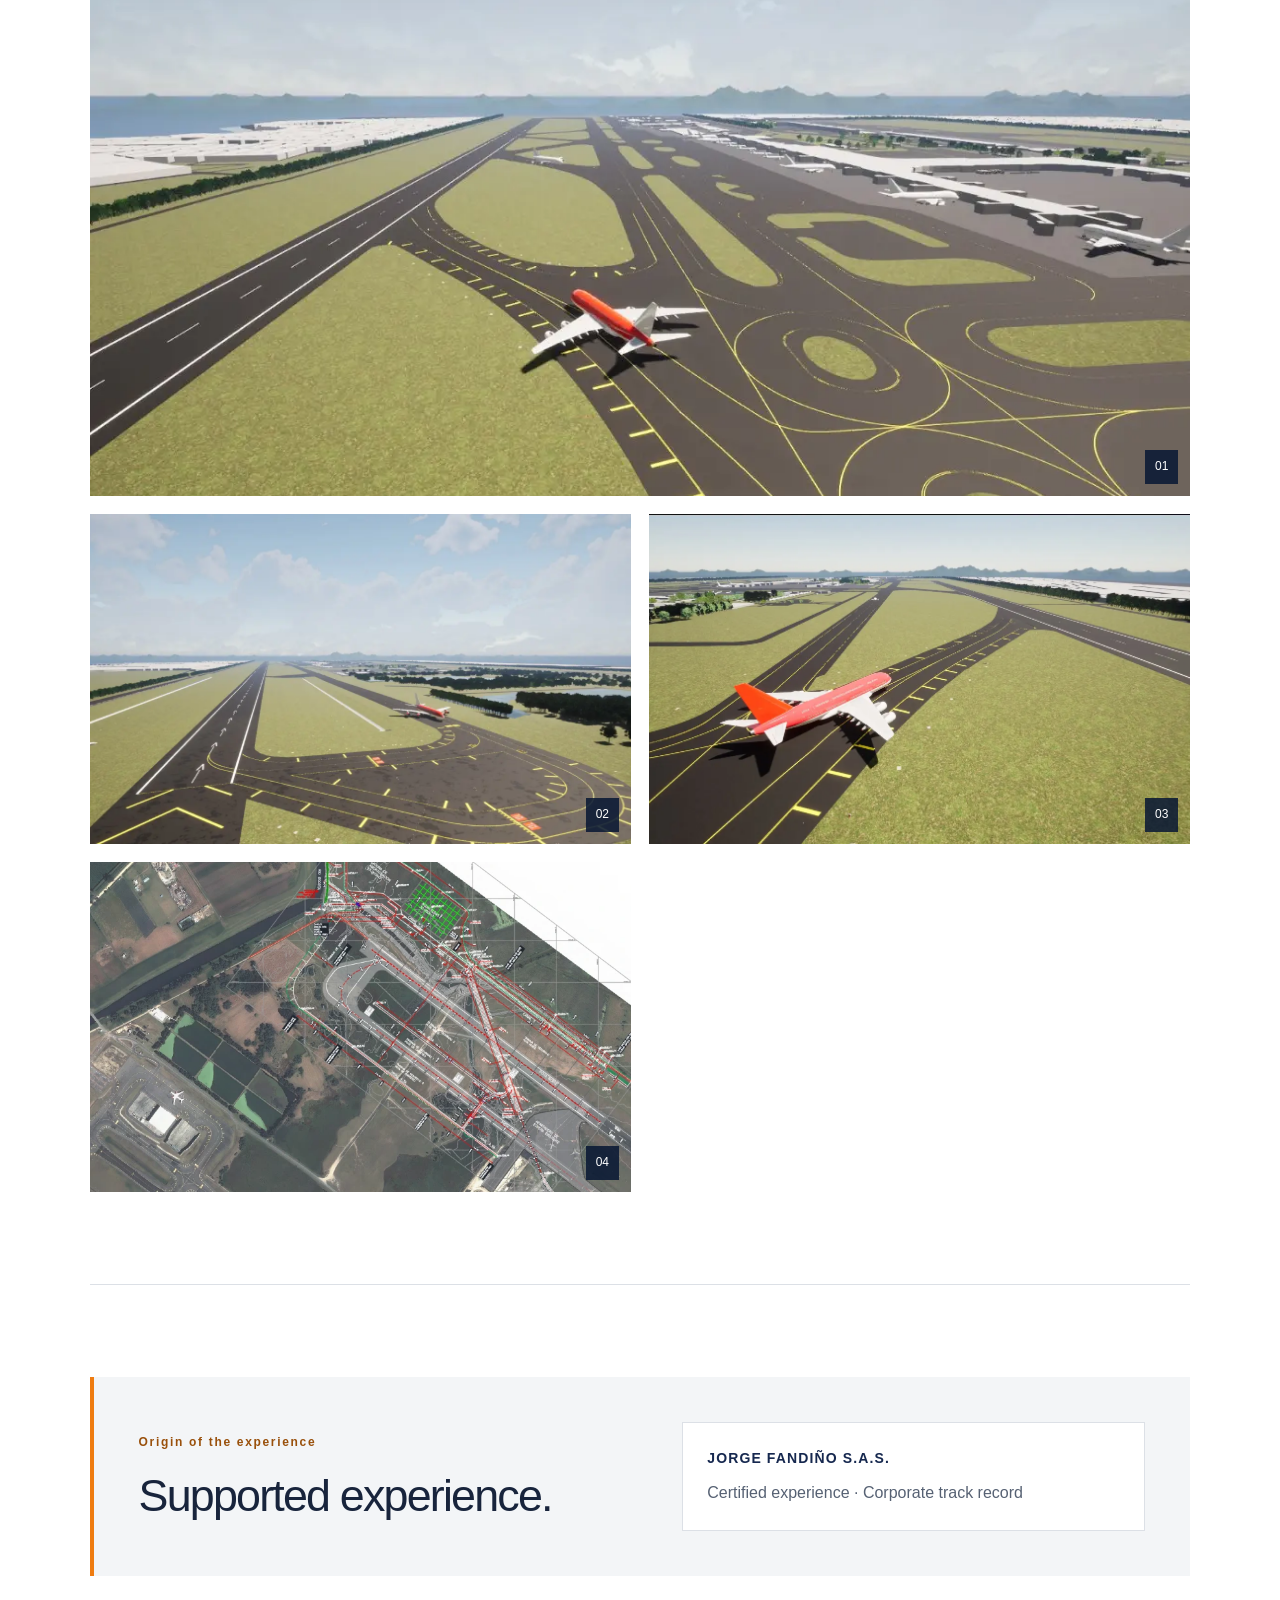
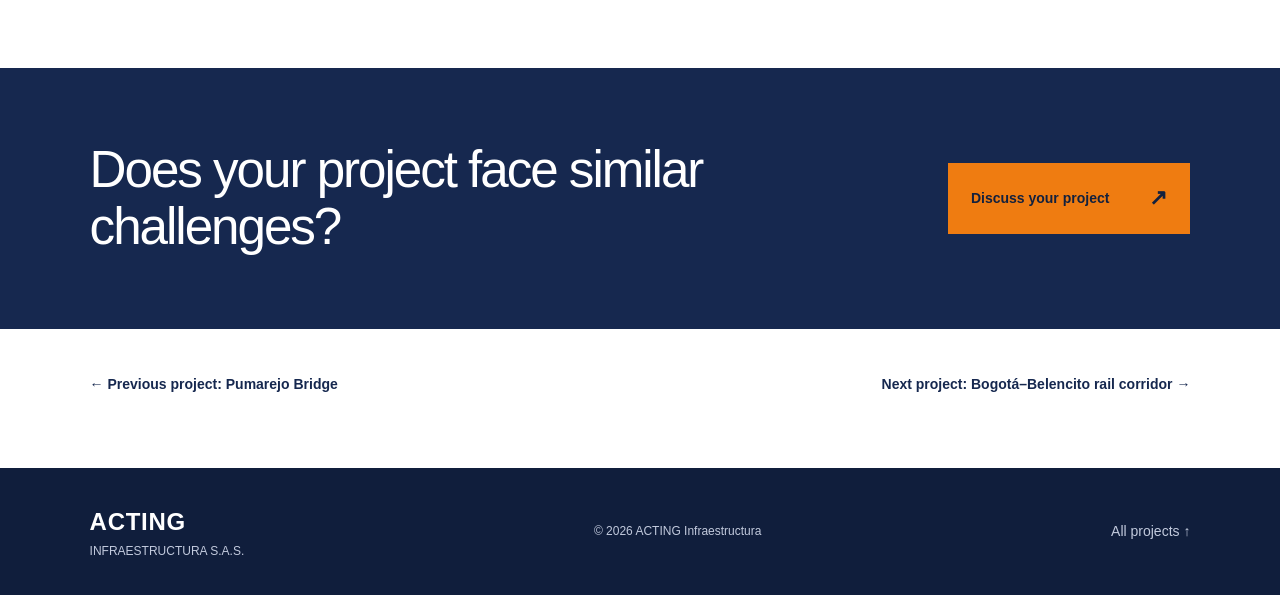
<file: en/projects/aeropuerto-el-dorado/index.html>
<!doctype html>
<html lang="en"><head><meta charset="utf-8"><meta name="viewport" content="width=device-width,initial-scale=1"><title>El Dorado International Airport | ACTING Infraestructura</title><meta name="description" content="Detailed engineering for airport infrastructure."><meta name="theme-color" content="#152753"><link rel="stylesheet" href="/styles.css"><link rel="stylesheet" href="/case-study.css"><link rel="icon" href="/assets/favicon.svg" type="image/svg+xml"><link rel="canonical" href="https://www.actinginfraestructura.com/en/projects/aeropuerto-el-dorado/"><link rel="alternate" hreflang="es" href="https://www.actinginfraestructura.com/proyectos/aeropuerto-el-dorado/"><link rel="alternate" hreflang="en" href="https://www.actinginfraestructura.com/en/projects/aeropuerto-el-dorado/"><link rel="alternate" hreflang="x-default" href="https://www.actinginfraestructura.com/proyectos/aeropuerto-el-dorado/"><meta property="og:type" content="article"><meta property="og:site_name" content="ACTING Infraestructura"><meta property="og:title" content="El Dorado International Airport"><meta property="og:description" content="Detailed engineering for airport infrastructure."><meta property="og:image" content="https://www.actinginfraestructura.com/assets/aeropuerto-el-dorado-3.webp"><meta property="og:url" content="https://www.actinginfraestructura.com/en/projects/aeropuerto-el-dorado/"></head>
<body class="case-page"><a class="skip" href="#contenido">Skip to content</a><header class="case-header"><a href="/en" aria-label="ACTING Infraestructura, home"><img class="logo" src="/assets/logo.webp" alt="ACTING Infraestructura S.A.S." width="250" height="90"></a><button class="menu" aria-expanded="false" aria-controls="navegacion">Menu <span>☰</span></button><nav id="navegacion" aria-label="Menu"><a href="/en/#firma">About us</a><a href="/en/#servicios">Services</a><a href="/en/#proyectos">Projects</a><a class="nav-contact" href="/en/#contacto">Contact <span aria-hidden="true">↗</span></a></nav><div class="language-switch" role="group" aria-label="Language"><a href="/proyectos/aeropuerto-el-dorado/" lang="es" hreflang="es">ES</a><span aria-hidden="true">/</span><a href="/en/projects/aeropuerto-el-dorado/" lang="en" hreflang="en" aria-current="page">EN</a></div></header>
<main id="contenido" class="case-main"><section class="case-hero"><img src="/assets/aeropuerto-el-dorado-3.webp" alt="General visualisation of the runway, taxiways and airport terminal" width="1191" height="673" fetchpriority="high"><div class="case-hero-content"><a class="case-breadcrumb" href="/en/#proyectos">← All projects</a><p class="case-kicker">AIRPORTS · BOGOTÁ</p><h1>El Dorado International Airport</h1><p class="case-lead">Detailed engineering for airport infrastructure.</p></div></section><dl class="case-facts"><div class="case-fact"><dt>Client</dt><dd>Aerocivil</dd></div><div class="case-fact"><dt>Period</dt><dd>2021</dd></div><div class="case-fact"><dt>Service</dt><dd>Phase III studies and design</dd></div></dl>
<section class="case-section case-intro"><div><p class="eyebrow">CASE STUDY</p><h2>Engineering applied to an infrastructure challenge.</h2></div><div><p class="case-copy">Phase III design for the extension of runway 13L/31R and its rapid-exit taxiways. The work integrated geometry, geotechnics, pavements, structures and electrical systems.</p><p class="eyebrow" style="margin-top:34px">Technical scope</p><ul class="scope-list"><li>Extension of runway 13L/31R</li><li>Design of rapid-exit taxiways</li><li>Geometry, geotechnics and pavements</li><li>Structures and electrical systems</li></ul></div></section>
<section class="case-section"><div class="case-gallery-heading"><div><p class="eyebrow">Project gallery</p><h2>El Dorado International Airport</h2></div><p>Select an image to view it at a larger size.</p></div><div class="case-gallery"><button type="button" aria-label="General visualisation of the runway, taxiways and airport terminal"><img src="/assets/aeropuerto-el-dorado-3.webp" alt="General visualisation of the runway, taxiways and airport terminal" width="1191" height="673" loading="lazy" decoding="async"><span>01</span></button><button type="button" aria-label="Visualisation of the extension of runway 13L/31R and its taxiways"><img src="/assets/aeropuerto-el-dorado-1.webp" alt="Visualisation of the extension of runway 13L/31R and its taxiways" width="1200" height="668" loading="lazy" decoding="async"><span>02</span></button><button type="button" aria-label="Visualisation of a rapid-exit taxiway for runway 13L/31R"><img src="/assets/aeropuerto-el-dorado-2.webp" alt="Visualisation of a rapid-exit taxiway for runway 13L/31R" width="1195" height="667" loading="lazy" decoding="async"><span>03</span></button><button type="button" aria-label="Design plan for El Dorado International Airport"><img src="/assets/dorado.webp" alt="Design plan for El Dorado International Airport" width="833" height="548" loading="lazy" decoding="async"><span>04</span></button></div></section>
<section class="case-section"><div class="case-origin"><div><p class="eyebrow">Origin of the experience</p><h2>Supported experience.</h2></div><div class="case-origin-card"><strong>JORGE FANDIÑO S.A.S.</strong><span>Certified experience · Corporate track record</span></div></div></section>
<section class="case-cta"><div class="case-cta-inner"><h2>Does your project face similar challenges?</h2><a class="button" href="mailto:licitaciones@actinginfraestructura.com?subject=Project%20enquiry">Discuss your project <span aria-hidden="true">↗</span></a></div></section><nav class="case-pagination" aria-label="Projects"><a href="/en/projects/puente-pumarejo/">← Previous project: Pumarejo Bridge</a><a href="/en/projects/bogota-belencito/">Next project: Bogotá–Belencito rail corridor →</a></nav></main>
<footer><div><strong>ACTING</strong><span>INFRAESTRUCTURA S.A.S.</span></div><span>© 2026 ACTING Infraestructura</span><a href="/en/#proyectos">All projects ↑</a></footer><dialog class="case-dialog"><button type="button" class="case-dialog-close" aria-label="Close image">×</button><img alt=""><p></p></dialog><script src="/case-study.js" defer></script></body></html>
</file>
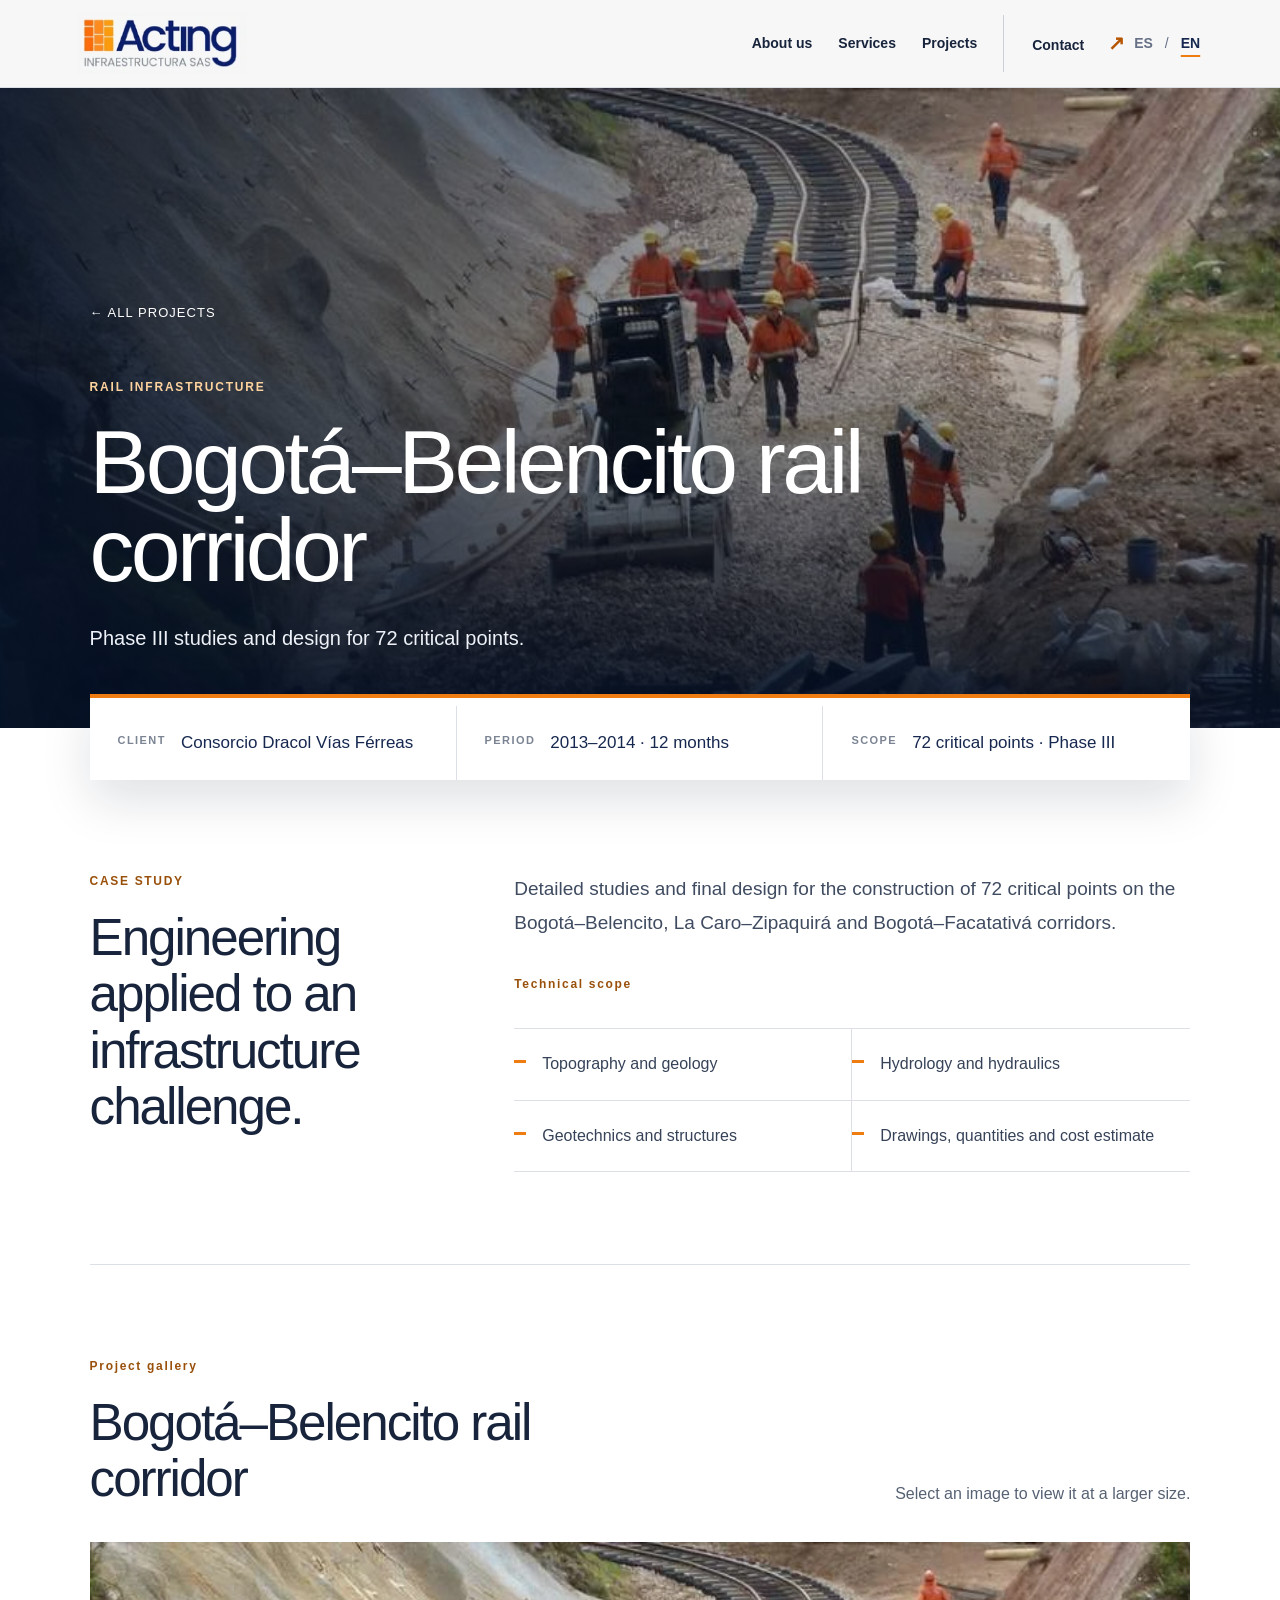
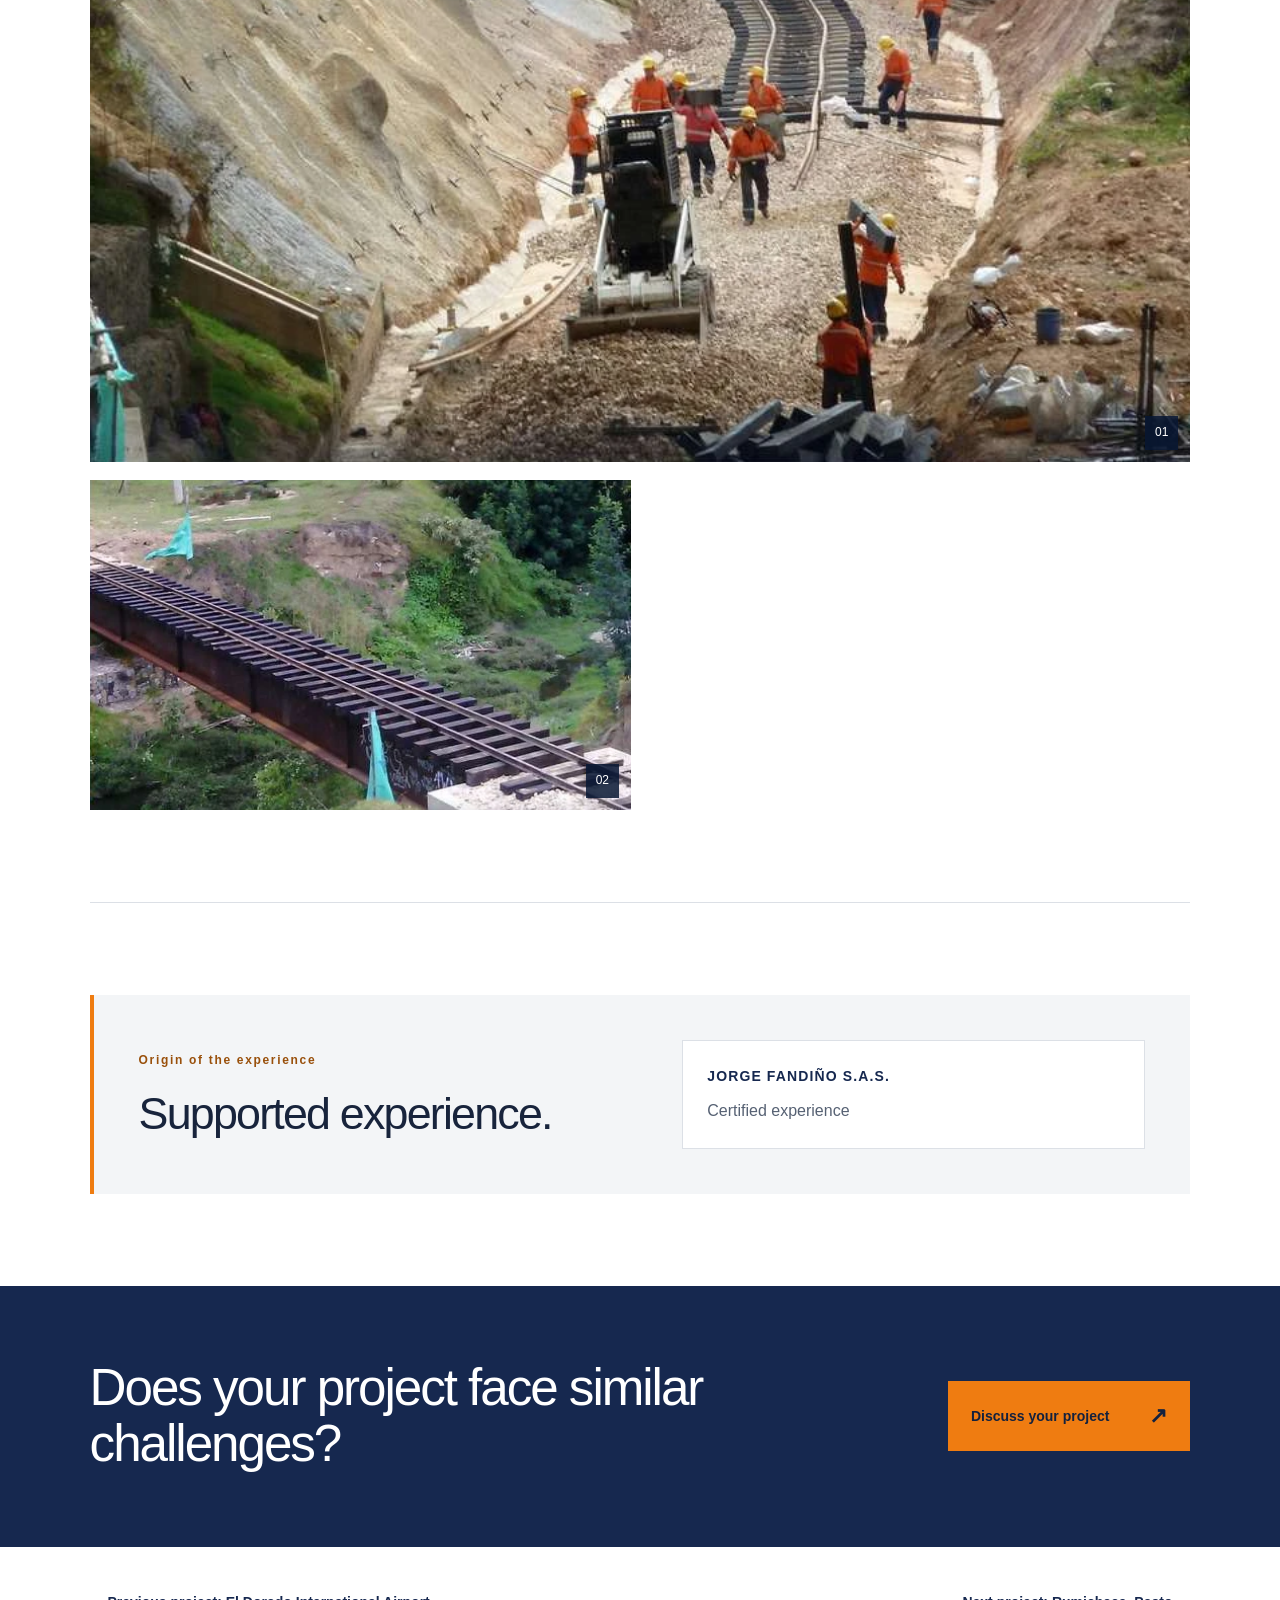
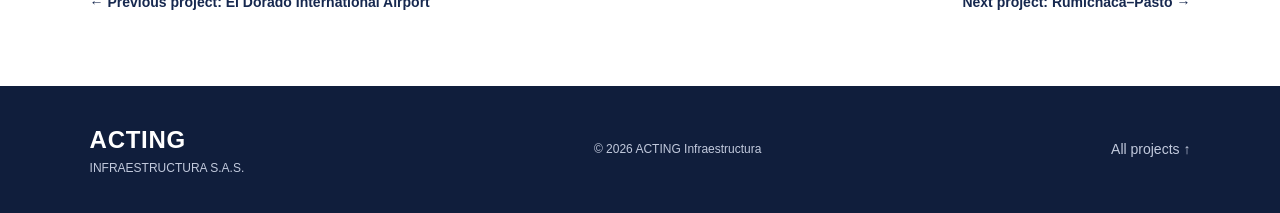
<file: en/projects/bogota-belencito/index.html>
<!doctype html>
<html lang="en"><head><meta charset="utf-8"><meta name="viewport" content="width=device-width,initial-scale=1"><title>Bogotá–Belencito rail corridor | ACTING Infraestructura</title><meta name="description" content="Phase III studies and design for 72 critical points."><meta name="theme-color" content="#152753"><link rel="stylesheet" href="/styles.css"><link rel="stylesheet" href="/case-study.css"><link rel="icon" href="/assets/favicon.svg" type="image/svg+xml"><link rel="canonical" href="https://www.actinginfraestructura.com/en/projects/bogota-belencito/"><link rel="alternate" hreflang="es" href="https://www.actinginfraestructura.com/proyectos/bogota-belencito/"><link rel="alternate" hreflang="en" href="https://www.actinginfraestructura.com/en/projects/bogota-belencito/"><link rel="alternate" hreflang="x-default" href="https://www.actinginfraestructura.com/proyectos/bogota-belencito/"><meta property="og:type" content="article"><meta property="og:site_name" content="ACTING Infraestructura"><meta property="og:title" content="Bogotá–Belencito rail corridor"><meta property="og:description" content="Phase III studies and design for 72 critical points."><meta property="og:image" content="https://www.actinginfraestructura.com/assets/bogota-belencito-1.webp"><meta property="og:url" content="https://www.actinginfraestructura.com/en/projects/bogota-belencito/"></head>
<body class="case-page"><a class="skip" href="#contenido">Skip to content</a><header class="case-header"><a href="/en" aria-label="ACTING Infraestructura, home"><img class="logo" src="/assets/logo.webp" alt="ACTING Infraestructura S.A.S." width="250" height="90"></a><button class="menu" aria-expanded="false" aria-controls="navegacion">Menu <span>☰</span></button><nav id="navegacion" aria-label="Menu"><a href="/en/#firma">About us</a><a href="/en/#servicios">Services</a><a href="/en/#proyectos">Projects</a><a class="nav-contact" href="/en/#contacto">Contact <span aria-hidden="true">↗</span></a></nav><div class="language-switch" role="group" aria-label="Language"><a href="/proyectos/bogota-belencito/" lang="es" hreflang="es">ES</a><span aria-hidden="true">/</span><a href="/en/projects/bogota-belencito/" lang="en" hreflang="en" aria-current="page">EN</a></div></header>
<main id="contenido" class="case-main"><section class="case-hero"><img src="/assets/bogota-belencito-1.webp" alt="Works on the Bogotá–Belencito rail corridor" width="894" height="388" fetchpriority="high"><div class="case-hero-content"><a class="case-breadcrumb" href="/en/#proyectos">← All projects</a><p class="case-kicker">RAIL INFRASTRUCTURE</p><h1>Bogotá–Belencito rail corridor</h1><p class="case-lead">Phase III studies and design for 72 critical points.</p></div></section><dl class="case-facts"><div class="case-fact"><dt>Client</dt><dd>Consorcio Dracol Vías Férreas</dd></div><div class="case-fact"><dt>Period</dt><dd>2013–2014 · 12 months</dd></div><div class="case-fact"><dt>Scope</dt><dd>72 critical points · Phase III</dd></div></dl>
<section class="case-section case-intro"><div><p class="eyebrow">CASE STUDY</p><h2>Engineering applied to an infrastructure challenge.</h2></div><div><p class="case-copy">Detailed studies and final design for the construction of 72 critical points on the Bogotá–Belencito, La Caro–Zipaquirá and Bogotá–Facatativá corridors.</p><p class="eyebrow" style="margin-top:34px">Technical scope</p><ul class="scope-list"><li>Topography and geology</li><li>Hydrology and hydraulics</li><li>Geotechnics and structures</li><li>Drawings, quantities and cost estimate</li></ul></div></section>
<section class="case-section"><div class="case-gallery-heading"><div><p class="eyebrow">Project gallery</p><h2>Bogotá–Belencito rail corridor</h2></div><p>Select an image to view it at a larger size.</p></div><div class="case-gallery"><button type="button" aria-label="Works on the Bogotá–Belencito rail corridor"><img src="/assets/bogota-belencito-1.webp" alt="Works on the Bogotá–Belencito rail corridor" width="894" height="388" loading="lazy" decoding="async"><span>01</span></button><button type="button" aria-label="Railway bridge on the Bogotá–Belencito project"><img src="/assets/bogota-belencito-2.webp" alt="Railway bridge on the Bogotá–Belencito project" width="535" height="388" loading="lazy" decoding="async"><span>02</span></button></div></section>
<section class="case-section"><div class="case-origin"><div><p class="eyebrow">Origin of the experience</p><h2>Supported experience.</h2></div><div class="case-origin-card"><strong>JORGE FANDIÑO S.A.S.</strong><span>Certified experience</span></div></div></section>
<section class="case-cta"><div class="case-cta-inner"><h2>Does your project face similar challenges?</h2><a class="button" href="mailto:licitaciones@actinginfraestructura.com?subject=Project%20enquiry">Discuss your project <span aria-hidden="true">↗</span></a></div></section><nav class="case-pagination" aria-label="Projects"><a href="/en/projects/aeropuerto-el-dorado/">← Previous project: El Dorado International Airport</a><a href="/en/projects/rumichaca-pasto/">Next project: Rumichaca–Pasto →</a></nav></main>
<footer><div><strong>ACTING</strong><span>INFRAESTRUCTURA S.A.S.</span></div><span>© 2026 ACTING Infraestructura</span><a href="/en/#proyectos">All projects ↑</a></footer><dialog class="case-dialog"><button type="button" class="case-dialog-close" aria-label="Close image">×</button><img alt=""><p></p></dialog><script src="/case-study.js" defer></script></body></html>
</file>
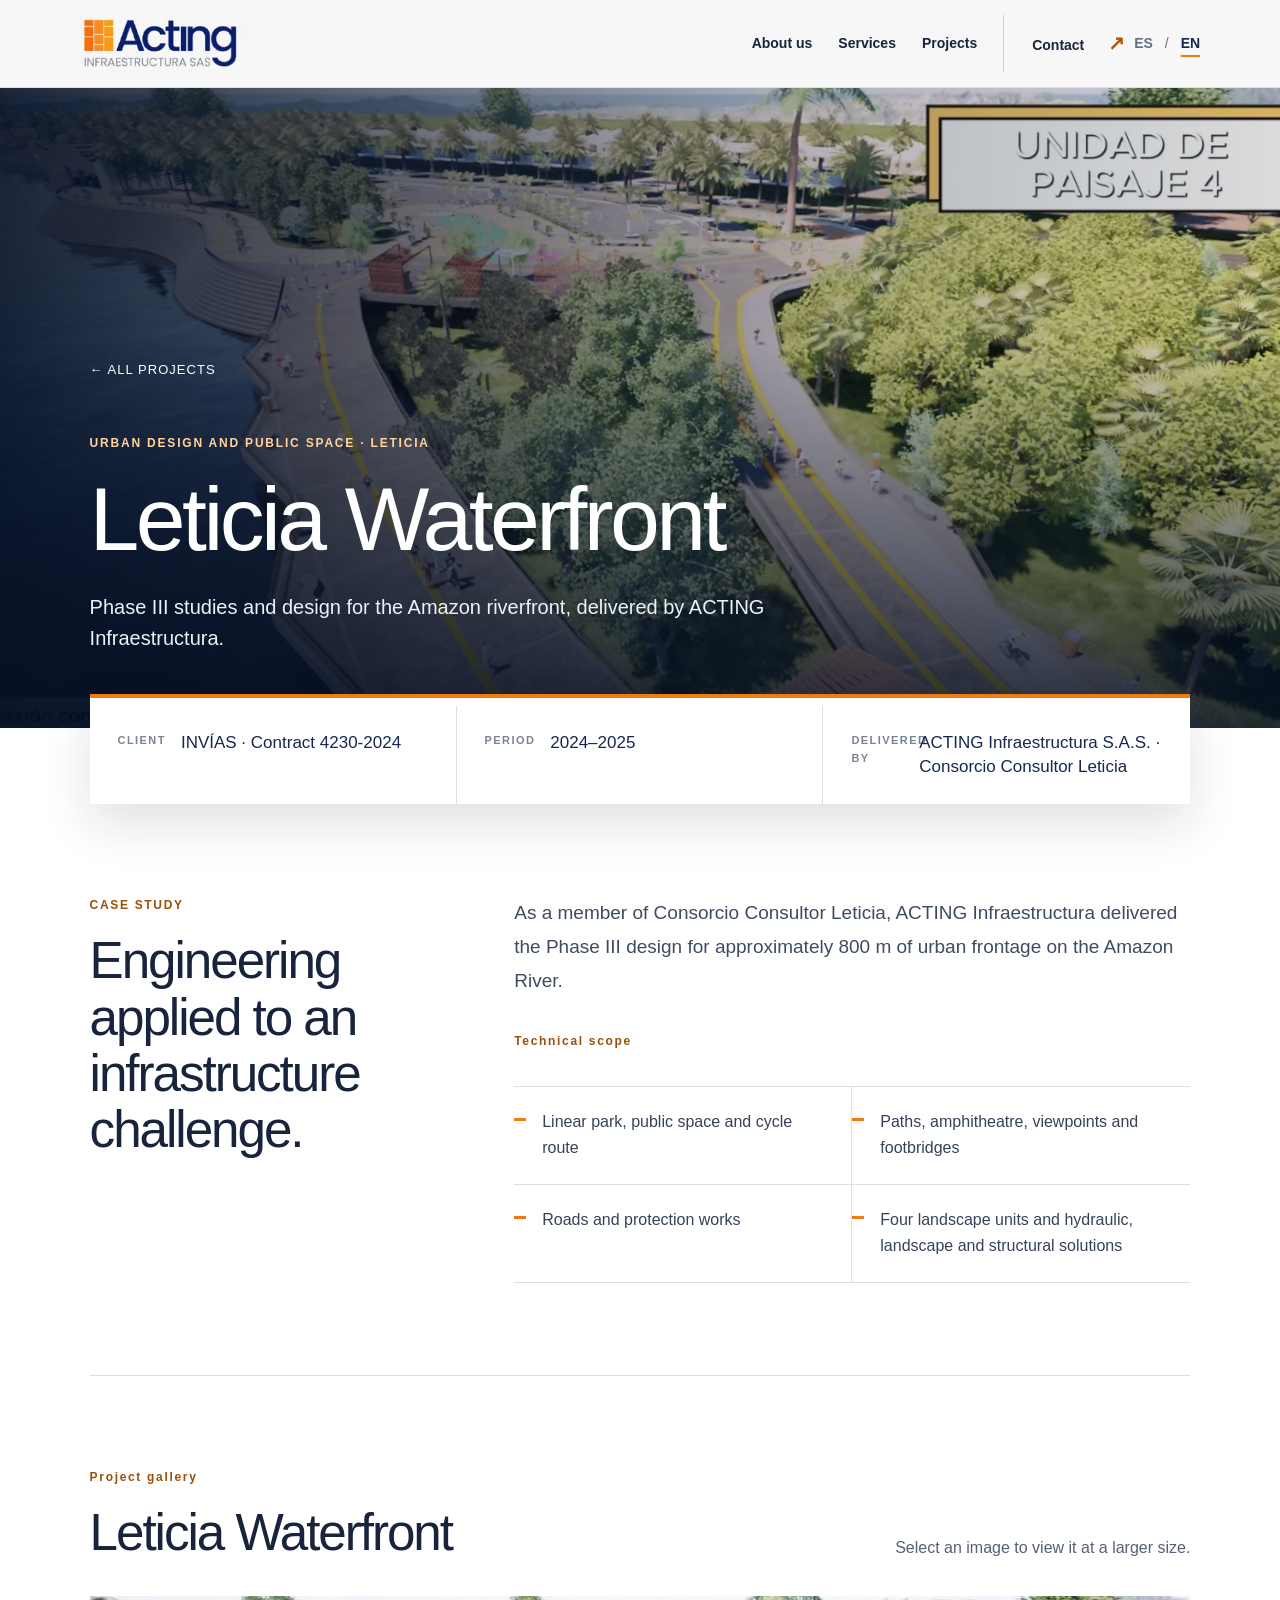
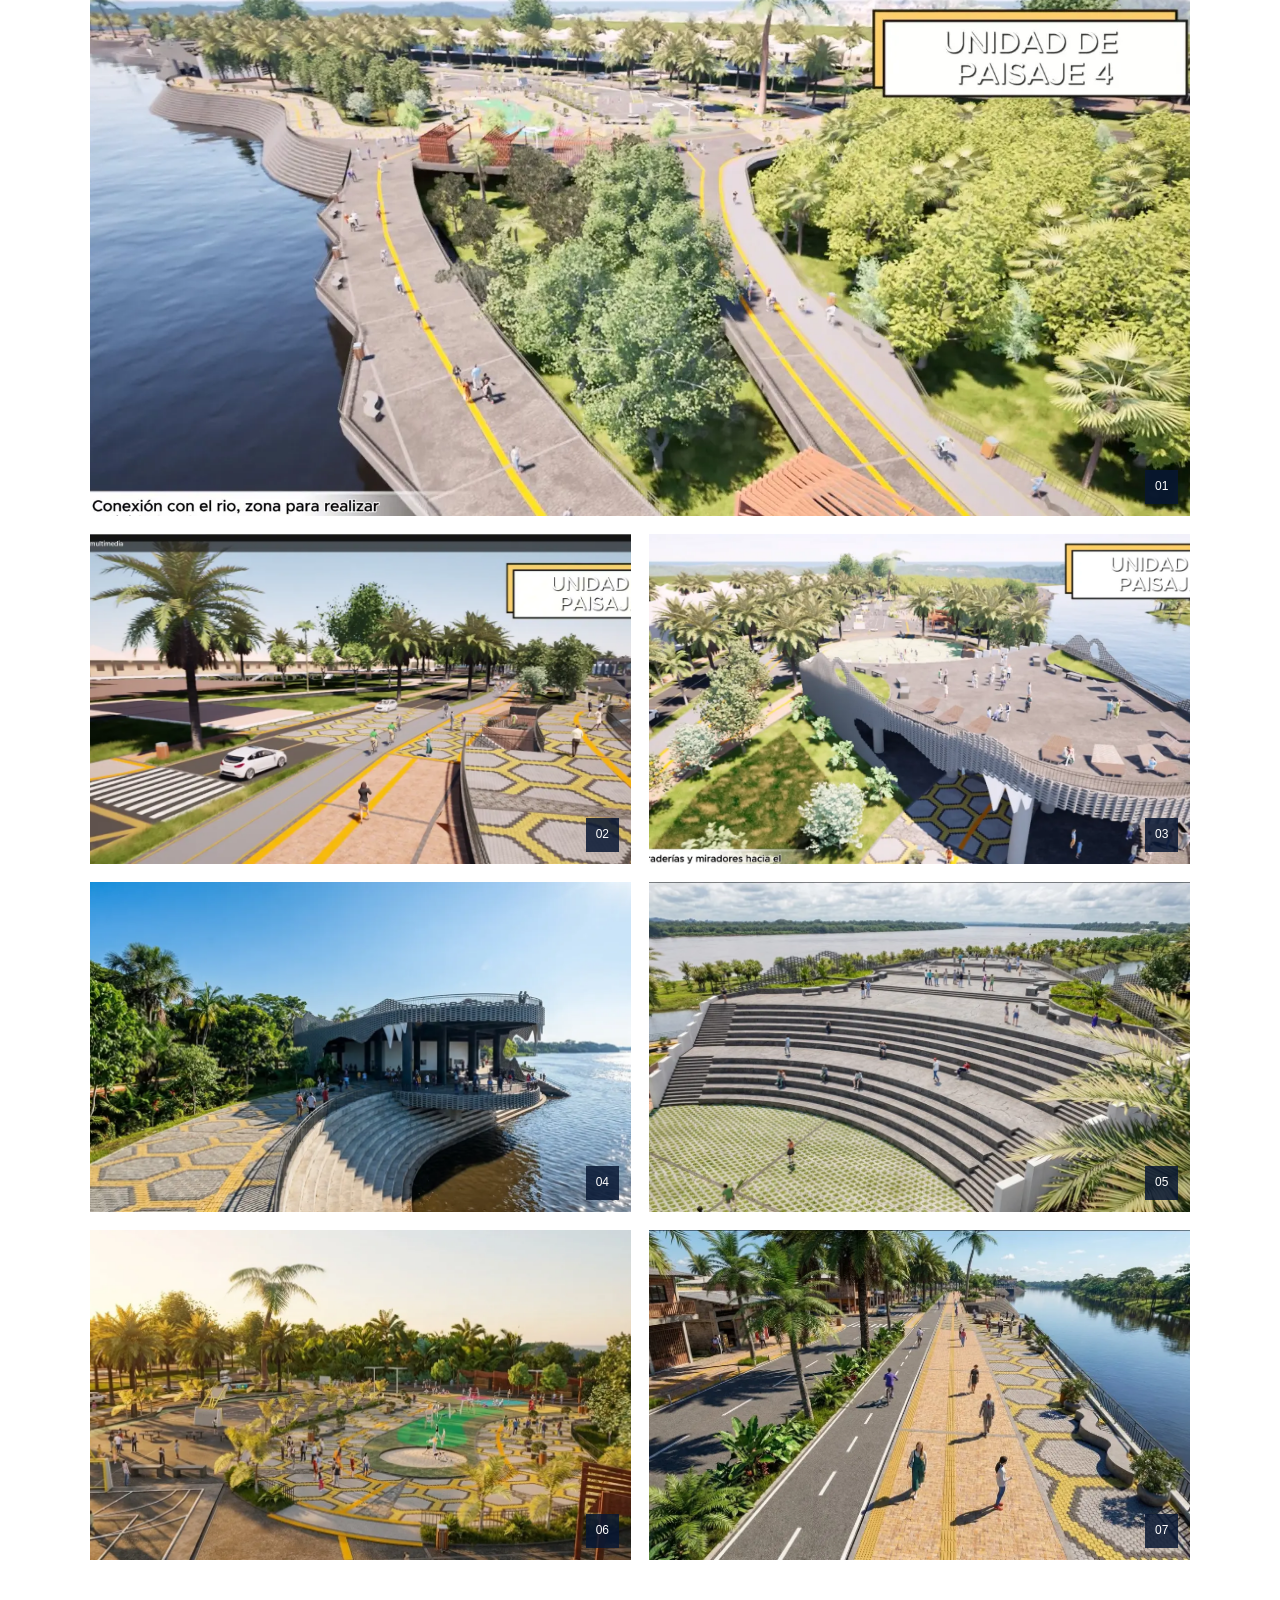
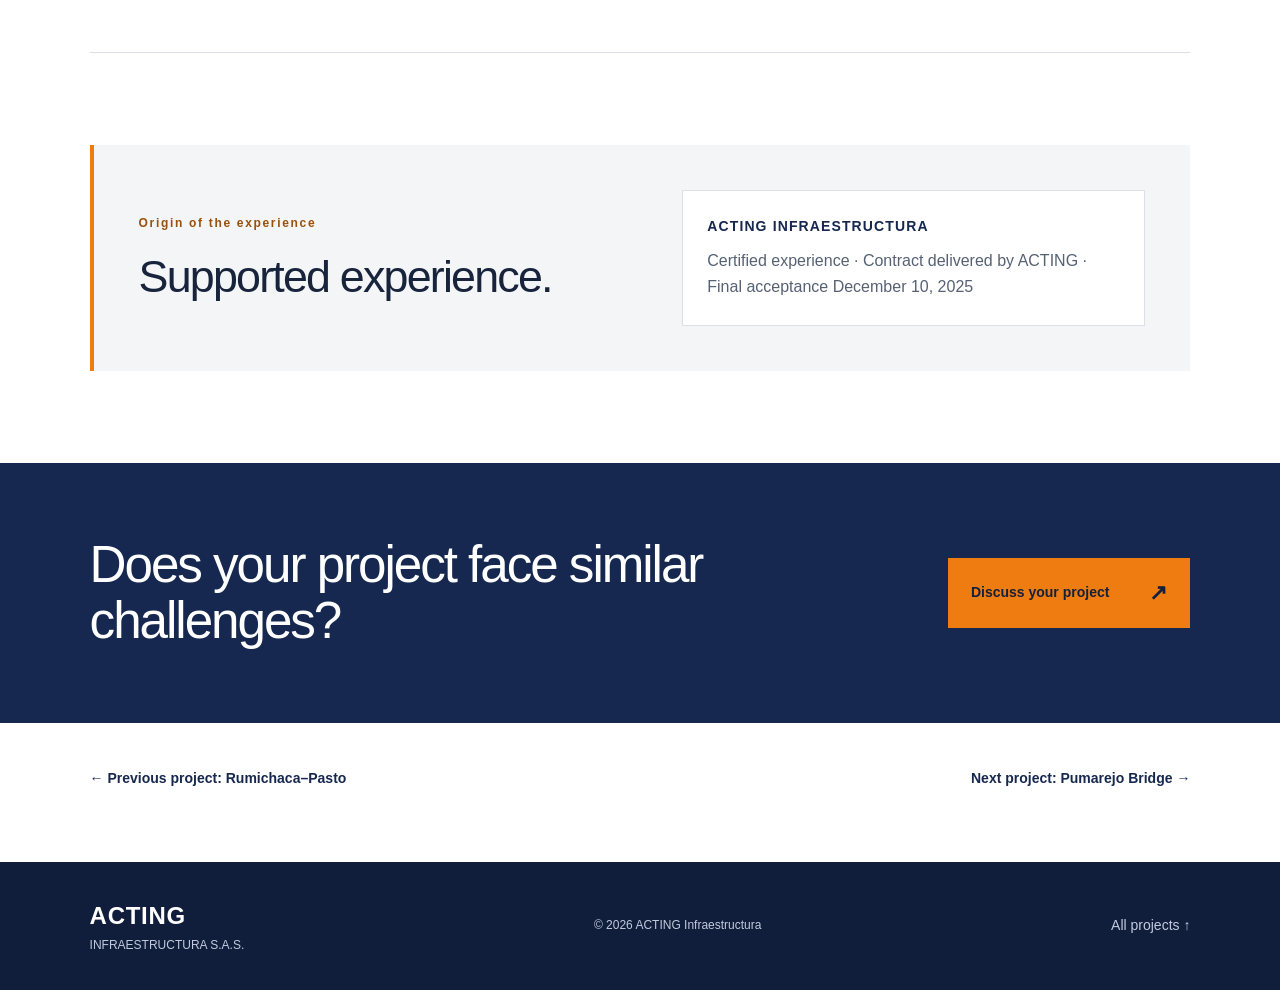
<file: en/projects/malecon-leticia/index.html>
<!doctype html>
<html lang="en"><head><meta charset="utf-8"><meta name="viewport" content="width=device-width,initial-scale=1"><title>Leticia Waterfront | ACTING Infraestructura</title><meta name="description" content="Phase III studies and design for the Amazon riverfront, delivered by ACTING Infraestructura."><meta name="theme-color" content="#152753"><link rel="stylesheet" href="/styles.css"><link rel="stylesheet" href="/case-study.css"><link rel="icon" href="/assets/favicon.svg" type="image/svg+xml"><link rel="canonical" href="https://www.actinginfraestructura.com/en/projects/malecon-leticia/"><link rel="alternate" hreflang="es" href="https://www.actinginfraestructura.com/proyectos/malecon-leticia/"><link rel="alternate" hreflang="en" href="https://www.actinginfraestructura.com/en/projects/malecon-leticia/"><link rel="alternate" hreflang="x-default" href="https://www.actinginfraestructura.com/proyectos/malecon-leticia/"><meta property="og:type" content="article"><meta property="og:site_name" content="ACTING Infraestructura"><meta property="og:title" content="Leticia Waterfront"><meta property="og:description" content="Phase III studies and design for the Amazon riverfront, delivered by ACTING Infraestructura."><meta property="og:image" content="https://www.actinginfraestructura.com/assets/malecon-leticia-11.webp"><meta property="og:url" content="https://www.actinginfraestructura.com/en/projects/malecon-leticia/"></head>
<body class="case-page"><a class="skip" href="#contenido">Skip to content</a><header class="case-header"><a href="/en" aria-label="ACTING Infraestructura, home"><img class="logo" src="/assets/logo.webp" alt="ACTING Infraestructura S.A.S." width="250" height="90"></a><button class="menu" aria-expanded="false" aria-controls="navegacion">Menu <span>☰</span></button><nav id="navegacion" aria-label="Menu"><a href="/en/#firma">About us</a><a href="/en/#servicios">Services</a><a href="/en/#proyectos">Projects</a><a class="nav-contact" href="/en/#contacto">Contact <span aria-hidden="true">↗</span></a></nav><div class="language-switch" role="group" aria-label="Language"><a href="/proyectos/malecon-leticia/" lang="es" hreflang="es">ES</a><span aria-hidden="true">/</span><a href="/en/projects/malecon-leticia/" lang="en" hreflang="en" aria-current="page">EN</a></div></header>
<main id="contenido" class="case-main"><section class="case-hero"><img src="/assets/malecon-leticia-11.webp" alt="Panoramic view of landscape unit 4 and the promenade along the Amazon River" width="1622" height="749" fetchpriority="high"><div class="case-hero-content"><a class="case-breadcrumb" href="/en/#proyectos">← All projects</a><p class="case-kicker">URBAN DESIGN AND PUBLIC SPACE · LETICIA</p><h1>Leticia Waterfront</h1><p class="case-lead">Phase III studies and design for the Amazon riverfront, delivered by ACTING Infraestructura.</p></div></section><dl class="case-facts"><div class="case-fact"><dt>Client</dt><dd>INVÍAS · Contract 4230-2024</dd></div><div class="case-fact"><dt>Period</dt><dd>2024–2025</dd></div><div class="case-fact"><dt>Delivered by</dt><dd>ACTING Infraestructura S.A.S. · Consorcio Consultor Leticia</dd></div></dl>
<section class="case-section case-intro"><div><p class="eyebrow">CASE STUDY</p><h2>Engineering applied to an infrastructure challenge.</h2></div><div><p class="case-copy">As a member of Consorcio Consultor Leticia, ACTING Infraestructura delivered the Phase III design for approximately 800 m of urban frontage on the Amazon River.</p><p class="eyebrow" style="margin-top:34px">Technical scope</p><ul class="scope-list"><li>Linear park, public space and cycle route</li><li>Paths, amphitheatre, viewpoints and footbridges</li><li>Roads and protection works</li><li>Four landscape units and hydraulic, landscape and structural solutions</li></ul></div></section>
<section class="case-section"><div class="case-gallery-heading"><div><p class="eyebrow">Project gallery</p><h2>Leticia Waterfront</h2></div><p>Select an image to view it at a larger size.</p></div><div class="case-gallery"><button type="button" aria-label="Panoramic view of landscape unit 4 and the promenade along the Amazon River"><img src="/assets/malecon-leticia-11.webp" alt="Panoramic view of landscape unit 4 and the promenade along the Amazon River" width="1622" height="749" loading="lazy" decoding="async"><span>01</span></button><button type="button" aria-label="Visualisation of the urban promenade and cycle route in landscape unit 2"><img src="/assets/malecon-leticia-12.webp" alt="Visualisation of the urban promenade and cycle route in landscape unit 2" width="1614" height="752" loading="lazy" decoding="async"><span>02</span></button><button type="button" aria-label="Visualisation of the amphitheatre and viewpoints in landscape unit 3"><img src="/assets/malecon-leticia-13.webp" alt="Visualisation of the amphitheatre and viewpoints in landscape unit 3" width="1603" height="749" loading="lazy" decoding="async"><span>03</span></button><button type="button" aria-label="View of the cultural pavilion and stepped seating by the Amazon River"><img src="/assets/malecon-leticia-16.webp" alt="View of the cultural pavilion and stepped seating by the Amazon River" width="1580" height="666" loading="lazy" decoding="async"><span>04</span></button><button type="button" aria-label="Aerial view of the amphitheatre and public plaza"><img src="/assets/malecon-leticia-17.webp" alt="Aerial view of the amphitheatre and public plaza" width="1274" height="672" loading="lazy" decoding="async"><span>05</span></button><button type="button" aria-label="View of the recreational park and sports areas"><img src="/assets/malecon-leticia-18.webp" alt="View of the recreational park and sports areas" width="1731" height="668" loading="lazy" decoding="async"><span>06</span></button><button type="button" aria-label="Urban promenade, cycle route and public space along the river"><img src="/assets/malecon-leticia-19.webp" alt="Urban promenade, cycle route and public space along the river" width="1204" height="673" loading="lazy" decoding="async"><span>07</span></button></div></section>
<section class="case-section"><div class="case-origin"><div><p class="eyebrow">Origin of the experience</p><h2>Supported experience.</h2></div><div class="case-origin-card"><strong>ACTING INFRAESTRUCTURA</strong><span>Certified experience · Contract delivered by ACTING · Final acceptance December 10, 2025</span></div></div></section>
<section class="case-cta"><div class="case-cta-inner"><h2>Does your project face similar challenges?</h2><a class="button" href="mailto:licitaciones@actinginfraestructura.com?subject=Project%20enquiry">Discuss your project <span aria-hidden="true">↗</span></a></div></section><nav class="case-pagination" aria-label="Projects"><a href="/en/projects/rumichaca-pasto/">← Previous project: Rumichaca–Pasto</a><a href="/en/projects/puente-pumarejo/">Next project: Pumarejo Bridge →</a></nav></main>
<footer><div><strong>ACTING</strong><span>INFRAESTRUCTURA S.A.S.</span></div><span>© 2026 ACTING Infraestructura</span><a href="/en/#proyectos">All projects ↑</a></footer><dialog class="case-dialog"><button type="button" class="case-dialog-close" aria-label="Close image">×</button><img alt=""><p></p></dialog><script src="/case-study.js" defer></script></body></html>
</file>
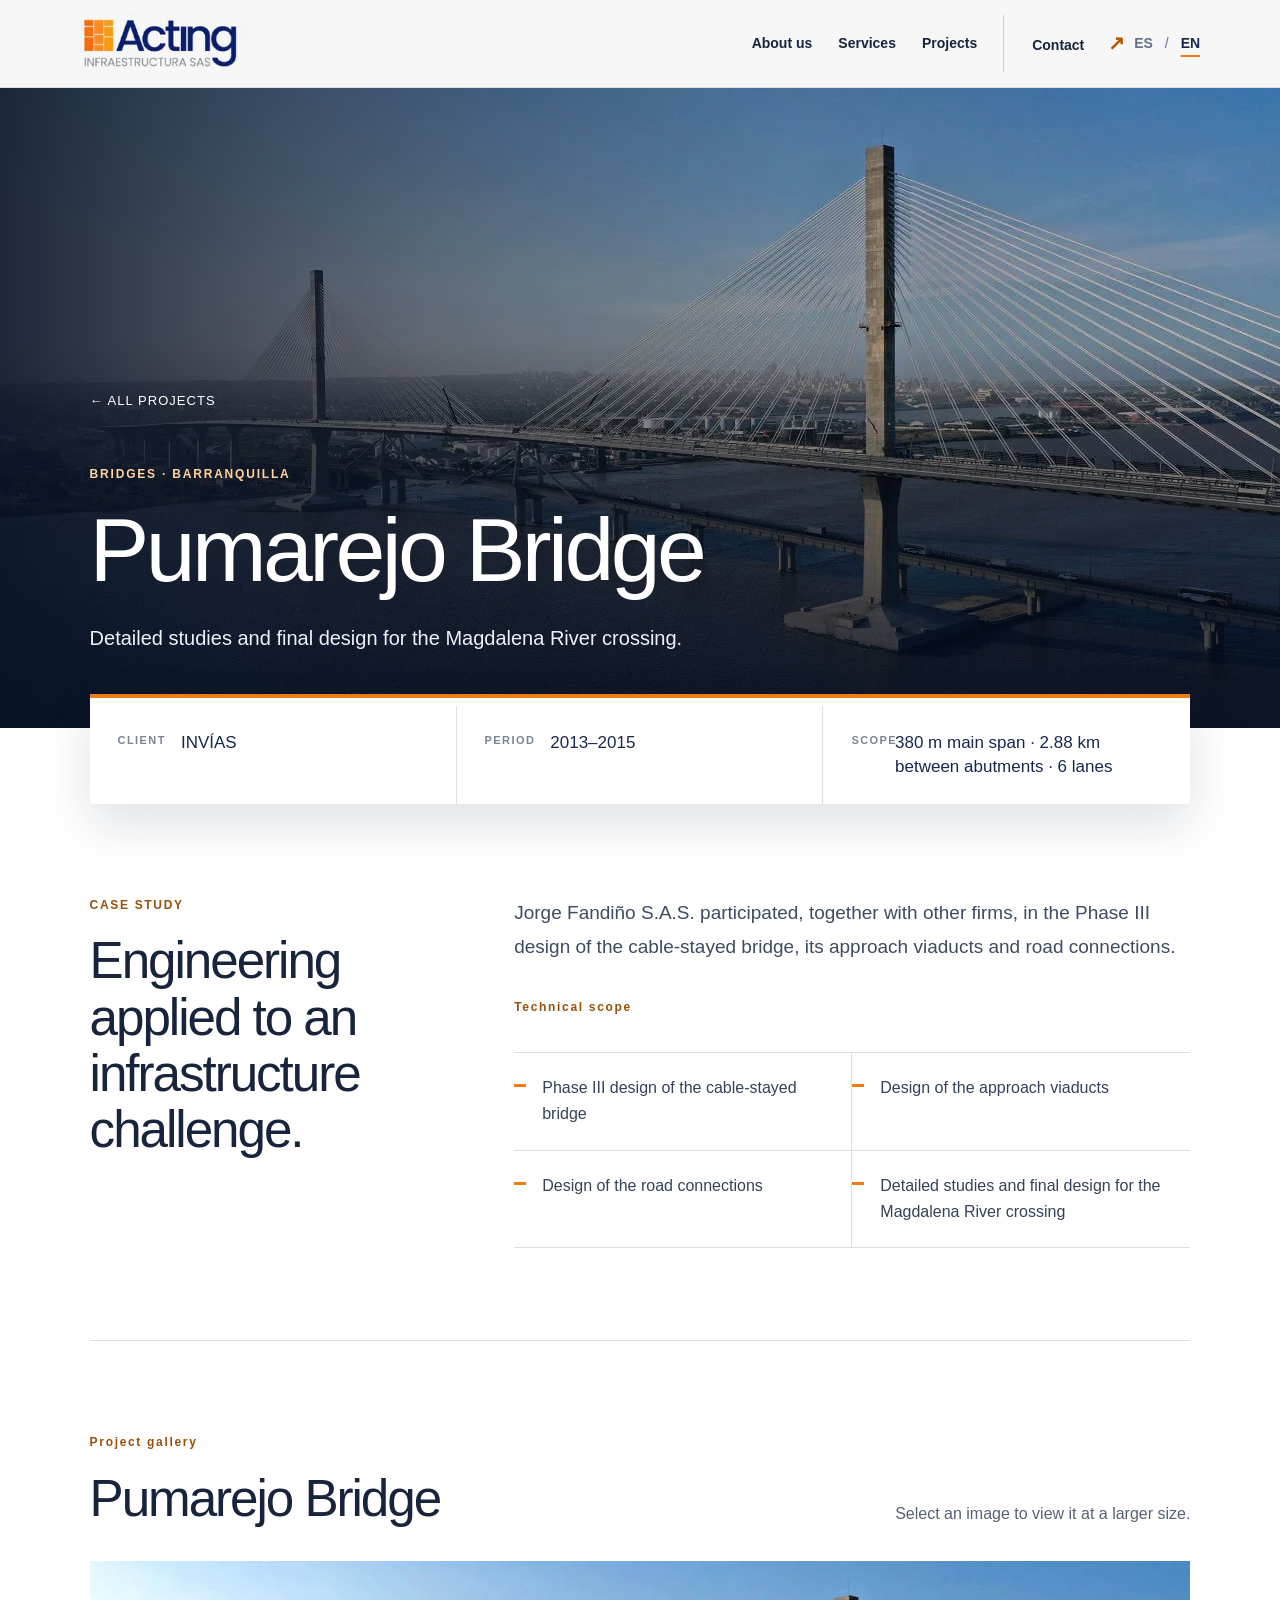
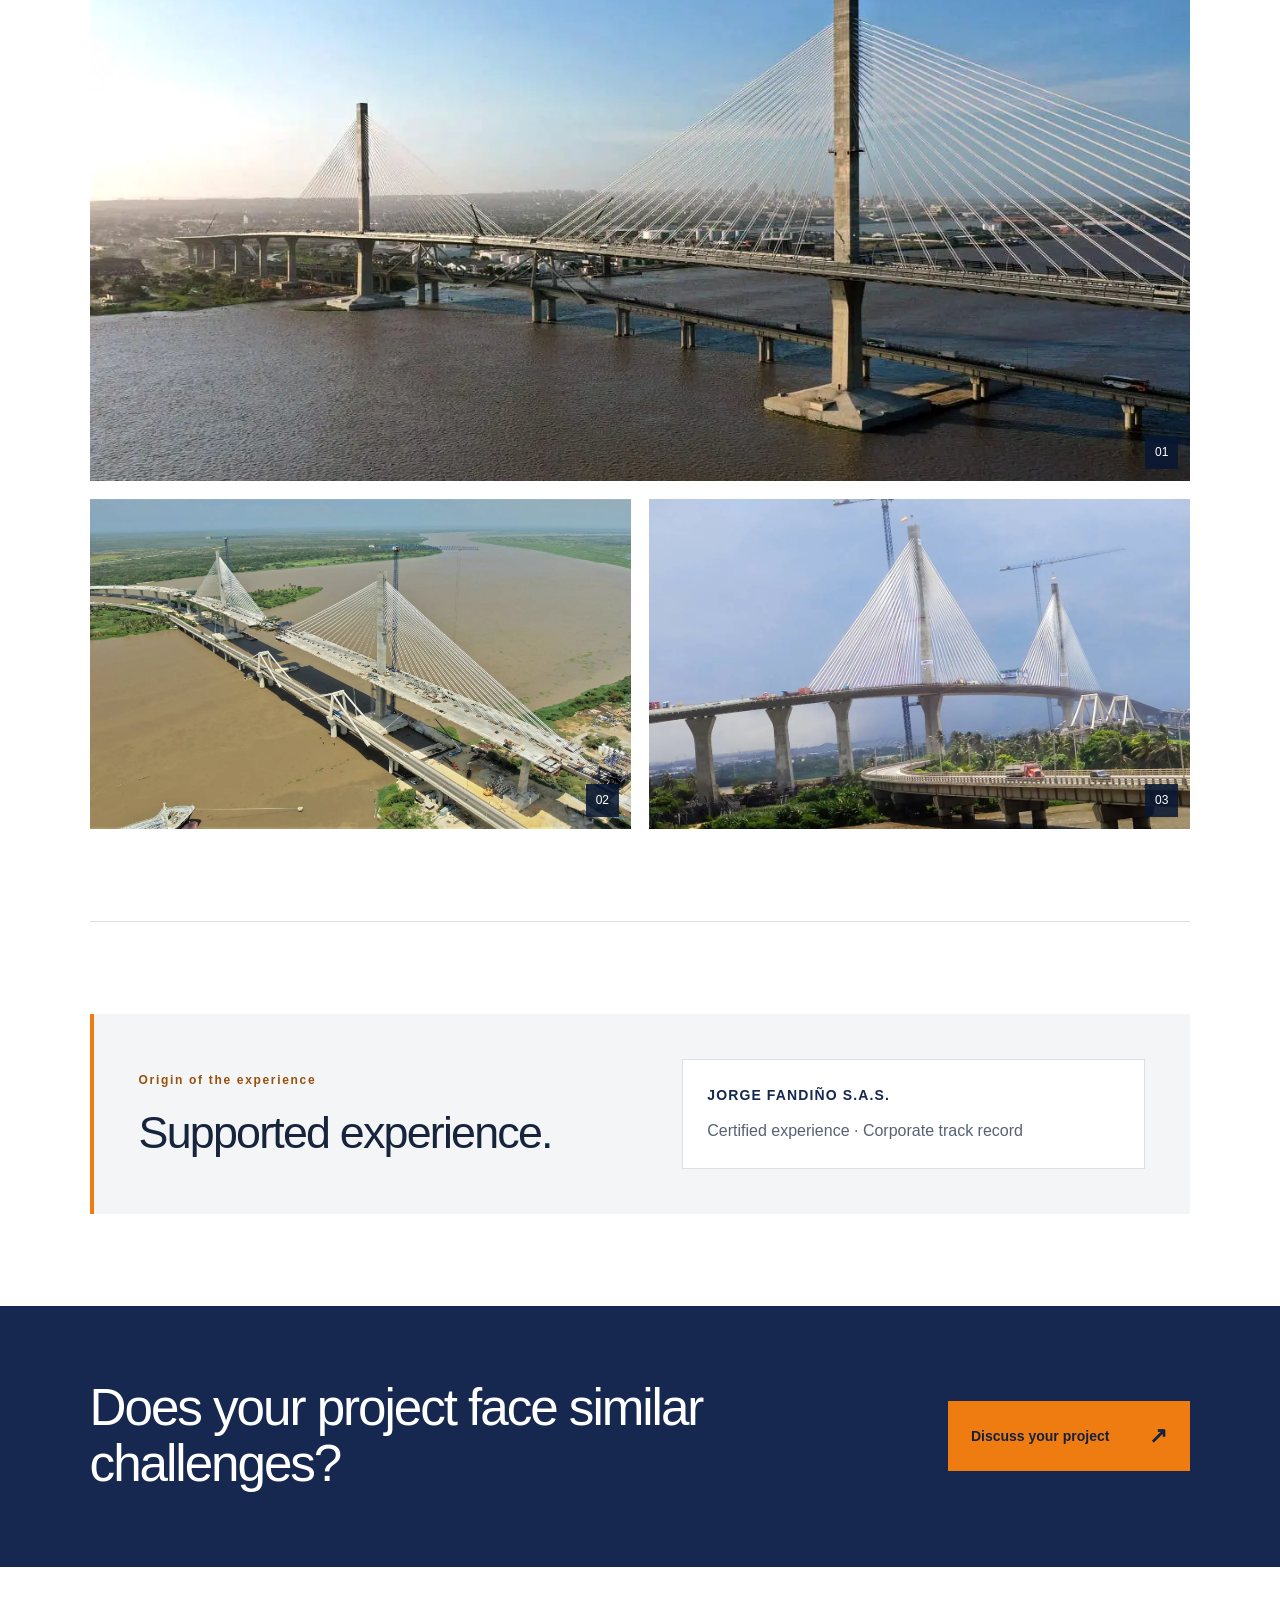
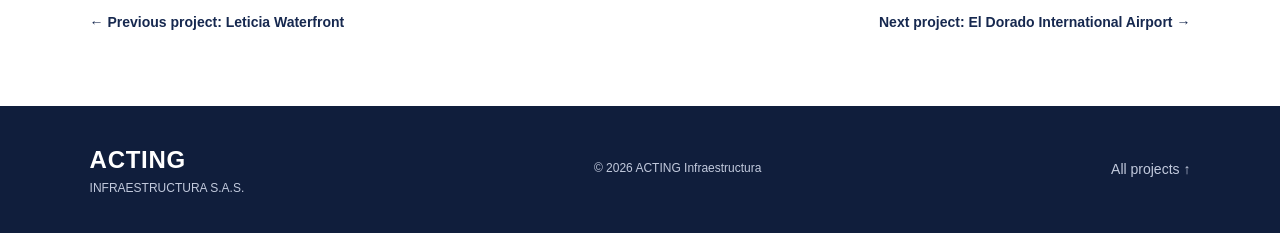
<file: en/projects/puente-pumarejo/index.html>
<!doctype html>
<html lang="en"><head><meta charset="utf-8"><meta name="viewport" content="width=device-width,initial-scale=1"><title>Pumarejo Bridge | ACTING Infraestructura</title><meta name="description" content="Detailed studies and final design for the Magdalena River crossing."><meta name="theme-color" content="#152753"><link rel="stylesheet" href="/styles.css"><link rel="stylesheet" href="/case-study.css"><link rel="icon" href="/assets/favicon.svg" type="image/svg+xml"><link rel="canonical" href="https://www.actinginfraestructura.com/en/projects/puente-pumarejo/"><link rel="alternate" hreflang="es" href="https://www.actinginfraestructura.com/proyectos/puente-pumarejo/"><link rel="alternate" hreflang="en" href="https://www.actinginfraestructura.com/en/projects/puente-pumarejo/"><link rel="alternate" hreflang="x-default" href="https://www.actinginfraestructura.com/proyectos/puente-pumarejo/"><meta property="og:type" content="article"><meta property="og:site_name" content="ACTING Infraestructura"><meta property="og:title" content="Pumarejo Bridge"><meta property="og:description" content="Detailed studies and final design for the Magdalena River crossing."><meta property="og:image" content="https://www.actinginfraestructura.com/assets/pumarejo-2.webp"><meta property="og:url" content="https://www.actinginfraestructura.com/en/projects/puente-pumarejo/"></head>
<body class="case-page"><a class="skip" href="#contenido">Skip to content</a><header class="case-header"><a href="/en" aria-label="ACTING Infraestructura, home"><img class="logo" src="/assets/logo.webp" alt="ACTING Infraestructura S.A.S." width="250" height="90"></a><button class="menu" aria-expanded="false" aria-controls="navegacion">Menu <span>☰</span></button><nav id="navegacion" aria-label="Menu"><a href="/en/#firma">About us</a><a href="/en/#servicios">Services</a><a href="/en/#proyectos">Projects</a><a class="nav-contact" href="/en/#contacto">Contact <span aria-hidden="true">↗</span></a></nav><div class="language-switch" role="group" aria-label="Language"><a href="/proyectos/puente-pumarejo/" lang="es" hreflang="es">ES</a><span aria-hidden="true">/</span><a href="/en/projects/puente-pumarejo/" lang="en" hreflang="en" aria-current="page">EN</a></div></header>
<main id="contenido" class="case-main"><section class="case-hero"><img src="/assets/pumarejo-2.webp" alt="Aerial view of the completed Pumarejo Bridge over the Magdalena River" width="1280" height="720" fetchpriority="high"><div class="case-hero-content"><a class="case-breadcrumb" href="/en/#proyectos">← All projects</a><p class="case-kicker">BRIDGES · BARRANQUILLA</p><h1>Pumarejo Bridge</h1><p class="case-lead">Detailed studies and final design for the Magdalena River crossing.</p></div></section><dl class="case-facts"><div class="case-fact"><dt>Client</dt><dd>INVÍAS</dd></div><div class="case-fact"><dt>Period</dt><dd>2013–2015</dd></div><div class="case-fact"><dt>Scope</dt><dd>380 m main span · 2.88 km between abutments · 6 lanes</dd></div></dl>
<section class="case-section case-intro"><div><p class="eyebrow">CASE STUDY</p><h2>Engineering applied to an infrastructure challenge.</h2></div><div><p class="case-copy">Jorge Fandiño S.A.S. participated, together with other firms, in the Phase III design of the cable-stayed bridge, its approach viaducts and road connections.</p><p class="eyebrow" style="margin-top:34px">Technical scope</p><ul class="scope-list"><li>Phase III design of the cable-stayed bridge</li><li>Design of the approach viaducts</li><li>Design of the road connections</li><li>Detailed studies and final design for the Magdalena River crossing</li></ul></div></section>
<section class="case-section"><div class="case-gallery-heading"><div><p class="eyebrow">Project gallery</p><h2>Pumarejo Bridge</h2></div><p>Select an image to view it at a larger size.</p></div><div class="case-gallery"><button type="button" aria-label="Aerial view of the completed Pumarejo Bridge over the Magdalena River"><img src="/assets/pumarejo-2.webp" alt="Aerial view of the completed Pumarejo Bridge over the Magdalena River" width="1280" height="720" loading="lazy" decoding="async"><span>01</span></button><button type="button" aria-label="Aerial view of the Pumarejo Bridge under construction alongside the former bridge"><img src="/assets/pumarejo-1.webp" alt="Aerial view of the Pumarejo Bridge under construction alongside the former bridge" width="2048" height="1152" loading="lazy" decoding="async"><span>02</span></button><button type="button" aria-label="Pylons, stay cables and viaducts during construction of the Pumarejo Bridge"><img src="/assets/pumarejo-3.webp" alt="Pylons, stay cables and viaducts during construction of the Pumarejo Bridge" width="1600" height="738" loading="lazy" decoding="async"><span>03</span></button></div></section>
<section class="case-section"><div class="case-origin"><div><p class="eyebrow">Origin of the experience</p><h2>Supported experience.</h2></div><div class="case-origin-card"><strong>JORGE FANDIÑO S.A.S.</strong><span>Certified experience · Corporate track record</span></div></div></section>
<section class="case-cta"><div class="case-cta-inner"><h2>Does your project face similar challenges?</h2><a class="button" href="mailto:licitaciones@actinginfraestructura.com?subject=Project%20enquiry">Discuss your project <span aria-hidden="true">↗</span></a></div></section><nav class="case-pagination" aria-label="Projects"><a href="/en/projects/malecon-leticia/">← Previous project: Leticia Waterfront</a><a href="/en/projects/aeropuerto-el-dorado/">Next project: El Dorado International Airport →</a></nav></main>
<footer><div><strong>ACTING</strong><span>INFRAESTRUCTURA S.A.S.</span></div><span>© 2026 ACTING Infraestructura</span><a href="/en/#proyectos">All projects ↑</a></footer><dialog class="case-dialog"><button type="button" class="case-dialog-close" aria-label="Close image">×</button><img alt=""><p></p></dialog><script src="/case-study.js" defer></script></body></html>
</file>
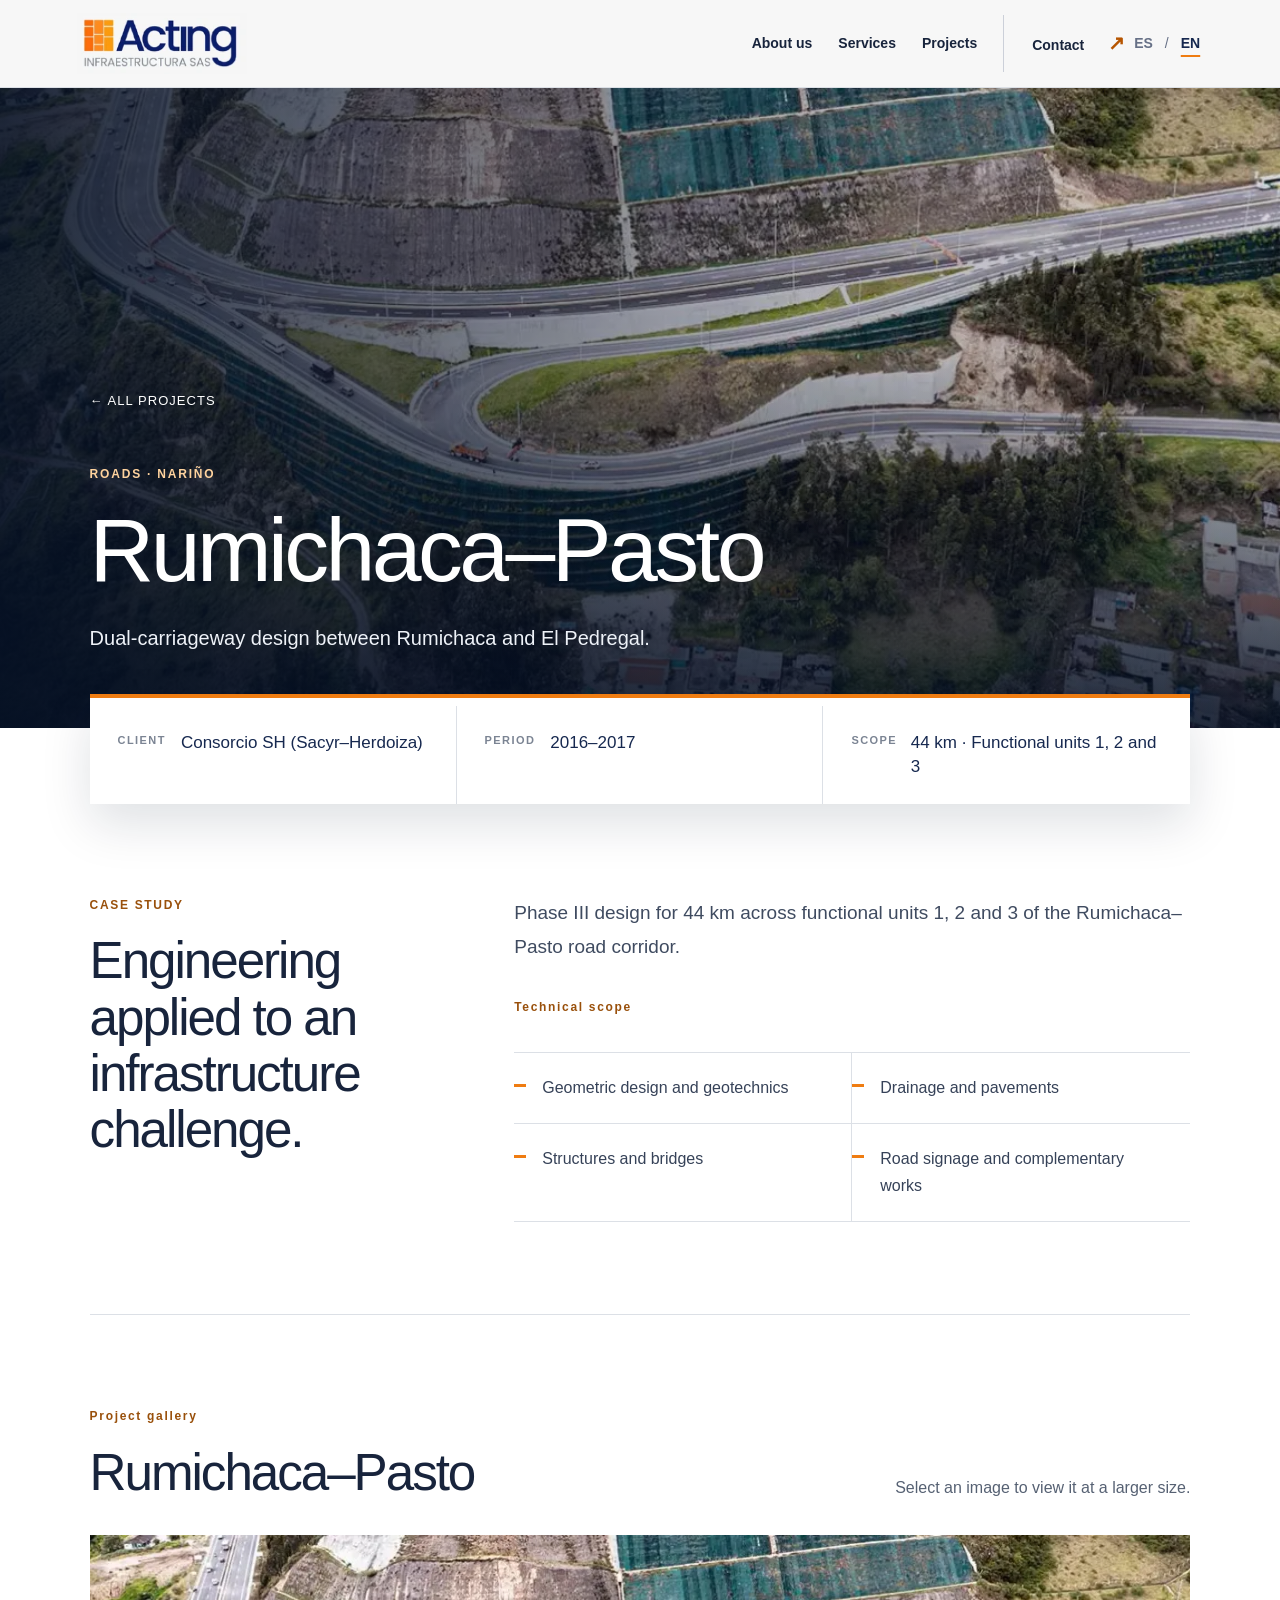
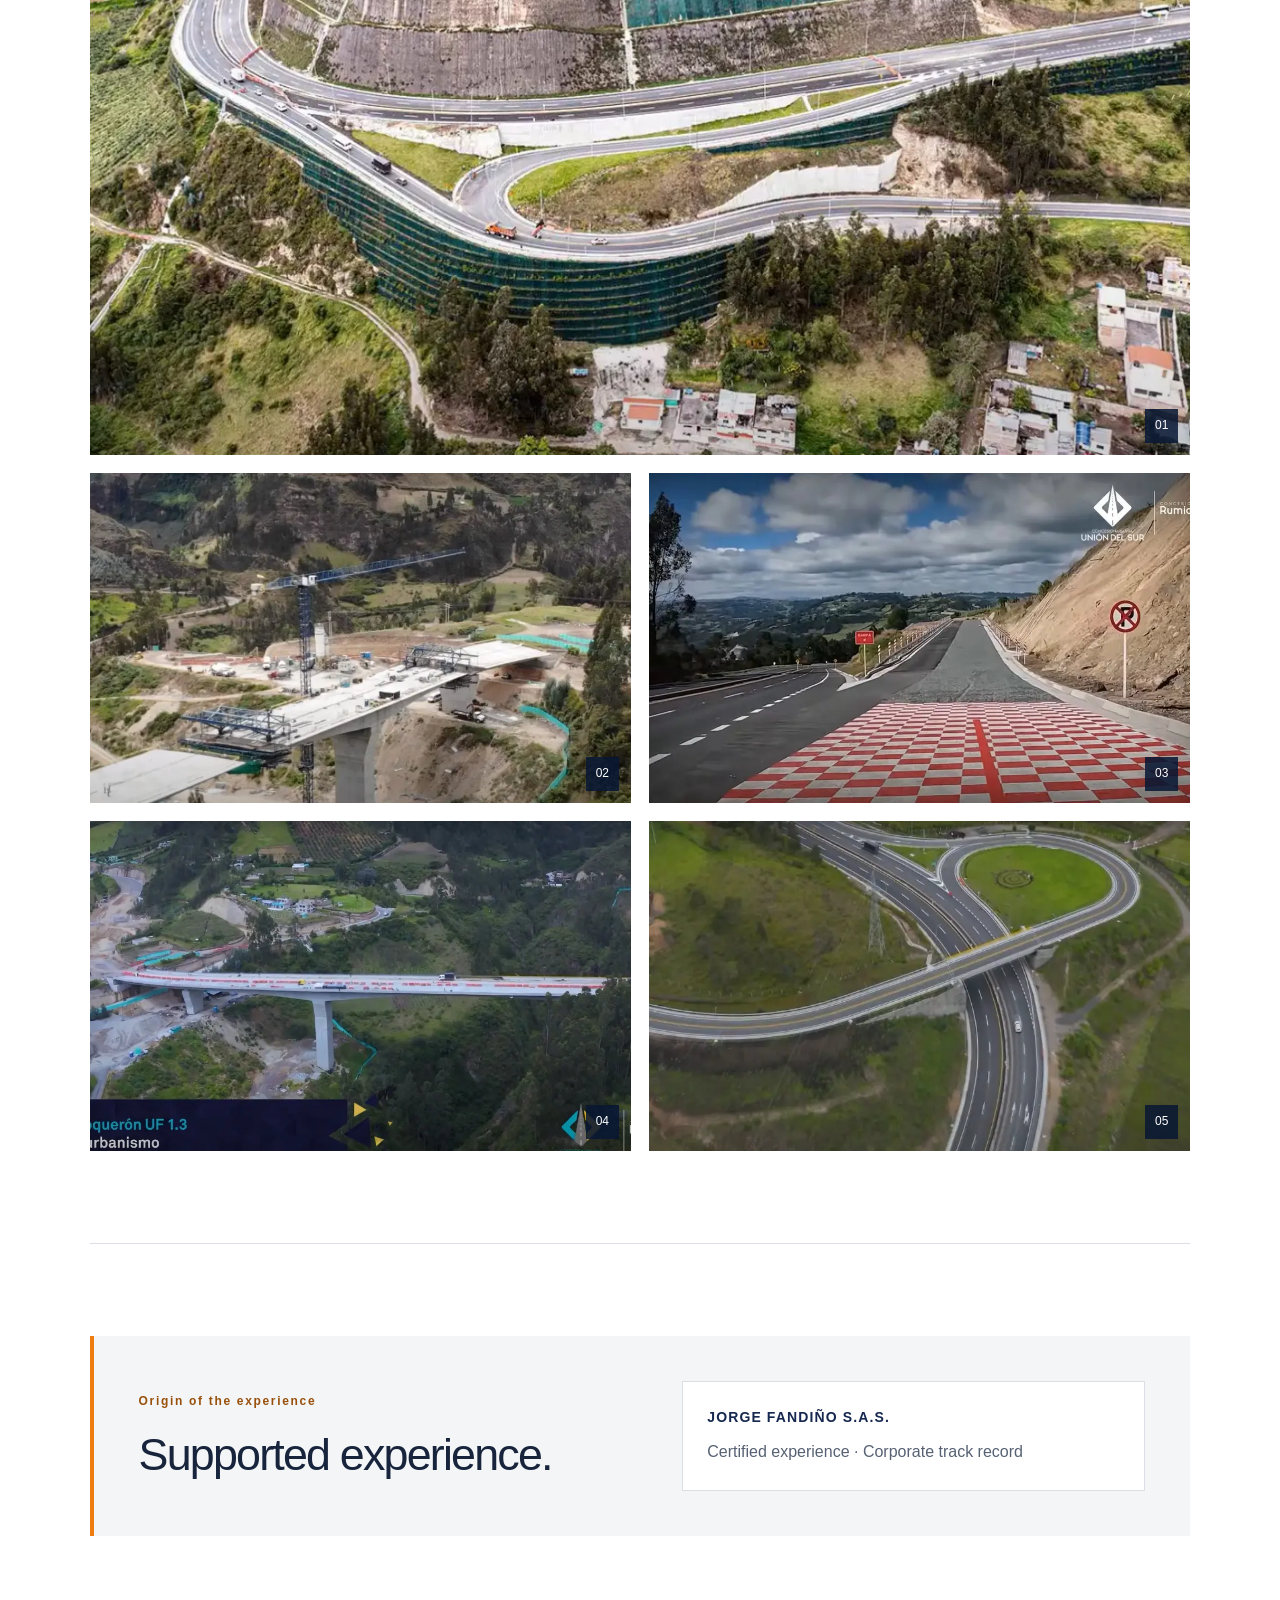
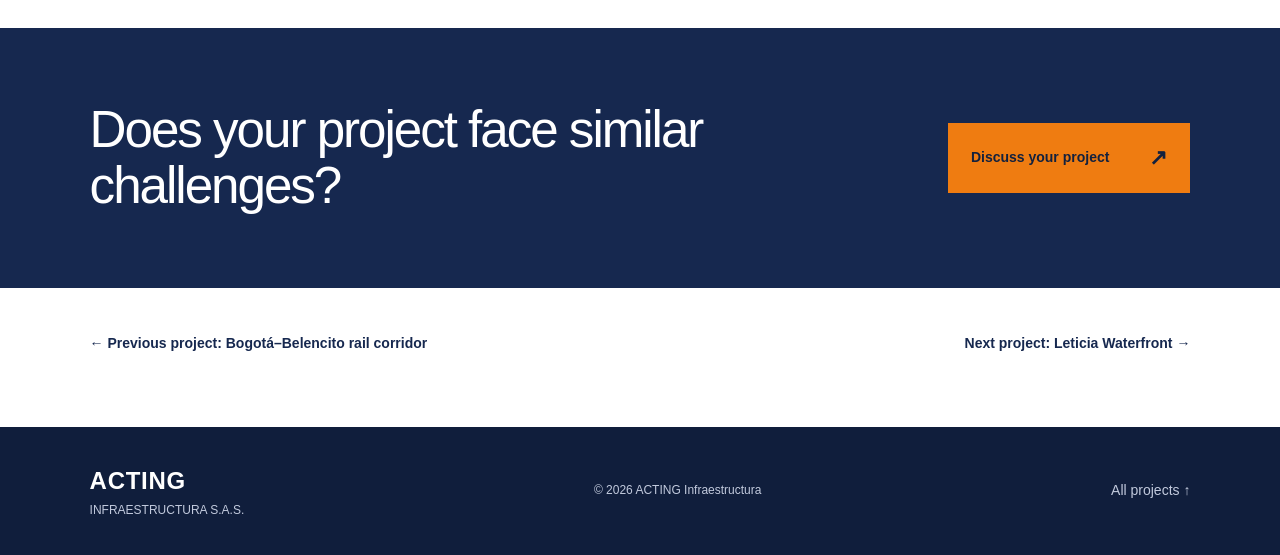
<file: en/projects/rumichaca-pasto/index.html>
<!doctype html>
<html lang="en"><head><meta charset="utf-8"><meta name="viewport" content="width=device-width,initial-scale=1"><title>Rumichaca–Pasto | ACTING Infraestructura</title><meta name="description" content="Dual-carriageway design between Rumichaca and El Pedregal."><meta name="theme-color" content="#152753"><link rel="stylesheet" href="/styles.css"><link rel="stylesheet" href="/case-study.css"><link rel="icon" href="/assets/favicon.svg" type="image/svg+xml"><link rel="canonical" href="https://www.actinginfraestructura.com/en/projects/rumichaca-pasto/"><link rel="alternate" hreflang="es" href="https://www.actinginfraestructura.com/proyectos/rumichaca-pasto/"><link rel="alternate" hreflang="en" href="https://www.actinginfraestructura.com/en/projects/rumichaca-pasto/"><link rel="alternate" hreflang="x-default" href="https://www.actinginfraestructura.com/proyectos/rumichaca-pasto/"><meta property="og:type" content="article"><meta property="og:site_name" content="ACTING Infraestructura"><meta property="og:title" content="Rumichaca–Pasto"><meta property="og:description" content="Dual-carriageway design between Rumichaca and El Pedregal."><meta property="og:image" content="https://www.actinginfraestructura.com/assets/rumichaca-pasto-3.webp"><meta property="og:url" content="https://www.actinginfraestructura.com/en/projects/rumichaca-pasto/"></head>
<body class="case-page"><a class="skip" href="#contenido">Skip to content</a><header class="case-header"><a href="/en" aria-label="ACTING Infraestructura, home"><img class="logo" src="/assets/logo.webp" alt="ACTING Infraestructura S.A.S." width="250" height="90"></a><button class="menu" aria-expanded="false" aria-controls="navegacion">Menu <span>☰</span></button><nav id="navegacion" aria-label="Menu"><a href="/en/#firma">About us</a><a href="/en/#servicios">Services</a><a href="/en/#proyectos">Projects</a><a class="nav-contact" href="/en/#contacto">Contact <span aria-hidden="true">↗</span></a></nav><div class="language-switch" role="group" aria-label="Language"><a href="/proyectos/rumichaca-pasto/" lang="es" hreflang="es">ES</a><span aria-hidden="true">/</span><a href="/en/projects/rumichaca-pasto/" lang="en" hreflang="en" aria-current="page">EN</a></div></header>
<main id="contenido" class="case-main"><section class="case-hero"><img src="/assets/rumichaca-pasto-3.webp" alt="Aerial view of the dual carriageway and stabilisation works on the Rumichaca–Pasto corridor" width="1280" height="575" fetchpriority="high"><div class="case-hero-content"><a class="case-breadcrumb" href="/en/#proyectos">← All projects</a><p class="case-kicker">ROADS · NARIÑO</p><h1>Rumichaca–Pasto</h1><p class="case-lead">Dual-carriageway design between Rumichaca and El Pedregal.</p></div></section><dl class="case-facts"><div class="case-fact"><dt>Client</dt><dd>Consorcio SH (Sacyr–Herdoiza)</dd></div><div class="case-fact"><dt>Period</dt><dd>2016–2017</dd></div><div class="case-fact"><dt>Scope</dt><dd>44 km · Functional units 1, 2 and 3</dd></div></dl>
<section class="case-section case-intro"><div><p class="eyebrow">CASE STUDY</p><h2>Engineering applied to an infrastructure challenge.</h2></div><div><p class="case-copy">Phase III design for 44 km across functional units 1, 2 and 3 of the Rumichaca–Pasto road corridor.</p><p class="eyebrow" style="margin-top:34px">Technical scope</p><ul class="scope-list"><li>Geometric design and geotechnics</li><li>Drainage and pavements</li><li>Structures and bridges</li><li>Road signage and complementary works</li></ul></div></section>
<section class="case-section"><div class="case-gallery-heading"><div><p class="eyebrow">Project gallery</p><h2>Rumichaca–Pasto</h2></div><p>Select an image to view it at a larger size.</p></div><div class="case-gallery"><button type="button" aria-label="Aerial view of the dual carriageway and stabilisation works on the Rumichaca–Pasto corridor"><img src="/assets/rumichaca-pasto-3.webp" alt="Aerial view of the dual carriageway and stabilisation works on the Rumichaca–Pasto corridor" width="1280" height="575" loading="lazy" decoding="async"><span>01</span></button><button type="button" aria-label="Aerial view of a bridge under construction on the Rumichaca–Pasto corridor"><img src="/assets/rumichaca-pasto-1.webp" alt="Aerial view of a bridge under construction on the Rumichaca–Pasto corridor" width="1280" height="541" loading="lazy" decoding="async"><span>02</span></button><button type="button" aria-label="Completed road corridor between Rumichaca and Pasto"><img src="/assets/rumichaca-pasto-2.webp" alt="Completed road corridor between Rumichaca and Pasto" width="1192" height="597" loading="lazy" decoding="async"><span>03</span></button><button type="button" aria-label="Aerial view of Boquerón Bridge on the Rumichaca–Pasto corridor"><img src="/assets/rumichaca-pasto-4.webp" alt="Aerial view of Boquerón Bridge on the Rumichaca–Pasto corridor" width="1280" height="590" loading="lazy" decoding="async"><span>04</span></button><button type="button" aria-label="Aerial view of an interchange on the Rumichaca–Pasto corridor"><img src="/assets/rumichaca-pasto-5.webp" alt="Aerial view of an interchange on the Rumichaca–Pasto corridor" width="1280" height="491" loading="lazy" decoding="async"><span>05</span></button></div></section>
<section class="case-section"><div class="case-origin"><div><p class="eyebrow">Origin of the experience</p><h2>Supported experience.</h2></div><div class="case-origin-card"><strong>JORGE FANDIÑO S.A.S.</strong><span>Certified experience · Corporate track record</span></div></div></section>
<section class="case-cta"><div class="case-cta-inner"><h2>Does your project face similar challenges?</h2><a class="button" href="mailto:licitaciones@actinginfraestructura.com?subject=Project%20enquiry">Discuss your project <span aria-hidden="true">↗</span></a></div></section><nav class="case-pagination" aria-label="Projects"><a href="/en/projects/bogota-belencito/">← Previous project: Bogotá–Belencito rail corridor</a><a href="/en/projects/malecon-leticia/">Next project: Leticia Waterfront →</a></nav></main>
<footer><div><strong>ACTING</strong><span>INFRAESTRUCTURA S.A.S.</span></div><span>© 2026 ACTING Infraestructura</span><a href="/en/#proyectos">All projects ↑</a></footer><dialog class="case-dialog"><button type="button" class="case-dialog-close" aria-label="Close image">×</button><img alt=""><p></p></dialog><script src="/case-study.js" defer></script></body></html>
</file>
<file: styles.css>
:root{--navy:#16284f;--ink:#18243c;--orange:#ef7c11;--muted:#566173;--line:#dce0e6;--paper:#f3f5f7}*{box-sizing:border-box}html{scroll-behavior:smooth;scroll-padding-top:110px}body{margin:0;color:var(--ink);font-family:Arial,Helvetica,sans-serif;font-size:16px;line-height:1.65}a{color:inherit;text-decoration:none}button{font:inherit}img{max-width:100%;display:block}h1,h2,h3,p,figure{margin:0}h1,h2,h3{line-height:1.1;font-weight:500;letter-spacing:-.04em}h2{font-size:clamp(2rem,4vw,3.5rem)}h3{font-size:1.7rem}p{color:var(--muted)}a,button,summary{-webkit-tap-highlight-color:transparent}a:focus-visible,button:focus-visible,summary:focus-visible{outline:3px solid var(--orange);outline-offset:5px}.skip{position:absolute;top:-100px;background:white;z-index:100;padding:14px}.skip:focus{top:0}header{height:96px;background:#f7f7f7;display:flex;align-items:center;justify-content:space-between;padding:0 4.5%;position:sticky;top:0;z-index:20;border-bottom:1px solid #ddd}.logo{width:190px;height:auto}nav{display:flex;align-items:center;gap:30px;font-size:14px;font-weight:600}nav a{padding:12px 0}nav a:hover{color:#a44a00}.nav-contact{border-left:1px solid #ccd0d9;padding-left:28px}.nav-contact span{margin-left:20px;font-size:20px;color:#b65500}.menu{display:none}.hero{min-height:640px;height:calc(100svh - 96px);max-height:880px;position:relative;color:white;background:var(--navy);isolation:isolate}.hero-image{position:absolute;width:100%;height:100%;object-fit:cover;z-index:-2;object-position:60% center}.hero:after{content:'';position:absolute;inset:0;background:linear-gradient(90deg,rgba(7,19,40,.81),rgba(7,19,40,.23)),linear-gradient(0deg,rgba(7,19,40,.65),transparent 50%);z-index:-1}.hero-content{padding:90px 7% 110px;max-width:1200px}.eyebrow,.section-label{font-size:12px;letter-spacing:.14em;font-weight:700}.hero .eyebrow{color:#ffe0b3;margin-bottom:30px}.hero h1{font-size:clamp(2.8rem,5.4vw,5.1rem);letter-spacing:-.045em;line-height:1.07}.hero h1 em{font-style:normal;color:#fff;display:inline-block;font-weight:400}.hero-intro{font-size:18px;color:#e7e8ed;max-width:540px;margin:28px 0 34px;line-height:1.6}.button{display:inline-flex;align-items:center;justify-content:space-between;gap:40px;font-size:14px;font-weight:600;padding:17px 23px;min-height:54px;transition:transform .2s,background .2s}.button:hover{transform:translateY(-3px)}.light{background:white;color:var(--navy)}.button span{font-size:22px}.hero-foot{position:absolute;bottom:0;left:7%;right:7%;border-top:1px solid #ffffff4a;display:flex;justify-content:space-between;align-items:center;padding:25px 0;font-size:12px;letter-spacing:.12em}.hero-foot a{font-size:14px;letter-spacing:0}.hero-foot a span{margin-left:22px}.section{padding:90px 7%}.section-label{display:flex;justify-content:space-between;margin-bottom:46px;color:#6a7180}.section-label>span:first-child:before{content:'';width:22px;height:3px;background:var(--orange);display:inline-block;vertical-align:middle;margin-right:14px}.firm-layout{display:grid;grid-template-columns:1fr 1fr;gap:8%;align-items:center}.firm h2{margin-bottom:28px}.firm p{margin-top:18px;max-width:580px}.firm .lead{font-size:20px;color:var(--ink)}.origin{padding-top:26px;margin-top:32px;border-top:1px solid var(--line)}.origin .eyebrow{color:#99500b}.origin p{font-size:16px;margin-top:12px}.firm figure img{width:100%;height:auto}.firm figcaption{font-size:17px;padding:20px 0 0;border-top:4px solid var(--orange)}figcaption span{display:block;color:var(--muted);font-size:12px;margin-top:4px}.services{background:var(--paper)}.section-heading{display:flex;justify-content:space-between;gap:40px;align-items:end;margin-bottom:48px}.section-heading>p{max-width:360px}.service-grid{display:grid;grid-template-columns:repeat(3,1fr);border-top:1px solid #cbd0d9}.service-grid article{padding:32px 30px 0;border-right:1px solid #cbd0d9}.service-grid article:first-child{padding-left:0}.service-grid article:last-child{border:none;padding-right:0}.number{color:#a75506;font-size:14px}.service-grid h3{margin:27px 0 22px}.service-grid p{min-height:104px}.service-grid ul{padding:20px 0 0;margin:20px 0 0;list-style:none;border-top:1px solid var(--line);font-size:14px;color:var(--muted)}.service-grid li{margin:10px 0;padding-left:16px;position:relative}.service-grid li:before{content:'–';position:absolute;left:0;color:#b05a07}.sectors{display:grid;grid-template-columns:1fr 1fr;background:var(--navy);color:white}.sector-image img{height:100%;min-height:530px;width:100%;object-fit:cover;object-position:37% center}.sector-content{padding:60px 12%}.sector-content .eyebrow{color:#ffbd73;margin-bottom:24px}.sector-content h2{font-size:clamp(2rem,3.1vw,2.8rem)}.sector-content ul{list-style:none;padding:0;margin:30px 0 0}.sector-content li{border-top:1px solid #ffffff28;padding:11px 0;font-size:16px}.sector-content li:last-child{border-bottom:1px solid #ffffff28}.project-grid{display:grid;grid-template-columns:1fr 1fr;gap:38px 30px}.project{border-bottom:1px solid var(--line);padding-bottom:22px;align-self:start}.project>img{height:240px;width:100%;object-fit:cover}.project.featured{grid-column:1/-1;display:grid;grid-template-columns:1.3fr 1fr;background:var(--paper);padding-bottom:0;border:0}.featured>img{height:100%;min-height:330px}.project-body{padding:22px 0 0}.featured .project-body{padding:35px}.project .eyebrow{color:#98510d;font-size:12px}.project h3{margin:12px 0 15px}.project p{font-size:16px}.project small{display:block;font-size:12px;color:#687180;margin-top:18px}details{margin-top:20px;border-top:1px solid var(--line)}summary{cursor:pointer;display:flex;align-items:center;justify-content:space-between;gap:10px;padding:14px 0;font-size:14px;font-weight:600;list-style:none}summary::-webkit-details-marker{display:none}summary span{font-size:24px;color:#a75506}details[open] summary span{transform:rotate(45deg)}.details{padding:0 0 12px}.details p{font-size:14px}dl{margin:18px 0 0;font-size:14px}dl div{display:flex;gap:15px;margin-top:8px}dt{color:var(--muted);min-width:65px}dd{margin:0}.contact{background:var(--navy);color:white}.contact .section-label{color:#c6d0e3}.contact-layout{display:grid;grid-template-columns:1fr 1fr;gap:13%}.contact h2{font-size:clamp(2.3rem,4.4vw,4rem)}.contact p{color:#c6d0e3;margin-top:22px;max-width:400px}.orange{background:var(--orange);color:#111d36;margin-top:32px}address{font-style:normal;min-width:0}address>div{padding:0 0 20px;margin-bottom:19px;border-bottom:1px solid #ffffff2b}address span{display:block;font-size:12px;letter-spacing:.12em;color:#b7c2d8;margin-bottom:7px}address a{font-size:18px;overflow-wrap:anywhere}address p{margin:0!important;font-size:17px}.social{font-size:14px}address a:hover{text-decoration:underline}footer{padding:34px 7%;background:#101e3c;color:#c2cadd;display:flex;align-items:center;justify-content:space-between;gap:25px;font-size:12px}footer strong{display:block;font-size:24px;color:white;letter-spacing:.03em}footer div span{display:block}footer>a{font-size:14px;white-space:nowrap}@media(min-width:1700px){.section{padding-left:calc((100% - 1460px)/2);padding-right:calc((100% - 1460px)/2)}}@media(max-width:1000px){header{padding:0 4%;height:80px}.logo{width:155px}nav{gap:20px}.nav-contact{padding-left:18px;font-size:12px}.nav-contact span{display:none}.hero{height:740px;min-height:600px}.hero-content{padding-top:100px}.hero h1{font-size:4rem}.section{padding:65px 6%}.firm-layout{gap:5%}.service-grid article{padding-left:20px;padding-right:20px}.service-grid p{min-height:155px}.sector-content{padding:48px 10%}.contact-layout{gap:7%}.featured .project-body{padding:26px}}@media(max-width:720px){html{scroll-padding-top:90px}header{height:78px;padding:0 6%}.logo{width:150px}.menu{display:flex;align-items:center;gap:15px;border:0;background:none;font-size:14px;min-height:44px;color:var(--navy)}.menu span{font-size:20px}nav{display:none;position:absolute;left:0;right:0;top:78px;background:#f7f7f7;padding:16px 6% 26px;box-shadow:0 15px 20px #0002}nav.open{display:flex;flex-direction:column;align-items:stretch;gap:0}nav a{font-size:16px;padding:13px 0;border-bottom:1px solid var(--line)}.nav-contact{border-left:0}.hero{height:690px;min-height:0;max-height:none}.hero-content{padding:80px 6% 120px}.hero h1{font-size:clamp(2.4rem,8.8vw,3.8rem);line-height:1.13}.hero .eyebrow{font-size:10px;letter-spacing:.11em}.hero-intro{font-size:17px;margin-top:26px}.hero-image{object-position:62% center}.hero-foot{left:6%;right:6%;padding:23px 0}.hero-foot>span:last-child{display:none}.hero-foot>span{font-size:10px}.section{padding:58px 6%}.section-label{margin-bottom:30px;font-size:11px}.section-label>span:last-child:not(:first-child){display:none}.firm-layout,.contact-layout{grid-template-columns:1fr;gap:35px}.firm h2{font-size:2.3rem}.firm .lead{font-size:18px}.section-heading{display:block;margin-bottom:32px}.section-heading p{margin-top:20px;max-width:none}.service-grid{grid-template-columns:1fr}.service-grid article,.service-grid article:first-child,.service-grid article:last-child{padding:28px 0;border-right:0;border-bottom:1px solid #cbd0d9}.service-grid article:last-child{padding-bottom:0;border-bottom:0}.service-grid h3{margin:15px 0 18px}.service-grid h3 br{display:none}.service-grid p{min-height:0}.service-grid ul{padding-top:12px;margin-top:20px}.sectors{grid-template-columns:1fr}.sector-image img{height:260px;min-height:0;object-position:center}.sector-content{padding:42px 6%}.project-grid{grid-template-columns:1fr;gap:28px}.project.featured{grid-column:auto;display:block}.featured>img{min-height:0;height:240px}.featured .project-body{padding:24px}.project>img{height:230px}.project h3{font-size:1.6rem}.contact-layout{gap:44px}address a{font-size:16px}footer{flex-direction:column;align-items:start;gap:18px;padding:30px 6%}.button{gap:24px}h2{font-size:2.3rem}}@media(prefers-reduced-motion:reduce){html{scroll-behavior:auto}*{transition:none!important}}

.more-projects{margin-top:55px;padding-top:35px;border-top:2px solid var(--navy)}.more-projects>p{margin:14px 0 24px;font-size:14px}.reference-list{display:grid;grid-template-columns:1fr 1fr;gap:0 35px}.reference-list details{margin-top:0;align-self:start}.reference-list summary{padding:20px 0;min-height:85px}.reference-list .reference-title{font-size:18px;font-weight:500;color:var(--ink);line-height:1.35;transform:none}.clients{background:var(--paper)}.client-grid{display:grid;grid-template-columns:repeat(5,minmax(0,1fr));gap:1px;background:var(--line);border:1px solid var(--line)}.client-grid figure{background:white;padding:18px 16px 16px;display:flex;flex-direction:column;align-items:center;justify-content:start;min-width:0}.client-grid img{width:100%;height:115px;object-fit:contain}.client-grid figcaption{font-size:12px;line-height:1.4;color:var(--muted);text-align:center;padding-top:12px;max-width:100%}@media(max-width:1100px) and (min-width:721px){nav{gap:14px}.nav-contact{padding-left:14px}.client-grid{grid-template-columns:repeat(4,minmax(0,1fr))}}@media(max-width:720px){.reference-list{grid-template-columns:1fr}.reference-list summary{min-height:70px}.client-grid{grid-template-columns:repeat(2,minmax(0,1fr))}.client-grid figure{padding:15px 10px}.client-grid img{height:100px}.more-projects{margin-top:35px}}

address .linkedin{display:flex;align-items:center;gap:10px;margin-top:18px;font-size:14px}address .linkedin span{font-size:14px;letter-spacing:0;color:inherit;margin:0}address .linkedin svg{flex-shrink:0}

.specialties{margin-top:55px;padding-top:35px;border-top:1px solid #cbd0d9}.specialties-intro{max-width:750px}.specialties-intro .eyebrow{color:#98510d}.specialties-intro h3{margin:15px 0}.specialty-grid{display:grid;grid-template-columns:repeat(3,minmax(0,1fr));gap:28px 35px;margin-top:35px}.specialty-grid article{padding-top:20px;border-top:2px solid var(--navy)}.specialty-index{font-size:12px;color:#98510d;font-weight:700}.specialty-grid h4{font-size:20px;line-height:1.3;font-weight:500;margin:12px 0}.specialty-grid p{font-size:16px;line-height:1.65}.service-contact{background:var(--navy);color:white;margin-top:32px}@media(max-width:900px){.specialty-grid{grid-template-columns:repeat(2,minmax(0,1fr))}}@media(max-width:720px){.specialty-grid{grid-template-columns:1fr;gap:24px}.specialties{margin-top:35px}}

.service-catalog{display:grid;grid-template-columns:1fr 2fr;gap:50px;padding:35px 0;border-top:1px solid #cbd0d9}.catalog-heading h3{font-size:2rem;margin:15px 0 20px}.catalog-heading p{font-size:16px;max-width:300px}.catalog-list{display:grid;grid-template-columns:1fr 1fr;gap:0 30px;list-style:none;padding:0;margin:0}.catalog-list li{font-size:16px;line-height:1.55;padding:15px 0 15px 18px;border-bottom:1px solid var(--line);position:relative}.catalog-list li:before{content:'–';position:absolute;left:0;color:#a75506}.catalog-list li:nth-child(-n+2){padding-top:0}@media(max-width:1000px){.service-catalog{gap:30px;grid-template-columns:1fr 2fr}.catalog-list{grid-template-columns:1fr}.catalog-list li:nth-child(2){padding-top:15px}}@media(max-width:720px){.service-catalog{grid-template-columns:1fr;gap:24px}.catalog-heading p{max-width:none}.catalog-heading h3{margin-bottom:15px}}

.origin-heading{display:flex;align-items:center;justify-content:space-between;gap:20px;flex-wrap:wrap}.origin-logo{width:190px;height:auto;max-width:100%;object-fit:contain}@media(max-width:720px){.origin-logo{width:165px}}

/* Infrastructure photography and readable service panels */
.services{position:relative;isolation:isolate;background:#101f3e;color:#fff}.services:before{content:'';position:absolute;inset:0 0 auto;height:760px;max-height:100%;z-index:-1;pointer-events:none;background:linear-gradient(180deg,rgba(9,24,50,.63) 0%,rgba(9,24,50,.66) 42%,#101f3e 100%),url('assets/services-background.webp') center top/cover no-repeat}.services .section-label{color:#e3eaf5}.services .section-heading{min-height:220px;align-items:center;margin-bottom:42px}.services .section-heading p{color:#f0f3f9}.services .section-heading h2{text-shadow:0 2px 20px #0003}.services .service-catalog{background:rgba(10,25,52,.82);border:1px solid #ffffff30;border-radius:4px;padding:34px;margin-top:24px;box-shadow:0 12px 40px #00000012}.services .catalog-heading p{color:#dbe4f2}.services .number,.services .catalog-list li:before{color:#ffb762}.services .catalog-list li{color:#f3f6fc;border-bottom-color:#ffffff24}.services .service-contact{background:var(--orange);color:#111d36}.services .service-contact:hover{background:#ffa338}@media(max-width:1000px){.services .service-catalog{padding:28px;gap:28px}}@media(max-width:720px){.services:before{height:650px;background-position:center top}.services .section-heading{min-height:210px;margin-bottom:30px}.services .service-catalog{padding:25px 20px;margin-top:22px}.services .section-heading p{color:#f0f3f9}}

.contact-logo-frame{width:310px;max-width:100%;aspect-ratio:2.6;overflow:hidden;border-radius:16px;margin-bottom:30px;background:#10206a}.contact-logo{width:110%;max-width:none;height:auto;transform:translate(-4.2%,-25.2%)}address .instagram{display:flex;align-items:center;gap:10px;font-size:14px}address .instagram span{font-size:14px;letter-spacing:0;color:inherit;margin:0}address .instagram svg{flex-shrink:0}@media(max-width:720px){.contact-logo-frame{width:265px;border-radius:14px}}

.footer-brand-logo{display:block;width:220px;max-width:100%;height:auto;object-fit:contain;border-radius:12px;margin-bottom:14px}.footer-brand{max-width:100%}@media(max-width:720px){.footer-brand-logo{width:200px}}

.client-controls{display:flex;align-items:center;justify-content:space-between;gap:18px;margin-bottom:22px}.client-controls button{min-height:44px;min-width:44px;border:1px solid #ccd2dd;color:var(--navy);background:white;cursor:pointer;border-radius:3px;font-size:16px}.client-controls button:hover{background:var(--navy);color:white;border-color:var(--navy)}.client-controls .client-toggle{padding:9px 18px;font-size:14px}.client-counter{font-size:14px;color:var(--muted);margin-left:auto}.client-arrows{display:flex;gap:8px}.client-arrows button{font-size:24px}.client-viewport{overflow-x:auto;overflow-y:hidden;scrollbar-width:none;overscroll-behavior-x:contain;position:relative;padding:4px 0 8px}.client-viewport::-webkit-scrollbar{display:none}.client-viewport:focus-visible{outline:3px solid var(--orange);outline-offset:5px}.client-grid.client-marquee{display:flex;width:max-content;gap:16px;background:transparent;border:0}.client-marquee figure{flex:0 0 220px;width:220px;min-height:210px;justify-content:center;border:1px solid var(--line);border-radius:4px;padding:20px 16px}.client-marquee img{height:120px;width:100%;object-fit:contain}.client-marquee figcaption{font-size:14px}@media(max-width:720px){.client-controls{gap:10px}.client-counter{font-size:12px}.client-marquee figure{flex-basis:165px;width:165px;min-height:190px;padding:16px 10px}.client-marquee img{height:100px}.client-marquee figcaption{font-size:12px}}

.language-switch{display:flex;align-items:center;gap:9px;flex-shrink:0;margin-left:22px;color:#667086;font-size:14px}.language-switch a{display:flex;align-items:center;min-height:44px;padding:0 3px;font-weight:700}.language-switch a[aria-current=page]{color:var(--navy);text-decoration:underline;text-decoration-color:var(--orange);text-underline-offset:7px;text-decoration-thickness:2px}.language-switch a:hover{color:#a44a00}header>nav{margin-left:auto}html[lang=en] .hero h1{font-size:clamp(2.8rem,5.2vw,4.9rem)}@media(max-width:1200px){header{padding-left:4%;padding-right:4%}.logo{width:155px}nav{gap:15px}.nav-contact{padding-left:15px}.language-switch{margin-left:16px}}@media(max-width:1100px){header{height:80px}.menu{display:flex;align-items:center;gap:12px;margin-left:auto;border:0;background:none;font-size:14px;min-height:44px;color:var(--navy)}.menu span{font-size:20px}header>nav{display:none;position:absolute;left:0;right:0;top:80px;background:#f7f7f7;padding:16px 6% 26px;box-shadow:0 15px 20px #0002;margin:0}header>nav.open{display:flex;flex-direction:column;align-items:stretch;gap:0}header>nav a{font-size:16px;padding:13px 0;border-bottom:1px solid var(--line)}.nav-contact{border-left:0}.language-switch{margin-left:20px}}@media(max-width:720px){header{height:78px;padding:0 5%}header>nav{top:78px}.logo{width:130px}.language-switch{gap:7px;margin-left:14px}.menu{gap:8px}html[lang=en] .hero h1{font-size:clamp(2.4rem,8.8vw,3.8rem)}}

/* Corporate portfolio figures */
.experience{color:#fff;background:linear-gradient(90deg,rgba(9,24,51,.92),rgba(9,24,51,.83)),url("assets/pumarejo.webp") center/cover no-repeat;position:relative;border-top:4px solid var(--orange)}
.experience-heading{max-width:800px;margin-bottom:48px}.experience .eyebrow{color:#ffac58;margin-bottom:16px}.metrics-grid{display:grid;grid-template-columns:repeat(4,minmax(0,1fr));margin:0;gap:0}.metric{display:flex;flex-direction:column;align-items:flex-start;padding:0 24px;border-left:1px solid #ffffff38;min-width:0}.metric:first-child{padding-left:0;border-left:0}.metric svg{order:0;color:#ffac58;margin-bottom:24px}.metric-number{order:1;margin:0 0 18px}.metric-prefix{display:block;font-size:11px;font-weight:700;letter-spacing:.18em;color:#e1e6ef;margin-bottom:8px}.metric-value{display:flex;align-items:baseline;gap:7px;font-size:clamp(2.2rem,3.8vw,4rem);font-weight:500;letter-spacing:-.05em;line-height:1.1;white-space:nowrap}.metric-unit{font-size:.44em;letter-spacing:0}.metric h3{order:2;letter-spacing:0;font-size:17px;line-height:1.4;font-weight:600}.metric p{order:3;color:#d7dfec;font-size:14px;line-height:1.5;margin-top:6px}
@media(max-width:1000px){.metrics-grid{grid-template-columns:repeat(2,minmax(0,1fr));gap:36px 0}.metric:nth-child(3){border-left:0;padding-left:0}.metric-value{font-size:3.2rem}}
@media(max-width:480px){.experience-heading{margin-bottom:36px}.metric{padding:0 12px}.metric-value{font-size:clamp(1.65rem,7vw,2.1rem);gap:4px}.metric h3{font-size:14px}.metric p{font-size:12px}.metric svg{width:38px;height:38px;margin-bottom:18px}}

.portfolio-download{margin-top:28px}.portfolio-button{background:var(--navy);color:#fff;gap:20px;max-width:100%;white-space:normal}.portfolio-button:hover{background:#253e70}.portfolio-download p{font-size:14px;margin-top:10px;line-height:1.5}.contact .portfolio-button{background:transparent;border:1px solid #ffffff80;color:#fff}.contact .portfolio-button:hover{background:#ffffff15}.contact .portfolio-download p{color:#d7dfec}

/* Project photo gallery */
.project-gallery{position:relative;height:240px;overflow:hidden;background:#dfe4eb}.project>img.project-image-contain{object-fit:contain;background:#dfe4eb}.featured .project-gallery{height:100%;min-height:330px}.gallery-track,.gallery-track img{width:100%;height:100%}.gallery-track img{object-fit:cover}.gallery-track img[hidden]{display:none}.gallery-controls{position:absolute;right:12px;bottom:12px;display:flex;align-items:center;gap:2px;background:rgba(10,25,53,.88);color:#fff}.gallery-controls button{width:44px;height:44px;border:0;background:transparent;color:#fff;cursor:pointer;font-size:20px}.gallery-controls button:hover{background:var(--orange);color:#111d36}.gallery-controls button:focus-visible{outline:3px solid #fff;outline-offset:-3px}.gallery-counter{min-width:52px;text-align:center;font-size:12px;letter-spacing:.08em}

/* Clear actions and compact, expandable service catalog. */
.hero-actions{display:flex;flex-wrap:wrap;gap:14px}.hero-download{border:1px solid #ffffffa8;background:#12264b80;color:white}.hero-download:hover{background:#152753}.hero{height:auto;min-height:calc(100svh - 96px);max-height:none}.hero-content{padding-bottom:150px}.experience-note{margin-top:20px;color:#d7dfec;font-size:16px;max-width:650px}
.service-panels{display:grid;grid-template-columns:repeat(3,minmax(0,1fr));gap:22px;align-items:start}.service-panel{padding:30px;background:#0a1934e8;border:1px solid #ffffff35;border-top:3px solid var(--orange)}.service-panel h3{font-size:1.6rem;margin:22px 0;min-height:60px}.service-panel>p{color:#dbe4f2;min-height:110px}.service-panel details{border-color:#ffffff35}.service-panel summary{font-size:16px}.service-panel summary span{color:#ffb762}.service-panel ul{padding-left:20px;margin:10px 0 0}.service-panel li{font-size:16px;color:#f3f6fc;margin:12px 0}.service-panel .number{color:#ffb762}
.project-filters{display:flex;flex-wrap:wrap;gap:10px;margin:0 0 20px}.project-filters button{padding:11px 18px;border:1px solid #cbd0d9;background:white;border-radius:3px;cursor:pointer;color:var(--navy);min-height:46px;font-size:14px}.project-filters button[aria-pressed=true]{background:var(--navy);border-color:var(--navy);color:white;box-shadow:inset 0 -3px var(--orange)}.project-results{font-size:14px;margin-bottom:28px}.project-results:empty{display:none}[hidden]{display:none!important}
.project-disclosure{display:flex;flex-direction:column;align-items:center;gap:10px;margin:46px 0 8px;padding-top:30px;border-top:1px solid var(--line);text-align:center}.project-toggle{min-width:245px;border:1px solid var(--navy);background:var(--navy);color:#fff;cursor:pointer}.project-toggle span{color:#ffb762}.project-disclosure>p{font-size:14px}
.project-photo{position:relative;height:240px;background:#dfe4eb}.project-photo>img{height:100%;width:100%;object-fit:cover;cursor:zoom-in}.featured .project-photo{height:100%;min-height:330px}.gallery-track img{cursor:zoom-in}.photo-expand{position:absolute;top:12px;right:12px;background:#0a1935e8;color:white;border:1px solid #ffffff88;padding:9px 13px;min-height:44px;font-size:14px;cursor:pointer}.photo-expand:hover{background:var(--navy)}
.photo-open{overflow:hidden}.photo-modal{border:0;padding:65px 24px 20px;background:#101e3c;color:white;width:min(1200px,94vw);max-width:94vw;max-height:94svh;overflow:auto}.photo-modal::backdrop{background:#050b16ed}.photo-modal figure{margin:0}.photo-full{max-height:68svh;width:100%;object-fit:contain}.photo-modal figcaption{font-size:16px;text-align:center;line-height:1.5;margin:16px auto 0;max-width:850px}.photo-close{position:absolute;top:10px;right:14px;font-size:30px}.photo-modal button{background:#ffffff12;color:white;border:1px solid #ffffff66;min-width:44px;min-height:44px;cursor:pointer}.photo-controls{display:flex;align-items:center;justify-content:center;gap:24px;margin-top:18px}.photo-controls button{font-size:24px}.photo-modal button:hover{background:#ffffff30}.photo-count{min-width:60px;text-align:center}
@media(max-width:1000px){.service-panels{grid-template-columns:1fr}.service-panel h3,.service-panel>p{min-height:0}.service-panel{padding:26px}.service-panel h3{margin:14px 0}.service-panel>p{max-width:700px}}
@media(max-width:720px){.hero-content{padding-bottom:130px}.hero-actions .button{width:100%}.featured .project-photo,.featured .project-gallery{height:240px;min-height:0}.project-filters{gap:8px}.project-filters button{padding:9px 12px}.photo-modal{padding:65px 12px 18px}.photo-full{max-height:62svh}.photo-modal figcaption{font-size:14px}}
@media(max-width:720px){.project-disclosure{margin-top:34px}.project-toggle{width:100%}.project-disclosure>p{max-width:300px}}

/* Portada: acciones compactas para conservar visible la fotografía. */
.hero-actions{gap:10px}
.hero-actions .button{min-height:44px;padding:11px 16px;gap:14px;font-size:13px}
.hero-actions .button span{font-size:18px}
.hero-actions .light{background:rgba(255,255,255,.94)}
.hero-download{background:rgba(7,19,40,.46);backdrop-filter:blur(4px)}
@media(max-width:720px){
  .hero-actions{flex-wrap:nowrap;align-items:center;gap:8px}
  .hero-actions .button{width:auto;min-height:44px;padding:10px 13px;gap:10px;font-size:12px;white-space:nowrap}
  .hero-actions .button span{font-size:16px}
}
@media(max-width:390px){
  .hero-actions{flex-wrap:wrap}
}

/* Navegación desplegable */
.nav-dropdown{position:static;height:100%;display:flex;align-items:center;margin-top:0;border-top:0}
.nav-dropdown summary{display:flex;align-items:center;justify-content:flex-start;gap:7px;padding:12px 0;list-style:none;cursor:pointer;white-space:nowrap}
.nav-dropdown summary::-webkit-details-marker{display:none}
.nav-dropdown summary>span{font-size:16px;line-height:1;transition:transform .2s ease}
.nav-dropdown[open] summary{color:#a44a00}
.nav-dropdown[open] summary>span{transform:rotate(180deg)}
.nav-panel{display:none;position:absolute;left:0;right:0;top:calc(100% - 1px);padding:28px 7%;background:#fff;border-top:1px solid var(--line);box-shadow:0 18px 28px #07132824;grid-template-columns:minmax(190px,.8fr) repeat(6,minmax(125px,1fr));align-items:stretch;gap:0}
.nav-dropdown[open]>.nav-panel{display:grid}
.nav-panel p{padding:15px 28px 15px 0;color:var(--navy);font-size:13px;font-weight:700;letter-spacing:.12em;text-transform:uppercase}
nav .nav-panel a{display:flex;align-items:center;min-height:58px;padding:14px 20px;border-left:1px solid var(--line);font-size:14px;font-weight:600;line-height:1.35}
nav .nav-panel a:hover,nav .nav-panel a:focus-visible{color:#8d4300;background:var(--paper)}
@media(max-width:1000px) and (min-width:721px){
  .nav-panel{padding-left:4%;padding-right:4%;grid-template-columns:minmax(145px,.7fr) repeat(6,minmax(95px,1fr))}
  nav .nav-panel a{padding-left:13px;padding-right:13px;font-size:12px}
}
@media(max-width:720px){
  .nav-dropdown{display:block;height:auto}
  .nav-dropdown summary{justify-content:space-between;padding:13px 0;border-bottom:1px solid var(--line);font-size:16px}
  .nav-panel{position:static;padding:7px 0 12px;background:#eef1f4;border-top:0;box-shadow:none;grid-template-columns:1fr}
  .nav-panel p{display:none}
  nav .nav-panel a{min-height:44px;padding:10px 16px;border:0;border-left:3px solid var(--orange);font-size:14px;font-weight:500}
}

.portfolio-languages{display:flex;gap:18px;flex-wrap:wrap;margin-top:12px;font-size:14px}.portfolio-languages a{text-decoration:underline;text-underline-offset:4px;min-height:32px;display:inline-flex;align-items:center}.analytics-consent{position:fixed;z-index:100;bottom:18px;left:18px;right:18px;max-width:680px;padding:22px;background:#fff;color:#152753;border:1px solid #cbd0d9;box-shadow:0 5px 30px #0004}.analytics-consent p{font-size:14px;margin-bottom:16px}.analytics-consent button{min-height:44px;padding:10px 22px;margin:0 12px 0 0;background:#152753;color:#fff;border:1px solid #152753;cursor:pointer}.analytics-preferences{font:inherit;color:inherit;background:none;border:0;text-decoration:underline;cursor:pointer;min-height:44px}footer{flex-wrap:wrap}

/* Keep navigation and gallery controls usable on narrow touch screens. */
@media(max-width:1100px){header>nav.open{max-height:calc(100svh - 80px);overflow-y:auto;overscroll-behavior:contain}}
@media(max-width:720px){header>nav.open{max-height:calc(100svh - 78px)}.project-filters button{min-height:44px}}

/* Technical experience system */
.experience-origin-key{display:grid;grid-template-columns:minmax(220px,.75fr) minmax(420px,1.25fr);gap:32px;align-items:center;margin:8px 0 24px;padding:22px 24px;border:1px solid #d9dde5;border-left:4px solid var(--orange);background:#f7f8fa}.experience-origin-key p{margin:0}.experience-origin-key .eyebrow{margin-bottom:7px;color:var(--navy)}.experience-origin-key>div>p:last-child{max-width:560px;color:#4c5668;font-size:14px;line-height:1.55}.experience-origin-key ul{display:grid;grid-template-columns:repeat(3,minmax(0,1fr));gap:16px;margin:0;padding:0;list-style:none}.experience-origin-key li{position:relative;padding-left:18px}.experience-origin-key strong,.experience-origin-key small{display:block}.experience-origin-key strong{font-size:12px;line-height:1.3;color:var(--navy);text-transform:uppercase;letter-spacing:.035em}.experience-origin-key small{margin-top:3px;color:#657084;font-size:11px;line-height:1.35}.origin-dot{position:absolute;left:0;top:3px;width:9px;height:9px;border-radius:50%;background:#7b8494}.origin-dot--acting{background:var(--orange)}.origin-dot--jfsas{background:var(--navy)}.origin-dot--founder{background:#71806f}.technical-sheet-label{margin:22px 0 10px!important;padding-top:15px;border-top:1px solid #e1e4ea;color:#6b7484!important;font-size:11px!important;font-weight:700;letter-spacing:.12em;text-transform:uppercase}.project-origin{display:grid;grid-template-columns:auto minmax(0,1fr);gap:8px 12px;align-items:center;margin-top:auto;padding:14px 0 0;border-top:1px solid #e1e4ea}.project-origin:before{content:"";width:9px;height:9px;border-radius:50%;background:#7b8494}.project-origin>span{color:var(--navy);font-size:11px;font-weight:800;line-height:1.25;letter-spacing:.065em}.project-origin>small{grid-column:2;margin:0;color:#687285;font-size:11px;line-height:1.4}.project-origin--acting:before{background:var(--orange)}.project-origin--jfsas:before{background:var(--navy)}.project-origin--founder:before{background:#71806f}.project-origin--consortium:before{background:#8c6c39}.feasibility-grid .project-origin{margin-top:18px}
.project-grid>.project:not(.featured){display:flex;flex-direction:column;align-self:stretch}.project-grid>.project:not(.featured)>.project-body{display:flex;flex:1;flex-direction:column}
.case-link{display:grid;grid-template-columns:minmax(0,1fr) auto;grid-template-areas:"label arrow" "title arrow";align-items:center;gap:2px 20px;width:100%;margin:20px 0 18px;padding:15px 18px;background:var(--orange);color:#111d36;transition:transform .2s,background .2s}.case-link:hover{background:#ff9228;transform:translateY(-2px)}.case-link-label{grid-area:label;font-size:10px;font-weight:800;letter-spacing:.14em}.case-link strong{grid-area:title;font-size:15px;letter-spacing:0}.case-link-arrow{grid-area:arrow;font-size:25px}.project.featured .case-link{max-width:330px}
.project-figure{position:relative;margin:0}.project-figure img{width:100%;height:240px;object-fit:cover;object-position:center 38%}.project-figure figcaption{position:absolute;right:0;bottom:0;left:0;padding:7px 10px;border:0;background:linear-gradient(transparent,rgba(7,19,40,.82));color:#fff;font-size:10px;line-height:1.35;text-align:right}.project-figure figcaption a{text-decoration:underline;text-underline-offset:2px}
@media(max-width:900px){.experience-origin-key{grid-template-columns:1fr}.experience-origin-key ul{grid-template-columns:repeat(3,minmax(0,1fr))}}
@media(max-width:620px){.experience-origin-key{padding:18px}.experience-origin-key ul{grid-template-columns:1fr;gap:12px}.project-origin{grid-template-columns:auto minmax(0,1fr)}}
@media(max-width:1100px){
  header>nav.open .nav-dropdown{display:block;height:auto}
  header>nav.open .nav-dropdown summary{justify-content:space-between;padding:13px 0;border-bottom:1px solid var(--line);font-size:16px}
  header>nav.open .nav-panel{position:static;padding:7px 0 12px;background:#eef1f4;border-top:0;box-shadow:none;grid-template-columns:1fr}
  header>nav.open .nav-panel p{display:none}
  header>nav.open .nav-panel a{min-height:44px;padding:10px 16px;border:0;border-left:3px solid var(--orange);font-size:14px;font-weight:500}
}

/* Solicitud comercial permanente y formulario de contacto. */
.request-form{margin-top:30px}.form-grid{display:grid;grid-template-columns:1fr 1fr;gap:18px 16px}.request-form label{display:grid;gap:7px;color:#e9eef8;font-size:13px;font-weight:700;letter-spacing:.02em}.request-form input,.request-form select,.request-form textarea{width:100%;border:1px solid #ffffff50;border-radius:0;background:#fff;color:var(--ink);font:inherit;font-size:16px;padding:13px 14px;min-height:50px}.request-form textarea{resize:vertical;line-height:1.45}.request-form input:focus,.request-form select:focus,.request-form textarea:focus{outline:3px solid var(--orange);outline-offset:2px}.form-wide{grid-column:1/-1}.form-actions{display:flex;flex-wrap:wrap;align-items:center;gap:16px;margin-top:20px}.form-actions .button{border:0;margin-top:0;cursor:pointer}.whatsapp-button{display:inline-flex;align-items:center;min-height:54px;padding:14px 18px;border:1px solid #ffffff80;color:#fff;font-size:14px;font-weight:700}.whatsapp-button:hover{background:#ffffff12}.contact .form-note{margin-top:12px;color:#aebbd0;font-size:12px;line-height:1.45}.proposal-cta{position:fixed;right:24px;bottom:24px;z-index:18;display:grid;gap:1px;min-width:220px;padding:14px 20px;border-left:4px solid var(--orange);background:var(--navy);color:#fff;box-shadow:0 12px 32px #07132942;opacity:0;visibility:hidden;transform:translateY(14px);transition:opacity .22s,transform .22s,visibility .22s}.proposal-cta.is-visible{opacity:1;visibility:visible;transform:none}.proposal-cta:hover{background:#213866}.proposal-cta span{color:#c6d0e3;font-size:12px}.proposal-cta strong{font-size:15px;letter-spacing:.01em}.proposal-cta.is-hidden{opacity:0;visibility:hidden;transform:translateY(14px)}@media(max-width:1000px){.form-grid{grid-template-columns:1fr}.form-wide{grid-column:auto}}@media(max-width:720px){.form-grid{grid-template-columns:1fr}.form-wide{grid-column:auto}.form-actions{align-items:stretch;flex-direction:column}.form-actions .button,.whatsapp-button{width:100%;justify-content:center}.proposal-cta{right:0;bottom:0;left:0;min-width:0;padding:10px 6%;border-left:0;border-top:3px solid var(--orange);display:flex;align-items:center;justify-content:space-between;gap:18px}.proposal-cta span{font-size:12px}.proposal-cta strong{font-size:14px;white-space:nowrap}}

/* Formulario de propuesta en ventana modal. */
.contact .proposal-open{border:0;cursor:pointer}.proposal-cta{border:0;text-align:left;font:inherit;cursor:pointer}.request-dialog{width:min(760px,calc(100% - 32px));max-height:92vh;margin:auto;padding:0;border:0;background:transparent;color:var(--ink);overflow:auto;box-shadow:0 24px 80px #07132966}.request-dialog::backdrop{background:rgba(8,18,38,.72);backdrop-filter:blur(4px)}.request-dialog-panel{position:relative;background:#fff;padding:38px 42px 34px;border-top:5px solid var(--orange)}.request-close{position:absolute;top:16px;right:18px;width:44px;height:44px;border:0;background:#edf0f4;color:var(--navy);font-size:28px;line-height:1;cursor:pointer}.request-close:hover{background:#e1e5eb}.request-dialog .eyebrow{margin:0 55px 12px 0;color:#98510d}.request-dialog h2{font-size:clamp(2rem,4vw,3rem);color:var(--navy)}.request-dialog .request-intro{max-width:570px;margin-top:14px;color:var(--muted)}.request-dialog .request-form{margin-top:26px}.request-dialog .request-form label{color:var(--ink)}.request-dialog .request-form input,.request-dialog .request-form select,.request-dialog .request-form textarea{border-color:#c8ced8;background:#f8f9fb}.request-dialog .whatsapp-button{border-color:#9ea8b9;color:var(--navy)}.request-dialog .whatsapp-button:hover{background:#eef1f5}.request-dialog .form-note{margin-top:12px;color:#6b7484;font-size:12px;line-height:1.45}@media(max-width:720px){.request-dialog{width:calc(100% - 20px);max-height:94vh}.request-dialog-panel{padding:30px 20px 24px}.request-dialog .request-form{margin-top:22px}.request-close{top:12px;right:12px}.request-dialog .form-actions{gap:12px}}
</file>
<file: feasibility.css>
/* Experiencia certificada en factibilidades */
.hero-photo-label{position:absolute;right:7%;top:38px;padding:10px 14px;border-left:2px solid #ee8b2b;background:#071328a6;color:#fff;font-size:11px;font-weight:700;letter-spacing:.18em;line-height:1.35;white-space:nowrap}
@media(max-width:720px){.hero-photo-label{right:6%;top:22px;font-size:10px;padding:8px 11px}}
.hero-slides{position:absolute;inset:0;z-index:-2;overflow:hidden}.hero-slides .hero-image{inset:0;z-index:auto}.hero-slide{opacity:0;transition:opacity 900ms ease}.hero-slide.is-active{opacity:1}.hero-slide-controls{position:absolute;right:7%;top:98px;display:flex;gap:5px;z-index:1}.hero-slide-controls button{min-width:44px;min-height:44px;border:1px solid #ffffff99;background:#071328a6;color:#fff;font:inherit;font-size:11px;cursor:pointer}.hero-slide-dot[aria-pressed="true"]{background:#fff;color:#152753}.hero-slide-controls button:hover,.hero-slide-controls button:focus-visible{outline:2px solid #fff;outline-offset:2px}.hero-slide-toggle{margin-left:5px}
@media(max-width:720px){.hero-slide-controls{top:auto;bottom:82px;right:6%}.hero-slide-controls button{min-width:44px;min-height:44px}.hero-slides .hero-slide:nth-child(2){object-position:62% center}.hero-slides .hero-slide:nth-child(3){object-position:50% center}}
@media(prefers-reduced-motion:reduce){.hero-slide{transition:none}}
.projects>.feasibility{margin-top:64px;padding:40px;scroll-margin-top:130px}
@media(min-width:721px){.nav-panel{grid-template-columns:minmax(145px,.8fr) repeat(7,minmax(0,1fr))}}
@media(max-width:620px){.projects>.feasibility{padding:24px 16px;margin-top:40px}}
.feasibility{background:#f3f1ec}.feasibility-intro{display:grid;grid-template-columns:minmax(0,.8fr) minmax(420px,1.2fr);gap:clamp(34px,6vw,88px);align-items:end;margin:48px 0 42px}.feasibility-intro h2{font-size:clamp(38px,5vw,72px);line-height:.98;letter-spacing:-.04em;margin:12px 0 24px}.feasibility-intro>div>p:last-child{max-width:660px;color:#40506b;line-height:1.75}.feasibility-intro figure{margin:0;position:relative;background:#152753;overflow:hidden}.feasibility-intro img{display:block;width:100%;height:clamp(290px,35vw,510px);object-fit:cover}.feasibility-intro figcaption{position:absolute;left:0;bottom:0;padding:12px 16px;background:#071328d9;color:#fff;font-size:12px;letter-spacing:.08em;text-transform:uppercase}.feasibility-grid{display:grid;grid-template-columns:repeat(6,1fr);border-top:1px solid #c9c5bc;border-left:1px solid #c9c5bc}.feasibility-grid article{grid-column:span 2;min-height:430px;padding:30px;display:flex;flex-direction:column;border-right:1px solid #c9c5bc;border-bottom:1px solid #c9c5bc;background:#fff}.feasibility-grid article:nth-child(n+4){grid-column:span 3}.feasibility-number{font-size:12px;font-weight:700;color:#c96200;margin-bottom:42px}.feasibility-grid h3{font-size:clamp(24px,2.2vw,34px);line-height:1.05;margin:12px 0 18px}.feasibility-grid article>p:not(.eyebrow){color:#40506b;line-height:1.62;margin-bottom:26px}.feasibility-grid dl{margin-top:auto}.feasibility-grid dl div{display:flex;justify-content:space-between;gap:18px;padding:9px 0;border-top:1px solid #d8dce3;font-size:13px}.feasibility-grid dt{color:#6c7481}.feasibility-grid dd{margin:0;text-align:right;font-weight:600}.feasibility-grid small{display:block;margin-top:22px;color:#6c7481;line-height:1.45}
@media(max-width:900px){.feasibility-intro{grid-template-columns:1fr}.feasibility-grid article,.feasibility-grid article:nth-child(n+4){grid-column:span 3}}
@media(max-width:620px){.feasibility-intro{margin-top:34px}.feasibility-intro img{height:250px}.feasibility-grid{display:block;border-left:1px solid #c9c5bc}.feasibility-grid article{min-height:0;padding:24px}.feasibility-number{margin-bottom:28px}}
@media(min-width:901px){.feasibility-grid article:nth-child(n+4){grid-column:span 2}}
.purpose{background:#f3f5f7}.purpose-heading{display:grid;grid-template-columns:minmax(0,1.5fr) minmax(260px,.8fr);gap:24px 8%;align-items:end;margin-bottom:46px}.purpose-heading .eyebrow{grid-column:1/-1;color:#99500b}.purpose-heading h2{max-width:770px}.purpose-heading>p:last-child{max-width:420px}.purpose-grid{display:grid;grid-template-columns:repeat(3,minmax(0,1fr));border-top:1px solid #cbd0d9}.purpose-grid article{padding:30px 34px 4px;border-right:1px solid #cbd0d9}.purpose-grid article:first-child{padding-left:0}.purpose-grid article:last-child{padding-right:0;border-right:0}.purpose-number{font-size:12px;font-weight:700;letter-spacing:.13em;color:#99500b}.purpose-grid h3{margin:22px 0 18px;font-size:clamp(1.55rem,2.2vw,2rem)}.purpose-grid p+p{margin-top:16px}@media(max-width:950px){.purpose-grid{grid-template-columns:repeat(2,minmax(0,1fr));gap:28px 0}.purpose-grid article:nth-child(2){border-right:0;padding-right:0}.purpose-grid article:nth-child(3){grid-column:1/-1;border-top:1px solid #cbd0d9;border-right:0;padding:28px 0 0}.purpose-heading{grid-template-columns:1fr}.purpose-heading .eyebrow{grid-column:auto}}@media(max-width:650px){.purpose-heading{gap:16px;margin-bottom:32px}.purpose-grid{display:block}.purpose-grid article,.purpose-grid article:first-child,.purpose-grid article:nth-child(2),.purpose-grid article:nth-child(3){padding:24px 0;border-right:0;border-top:1px solid #cbd0d9}.purpose-grid article:first-child{border-top:0}.purpose-grid h3{margin:12px 0}}

/* Mantener las tres columnas y alinear ambos márgenes del texto. */
.purpose-grid p{text-align:justify;text-justify:inter-word;hyphens:auto}

/* Navegación por clic: panel legible y opciones cómodas de seleccionar. */
@media(min-width:1101px){.nav-panel{grid-template-columns:repeat(4,minmax(0,1fr));padding:20px 4.5% 28px;gap:0}.nav-panel p{grid-column:1/-1;padding:2px 0 12px}nav .nav-panel a{min-height:56px;padding:12px 18px;border-left:0;border-top:1px solid var(--line);font-size:14px}.nav-dropdown summary{min-height:48px}}
@media(max-width:1100px){header>nav{max-height:calc(100dvh - 80px);overflow-y:auto;overscroll-behavior:contain}.nav-dropdown{display:block;height:auto}.nav-dropdown summary{min-height:52px;justify-content:space-between;padding:12px 0;border-bottom:1px solid var(--line);font-size:16px}.nav-panel{position:static;grid-template-columns:1fr;padding:6px 0 12px;background:#eef1f4;border-top:0;box-shadow:none}.nav-panel p{display:none}nav .nav-panel a{min-height:48px;padding:12px 16px;border:0;border-left:3px solid var(--orange);font-size:15px;font-weight:500}header>nav>a{min-height:52px;display:flex;align-items:center}}
@media(max-width:720px){header>nav{max-height:calc(100dvh - 78px)}}
</file>
<file: case-study.css>
.case-page{background:#fff;color:var(--ink)}
.case-header{position:sticky;top:0;height:88px;padding:0 6%;background:#f7f7f7;border-bottom:1px solid var(--line);z-index:20}
.case-header .logo{width:170px}
.case-header nav{gap:26px}
.case-header .language-switch{margin-left:6px}
.case-main{overflow:hidden}
.case-hero{position:relative;min-height:640px;display:flex;align-items:flex-end;color:#fff;background:#0d1f42}
.case-hero>img{position:absolute;inset:0;width:100%;height:100%;object-fit:cover}
.case-hero:after{content:"";position:absolute;inset:0;background:linear-gradient(90deg,rgba(5,16,36,.9),rgba(5,16,36,.3) 62%,rgba(5,16,36,.15)),linear-gradient(0deg,rgba(5,16,36,.82),transparent 60%)}
.case-hero-content{position:relative;z-index:1;width:min(1180px,86%);margin:0 auto;padding:110px 0 74px}
.case-breadcrumb{display:inline-flex;align-items:center;gap:10px;margin-bottom:54px;font-size:13px;letter-spacing:.08em;text-transform:uppercase;color:#fff}
.case-breadcrumb:hover{text-decoration:underline}
.case-kicker{margin-bottom:22px;color:#ffd39e!important;font-size:12px;font-weight:700;letter-spacing:.15em}
.case-hero h1{max-width:900px;font-size:clamp(3rem,7vw,6.6rem);line-height:.98;color:#fff}
.case-lead{max-width:680px;margin-top:28px;color:#eef2f8!important;font-size:20px;line-height:1.55}
.case-facts{position:relative;z-index:2;display:grid;grid-template-columns:repeat(3,minmax(0,1fr));width:min(1180px,86%);margin:-34px auto 0;background:#fff;border-top:4px solid var(--orange);box-shadow:0 20px 50px #0a173221}
.case-fact{padding:25px 28px;border-right:1px solid var(--line)}
.case-fact:last-child{border-right:0}
.case-fact dt{min-width:0;margin-bottom:6px;color:#7b8493;font-size:11px;font-weight:700;letter-spacing:.13em;text-transform:uppercase}
.case-fact dd{font-size:17px;line-height:1.4;color:var(--navy)}
.case-section{width:min(1180px,86%);margin:0 auto;padding:92px 0}
.case-section+.case-section{border-top:1px solid var(--line)}
.case-intro{display:grid;grid-template-columns:minmax(250px,.65fr) minmax(0,1.35fr);gap:9%}
.case-section .eyebrow{margin-bottom:18px;color:#99500b}
.case-section h2{max-width:500px}
.case-copy{font-size:19px;line-height:1.8;color:#3f4b60}
.scope-list{display:grid;grid-template-columns:repeat(2,minmax(0,1fr));gap:0;margin:34px 0 0;padding:0;list-style:none;border-top:1px solid var(--line)}
.scope-list li{position:relative;padding:22px 22px 22px 28px;border-bottom:1px solid var(--line);color:#364258}
.scope-list li:nth-child(odd){border-right:1px solid var(--line)}
.scope-list li:before{content:"";position:absolute;left:0;top:31px;width:12px;height:3px;background:var(--orange)}
.case-gallery-heading{display:flex;justify-content:space-between;align-items:end;gap:28px;margin-bottom:34px}
.case-gallery-heading p{max-width:420px}
.case-gallery{display:grid;grid-template-columns:repeat(2,minmax(0,1fr));gap:18px}
.case-gallery button{position:relative;padding:0;border:0;background:#dfe5ed;cursor:zoom-in;overflow:hidden}
.case-gallery button:first-child{grid-column:1/-1}
.case-gallery img{width:100%;height:330px;object-fit:cover;transition:transform .35s ease}
.case-gallery button:first-child img{height:520px}
.case-gallery button:hover img{transform:scale(1.025)}
.case-gallery span{position:absolute;right:12px;bottom:12px;padding:7px 10px;background:#081733d9;color:#fff;font-size:12px}
.case-origin{display:grid;grid-template-columns:1fr 1fr;gap:8%;align-items:center;padding:45px;background:var(--paper);border-left:4px solid var(--orange)}
.case-origin h2{font-size:clamp(2rem,3.5vw,3.2rem)}
.case-origin-card{padding:24px;background:#fff;border:1px solid var(--line)}
.case-origin-card strong,.case-origin-card span{display:block}
.case-origin-card strong{color:var(--navy);font-size:14px;letter-spacing:.08em}
.case-origin-card span{margin-top:10px;color:var(--muted)}
.case-cta{background:var(--navy);color:#fff}
.case-cta-inner{display:flex;justify-content:space-between;align-items:center;gap:40px;width:min(1180px,86%);margin:0 auto;padding:74px 0}
.case-cta h2{max-width:720px;color:#fff}
.case-cta .button{flex:0 0 auto;background:var(--orange);color:#13213e}
.case-pagination{display:flex;justify-content:space-between;gap:20px;width:min(1180px,86%);margin:0 auto;padding:32px 0 60px;font-size:14px}
.case-pagination a{min-height:44px;display:flex;align-items:center;font-weight:700;color:var(--navy)}
.case-dialog{width:min(1200px,94vw);max-width:94vw;max-height:94svh;padding:58px 18px 18px;border:0;background:#081733;color:#fff}
.case-dialog::backdrop{background:#030914ed}
.case-dialog img{max-height:73svh;width:100%;object-fit:contain}
.case-dialog p{margin:14px auto 0;max-width:900px;color:#fff;text-align:center}
.case-dialog-close{position:absolute;right:12px;top:9px;width:44px;height:44px;border:1px solid #ffffff70;background:#ffffff12;color:#fff;font-size:28px;cursor:pointer}
.case-link{display:inline-flex;align-items:center;gap:12px;margin-top:18px;padding:11px 0;border-bottom:2px solid var(--orange);color:var(--navy);font-size:14px;font-weight:700}
.case-link:hover{color:#8d4300}
@media(max-width:900px){.case-header nav{gap:17px}.case-facts{grid-template-columns:1fr}.case-fact{border-right:0;border-bottom:1px solid var(--line)}.case-fact:last-child{border-bottom:0}.case-intro,.case-origin{grid-template-columns:1fr;gap:36px}}
@media(max-width:720px){.case-header{height:78px}.case-header nav{top:78px}.case-hero{min-height:590px}.case-hero-content{width:88%;padding:82px 0 58px}.case-breadcrumb{margin-bottom:38px}.case-hero h1{font-size:clamp(2.7rem,12vw,4.4rem)}.case-lead{font-size:17px}.case-facts,.case-section,.case-cta-inner,.case-pagination{width:88%}.case-section{padding:62px 0}.scope-list{grid-template-columns:1fr}.scope-list li:nth-child(odd){border-right:0}.case-gallery{grid-template-columns:1fr}.case-gallery button:first-child{grid-column:auto}.case-gallery img,.case-gallery button:first-child img{height:260px}.case-gallery-heading{display:block}.case-gallery-heading p{margin-top:16px}.case-origin{padding:28px}.case-cta-inner{display:block}.case-cta .button{margin-top:28px}.case-pagination{flex-direction:column}.case-dialog{padding:58px 10px 14px}}
</file>
